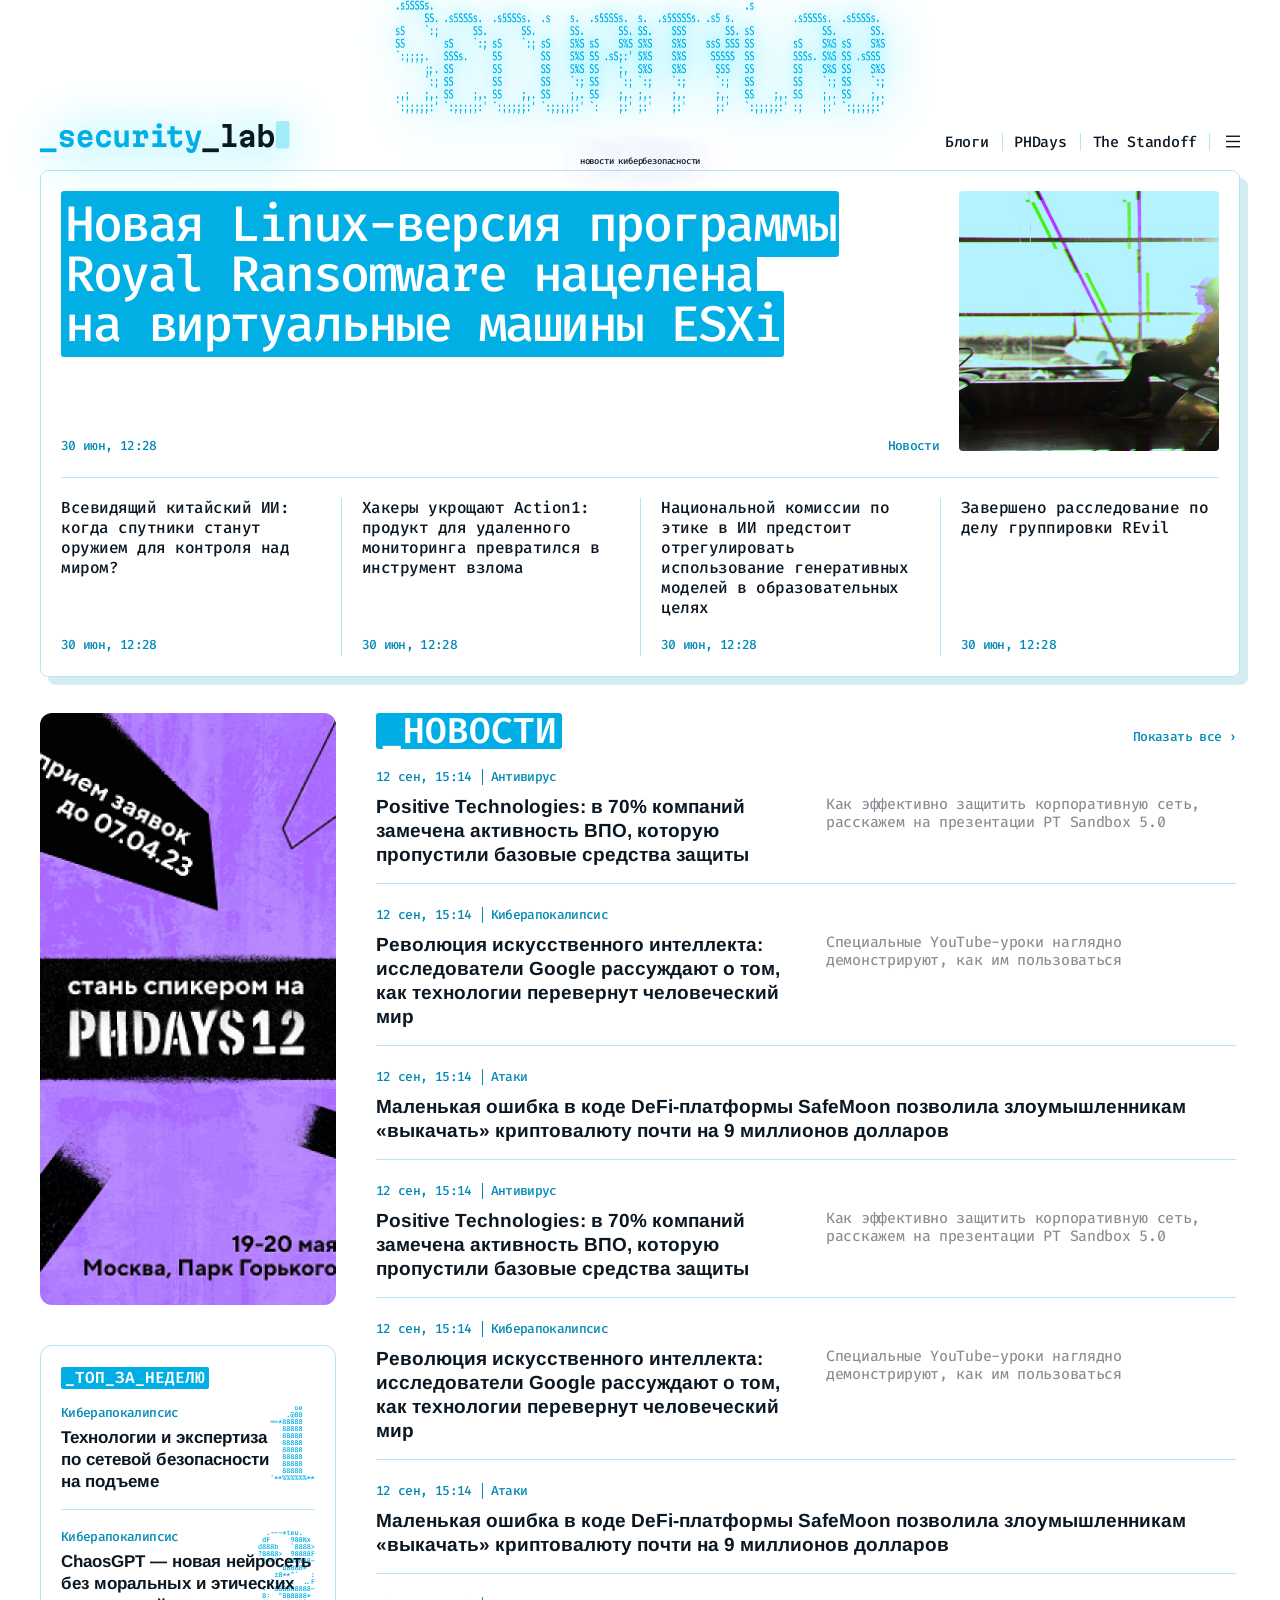
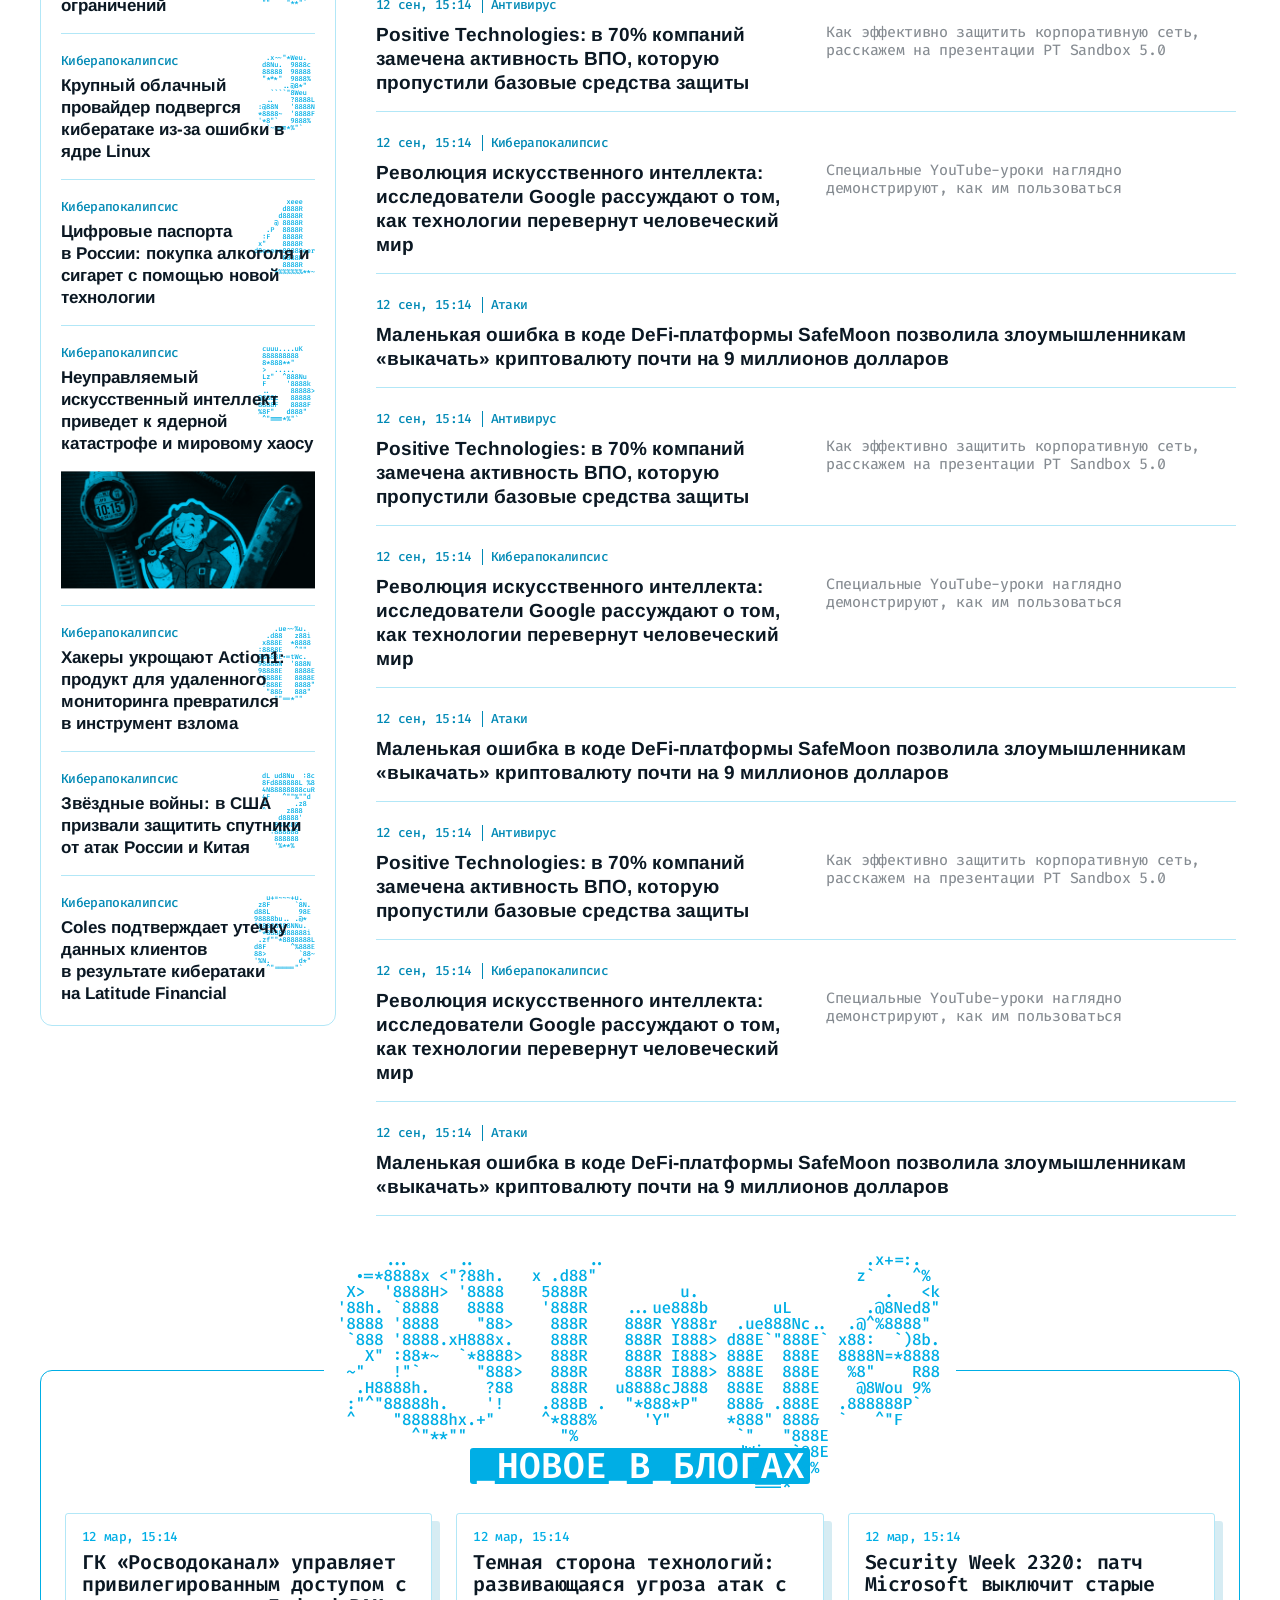
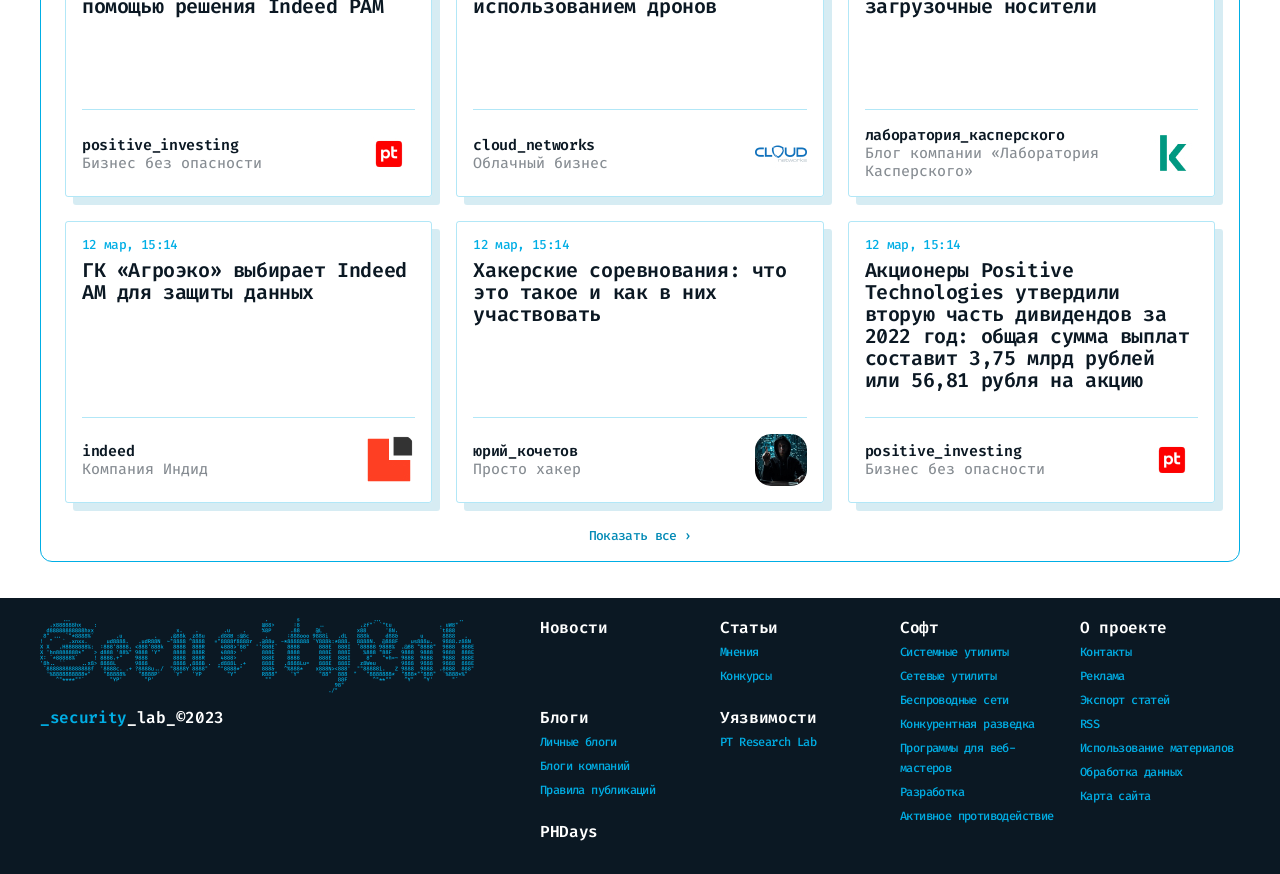
<file: index.html>
<!DOCTYPE html>
<html lang="ru">

<head>
    <meta charset="utf-8">
    <meta http-equiv="X-UA-Compatible" content="ie=edge">
    <title>SecurityLab</title>
    <!-- meta-->
    <meta name="viewport" content="width=device-width, initial-scale=1, shrink-to-fit=no">
    <meta name="description" content="">
    <meta name="theme-color" content="#ffffff">
    <!-- icon & css-->
    <link rel="icon" href="./image/favicon.ico" sizes="any">
    <link rel="icon" href="./image/icon.svg" type="image/svg+xml">
    <link rel="apple-touch-icon" href="./image/apple-touch-icon.png">
    <link rel="manifest" href="./manifest.json">
    <link href="./assets/css/vendors.css" rel="stylesheet">
    <link href="./assets/css/main.css" rel="stylesheet">
    <link rel="stylesheet" href="./assets/css/fonts.css">
</head>

<body>
    <div id="app">
        <header class="header-dest header__main">
            <div class="container">
                <div class="header content">
                    <div class="header-ascii">
                        <div class="header-ascii__art"></div>
                        <div class="header-ascii__lead">новости кибербезопасности</div>
                    </div>
                    <div class="header__block">
                        <div class="header-logo"><a href="./" title="SecurityLab">
                                <svg>
                                    <use href="./image/logo.svg#logo"></use>
                                </svg></a></div>
                        <div class="header__group">
                            <nav class="header-menu">
                                <ul>
                                    <li><a href="./blogs.html" title="Блоги">Блоги</a></li>
                                    <li><a href="#" title="PHDays">PHDays</a></li>
                                    <li><a href="#" title="The Standoff">The Standoff</a></li>
                                </ul>
                            </nav>
                            <div class="header-menu-bar"><a href="#" data-action="open-menu" title="Открыть меню">
                                    <svg>
                                        <use href="./image/icon/menu.svg#menu"></use>
                                    </svg></a></div>
                        </div>
                    </div>
                </div>
            </div>
        </header>
        <!-- Menu-->
        <div class="menu">
            <div class="menu-overlay" data-action="close-menu"></div>
            <div class="menu__container">
                <div class="menu__head">
                    <div class="menu__link menu__link--close"><a href="#" data-action="close-menu" title="Закрыть меню">
                            <svg>
                                <use href="./image/icon/close.svg#close"></use>
                            </svg></a></div>
                    <div class="menu__link menu__link--back"><a href="#" data-action="close-submenu" title="Назад">
                            <svg>
                                <use href="./image/icon/back.svg#back"></use>
                            </svg></a></div>
                </div>
                <div class="menu__main">
                    <nav class="menu-navigation">
                        <ul class="menu-navigation__list">
                            <li class="menu-navigation__item"><a href="#" class="menu-navigation__item__link"
                                    title="Новости">Новости</a></li>
                            <li class="menu-navigation__item"><a href="#" class="menu-navigation__item__link"
                                    title="Статьи">Статьи</a></li>
                            <li class="menu-navigation__item"><a href="#" class="menu-navigation__item__link"
                                    title="Уязвимости">Уязвимости</a></li>
                            <li class="menu-navigation__item"><a href="./blogs.html" class="menu-navigation__item__link"
                                    title="Блоги">Блоги</a></li>
                            <li class="menu-navigation__item">
                                <a href="#" class="menu-navigation__item__link" data-action="open-submenu"
                                    data-submenu="glossary" title="Глосарий"><span>Глосарий</span></a>
                                <ul class="menu-navigation__submenu" data-name="glossary">
                                    <li class="menu-navigation__item">
                                        <a href="#" class="menu-navigation__item__link"
                                            title="Терминология">Терминология</a>
                                    </li>
                                    <li class="menu-navigation__item">
                                        <a href="#" class="menu-navigation__item__link"
                                            title="Хакерские группировки">Хакерские группировки</a>
                                    </li>
                                    <li class="menu-navigation__item">
                                        <a href="#" class="menu-navigation__item__link"
                                            title="Каталог софта"><span>Каталог
                                                софта</span>
                                        </a>

                                    </li>
                                </ul>
                            </li>
                        </ul>
                    </nav>
                    <ul class="menu-info">
                        <li class="menu-info__item"><a href="#" title="Контакты">Контакты</a></li>
                        <li class="menu-info__item"><a href="#" title="Реклама">Реклама</a></li>
                        <li class="menu-info__item"><a href="#" title="Экспорт статей">Экспорт статей</a></li>
                        <li class="menu-info__item"><a href="#" title="Карта сайта">Карта сайта</a></li>
                    </ul>
                    <ul class="menu-social">
                        <li class="menu-social__item"><a href="tg://resolve?domain=SecLabNews" target="_blank"
                                title="Телеграм">
                                <svg>
                                    <use href="./image/icon/telegram.svg#telegram"></use>
                                </svg></a></li>
                        <li class="menu-social__item"><a href=".//twitter.com/SecurityLabnews" target="_blank"
                                title="Твиттер">
                                <svg>
                                    <use href="./image/icon/twitter.svg#twitter"></use>
                                </svg></a></li>
                        <li class="menu-social__item"><a href=".//vk.com/public47494392" target="_blank"
                                title="ВКонтакте">
                                <svg>
                                    <use href="./image/icon/vk.svg#vk"></use>
                                </svg></a></li>
                        <li class="menu-social__item"><a href="#" title="RSS">
                                <svg>
                                    <use href="./image/icon/rss.svg#rss"></use>
                                </svg></a></li>
                    </ul>
                </div>
                <div class="menu-search">
                    <form class="form menu-search__form" name="menu-search" action="./" autocomplete="off"
                        accept-charset="utf-8">
                        <fieldset class="form__line">
                            <input class="form__input" type="search" name="search" required placeholder="Поиск" value=""
                                title="Поиск">
                            <div class="form__button">
                                <div class="button button--search button--disabled"><a href="#" data-action="form-send"
                                        title="Найти">Найти</a></div>
                            </div>
                        </fieldset>
                    </form>
                </div>
            </div>
        </div>
        <!-- Menu end-->
        <main>
            <section id="main">
                <div class="container">
                    <div class="main content">
                        <h1 class="main__title">SecurityLab</h1>
                        <div class="main-list">
                            <article class="main-list__card">
                                <div class="main-list__head">
                                    <div class="main-list__title"><a href="./article.html"
                                            title="Новая Linux-версия программы Royal Ransomware нацелена на виртуальные машины ESXi">
                                            <h3><span class="animation-decode">Новая Linux-версия программы Royal
                                                    Ransomware нацелена на виртуальные машины ESXi</span></h3>
                                        </a></div>
                                    <div class="main-list__image"><a href="./article.html"
                                            title="Новая Linux-версия программы Royal Ransomware нацелена на виртуальные машины ESXi"><img
                                                src="./image/article/1.jpg" srcset="./image/article/1@2x.jpg 2x"
                                                loading="eager"
                                                alt="Новая Linux-версия программы Royal Ransomware нацелена на виртуальные машины ESXi"></a>
                                    </div>
                                </div>
                                <div class="main-list__details mar-top">
                                    <time class="main-list__date" datetime="2023-06-30">30 июн, 12:28</time>
                                    <ul class="main-list-tags">
                                        <li class="main-list-tags__tag"><a href="#" title="Новости">Новости</a></li>
                                    </ul>
                                </div>
                            </article>
                            <article class="main-list__card">
                                <div class="main-list__head">
                                    <div class="main-list__title"><a href="./article-image.html"
                                            title="Всевидящий китайский ИИ: когда спутники станут оружием для контроля над миром?">
                                            <h2>Всевидящий китайский ИИ: когда спутники станут оружием для контроля над
                                                миром?</h2>
                                        </a></div>
                                </div>
                                <div class="main-list__details">
                                    <time class="main-list__date" datetime="2023-06-30">30 июн, 12:28</time>
                                </div>
                            </article>
                            <article class="main-list__card">
                                <div class="main-list__head">
                                    <div class="main-list__title"><a href="./article-small-image.html"
                                            title="Хакеры укрощают Action1: продукт для удаленного мониторинга превратился в инструмент взлома">
                                            <h2>Хакеры укрощают Action1: продукт для удаленного мониторинга превратился
                                                в инструмент взлома</h2>
                                        </a></div>
                                </div>
                                <div class="main-list__details">
                                    <time class="main-list__date" datetime="2023-06-30">30 июн, 12:28</time>
                                </div>
                            </article>
                            <article class="main-list__card">
                                <div class="main-list__head">
                                    <div class="main-list__title"><a href="./article-image.html"
                                            title="Национальной комиссии по этике в ИИ предстоит отрегулировать использование генеративных моделей в образовательных целях">
                                            <h2>Национальной комиссии по этике в ИИ предстоит отрегулировать
                                                использование генеративных моделей в образовательных целях</h2>
                                        </a></div>
                                </div>
                                <div class="main-list__details">
                                    <time class="main-list__date" datetime="2023-06-30">30 июн, 12:28</time>
                                </div>
                            </article>
                            <article class="main-list__card">
                                <div class="main-list__head">
                                    <div class="main-list__title"><a href="./article-small-image.html"
                                            title="Завершено расследование по делу группировки REvil">
                                            <h2>Завершено расследование по делу группировки REvil</h2>
                                        </a></div>
                                </div>
                                <div class="main-list__details">
                                    <time class="main-list__date" datetime="2023-06-30">30 июн, 12:28</time>
                                </div>
                            </article>
                        </div>
                    </div>
                </div>
            </section>
            <section id="main-news">
                <div class="container">
                    <div class="main-news content">
                        <aside class="main-news__sidebar">
                            <div class="side__wrapper" id="sidebar">
                                <div class="main-news__banner"><a href="#" target="_blank"
                                        title="Стань спикером на PHDAYS12"><img src="./image/banner/phdays12.jpg"
                                            srcset="./image/banner/phdays12@2x.jpg 2x" loading="lazy"
                                            alt="PHDAYS12"></a>
                                </div>
                                <div class="main-news-top slider">
                                    <div class="main-news-top__title">
                                        <h2><span>_Топ_за_неделю</span></h2>
                                    </div>
                                    <div class="main-news-top-list swiper-wrapper full-height">
                                        <article class="main-news-top-list__item swiper-slide">
                                            <div class="main-news-top-list__count main-news-top-list__count-1"><img
                                                    src="./image/ascii/1.svg" alt="icon"></div>
                                            <div class="main-news-top-list__head">
                                                <time class="main-news-top-list__date" datetime="2023-06-30">30 июн,
                                                    12:28</time>
                                                <div class="main-news-top-list__rubric"><a href="#"
                                                        title="Киберапокалипсис">Киберапокалипсис</a></div>
                                            </div>
                                            <div class="main-news-top-list__title"><a href="./article.html"
                                                    title="Технологии и экспертиза по сетевой безопасности на подъеме">
                                                    <h4>Технологии и экспертиза по сетевой безопасности на подъеме</h4>
                                                </a></div>
                                        </article>
                                        <article class="main-news-top-list__item swiper-slide">
                                            <div class="main-news-top-list__count main-news-top-list__count-2"><img
                                                    src="./image/ascii/2.svg" alt="icon"></div>
                                            <div class="main-news-top-list__head">
                                                <time class="main-news-top-list__date" datetime="2023-06-30">30 июн,
                                                    12:28</time>
                                                <div class="main-news-top-list__rubric"><a href="#"
                                                        title="Киберапокалипсис">Киберапокалипсис</a></div>
                                            </div>
                                            <div class="main-news-top-list__title"><a href="./article.html"
                                                    title="ChaosGPT — новая нейросеть без моральных и этических ограничений">
                                                    <h4>ChaosGPT — новая нейросеть без моральных и этических ограничений
                                                    </h4>
                                                </a></div>
                                        </article>
                                        <article class="main-news-top-list__item swiper-slide">
                                            <div class="main-news-top-list__count main-news-top-list__count-3"><img
                                                    src="./image/ascii/3.svg" alt="icon"></div>
                                            <div class="main-news-top-list__head">
                                                <time class="main-news-top-list__date" datetime="2023-06-30">30 июн,
                                                    12:28</time>
                                                <div class="main-news-top-list__rubric"><a href="#"
                                                        title="Киберапокалипсис">Киберапокалипсис</a></div>
                                            </div>
                                            <div class="main-news-top-list__title"><a href="./article.html"
                                                    title="Крупный облачный провайдер подвергся кибератаке из-за ошибки в ядре Linux">
                                                    <h4>Крупный облачный провайдер подвергся кибератаке из-за ошибки в
                                                        ядре
                                                        Linux</h4>
                                                </a></div>
                                        </article>
                                        <article class="main-news-top-list__item swiper-slide">
                                            <div class="main-news-top-list__count main-news-top-list__count-4"><img
                                                    src="./image/ascii/4.svg" alt="icon"></div>
                                            <div class="main-news-top-list__head">
                                                <time class="main-news-top-list__date" datetime="2023-06-30">30 июн,
                                                    12:28</time>
                                                <div class="main-news-top-list__rubric"><a href="#"
                                                        title="Киберапокалипсис">Киберапокалипсис</a></div>
                                            </div>
                                            <div class="main-news-top-list__title"><a href="./article.html"
                                                    title="Цифровые паспорта в России: покупка алкоголя и сигарет с помощью новой технологии">
                                                    <h4>Цифровые паспорта в России: покупка алкоголя и сигарет с помощью
                                                        новой технологии</h4>
                                                </a></div>
                                        </article>
                                        <article class="main-news-top-list__item swiper-slide">
                                            <div class="main-news-top-list__count main-news-top-list__count-5"><img
                                                    src="./image/ascii/5.svg" alt="icon"></div>
                                            <div class="main-news-top-list__head">
                                                <time class="main-news-top-list__date" datetime="2023-06-30">30 июн,
                                                    12:28</time>
                                                <div class="main-news-top-list__rubric"><a href="#"
                                                        title="Киберапокалипсис">Киберапокалипсис</a></div>
                                            </div>
                                            <div class="main-news-top-list__title"><a href="./article.html"
                                                    title="Неуправляемый искусственный интеллект приведет к ядерной катастрофе и мировому хаосу">
                                                    <h4>Неуправляемый искусственный интеллект приведет к ядерной
                                                        катастрофе
                                                        и мировому хаосу</h4>
                                                </a></div>
                                            <div class="main-news-top-list__image"><a href="./article.html"
                                                    title="Неуправляемый искусственный интеллект приведет к ядерной катастрофе и мировому хаосу"><img
                                                        src="./image/article/2.jpg" srcset="./image/article/2@2x.jpg 2x"
                                                        loading="lazy"
                                                        alt="Неуправляемый искусственный интеллект приведет к ядерной катастрофе и мировому хаосу"></a>
                                            </div>
                                        </article>
                                        <article class="main-news-top-list__item swiper-slide">
                                            <div class="main-news-top-list__count main-news-top-list__count-6"><img
                                                    src="./image/ascii/6.svg" alt="icon"></div>
                                            <div class="main-news-top-list__head">
                                                <time class="main-news-top-list__date" datetime="2023-06-30">30 июн,
                                                    12:28</time>
                                                <div class="main-news-top-list__rubric"><a href="#"
                                                        title="Киберапокалипсис">Киберапокалипсис</a></div>
                                            </div>
                                            <div class="main-news-top-list__title"><a href="./article.html"
                                                    title="Хакеры укрощают Action1: продукт для удаленного мониторинга превратился в инструмент взлома">
                                                    <h4>Хакеры укрощают Action1: продукт для удаленного мониторинга
                                                        превратился в инструмент взлома</h4>
                                                </a></div>
                                        </article>
                                        <article class="main-news-top-list__item swiper-slide">
                                            <div class="main-news-top-list__count main-news-top-list__count-7"><img
                                                    src="./image/ascii/7.svg" alt="icon"></div>
                                            <div class="main-news-top-list__head">
                                                <time class="main-news-top-list__date" datetime="2023-06-30">30 июн,
                                                    12:28</time>
                                                <div class="main-news-top-list__rubric"><a href="#"
                                                        title="Киберапокалипсис">Киберапокалипсис</a></div>
                                            </div>
                                            <div class="main-news-top-list__title"><a href="./article.html"
                                                    title="Звёздные войны: в США призвали защитить спутники от атак России и Китая">
                                                    <h4>Звёздные войны: в США призвали защитить спутники от атак России
                                                        и Китая</h4>
                                                </a></div>
                                        </article>
                                        <article class="main-news-top-list__item swiper-slide">
                                            <div class="main-news-top-list__count main-news-top-list__count-8"><img
                                                    src="./image/ascii/8.svg" alt="icon"></div>
                                            <div class="main-news-top-list__head">
                                                <time class="main-news-top-list__date" datetime="2023-06-30">30 июн,
                                                    12:28</time>
                                                <div class="main-news-top-list__rubric"><a href="#"
                                                        title="Киберапокалипсис">Киберапокалипсис</a></div>
                                            </div>
                                            <div class="main-news-top-list__title"><a href="./article.html"
                                                    title="Coles подтверждает утечку данных клиентов в результате кибератаки на Latitude Financial">
                                                    <h4>Coles подтверждает утечку данных клиентов в результате
                                                        кибератаки
                                                        на Latitude Financial</h4>
                                                </a></div>
                                        </article>
                                    </div>
                                </div>
                            </div>
                        </aside>
                        <div class="main-news__main" id="main_content">
                            <div class="main-news__title">
                                <h2><span>_Новости</span></h2>
                            </div>
                            <div class="main-news__link"><a href="#" title="Показать все">Показать все &#8250;</a></div>
                            <div class="main-news-list">
                                <article class="main-news-list__item">
                                    <div class="main-news-list__head">
                                        <time class="main-news-list__date" datetime="2023-09-12">12 сен, 15:14</time>
                                        <div class="main-news-list__rubric"><a href="#" title="Антивирус">Антивирус</a>
                                        </div>
                                    </div>
                                    <div class="main-news-list__details">
                                        <div class="main-news-list__title"><a href="./article.html"
                                                title="Positive Technologies: в 70% компаний замечена активность ВПО, которую пропустили базовые средства защиты">
                                                <h4>Positive Technologies: в 70% компаний замечена активность ВПО,
                                                    которую пропустили базовые средства защиты</h4>
                                            </a></div>
                                        <div class="main-news-list__preview">
                                            <p>Как эффективно защитить корпоративную сеть, расскажем на презентации PT
                                                Sandbox 5.0</p>
                                        </div>
                                    </div>
                                </article>
                                <article class="main-news-list__item">
                                    <div class="main-news-list__head">
                                        <time class="main-news-list__date" datetime="2023-09-12">12 сен, 15:14</time>
                                        <div class="main-news-list__rubric"><a href="#"
                                                title="Киберапокалипсис">Киберапокалипсис</a></div>
                                    </div>
                                    <div class="main-news-list__details">
                                        <div class="main-news-list__title"><a href="./article.html"
                                                title="Революция искусственного интеллекта: исследователи Google рассуждают о том, как технологии перевернут человеческий мир">
                                                <h4>Революция искусственного интеллекта: исследователи Google рассуждают
                                                    о том, как технологии перевернут человеческий мир</h4>
                                            </a></div>
                                        <div class="main-news-list__preview">
                                            <p>Специальные YouTube-уроки наглядно демонстрируют, как им пользоваться</p>
                                        </div>
                                    </div>
                                </article>
                                <article class="main-news-list__item">
                                    <div class="main-news-list__head">
                                        <time class="main-news-list__date" datetime="2023-09-12">12 сен, 15:14</time>
                                        <div class="main-news-list__rubric"><a href="#" title="Атаки">Атаки</a></div>
                                    </div>
                                    <div class="main-news-list__details">
                                        <div class="main-news-list__title"><a href="./article.html"
                                                title="Маленькая ошибка в коде DeFi-платформы SafeMoon позволила злоумышленникам «выкачать» криптовалюту почти на 9 миллионов долларов">
                                                <h4>Маленькая ошибка в коде DeFi-платформы SafeMoon позволила
                                                    злоумышленникам «выкачать» криптовалюту почти на 9 миллионов
                                                    долларов</h4>
                                            </a></div>
                                    </div>
                                </article>
                                <article class="main-news-list__item">
                                    <div class="main-news-list__head">
                                        <time class="main-news-list__date" datetime="2023-09-12">12 сен, 15:14</time>
                                        <div class="main-news-list__rubric"><a href="#" title="Антивирус">Антивирус</a>
                                        </div>
                                    </div>
                                    <div class="main-news-list__details">
                                        <div class="main-news-list__title"><a href="./article.html"
                                                title="Positive Technologies: в 70% компаний замечена активность ВПО, которую пропустили базовые средства защиты">
                                                <h4>Positive Technologies: в 70% компаний замечена активность ВПО,
                                                    которую пропустили базовые средства защиты</h4>
                                            </a></div>
                                        <div class="main-news-list__preview">
                                            <p>Как эффективно защитить корпоративную сеть, расскажем на презентации PT
                                                Sandbox 5.0</p>
                                        </div>
                                    </div>
                                </article>
                                <article class="main-news-list__item">
                                    <div class="main-news-list__head">
                                        <time class="main-news-list__date" datetime="2023-09-12">12 сен, 15:14</time>
                                        <div class="main-news-list__rubric"><a href="#"
                                                title="Киберапокалипсис">Киберапокалипсис</a></div>
                                    </div>
                                    <div class="main-news-list__details">
                                        <div class="main-news-list__title"><a href="./article.html"
                                                title="Революция искусственного интеллекта: исследователи Google рассуждают о том, как технологии перевернут человеческий мир">
                                                <h4>Революция искусственного интеллекта: исследователи Google рассуждают
                                                    о том, как технологии перевернут человеческий мир</h4>
                                            </a></div>
                                        <div class="main-news-list__preview">
                                            <p>Специальные YouTube-уроки наглядно демонстрируют, как им пользоваться</p>
                                        </div>
                                    </div>
                                </article>
                                <article class="main-news-list__item">
                                    <div class="main-news-list__head">
                                        <time class="main-news-list__date" datetime="2023-09-12">12 сен, 15:14</time>
                                        <div class="main-news-list__rubric"><a href="#" title="Атаки">Атаки</a></div>
                                    </div>
                                    <div class="main-news-list__details">
                                        <div class="main-news-list__title"><a href="./article.html"
                                                title="Маленькая ошибка в коде DeFi-платформы SafeMoon позволила злоумышленникам «выкачать» криптовалюту почти на 9 миллионов долларов">
                                                <h4>Маленькая ошибка в коде DeFi-платформы SafeMoon позволила
                                                    злоумышленникам «выкачать» криптовалюту почти на 9 миллионов
                                                    долларов</h4>
                                            </a></div>
                                    </div>
                                </article>
                                <article class="main-news-list__item">
                                    <div class="main-news-list__head">
                                        <time class="main-news-list__date" datetime="2023-09-12">12 сен, 15:14</time>
                                        <div class="main-news-list__rubric"><a href="#" title="Антивирус">Антивирус</a>
                                        </div>
                                    </div>
                                    <div class="main-news-list__details">
                                        <div class="main-news-list__title"><a href="./article.html"
                                                title="Positive Technologies: в 70% компаний замечена активность ВПО, которую пропустили базовые средства защиты">
                                                <h4>Positive Technologies: в 70% компаний замечена активность ВПО,
                                                    которую пропустили базовые средства защиты</h4>
                                            </a></div>
                                        <div class="main-news-list__preview">
                                            <p>Как эффективно защитить корпоративную сеть, расскажем на презентации PT
                                                Sandbox 5.0</p>
                                        </div>
                                    </div>
                                </article>
                                <article class="main-news-list__item">
                                    <div class="main-news-list__head">
                                        <time class="main-news-list__date" datetime="2023-09-12">12 сен, 15:14</time>
                                        <div class="main-news-list__rubric"><a href="#"
                                                title="Киберапокалипсис">Киберапокалипсис</a></div>
                                    </div>
                                    <div class="main-news-list__details">
                                        <div class="main-news-list__title"><a href="./article.html"
                                                title="Революция искусственного интеллекта: исследователи Google рассуждают о том, как технологии перевернут человеческий мир">
                                                <h4>Революция искусственного интеллекта: исследователи Google рассуждают
                                                    о том, как технологии перевернут человеческий мир</h4>
                                            </a></div>
                                        <div class="main-news-list__preview">
                                            <p>Специальные YouTube-уроки наглядно демонстрируют, как им пользоваться</p>
                                        </div>
                                    </div>
                                </article>
                                <article class="main-news-list__item">
                                    <div class="main-news-list__head">
                                        <time class="main-news-list__date" datetime="2023-09-12">12 сен, 15:14</time>
                                        <div class="main-news-list__rubric"><a href="#" title="Атаки">Атаки</a></div>
                                    </div>
                                    <div class="main-news-list__details">
                                        <div class="main-news-list__title"><a href="./article.html"
                                                title="Маленькая ошибка в коде DeFi-платформы SafeMoon позволила злоумышленникам «выкачать» криптовалюту почти на 9 миллионов долларов">
                                                <h4>Маленькая ошибка в коде DeFi-платформы SafeMoon позволила
                                                    злоумышленникам «выкачать» криптовалюту почти на 9 миллионов
                                                    долларов</h4>
                                            </a></div>
                                    </div>
                                </article>
                                <article class="main-news-list__item">
                                    <div class="main-news-list__head">
                                        <time class="main-news-list__date" datetime="2023-09-12">12 сен, 15:14</time>
                                        <div class="main-news-list__rubric"><a href="#" title="Антивирус">Антивирус</a>
                                        </div>
                                    </div>
                                    <div class="main-news-list__details">
                                        <div class="main-news-list__title"><a href="./article.html"
                                                title="Positive Technologies: в 70% компаний замечена активность ВПО, которую пропустили базовые средства защиты">
                                                <h4>Positive Technologies: в 70% компаний замечена активность ВПО,
                                                    которую пропустили базовые средства защиты</h4>
                                            </a></div>
                                        <div class="main-news-list__preview">
                                            <p>Как эффективно защитить корпоративную сеть, расскажем на презентации PT
                                                Sandbox 5.0</p>
                                        </div>
                                    </div>
                                </article>
                                <article class="main-news-list__item">
                                    <div class="main-news-list__head">
                                        <time class="main-news-list__date" datetime="2023-09-12">12 сен, 15:14</time>
                                        <div class="main-news-list__rubric"><a href="#"
                                                title="Киберапокалипсис">Киберапокалипсис</a></div>
                                    </div>
                                    <div class="main-news-list__details">
                                        <div class="main-news-list__title"><a href="./article.html"
                                                title="Революция искусственного интеллекта: исследователи Google рассуждают о том, как технологии перевернут человеческий мир">
                                                <h4>Революция искусственного интеллекта: исследователи Google рассуждают
                                                    о том, как технологии перевернут человеческий мир</h4>
                                            </a></div>
                                        <div class="main-news-list__preview">
                                            <p>Специальные YouTube-уроки наглядно демонстрируют, как им пользоваться</p>
                                        </div>
                                    </div>
                                </article>
                                <article class="main-news-list__item">
                                    <div class="main-news-list__head">
                                        <time class="main-news-list__date" datetime="2023-09-12">12 сен, 15:14</time>
                                        <div class="main-news-list__rubric"><a href="#" title="Атаки">Атаки</a></div>
                                    </div>
                                    <div class="main-news-list__details">
                                        <div class="main-news-list__title"><a href="./article.html"
                                                title="Маленькая ошибка в коде DeFi-платформы SafeMoon позволила злоумышленникам «выкачать» криптовалюту почти на 9 миллионов долларов">
                                                <h4>Маленькая ошибка в коде DeFi-платформы SafeMoon позволила
                                                    злоумышленникам «выкачать» криптовалюту почти на 9 миллионов
                                                    долларов</h4>
                                            </a></div>
                                    </div>
                                </article>
                                <article class="main-news-list__item">
                                    <div class="main-news-list__head">
                                        <time class="main-news-list__date" datetime="2023-09-12">12 сен, 15:14</time>
                                        <div class="main-news-list__rubric"><a href="#" title="Антивирус">Антивирус</a>
                                        </div>
                                    </div>
                                    <div class="main-news-list__details">
                                        <div class="main-news-list__title"><a href="./article.html"
                                                title="Positive Technologies: в 70% компаний замечена активность ВПО, которую пропустили базовые средства защиты">
                                                <h4>Positive Technologies: в 70% компаний замечена активность ВПО,
                                                    которую пропустили базовые средства защиты</h4>
                                            </a></div>
                                        <div class="main-news-list__preview">
                                            <p>Как эффективно защитить корпоративную сеть, расскажем на презентации PT
                                                Sandbox 5.0</p>
                                        </div>
                                    </div>
                                </article>
                                <article class="main-news-list__item">
                                    <div class="main-news-list__head">
                                        <time class="main-news-list__date" datetime="2023-09-12">12 сен, 15:14</time>
                                        <div class="main-news-list__rubric"><a href="#"
                                                title="Киберапокалипсис">Киберапокалипсис</a></div>
                                    </div>
                                    <div class="main-news-list__details">
                                        <div class="main-news-list__title"><a href="./article.html"
                                                title="Революция искусственного интеллекта: исследователи Google рассуждают о том, как технологии перевернут человеческий мир">
                                                <h4>Революция искусственного интеллекта: исследователи Google рассуждают
                                                    о том, как технологии перевернут человеческий мир</h4>
                                            </a></div>
                                        <div class="main-news-list__preview">
                                            <p>Специальные YouTube-уроки наглядно демонстрируют, как им пользоваться</p>
                                        </div>
                                    </div>
                                </article>
                                <article class="main-news-list__item">
                                    <div class="main-news-list__head">
                                        <time class="main-news-list__date" datetime="2023-09-12">12 сен, 15:14</time>
                                        <div class="main-news-list__rubric"><a href="#" title="Атаки">Атаки</a></div>
                                    </div>
                                    <div class="main-news-list__details">
                                        <div class="main-news-list__title"><a href="./article.html"
                                                title="Маленькая ошибка в коде DeFi-платформы SafeMoon позволила злоумышленникам «выкачать» криптовалюту почти на 9 миллионов долларов">
                                                <h4>Маленькая ошибка в коде DeFi-платформы SafeMoon позволила
                                                    злоумышленникам «выкачать» криптовалюту почти на 9 миллионов
                                                    долларов</h4>
                                            </a></div>
                                    </div>
                                </article>
                            </div>
                            <div class="main-news__button">
                                <div class="button"><a href="#" title="Загрузить еще 10 новостей">Загрузить еще 10
                                        новостей</a></div>
                            </div>
                        </div>
                    </div>
                </div>
            </section>
            <section id="main-blogs">
                <div class="container">
                    <div class="main-blogs content">
                        <div class="main-blogs__image"><img class="" src="./image/ascii/blogs.svg" alt="Blogs">

                        </div>
                        <div class="main-blogs__title">
                            <h2><span>_Hовое_в_блогах</span></h2>
                        </div>
                        <div class="main-blogs-list">
                            <article class="main-blogs-list__item">
                                <div class="main-blogs-list__head">
                                    <div class="main-blogs-list__group">
                                        <div class="main-blogs-list__name"><a href="#" title="Positive_Investing">
                                                <h3>Positive_Investing</h3>
                                            </a></div>
                                        <div class="main-blogs-list__desc">Бизнес без опасности</div>
                                    </div>
                                    <div class="main-blogs-list__image"><a href="#" title="Positive_Investing"><img
                                                src="./image/blog/1.jpg" srcset="./image/blog/1@2x.jpg 2x"
                                                loading="lazy" alt="Positive_Investing"></a></div>
                                </div>
                                <div class="main-blogs-list__details">
                                    <div class="main-blogs-list__title"><a href="./article.html"
                                            title="ГК «Росводоканал» управляет привилегированным доступом с помощью решения Indeed PAM">
                                            <h2>ГК «Росводоканал» управляет привилегированным доступом с помощью решения
                                                Indeed PAM</h2>
                                        </a></div>
                                    <time class="main-blogs-list__date" datetime="2023-03-12">12 мар, 15:14</time>
                                </div>
                            </article>
                            <article class="main-blogs-list__item">
                                <div class="main-blogs-list__head">
                                    <div class="main-blogs-list__group">
                                        <div class="main-blogs-list__name"><a href="#" title="Cloud_Networks">
                                                <h3>Cloud_Networks</h3>
                                            </a></div>
                                        <div class="main-blogs-list__desc">Облачный бизнес</div>
                                    </div>
                                    <div class="main-blogs-list__image"><a href="#" title="Cloud_Networks"><img
                                                src="./image/blog/2.jpg" srcset="./image/blog/2@2x.jpg 2x"
                                                loading="lazy" alt="Cloud_Networks"></a></div>
                                </div>
                                <div class="main-blogs-list__details">
                                    <div class="main-blogs-list__title"><a href="./article.html"
                                            title="Темная сторона технологий: развивающаяся угроза атак с использованием дронов">
                                            <h2>Темная сторона технологий: развивающаяся угроза атак с использованием
                                                дронов</h2>
                                        </a></div>
                                    <time class="main-blogs-list__date" datetime="2023-03-12">12 мар, 15:14</time>
                                </div>
                            </article>
                            <article class="main-blogs-list__item">
                                <div class="main-blogs-list__head">
                                    <div class="main-blogs-list__group">
                                        <div class="main-blogs-list__name"><a href="#" title="Лаборатория_Касперского">
                                                <h3>Лаборатория_Касперского</h3>
                                            </a></div>
                                        <div class="main-blogs-list__desc">Блог компании «Лаборатория Касперского»</div>
                                    </div>
                                    <div class="main-blogs-list__image"><a href="#" title="Лаборатория_Касперского"><img
                                                src="./image/blog/3.jpg" srcset="./image/blog/3@2x.jpg 2x"
                                                loading="lazy" alt="Лаборатория_Касперского"></a></div>
                                </div>
                                <div class="main-blogs-list__details">
                                    <div class="main-blogs-list__title"><a href="./article.html"
                                            title="Security Week 2320: патч Microsoft выключит старые загрузочные носители">
                                            <h2>Security Week 2320: патч Microsoft выключит старые загрузочные носители
                                            </h2>
                                        </a></div>
                                    <time class="main-blogs-list__date" datetime="2023-03-12">12 мар, 15:14</time>
                                </div>
                            </article>
                            <article class="main-blogs-list__item">
                                <div class="main-blogs-list__head">
                                    <div class="main-blogs-list__group">
                                        <div class="main-blogs-list__name">
                                            <a href="#" title="indeed">
                                                <h3>indeed</h3>
                                            </a>
                                        </div>
                                        <div class="main-blogs-list__desc">Компания Индид</div>
                                    </div>
                                    <div class="main-blogs-list__image"><a href="#" title="indeed"><img
                                                src="./image/blog/4.jpg" srcset="./image/blog/4@2x.jpg 2x"
                                                loading="lazy" alt="indeed"></a></div>
                                </div>
                                <div class="main-blogs-list__details">
                                    <div class="main-blogs-list__title"><a href="./article.html"
                                            title="ГК «Агроэко» выбирает Indeed AM для защиты данных">
                                            <h2>ГК «Агроэко» выбирает Indeed AM для защиты данных</h2>
                                        </a></div>
                                    <time class="main-blogs-list__date" datetime="2023-03-12">12 мар, 15:14</time>
                                </div>
                            </article>
                            <article class="main-blogs-list__item">
                                <div class="main-blogs-list__head">
                                    <div class="main-blogs-list__group">
                                        <div class="main-blogs-list__name"><a href="#" title="Юрий_Кочетов">
                                                <h3>Юрий_Кочетов</h3>
                                            </a></div>
                                        <div class="main-blogs-list__desc">Просто хакер</div>
                                    </div>
                                    <div class="main-blogs-list__image"><a href="#" title="Юрий_Кочетов"><img
                                                src="./image/blog/5.jpg" srcset="./image/blog/5@2x.jpg 2x"
                                                loading="lazy" alt="Юрий_Кочетов"></a></div>
                                </div>
                                <div class="main-blogs-list__details">
                                    <div class="main-blogs-list__title"><a href="./article.html"
                                            title="Хакерские соревнования: что это такое и как в них участвовать">
                                            <h2>Хакерские соревнования: что это такое и как в них участвовать</h2>
                                        </a></div>
                                    <time class="main-blogs-list__date" datetime="2023-03-12">12 мар, 15:14</time>
                                </div>
                            </article>
                            <article class="main-blogs-list__item">
                                <div class="main-blogs-list__head">
                                    <div class="main-blogs-list__group">
                                        <div class="main-blogs-list__name"><a href="#" title="Positive_Investing">
                                                <h3>Positive_Investing</h3>
                                            </a></div>
                                        <div class="main-blogs-list__desc">Бизнес без опасности</div>
                                    </div>
                                    <div class="main-blogs-list__image"><a href="#" title="Positive_Investing"><img
                                                src="./image/blog/1.jpg" srcset="./image/blog/1@2x.jpg 2x"
                                                loading="lazy" alt="Positive_Investing"></a></div>
                                </div>
                                <div class="main-blogs-list__details">
                                    <div class="main-blogs-list__title"><a href="./article.html"
                                            title="Акционеры Positive Technologies утвердили вторую часть дивидендов за 2022 год: общая сумма выплат составит 3,75 млрд рублей или 56,81 рубля на акцию">
                                            <h2>Акционеры Positive Technologies утвердили вторую часть дивидендов за
                                                2022 год: общая сумма выплат составит 3,75 млрд рублей или 56,81 рубля
                                                на акцию</h2>
                                        </a></div>
                                    <time class="main-blogs-list__date" datetime="2023-03-12">12 мар, 15:14</time>
                                </div>
                            </article>
                            <div class="main-blogs-list__link"><a href="./blogs.html" title="Показать все">Показать все
                                    &#8250;</a></div>
                        </div>
                    </div>
                </div>
            </section>
        </main>
        <footer>
            <div class="container">
                <div class="footer content">
                    <div class="footer__main">
                        <div class="footer-ascii">
                            <div class="footer-ascii__art"><img src="./image/ascii/logo-1.svg" alt="SecurityLab"></div>
                        </div>
                        <div class="footer-copyright">_security<span>_lab_&copy;2023</span></div>
                    </div>
                    <div class="footer__navigation">
                        <div class="footer__group">
                            <nav class="footer-menu">
                                <div class="footer-menu__title"><a href="#" title="Новости">Новости</a></div>
                            </nav>
                            <nav class="footer-menu">
                                <div class="footer-menu__title"><a href="./blogs.html" title="Блоги">Блоги</a></div>
                                <ul class="footer-menu__list">
                                    <li class="footer-menu__item"><a href="#" title="Личные блоги">Личные блоги</a></li>
                                    <li class="footer-menu__item"><a href="#" title="Блоги компаний">Блоги компаний</a>
                                    </li>
                                    <li class="footer-menu__item"><a href="#" title="Правила публикаций">Правила
                                            публикаций</a></li>
                                </ul>
                            </nav>
                            <nav class="footer-menu">
                                <div class="footer-menu__title"><a href="#" title="Статьи">Статьи</a></div>
                                <ul class="footer-menu__list">
                                    <li class="footer-menu__item"><a href="#" title="Мнения">Мнения</a></li>
                                    <li class="footer-menu__item"><a href="#" title="Конкурсы">Конкурсы</a></li>
                                </ul>
                            </nav>
                            <nav class="footer-menu">
                                <div class="footer-menu__title"><a href="#" title="Уязвимости">Уязвимости</a></div>
                                <ul class="footer-menu__list">
                                    <li class="footer-menu__item"><a href="#" title="PT Research Lab">PT Research
                                            Lab</a></li>
                                </ul>
                            </nav>
                        </div>
                        <div class="footer__group">
                            <nav class="footer-menu">
                                <div class="footer-menu__title"><a href="#" title="Софт">Софт</a></div>
                                <ul class="footer-menu__list">
                                    <li class="footer-menu__item"><a href="#" title="Системные утилиты">Системные
                                            утилиты</a></li>
                                    <li class="footer-menu__item"><a href="#" title="Сетевые утилиты">Сетевые
                                            утилиты</a></li>
                                    <li class="footer-menu__item"><a href="#" title="Беспроводные сети">Беспроводные
                                            сети</a></li>
                                    <li class="footer-menu__item"><a href="#" title="Конкурентная разведка">Конкурентная
                                            разведка</a></li>
                                    <li class="footer-menu__item"><a href="#"
                                            title="Программы для веб-мастеров">Программы для веб-мастеров</a></li>
                                    <li class="footer-menu__item"><a href="#" title="Разработка">Разработка</a></li>
                                    <li class="footer-menu__item"><a href="#" title="Активное противодействие">Активное
                                            противодействие</a></li>
                                </ul>
                            </nav>
                            <nav class="footer-menu">
                                <div class="footer-menu__title"><a href="#" title="О проекте">О проекте</a></div>
                                <ul class="footer-menu__list">
                                    <li class="footer-menu__item"><a href="#" title="Контакты">Контакты</a></li>
                                    <li class="footer-menu__item"><a href="#" title="Реклама">Реклама</a></li>
                                    <li class="footer-menu__item"><a href="#" title="Экспорт статей">Экспорт статей</a>
                                    </li>
                                    <li class="footer-menu__item"><a href="#" title="RSS">RSS</a></li>
                                    <li class="footer-menu__item"><a href="#"
                                            title="Использование материалов">Использование материалов</a></li>
                                    <li class="footer-menu__item"><a href="#" title="Обработка данных">Обработка
                                            данных</a></li>
                                    <li class="footer-menu__item"><a href="#" title="Карта сайта">Карта сайта</a></li>
                                </ul>
                            </nav>
                        </div>
                        <div class="footer__group">
                            <nav class="footer-menu">
                                <div class="footer-menu__title"><a href="#" title="PHDays">PHDays</a></div>
                            </nav>
                        </div>
                    </div>
                </div>
            </div>
        </footer>
    </div>
    <!-- js-->
    <script defer src="./assets/js/vendors.js"></script>
    <script defer src="./assets/js/main.js"></script>
    <!-- <script src="./assets/js/sidebar.js"></script> -->
</body>

</html>
</file>
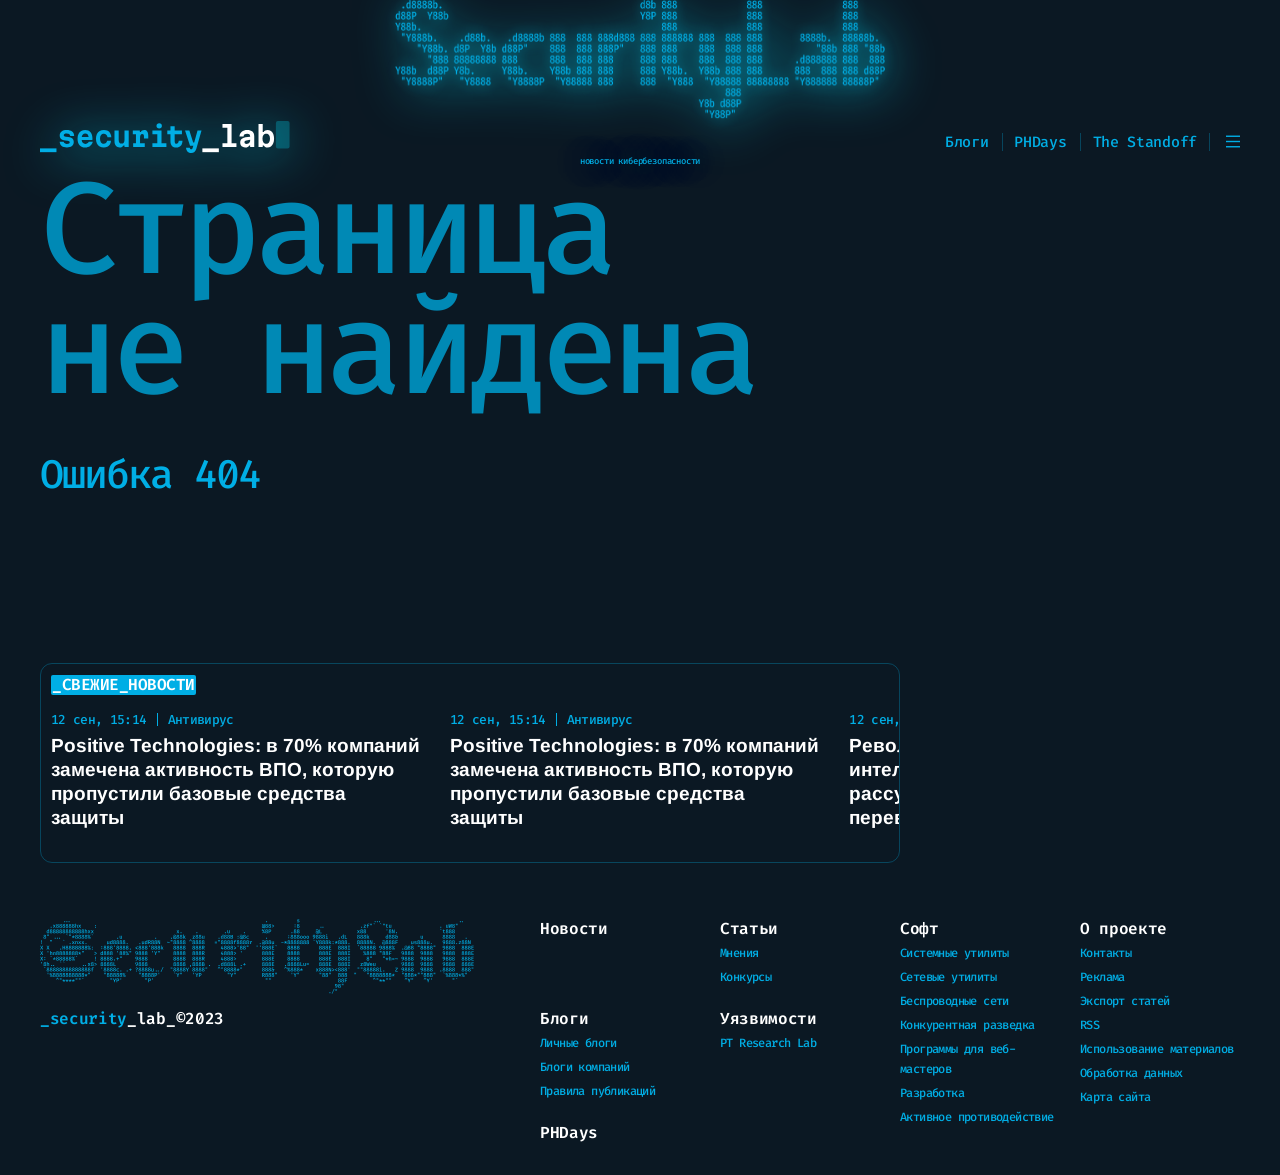
<file: 404_page.html>
<!DOCTYPE html>
<html lang="ru">

<head>
  <meta charset="utf-8">
  <meta http-equiv="X-UA-Compatible" content="ie=edge">
  <title>404 Page</title>
  <!-- meta-->
  <meta name="viewport" content="width=device-width, initial-scale=1, shrink-to-fit=no">
  <meta name="description" content="">
  <meta name="theme-color" content="#ffffff">
  <!-- icon & css-->
  <link rel="icon" href="./image/favicon.ico" sizes="any">
  <link rel="icon" href="./image/icon.svg" type="image/svg+xml">
  <link rel="apple-touch-icon" href="./image/apple-touch-icon.png">
  <link rel="manifest" href="./manifest.json">
  <link rel="stylesheet" href="https://cdn.jsdelivr.net/npm/swiper@10/swiper-bundle.min.css" />
  <link href="./assets/css/vendors.css?v=ca186b9" rel="stylesheet">
  <link href="./assets/css/main.css?v=e735e71" rel="stylesheet">
  <link rel="stylesheet" href="./assets/css/fonts.css">
</head>

<body class="bark-bg">
  <div id="app">
    <header class="header-dest">
      <div class="container">
        <div class="header content">
          <div class="header-ascii">
            <div class="header-ascii__art"></div>
            <div class="header-ascii__lead bbb">новости кибербезопасности</div>
          </div>
          <div class="header__block">
            <div class="header-logo">
              <a href="./" title="SecurityLab">
                <svg>
                  <use href="./image/logo-white.svg#logo"></use>
                </svg>
              </a>
            </div>
            <!-- <div class="header-logo-mb">
              <a href="./" title="SecurityLab">
                <svg>
                  <use href="./image/icon/menu-red.svg#logo"></use>
                </svg>
              </a>
            </div> -->
            <div class="header__group">
              <nav class="header-menu">
                <ul>
                  <li><a href="./blogs.html" title="Блоги">Блоги</a></li>
                  <li><a href="#" title="PHDays">PHDays</a></li>
                  <li><a href="#" title="The Standoff">The Standoff</a></li>
                </ul>
              </nav>
              <div class="header-menu-bar-b header-menu-bar"><a href="#" data-action="open-menu" title="Открыть меню">
                  <svg>
                    <use href="./image/icon/menu.svg#menu"></use>
                  </svg></a></div>
            </div>
          </div>
        </div>
      </div>
    </header>
    <!-- Menu-->
    <div class="menu">
      <div class="menu-overlay" data-action="close-menu"></div>
      <div class="menu__container">
        <div class="menu__head">
          <div class="menu__link menu__link--close"><a href="#" data-action="close-menu" title="Закрыть меню">
              <svg>
                <use href="./image/icon/close.svg#close"></use>
              </svg></a></div>
          <div class="menu__link menu__link--back"><a href="#" data-action="close-submenu" title="Назад">
              <svg>
                <use href="./image/icon/back.svg#back"></use>
              </svg></a></div>
        </div>
        <div class="menu__main">
          <nav class="menu-navigation">
            <ul class="menu-navigation__list">
              <li class="menu-navigation__item"><a href="#" class="menu-navigation__item__link"
                  title="Новости">Новости</a></li>
              <li class="menu-navigation__item"><a href="#" class="menu-navigation__item__link"
                  title="Статьи">Статьи</a></li>
              <li class="menu-navigation__item"><a href="#" class="menu-navigation__item__link"
                  title="Уязвимости">Уязвимости</a></li>
              <li class="menu-navigation__item"><a href="./blogs.html" class="menu-navigation__item__link"
                  title="Блоги">Блоги</a></li>
              <li class="menu-navigation__item">
                <a href="#" class="menu-navigation__item__link" data-action="open-submenu" data-submenu="glossary"
                  title="Глосарий"><span>Глосарий</span></a>
                <ul class="menu-navigation__submenu" data-name="glossary">
                  <li class="menu-navigation__item">
                    <a href="#" class="menu-navigation__item__link" title="Терминология">Терминология</a>
                  </li>
                  <li class="menu-navigation__item">
                    <a href="#" class="menu-navigation__item__link" title="Хакерские группировки">Хакерские
                      группировки</a>
                  </li>
                  <li class="menu-navigation__item">
                    <a href="#" class="menu-navigation__item__link" title="Каталог софта"><span>Каталог
                        софта</span>
                    </a>

                  </li>
                </ul>
              </li>
            </ul>
          </nav>
          <ul class="menu-info">
            <li class="menu-info__item"><a href="#" title="Контакты">Контакты</a></li>
            <li class="menu-info__item"><a href="#" title="Реклама">Реклама</a></li>
            <li class="menu-info__item"><a href="#" title="Экспорт статей">Экспорт статей</a></li>
            <li class="menu-info__item"><a href="#" title="Карта сайта">Карта сайта</a></li>
          </ul>
          <ul class="menu-social">
            <li class="menu-social__item"><a href="tg://resolve?domain=SecLabNews" target="_blank" title="Телеграм">
                <svg>
                  <use href="./image/icon/telegram.svg#telegram"></use>
                </svg></a></li>
            <li class="menu-social__item"><a href=".//twitter.com/SecurityLabnews" target="_blank" title="Твиттер">
                <svg>
                  <use href="./image/icon/twitter.svg#twitter"></use>
                </svg></a></li>
            <li class="menu-social__item"><a href=".//vk.com/public47494392" target="_blank" title="ВКонтакте">
                <svg>
                  <use href="./image/icon/vk.svg#vk"></use>
                </svg></a></li>
            <li class="menu-social__item"><a href="#" title="RSS">
                <svg>
                  <use href="./image/icon/rss.svg#rss"></use>
                </svg></a></li>
          </ul>
        </div>
        <div class="menu-search">
          <form class="form menu-search__form" name="menu-search" action="./" autocomplete="off" accept-charset="utf-8">
            <fieldset class="form__line">
              <input class="form__input" type="search" name="search" required placeholder="Поиск" value=""
                title="Поиск">
              <div class="form__button">
                <div class="button button--search button--disabled"><a href="#" data-action="form-send"
                    title="Найти">Найти</a></div>
              </div>
            </fieldset>
          </form>
        </div>
      </div>
    </div>
    <!-- Menu end-->
    <main>
      <section id="article">
        <div class="container">
          <div class="article content">
            <aside class="article__sidebar false-none">
              <div class="side-wrapper" id="sidebar">
                <div class="main-news__banner border12"><a href="#" target="_blank"
                    title="Стань спикером на PHDAYS12"><img src="./image/banner/phdays12.jpg"
                      srcset="./image/banner/phdays12@2x.jpg 2x" loading="lazy" alt="PHDAYS12"></a>
                </div>
              </div>

            </aside>
            <article class="" id="main_content">
              <div class="false__title">
                Страница<br>
                не найдена
              </div>
              <div class="false__title-mb">
                Error
                404
              </div>
              <div class="false__subtitle">
                Ошибка 404
              </div>
              <div class="" id="main-news">
                <div class="container-fluid ">
                  <div class="main-news__main overx border-dest">
                    <div class="main-news-list__title net">
                      <h2><span>_СВЕЖИЕ_НОВОСТИ</span></h2>
                    </div>
                    <div class="">
                      <div class="">




                        <div class="swiper">
                          <!-- Additional required wrapper -->
                          <div class="swiper-wrapper">
                            <!-- Slides -->
                            <div class="swiper-slide">
                              <article class="main-news-list__item">
                                <div class="main-news-list__head glos-news-head">
                                  <time class="main-news-list__date dte" datetime="2023-09-12">12
                                    сен,
                                    15:14</time>
                                  <div class="main-news-list__rubric"><a href="#" title="Антивирус">Антивирус</a>
                                  </div>
                                </div>
                                <div class="main-news-list__details">
                                  <div class="main-news-list__title"><a href="./article.html"
                                      title="Positive Technologies: в 70% компаний замечена активность ВПО, которую пропустили базовые средства защиты">
                                      <h4 class="white__text">Positive Technologies: в 70% компаний замечена
                                        активность
                                        ВПО,
                                        которую пропустили базовые средства защиты</h4>
                                    </a></div>

                                </div>
                              </article>
                            </div>
                            <div class="swiper-slide">
                              <article class="main-news-list__item">
                                <div class="main-news-list__head glos-news-head">
                                  <time class="main-news-list__date dte" datetime="2023-09-12">12
                                    сен,
                                    15:14</time>
                                  <div class="main-news-list__rubric"><a href="#" title="Антивирус">Антивирус</a>
                                  </div>
                                </div>
                                <div class="main-news-list__details">
                                  <div class="main-news-list__title"><a href="./article.html"
                                      title="Positive Technologies: в 70% компаний замечена активность ВПО, которую пропустили базовые средства защиты">
                                      <h4 class="white__text">Positive Technologies: в 70% компаний замечена
                                        активность
                                        ВПО,
                                        которую пропустили базовые средства защиты</h4>
                                    </a></div>

                                </div>
                              </article>
                            </div>
                            <div class="swiper-slide">
                              <article class="main-news-list__item">
                                <div class="main-news-list__head glos-news-head">
                                  <time class="main-news-list__date dte" datetime="2023-09-12">12
                                    сен,
                                    15:14</time>
                                  <div class="main-news-list__rubric"><a href="#"
                                      title="Киберапокалипсис">Киберапокалипсис</a>
                                  </div>
                                </div>
                                <div class="main-news-list__details">
                                  <div class="main-news-list__title"><a href="./article.html"
                                      title="Революция искусственного интеллекта: исследователи Google рассуждают о том, как технологии перевернут человеческий мир">
                                      <h4 class="white__text">Революция искусственного интеллекта: исследователи
                                        Google
                                        рассуждают
                                        о том, как технологии перевернут человеческий мир
                                      </h4>
                                    </a></div>

                                </div>
                              </article>
                            </div>
                          </div>

                        </div>
                      </div>

                    </div>
                  </div>
                  <a class="all__articles-btn blue-btn mob-none">
                    Прейти к ленте новостей
                  </a>
                </div>
              </div>
            </article>

          </div>

        </div>
      </section>
    </main>
    <footer>
      <div class="container">
        <div class="footer content">
          <div class="footer__main">
            <div class="footer-ascii">
              <div class="footer-ascii__art"><img src="./image/ascii/logo-1.svg" alt="SecurityLab"></div>
            </div>
            <div class="footer-copyright">_security<span>_lab_&copy;2023</span></div>
          </div>
          <div class="footer__navigation">
            <div class="footer__group">
              <nav class="footer-menu">
                <div class="footer-menu__title"><a href="#" title="Новости">Новости</a></div>
              </nav>
              <nav class="footer-menu">
                <div class="footer-menu__title"><a href="./blogs.html" title="Блоги">Блоги</a></div>
                <ul class="footer-menu__list">
                  <li class="footer-menu__item"><a href="#" title="Личные блоги">Личные блоги</a></li>
                  <li class="footer-menu__item"><a href="#" title="Блоги компаний">Блоги компаний</a>
                  </li>
                  <li class="footer-menu__item"><a href="#" title="Правила публикаций">Правила
                      публикаций</a></li>
                </ul>
              </nav>
              <nav class="footer-menu">
                <div class="footer-menu__title"><a href="#" title="Статьи">Статьи</a></div>
                <ul class="footer-menu__list">
                  <li class="footer-menu__item"><a href="#" title="Мнения">Мнения</a></li>
                  <li class="footer-menu__item"><a href="#" title="Конкурсы">Конкурсы</a></li>
                </ul>
              </nav>
              <nav class="footer-menu">
                <div class="footer-menu__title"><a href="#" title="Уязвимости">Уязвимости</a></div>
                <ul class="footer-menu__list">
                  <li class="footer-menu__item"><a href="#" title="PT Research Lab">PT Research
                      Lab</a></li>
                </ul>
              </nav>
            </div>
            <div class="footer__group">
              <nav class="footer-menu">
                <div class="footer-menu__title"><a href="#" title="Софт">Софт</a></div>
                <ul class="footer-menu__list">
                  <li class="footer-menu__item"><a href="#" title="Системные утилиты">Системные
                      утилиты</a></li>
                  <li class="footer-menu__item"><a href="#" title="Сетевые утилиты">Сетевые
                      утилиты</a></li>
                  <li class="footer-menu__item"><a href="#" title="Беспроводные сети">Беспроводные
                      сети</a></li>
                  <li class="footer-menu__item"><a href="#" title="Конкурентная разведка">Конкурентная
                      разведка</a></li>
                  <li class="footer-menu__item"><a href="#" title="Программы для веб-мастеров">Программы для
                      веб-мастеров</a></li>
                  <li class="footer-menu__item"><a href="#" title="Разработка">Разработка</a></li>
                  <li class="footer-menu__item"><a href="#" title="Активное противодействие">Активное
                      противодействие</a></li>
                </ul>
              </nav>
              <nav class="footer-menu">
                <div class="footer-menu__title"><a href="#" title="О проекте">О проекте</a></div>
                <ul class="footer-menu__list">
                  <li class="footer-menu__item"><a href="#" title="Контакты">Контакты</a></li>
                  <li class="footer-menu__item"><a href="#" title="Реклама">Реклама</a></li>
                  <li class="footer-menu__item"><a href="#" title="Экспорт статей">Экспорт статей</a>
                  </li>
                  <li class="footer-menu__item"><a href="#" title="RSS">RSS</a></li>
                  <li class="footer-menu__item"><a href="#" title="Использование материалов">Использование
                      материалов</a></li>
                  <li class="footer-menu__item"><a href="#" title="Обработка данных">Обработка
                      данных</a></li>
                  <li class="footer-menu__item"><a href="#" title="Карта сайта">Карта сайта</a></li>
                </ul>
              </nav>
            </div>
            <div class="footer__group">
              <nav class="footer-menu">
                <div class="footer-menu__title"><a href="#" title="PHDays">PHDays</a></div>
              </nav>
            </div>
          </div>
        </div>
      </div>
    </footer>
  </div>
  <!-- js-->
  <script defer src="./assets/js/vendors.js?v=da32d7a"></script>


  <script defer src="./assets/js/main.js?v=4c15106"></script>
  <script src="https://cdn.jsdelivr.net/npm/swiper@10/swiper-bundle.min.js"></script>
  <script>
    var swiper = new Swiper(".swiper", {
      slidesPerView: 2.2,
      spaceBetween: 30,
      pagination: {
        el: ".swiper-pagination",
        clickable: true,
      },
      breakpoints: {
        // when window width is >= 640px
        100: {
          slidesPerView: 1.2,
          spaceBetween: 30,
        },
        // when window width is >= 768px
        768: {
          slidesPerView: 2.2,
          spaceBetween: 30,
        },
      },
    });
  </script>
  <script src="./assets/js/sidebar.js"></script>
</body>

</html>
</file>
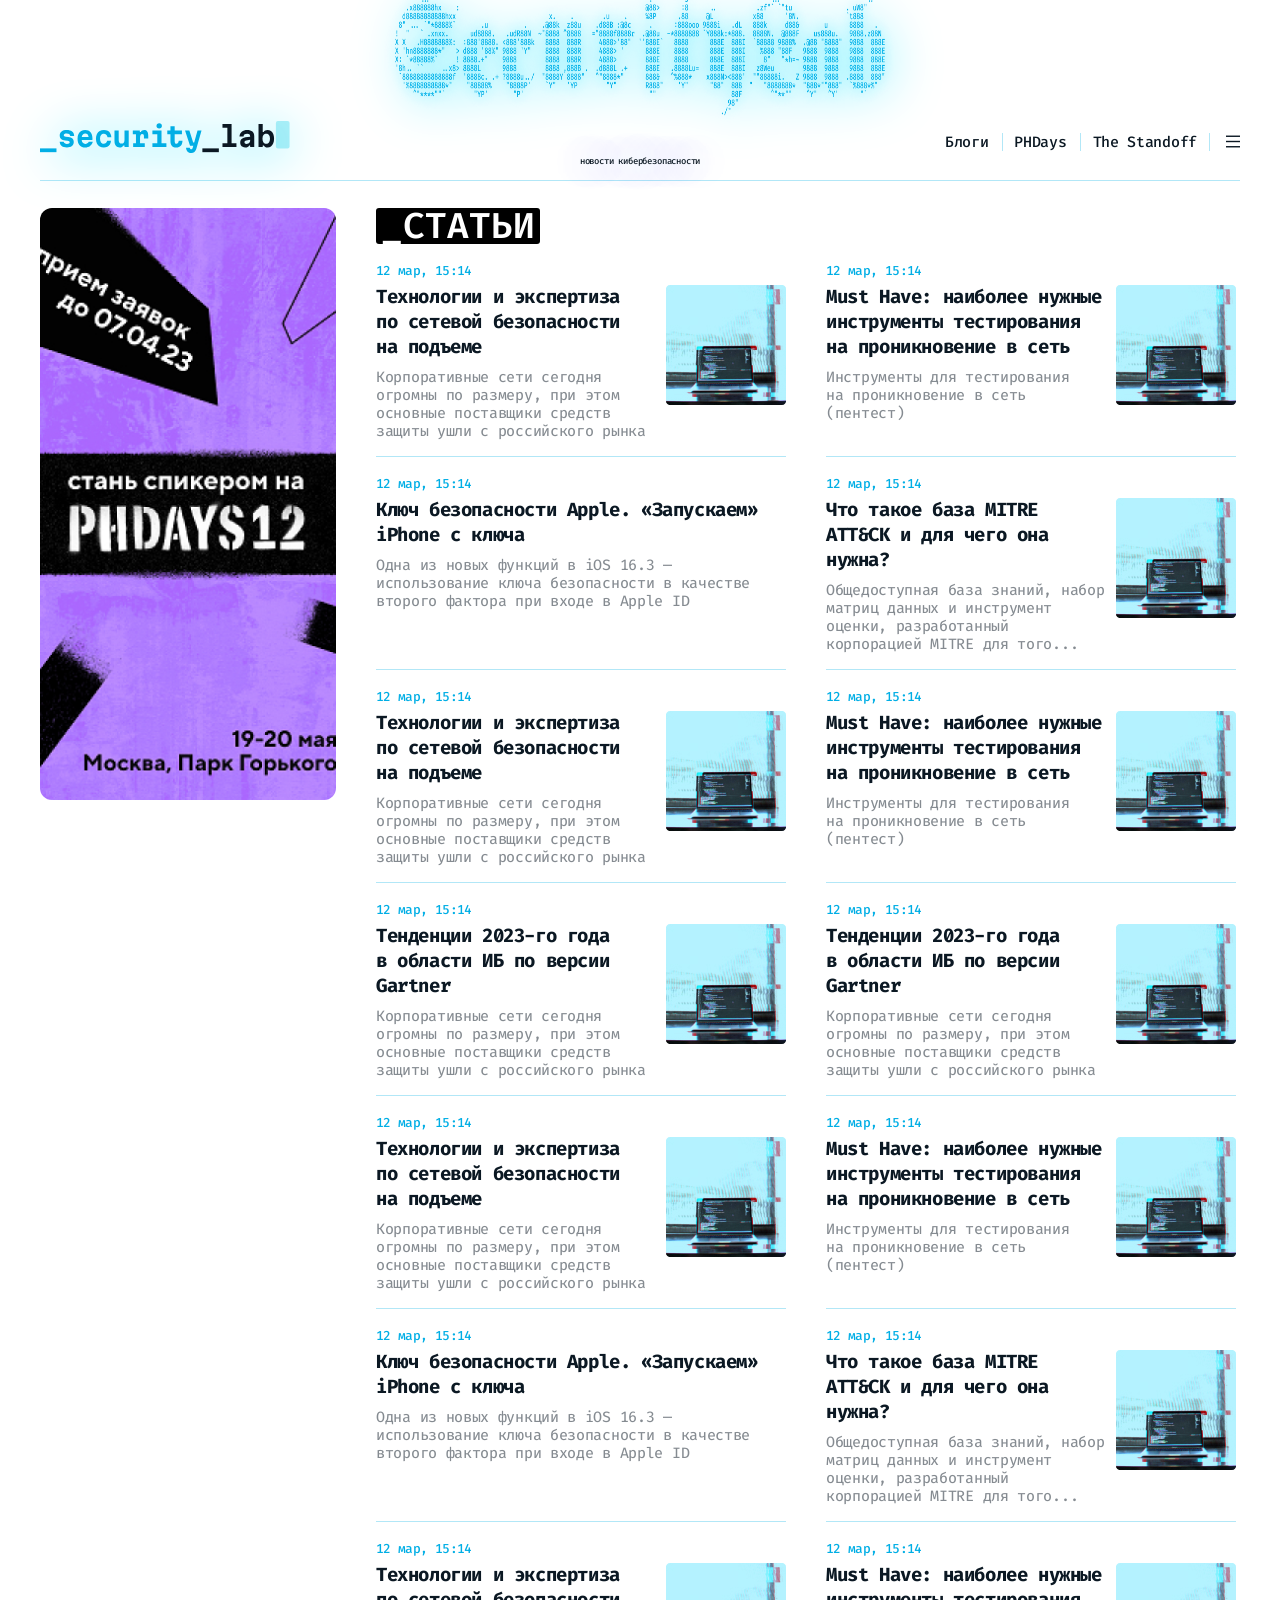
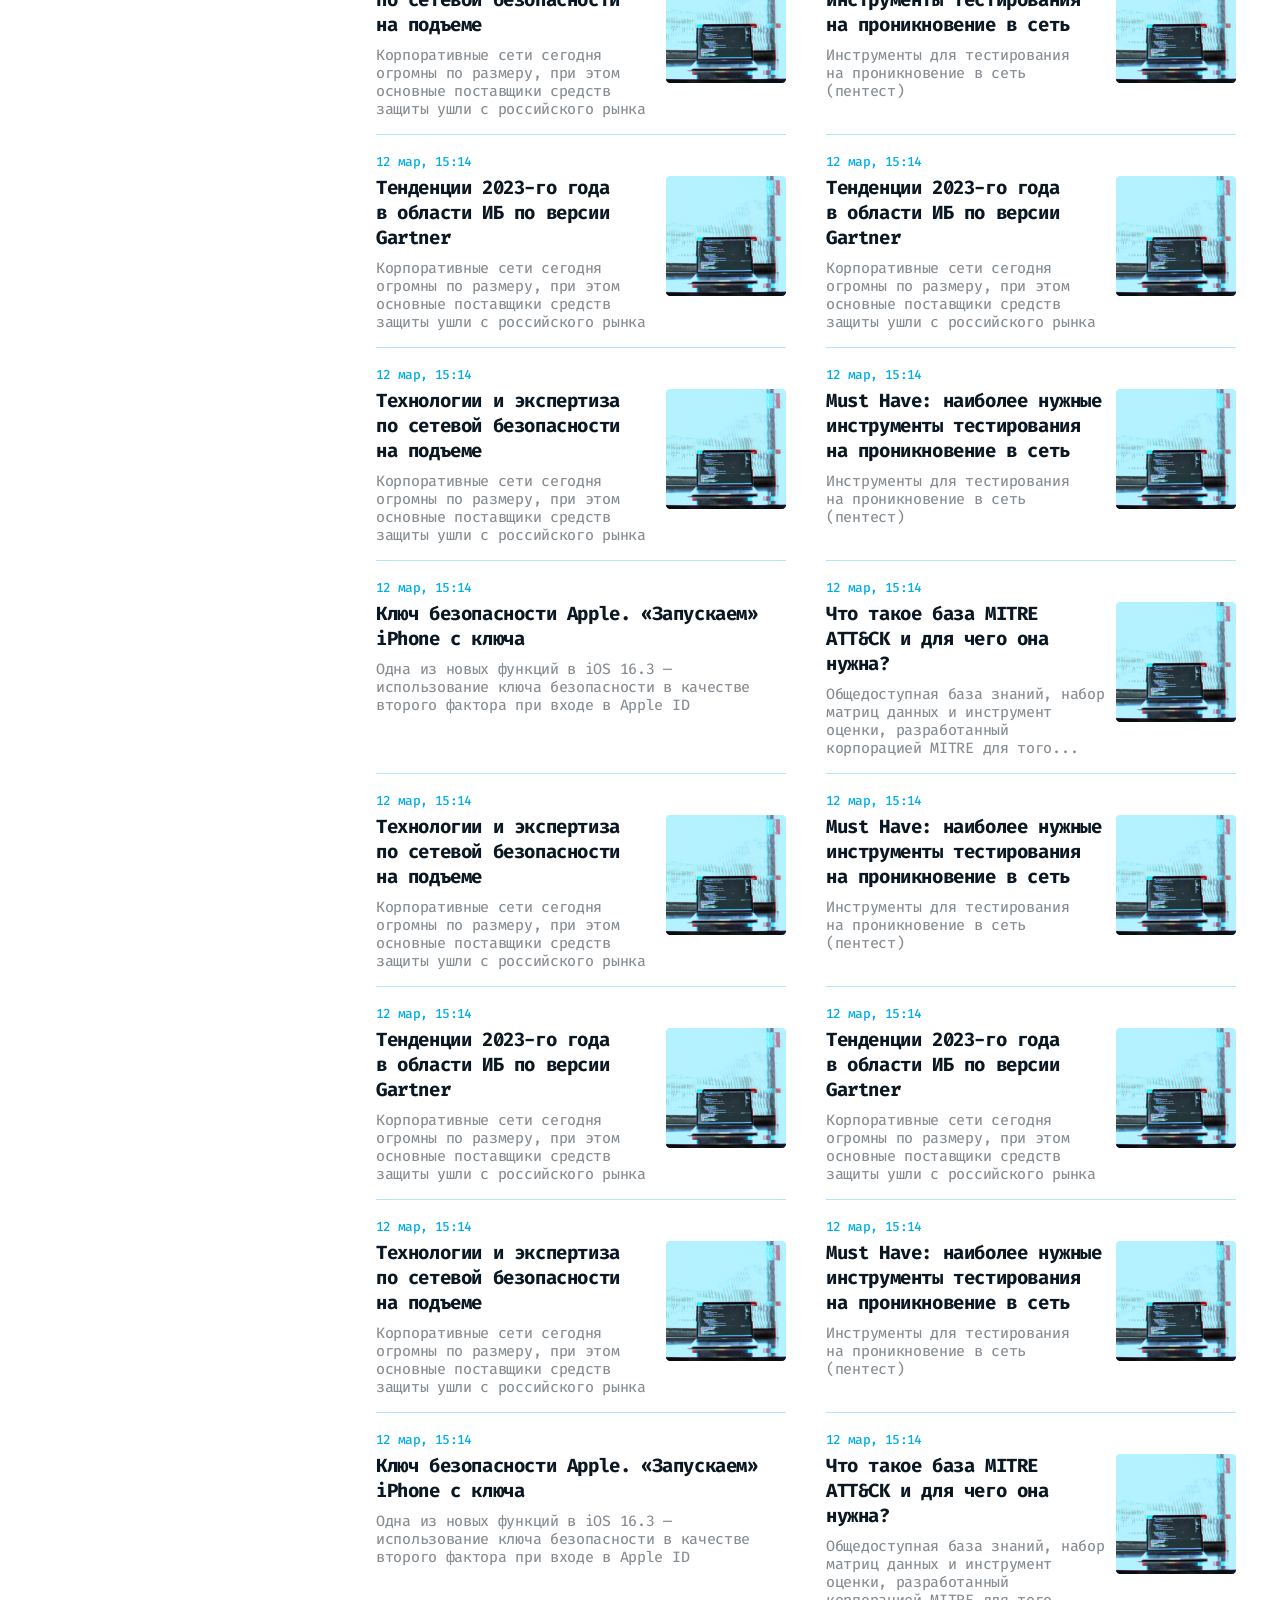
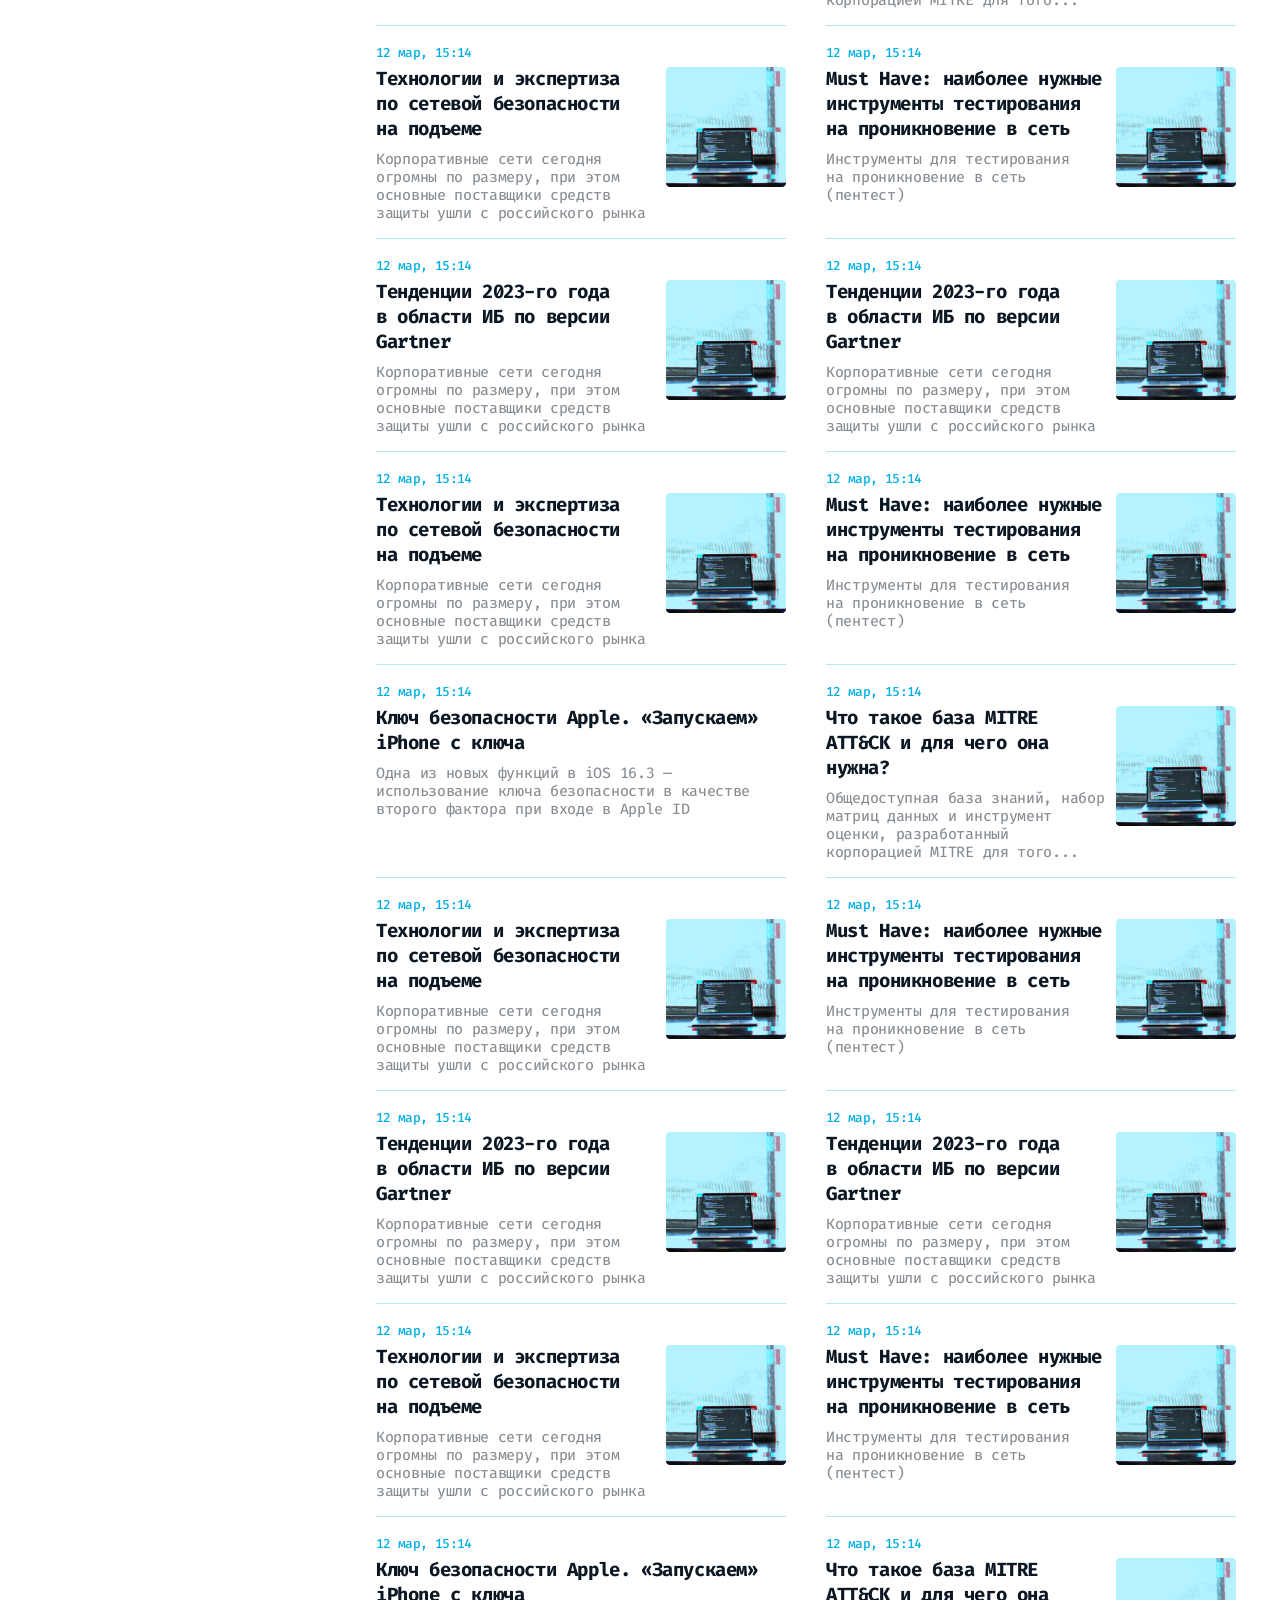
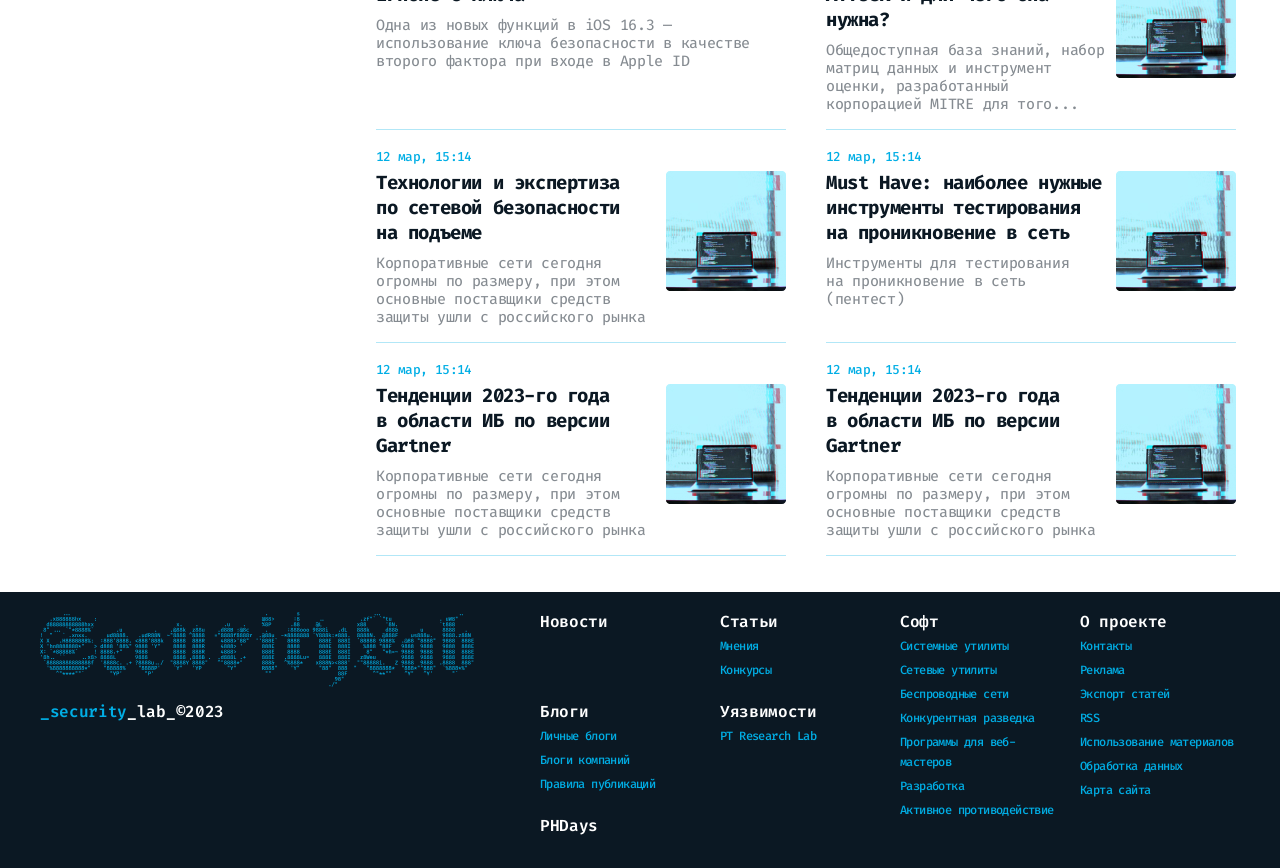
<file: all_articles.html>
<!DOCTYPE html>
<html lang="ru">

<head>
  <meta charset="utf-8">
  <meta http-equiv="X-UA-Compatible" content="ie=edge">
  <title>All_articles</title>
  <!-- meta-->
  <meta name="viewport" content="width=device-width, initial-scale=1, shrink-to-fit=no">
  <meta name="description" content="">
  <meta name="theme-color" content="#ffffff">
  <!-- icon & css-->
  <link rel="icon" href="./image/favicon.ico" sizes="any">
  <link rel="icon" href="./image/icon.svg" type="image/svg+xml">
  <link rel="apple-touch-icon" href="./image/apple-touch-icon.png">
  <link rel="manifest" href="./manifest.json">
  <link href="./assets/css/vendors.css?v=ca186b9" rel="stylesheet">
  <link href="./assets/css/main.css?v=e735e71" rel="stylesheet">
  <link rel="stylesheet" href="./assets/css/fonts.css">
</head>

<body>
  <div id="app">
    <header class="ad header-dest all-art__header">
      <div class="container bordb-t border-none">
        <div class="header content art border">
          <div class="header-ascii">
            <div class="header-ascii__art"></div>
            <div class="header-ascii__lead">новости кибербезопасности</div>
          </div>
          <div class="header__block ">
            <div class="header-logo"><a href="./" title="SecurityLab">
                <svg>
                  <use href="./image/logo.svg#logo"></use>
                </svg></a></div>
            <div class="header__group">
              <nav class="header-menu">
                <ul>
                  <li><a href="./blogs.html" title="Блоги">Блоги</a></li>
                  <li><a href="#" title="PHDays">PHDays</a></li>
                  <li><a href="#" title="The Standoff">The Standoff</a></li>
                </ul>
              </nav>
              <div class="header-menu-bar"><a href="#" data-action="open-menu" title="Открыть меню">
                  <svg>
                    <use href="./image/icon/menu.svg#menu"></use>
                  </svg></a></div>
            </div>
          </div>
        </div>
      </div>
    </header>
    <!-- Menu-->
    <div class="menu">
      <div class="menu-overlay" data-action="close-menu"></div>
      <div class="menu__container">
        <div class="menu__head">
          <div class="menu__link menu__link--close"><a href="#" data-action="close-menu" title="Закрыть меню">
              <svg>
                <use href="./image/icon/close.svg#close"></use>
              </svg></a></div>
          <div class="menu__link menu__link--back"><a href="#" data-action="close-submenu" title="Назад">
              <svg>
                <use href="./image/icon/back.svg#back"></use>
              </svg></a></div>
        </div>
        <div class="menu__main">
          <nav class="menu-navigation">
            <ul class="menu-navigation__list">
              <li class="menu-navigation__item"><a href="#" class="menu-navigation__item__link"
                  title="Новости">Новости</a></li>
              <li class="menu-navigation__item"><a href="#" class="menu-navigation__item__link"
                  title="Статьи">Статьи</a></li>
              <li class="menu-navigation__item"><a href="#" class="menu-navigation__item__link"
                  title="Уязвимости">Уязвимости</a></li>
              <li class="menu-navigation__item"><a href="./blogs.html" class="menu-navigation__item__link"
                  title="Блоги">Блоги</a></li>
              <li class="menu-navigation__item">
                <a href="#" class="menu-navigation__item__link" data-action="open-submenu" data-submenu="glossary"
                  title="Глосарий"><span>Глосарий</span></a>
                <ul class="menu-navigation__submenu" data-name="glossary">
                  <li class="menu-navigation__item">
                    <a href="#" class="menu-navigation__item__link" title="Терминология">Терминология</a>
                  </li>
                  <li class="menu-navigation__item">
                    <a href="#" class="menu-navigation__item__link" title="Хакерские группировки">Хакерские
                      группировки</a>
                  </li>
                  <li class="menu-navigation__item">
                    <a href="#" class="menu-navigation__item__link" title="Каталог софта"><span>Каталог
                        софта</span>
                    </a>

                  </li>
                </ul>
              </li>
            </ul>
          </nav>
          <ul class="menu-info">
            <li class="menu-info__item"><a href="#" title="Контакты">Контакты</a></li>
            <li class="menu-info__item"><a href="#" title="Реклама">Реклама</a></li>
            <li class="menu-info__item"><a href="#" title="Экспорт статей">Экспорт статей</a></li>
            <li class="menu-info__item"><a href="#" title="Карта сайта">Карта сайта</a></li>
          </ul>
          <ul class="menu-social">
            <li class="menu-social__item"><a href="tg://resolve?domain=SecLabNews" target="_blank" title="Телеграм">
                <svg>
                  <use href="./image/icon/telegram.svg#telegram"></use>
                </svg></a></li>
            <li class="menu-social__item"><a href=".//twitter.com/SecurityLabnews" target="_blank" title="Твиттер">
                <svg>
                  <use href="./image/icon/twitter.svg#twitter"></use>
                </svg></a></li>
            <li class="menu-social__item"><a href=".//vk.com/public47494392" target="_blank" title="ВКонтакте">
                <svg>
                  <use href="./image/icon/vk.svg#vk"></use>
                </svg></a></li>
            <li class="menu-social__item"><a href="#" title="RSS">
                <svg>
                  <use href="./image/icon/rss.svg#rss"></use>
                </svg></a></li>
          </ul>
        </div>
        <div class="menu-search">
          <form class="form menu-search__form" name="menu-search" action="./" autocomplete="off" accept-charset="utf-8">
            <fieldset class="form__line">
              <input class="form__input" type="search" name="search" required placeholder="Поиск" value=""
                title="Поиск">
              <div class="form__button">
                <div class="button button--search button--disabled"><a href="#" data-action="form-send"
                    title="Найти">Найти</a></div>
              </div>
            </fieldset>
          </form>
        </div>
      </div>
    </div>
    <!-- Menu end-->
    <main>
      <section id="main-news">
        <div class="container">
          <div class="main-news content">
            <aside class="main-news__sidebar blog_sidebar bottom-sidebar">
              <div class="side-wrapper" id="sidebar">
                <div class="main-news__banner">
                  <a href="#" target="_blank" title="Стань спикером на PHDAYS12"><img src="./image/banner/phdays12.jpg"
                      srcset="./image/banner/phdays12@2x.jpg 2x" loading="lazy" alt="PHDAYS12"></a>
                </div>
              </div>

            </aside>
            <div class="main-news__main" id="main_content">

              <div class="all__articles-wrap">

                <h1 class="title tet mt16">_Статьи</h1>
                <div class="articles__box">
                  <div class="articles__box-item item-article">
                    <div class="item-article-content">
                      <span class="blog__date">12 мар, 15:14</span>
                      <span class="blog__name">
                        Технологии и экспертиза по сетевой безопасности на подъеме
                      </span>
                      <p class="article__descr-text">
                        Корпоративные сети сегодня огромны по размеру, при этом основные поставщики средств защиты
                        ушли с российского рынка
                      </p>
                    </div>
                    <div class="item-article-img">
                      <img src="image/all__articles/image.jpg" alt="">
                    </div>
                  </div>
                  <div class="articles__box-item item-article">
                    <div class="item-article-content">
                      <span class="blog__date">12 мар, 15:14</span>
                      <span class="blog__name">
                        Must Have: наиболее нужные инструменты тестирования на проникновение в сеть
                      </span>
                      <p class="article__descr-text">
                        Инструменты для тестирования на проникновение в сеть (пентест)
                      </p>
                    </div>
                    <div class="item-article-img">
                      <img src="image/all__articles/image.jpg" alt="">
                    </div>
                  </div>
                  <div class="articles__box-item item-article">
                    <div class="item-article-content">
                      <span class="blog__date">12 мар, 15:14</span>
                      <span class="blog__name">
                        Ключ безопасности Apple. «Запускаем» iPhone с ключа
                      </span>
                      <p class="article__descr-text">
                        Одна из новых функций в iOS 16.3 — использование ключа безопасности в качестве второго фактора
                        при входе в Apple ID
                      </p>
                    </div>
                    <div class="item-article-img no-img">
                      <img src="image/all__articles/image.jpg" alt="">
                    </div>
                  </div>
                  <div class="articles__box-item item-article">
                    <div class="item-article-content">
                      <span class="blog__date">12 мар, 15:14</span>
                      <span class="blog__name">
                        Что такое база MITRE ATT&CK и для чего она нужна?
                      </span>
                      <p class="article__descr-text">
                        Общедоступная база знаний, набор матриц данных и инструмент оценки, разработанный корпорацией
                        MITRE для того...
                      </p>
                    </div>
                    <div class="item-article-img">
                      <img src="image/all__articles/image.jpg" alt="">
                    </div>
                  </div>
                  <div class="articles__box-item item-article">
                    <div class="item-article-content">
                      <span class="blog__date">12 мар, 15:14</span>
                      <span class="blog__name">
                        Технологии и экспертиза по сетевой безопасности на подъеме
                      </span>
                      <p class="article__descr-text">
                        Корпоративные сети сегодня огромны по размеру, при этом основные поставщики средств защиты ушли
                        с российского рынка
                      </p>
                    </div>
                    <div class="item-article-img">
                      <img src="image/all__articles/image.jpg" alt="">
                    </div>
                  </div>
                  <div class="articles__box-item item-article">
                    <div class="item-article-content">
                      <span class="blog__date">12 мар, 15:14</span>
                      <span class="blog__name">
                        Must Have: наиболее нужные инструменты тестирования на проникновение в сеть
                      </span>
                      <p class="article__descr-text">
                        Инструменты для тестирования на проникновение в сеть (пентест)
                      </p>
                    </div>
                    <div class="item-article-img">
                      <img src="image/all__articles/image.jpg" alt="">
                    </div>
                  </div>
                  <div class="articles__box-item item-article">
                    <div class="item-article-content">
                      <span class="blog__date">12 мар, 15:14</span>
                      <span class="blog__name">
                        Тенденции 2023-го года в&nbsp;области&nbsp;ИБ по&nbsp;версии Gartner
                      </span>
                      <p class="article__descr-text">
                        Корпоративные сети сегодня огромны по размеру, при этом основные поставщики средств защиты
                        ушли с российского рынка
                      </p>
                    </div>
                    <div class="item-article-img">
                      <img src="image/all__articles/image.jpg" alt="">
                    </div>
                  </div>
                  <div class="articles__box-item item-article">
                    <div class="item-article-content">
                      <span class="blog__date">12 мар, 15:14</span>
                      <span class="blog__name">
                        Тенденции 2023-го года в&nbsp;области&nbsp;ИБ по&nbsp;версии Gartner
                      </span>
                      <p class="article__descr-text">
                        Корпоративные сети сегодня огромны по размеру, при этом основные поставщики средств защиты
                        ушли с российского рынка
                      </p>
                    </div>
                    <div class="item-article-img">
                      <img src="image/all__articles/image.jpg" alt="">
                    </div>
                  </div>
                  <div class="articles__box-item item-article">
                    <div class="item-article-content">
                      <span class="blog__date">12 мар, 15:14</span>
                      <span class="blog__name">
                        Технологии и экспертиза по сетевой безопасности на подъеме
                      </span>
                      <p class="article__descr-text">
                        Корпоративные сети сегодня огромны по размеру, при этом основные поставщики средств защиты
                        ушли с российского рынка
                      </p>
                    </div>
                    <div class="item-article-img">
                      <img src="image/all__articles/image.jpg" alt="">
                    </div>
                  </div>
                  <div class="articles__box-item item-article">
                    <div class="item-article-content">
                      <span class="blog__date">12 мар, 15:14</span>
                      <span class="blog__name">
                        Must Have: наиболее нужные инструменты тестирования на проникновение в сеть
                      </span>
                      <p class="article__descr-text">
                        Инструменты для тестирования на проникновение в сеть (пентест)
                      </p>
                    </div>
                    <div class="item-article-img">
                      <img src="image/all__articles/image.jpg" alt="">
                    </div>
                  </div>
                  <div class="articles__box-item item-article">
                    <div class="item-article-content">
                      <span class="blog__date">12 мар, 15:14</span>
                      <span class="blog__name">
                        Ключ безопасности Apple. «Запускаем» iPhone с ключа
                      </span>
                      <p class="article__descr-text">
                        Одна из новых функций в iOS 16.3 — использование ключа безопасности в качестве второго фактора
                        при входе в Apple ID
                      </p>
                    </div>
                    <div class="item-article-img no-img">
                      <img src="image/all__articles/image.jpg" alt="">
                    </div>
                  </div>
                  <div class="articles__box-item item-article">
                    <div class="item-article-content">
                      <span class="blog__date">12 мар, 15:14</span>
                      <span class="blog__name">
                        Что такое база MITRE ATT&CK и для чего она нужна?
                      </span>
                      <p class="article__descr-text">
                        Общедоступная база знаний, набор матриц данных и инструмент оценки, разработанный корпорацией
                        MITRE для того...
                      </p>
                    </div>
                    <div class="item-article-img">
                      <img src="image/all__articles/image.jpg" alt="">
                    </div>
                  </div>
                  <div class="articles__box-item item-article">
                    <div class="item-article-content">
                      <span class="blog__date">12 мар, 15:14</span>
                      <span class="blog__name">
                        Технологии и экспертиза по сетевой безопасности на подъеме
                      </span>
                      <p class="article__descr-text">
                        Корпоративные сети сегодня огромны по размеру, при этом основные поставщики средств защиты ушли
                        с российского рынка
                      </p>
                    </div>
                    <div class="item-article-img">
                      <img src="image/all__articles/image.jpg" alt="">
                    </div>
                  </div>
                  <div class="articles__box-item item-article">
                    <div class="item-article-content">
                      <span class="blog__date">12 мар, 15:14</span>
                      <span class="blog__name">
                        Must Have: наиболее нужные инструменты тестирования на проникновение в сеть
                      </span>
                      <p class="article__descr-text">
                        Инструменты для тестирования на проникновение в сеть (пентест)
                      </p>
                    </div>
                    <div class="item-article-img">
                      <img src="image/all__articles/image.jpg" alt="">
                    </div>
                  </div>
                  <div class="articles__box-item item-article">
                    <div class="item-article-content">
                      <span class="blog__date">12 мар, 15:14</span>
                      <span class="blog__name">
                        Тенденции 2023-го года в&nbsp;области&nbsp;ИБ по&nbsp;версии Gartner
                      </span>
                      <p class="article__descr-text">
                        Корпоративные сети сегодня огромны по размеру, при этом основные поставщики средств защиты
                        ушли с российского рынка
                      </p>
                    </div>
                    <div class="item-article-img">
                      <img src="image/all__articles/image.jpg" alt="">
                    </div>
                  </div>
                  <div class="articles__box-item item-article">
                    <div class="item-article-content">
                      <span class="blog__date">12 мар, 15:14</span>
                      <span class="blog__name">
                        Тенденции 2023-го года в&nbsp;области&nbsp;ИБ по&nbsp;версии Gartner
                      </span>
                      <p class="article__descr-text">
                        Корпоративные сети сегодня огромны по размеру, при этом основные поставщики средств защиты
                        ушли с российского рынка
                      </p>
                    </div>
                    <div class="item-article-img">
                      <img src="image/all__articles/image.jpg" alt="">
                    </div>
                  </div>
                  <div class="articles__box-item item-article">
                    <div class="item-article-content">
                      <span class="blog__date">12 мар, 15:14</span>
                      <span class="blog__name">
                        Технологии и экспертиза по сетевой безопасности на подъеме
                      </span>
                      <p class="article__descr-text">
                        Корпоративные сети сегодня огромны по размеру, при этом основные поставщики средств защиты
                        ушли с российского рынка
                      </p>
                    </div>
                    <div class="item-article-img">
                      <img src="image/all__articles/image.jpg" alt="">
                    </div>
                  </div>
                  <div class="articles__box-item item-article">
                    <div class="item-article-content">
                      <span class="blog__date">12 мар, 15:14</span>
                      <span class="blog__name">
                        Must Have: наиболее нужные инструменты тестирования на проникновение в сеть
                      </span>
                      <p class="article__descr-text">
                        Инструменты для тестирования на проникновение в сеть (пентест)
                      </p>
                    </div>
                    <div class="item-article-img">
                      <img src="image/all__articles/image.jpg" alt="">
                    </div>
                  </div>
                  <div class="articles__box-item item-article">
                    <div class="item-article-content">
                      <span class="blog__date">12 мар, 15:14</span>
                      <span class="blog__name">
                        Ключ безопасности Apple. «Запускаем» iPhone с ключа
                      </span>
                      <p class="article__descr-text">
                        Одна из новых функций в iOS 16.3 — использование ключа безопасности в качестве второго фактора
                        при входе в Apple ID
                      </p>
                    </div>
                    <div class="item-article-img no-img">
                      <img src="image/all__articles/image.jpg" alt="">
                    </div>
                  </div>
                  <div class="articles__box-item item-article">
                    <div class="item-article-content">
                      <span class="blog__date">12 мар, 15:14</span>
                      <span class="blog__name">
                        Что такое база MITRE ATT&CK и для чего она нужна?
                      </span>
                      <p class="article__descr-text">
                        Общедоступная база знаний, набор матриц данных и инструмент оценки, разработанный корпорацией
                        MITRE для того...
                      </p>
                    </div>
                    <div class="item-article-img">
                      <img src="image/all__articles/image.jpg" alt="">
                    </div>
                  </div>
                  <div class="articles__box-item item-article">
                    <div class="item-article-content">
                      <span class="blog__date">12 мар, 15:14</span>
                      <span class="blog__name">
                        Технологии и экспертиза по сетевой безопасности на подъеме
                      </span>
                      <p class="article__descr-text">
                        Корпоративные сети сегодня огромны по размеру, при этом основные поставщики средств защиты ушли
                        с российского рынка
                      </p>
                    </div>
                    <div class="item-article-img">
                      <img src="image/all__articles/image.jpg" alt="">
                    </div>
                  </div>
                  <div class="articles__box-item item-article">
                    <div class="item-article-content">
                      <span class="blog__date">12 мар, 15:14</span>
                      <span class="blog__name">
                        Must Have: наиболее нужные инструменты тестирования на проникновение в сеть
                      </span>
                      <p class="article__descr-text">
                        Инструменты для тестирования на проникновение в сеть (пентест)
                      </p>
                    </div>
                    <div class="item-article-img">
                      <img src="image/all__articles/image.jpg" alt="">
                    </div>
                  </div>
                  <div class="articles__box-item item-article">
                    <div class="item-article-content">
                      <span class="blog__date">12 мар, 15:14</span>
                      <span class="blog__name">
                        Тенденции 2023-го года в&nbsp;области&nbsp;ИБ по&nbsp;версии Gartner
                      </span>
                      <p class="article__descr-text">
                        Корпоративные сети сегодня огромны по размеру, при этом основные поставщики средств защиты
                        ушли с российского рынка
                      </p>
                    </div>
                    <div class="item-article-img">
                      <img src="image/all__articles/image.jpg" alt="">
                    </div>
                  </div>
                  <div class="articles__box-item item-article">
                    <div class="item-article-content">
                      <span class="blog__date">12 мар, 15:14</span>
                      <span class="blog__name">
                        Тенденции 2023-го года в&nbsp;области&nbsp;ИБ по&nbsp;версии Gartner
                      </span>
                      <p class="article__descr-text">
                        Корпоративные сети сегодня огромны по размеру, при этом основные поставщики средств защиты
                        ушли с российского рынка
                      </p>
                    </div>
                    <div class="item-article-img">
                      <img src="image/all__articles/image.jpg" alt="">
                    </div>
                  </div>
                  <div class="articles__box-item item-article">
                    <div class="item-article-content">
                      <span class="blog__date">12 мар, 15:14</span>
                      <span class="blog__name">
                        Технологии и экспертиза по сетевой безопасности на подъеме
                      </span>
                      <p class="article__descr-text">
                        Корпоративные сети сегодня огромны по размеру, при этом основные поставщики средств защиты
                        ушли с российского рынка
                      </p>
                    </div>
                    <div class="item-article-img">
                      <img src="image/all__articles/image.jpg" alt="">
                    </div>
                  </div>
                  <div class="articles__box-item item-article">
                    <div class="item-article-content">
                      <span class="blog__date">12 мар, 15:14</span>
                      <span class="blog__name">
                        Must Have: наиболее нужные инструменты тестирования на проникновение в сеть
                      </span>
                      <p class="article__descr-text">
                        Инструменты для тестирования на проникновение в сеть (пентест)
                      </p>
                    </div>
                    <div class="item-article-img">
                      <img src="image/all__articles/image.jpg" alt="">
                    </div>
                  </div>
                  <div class="articles__box-item item-article">
                    <div class="item-article-content">
                      <span class="blog__date">12 мар, 15:14</span>
                      <span class="blog__name">
                        Ключ безопасности Apple. «Запускаем» iPhone с ключа
                      </span>
                      <p class="article__descr-text">
                        Одна из новых функций в iOS 16.3 — использование ключа безопасности в качестве второго фактора
                        при входе в Apple ID
                      </p>
                    </div>
                    <div class="item-article-img no-img">
                      <img src="image/all__articles/image.jpg" alt="">
                    </div>
                  </div>
                  <div class="articles__box-item item-article">
                    <div class="item-article-content">
                      <span class="blog__date">12 мар, 15:14</span>
                      <span class="blog__name">
                        Что такое база MITRE ATT&CK и для чего она нужна?
                      </span>
                      <p class="article__descr-text">
                        Общедоступная база знаний, набор матриц данных и инструмент оценки, разработанный корпорацией
                        MITRE для того...
                      </p>
                    </div>
                    <div class="item-article-img">
                      <img src="image/all__articles/image.jpg" alt="">
                    </div>
                  </div>
                  <div class="articles__box-item item-article">
                    <div class="item-article-content">
                      <span class="blog__date">12 мар, 15:14</span>
                      <span class="blog__name">
                        Технологии и экспертиза по сетевой безопасности на подъеме
                      </span>
                      <p class="article__descr-text">
                        Корпоративные сети сегодня огромны по размеру, при этом основные поставщики средств защиты ушли
                        с российского рынка
                      </p>
                    </div>
                    <div class="item-article-img">
                      <img src="image/all__articles/image.jpg" alt="">
                    </div>
                  </div>
                  <div class="articles__box-item item-article">
                    <div class="item-article-content">
                      <span class="blog__date">12 мар, 15:14</span>
                      <span class="blog__name">
                        Must Have: наиболее нужные инструменты тестирования на проникновение в сеть
                      </span>
                      <p class="article__descr-text">
                        Инструменты для тестирования на проникновение в сеть (пентест)
                      </p>
                    </div>
                    <div class="item-article-img">
                      <img src="image/all__articles/image.jpg" alt="">
                    </div>
                  </div>
                  <div class="articles__box-item item-article">
                    <div class="item-article-content">
                      <span class="blog__date">12 мар, 15:14</span>
                      <span class="blog__name">
                        Тенденции 2023-го года в&nbsp;области&nbsp;ИБ по&nbsp;версии Gartner
                      </span>
                      <p class="article__descr-text">
                        Корпоративные сети сегодня огромны по размеру, при этом основные поставщики средств защиты
                        ушли с российского рынка
                      </p>
                    </div>
                    <div class="item-article-img">
                      <img src="image/all__articles/image.jpg" alt="">
                    </div>
                  </div>
                  <div class="articles__box-item item-article">
                    <div class="item-article-content">
                      <span class="blog__date">12 мар, 15:14</span>
                      <span class="blog__name">
                        Тенденции 2023-го года в&nbsp;области&nbsp;ИБ по&nbsp;версии Gartner
                      </span>
                      <p class="article__descr-text">
                        Корпоративные сети сегодня огромны по размеру, при этом основные поставщики средств защиты
                        ушли с российского рынка
                      </p>
                    </div>
                    <div class="item-article-img">
                      <img src="image/all__articles/image.jpg" alt="">
                    </div>
                  </div>
                  <div class="articles__box-item item-article">
                    <div class="item-article-content">
                      <span class="blog__date">12 мар, 15:14</span>
                      <span class="blog__name">
                        Технологии и экспертиза по сетевой безопасности на подъеме
                      </span>
                      <p class="article__descr-text">
                        Корпоративные сети сегодня огромны по размеру, при этом основные поставщики средств защиты
                        ушли с российского рынка
                      </p>
                    </div>
                    <div class="item-article-img">
                      <img src="image/all__articles/image.jpg" alt="">
                    </div>
                  </div>
                  <div class="articles__box-item item-article">
                    <div class="item-article-content">
                      <span class="blog__date">12 мар, 15:14</span>
                      <span class="blog__name">
                        Must Have: наиболее нужные инструменты тестирования на проникновение в сеть
                      </span>
                      <p class="article__descr-text">
                        Инструменты для тестирования на проникновение в сеть (пентест)
                      </p>
                    </div>
                    <div class="item-article-img">
                      <img src="image/all__articles/image.jpg" alt="">
                    </div>
                  </div>
                  <div class="articles__box-item item-article">
                    <div class="item-article-content">
                      <span class="blog__date">12 мар, 15:14</span>
                      <span class="blog__name">
                        Ключ безопасности Apple. «Запускаем» iPhone с ключа
                      </span>
                      <p class="article__descr-text">
                        Одна из новых функций в iOS 16.3 — использование ключа безопасности в качестве второго фактора
                        при входе в Apple ID
                      </p>
                    </div>
                    <div class="item-article-img no-img">
                      <img src="image/all__articles/image.jpg" alt="">
                    </div>
                  </div>
                  <div class="articles__box-item item-article">
                    <div class="item-article-content">
                      <span class="blog__date">12 мар, 15:14</span>
                      <span class="blog__name">
                        Что такое база MITRE ATT&CK и для чего она нужна?
                      </span>
                      <p class="article__descr-text">
                        Общедоступная база знаний, набор матриц данных и инструмент оценки, разработанный корпорацией
                        MITRE для того...
                      </p>
                    </div>
                    <div class="item-article-img">
                      <img src="image/all__articles/image.jpg" alt="">
                    </div>
                  </div>
                  <div class="articles__box-item item-article">
                    <div class="item-article-content">
                      <span class="blog__date">12 мар, 15:14</span>
                      <span class="blog__name">
                        Технологии и экспертиза по сетевой безопасности на подъеме
                      </span>
                      <p class="article__descr-text">
                        Корпоративные сети сегодня огромны по размеру, при этом основные поставщики средств защиты ушли
                        с российского рынка
                      </p>
                    </div>
                    <div class="item-article-img">
                      <img src="image/all__articles/image.jpg" alt="">
                    </div>
                  </div>
                  <div class="articles__box-item item-article">
                    <div class="item-article-content">
                      <span class="blog__date">12 мар, 15:14</span>
                      <span class="blog__name">
                        Must Have: наиболее нужные инструменты тестирования на проникновение в сеть
                      </span>
                      <p class="article__descr-text">
                        Инструменты для тестирования на проникновение в сеть (пентест)
                      </p>
                    </div>
                    <div class="item-article-img">
                      <img src="image/all__articles/image.jpg" alt="">
                    </div>
                  </div>
                  <div class="articles__box-item item-article">
                    <div class="item-article-content">
                      <span class="blog__date">12 мар, 15:14</span>
                      <span class="blog__name">
                        Тенденции 2023-го года в&nbsp;области&nbsp;ИБ по&nbsp;версии Gartner
                      </span>
                      <p class="article__descr-text">
                        Корпоративные сети сегодня огромны по размеру, при этом основные поставщики средств защиты
                        ушли с российского рынка
                      </p>
                    </div>
                    <div class="item-article-img">
                      <img src="image/all__articles/image.jpg" alt="">
                    </div>
                  </div>
                  <div class="articles__box-item item-article">
                    <div class="item-article-content">
                      <span class="blog__date">12 мар, 15:14</span>
                      <span class="blog__name">
                        Тенденции 2023-го года в&nbsp;области&nbsp;ИБ по&nbsp;версии Gartner
                      </span>
                      <p class="article__descr-text">
                        Корпоративные сети сегодня огромны по размеру, при этом основные поставщики средств защиты
                        ушли с российского рынка
                      </p>
                    </div>
                    <div class="item-article-img">
                      <img src="image/all__articles/image.jpg" alt="">
                    </div>
                  </div>
                  <div class="articles__box-item item-article">
                    <div class="item-article-content">
                      <span class="blog__date">12 мар, 15:14</span>
                      <span class="blog__name">
                        Технологии и экспертиза по сетевой безопасности на подъеме
                      </span>
                      <p class="article__descr-text">
                        Корпоративные сети сегодня огромны по размеру, при этом основные поставщики средств защиты
                        ушли с российского рынка
                      </p>
                    </div>
                    <div class="item-article-img">
                      <img src="image/all__articles/image.jpg" alt="">
                    </div>
                  </div>
                  <div class="articles__box-item item-article">
                    <div class="item-article-content">
                      <span class="blog__date">12 мар, 15:14</span>
                      <span class="blog__name">
                        Must Have: наиболее нужные инструменты тестирования на проникновение в сеть
                      </span>
                      <p class="article__descr-text">
                        Инструменты для тестирования на проникновение в сеть (пентест)
                      </p>
                    </div>
                    <div class="item-article-img">
                      <img src="image/all__articles/image.jpg" alt="">
                    </div>
                  </div>
                  <div class="articles__box-item item-article">
                    <div class="item-article-content">
                      <span class="blog__date">12 мар, 15:14</span>
                      <span class="blog__name">
                        Ключ безопасности Apple. «Запускаем» iPhone с ключа
                      </span>
                      <p class="article__descr-text">
                        Одна из новых функций в iOS 16.3 — использование ключа безопасности в качестве второго фактора
                        при входе в Apple ID
                      </p>
                    </div>
                    <div class="item-article-img no-img">
                      <img src="image/all__articles/image.jpg" alt="">
                    </div>
                  </div>
                  <div class="articles__box-item item-article">
                    <div class="item-article-content">
                      <span class="blog__date">12 мар, 15:14</span>
                      <span class="blog__name">
                        Что такое база MITRE ATT&CK и для чего она нужна?
                      </span>
                      <p class="article__descr-text">
                        Общедоступная база знаний, набор матриц данных и инструмент оценки, разработанный корпорацией
                        MITRE для того...
                      </p>
                    </div>
                    <div class="item-article-img">
                      <img src="image/all__articles/image.jpg" alt="">
                    </div>
                  </div>
                  <div class="articles__box-item item-article">
                    <div class="item-article-content">
                      <span class="blog__date">12 мар, 15:14</span>
                      <span class="blog__name">
                        Технологии и экспертиза по сетевой безопасности на подъеме
                      </span>
                      <p class="article__descr-text">
                        Корпоративные сети сегодня огромны по размеру, при этом основные поставщики средств защиты ушли
                        с российского рынка
                      </p>
                    </div>
                    <div class="item-article-img">
                      <img src="image/all__articles/image.jpg" alt="">
                    </div>
                  </div>
                  <div class="articles__box-item item-article">
                    <div class="item-article-content">
                      <span class="blog__date">12 мар, 15:14</span>
                      <span class="blog__name">
                        Must Have: наиболее нужные инструменты тестирования на проникновение в сеть
                      </span>
                      <p class="article__descr-text">
                        Инструменты для тестирования на проникновение в сеть (пентест)
                      </p>
                    </div>
                    <div class="item-article-img">
                      <img src="image/all__articles/image.jpg" alt="">
                    </div>
                  </div>
                  <div class="articles__box-item item-article">
                    <div class="item-article-content">
                      <span class="blog__date">12 мар, 15:14</span>
                      <span class="blog__name">
                        Тенденции 2023-го года в&nbsp;области&nbsp;ИБ по&nbsp;версии Gartner
                      </span>
                      <p class="article__descr-text">
                        Корпоративные сети сегодня огромны по размеру, при этом основные поставщики средств защиты
                        ушли с российского рынка
                      </p>
                    </div>
                    <div class="item-article-img">
                      <img src="image/all__articles/image.jpg" alt="">
                    </div>
                  </div>
                  <div class="articles__box-item item-article">
                    <div class="item-article-content">
                      <span class="blog__date">12 мар, 15:14</span>
                      <span class="blog__name">
                        Тенденции 2023-го года в&nbsp;области&nbsp;ИБ по&nbsp;версии Gartner
                      </span>
                      <p class="article__descr-text">
                        Корпоративные сети сегодня огромны по размеру, при этом основные поставщики средств защиты
                        ушли с российского рынка
                      </p>
                    </div>
                    <div class="item-article-img">
                      <img src="image/all__articles/image.jpg" alt="">
                    </div>
                  </div>
                </div>

              </div>

            </div>
          </div>
        </div>
      </section>
    </main>
    <footer>
      <div class="container">
        <div class="footer content">
          <div class="footer__main">
            <div class="footer-ascii">
              <div class="footer-ascii__art"><img src="./image/ascii/logo-1.svg" alt="SecurityLab"></div>
            </div>
            <div class="footer-copyright">_security<span>_lab_&copy;2023</span></div>
          </div>
          <div class="footer__navigation">
            <div class="footer__group">
              <nav class="footer-menu">
                <div class="footer-menu__title"><a href="#" title="Новости">Новости</a></div>
              </nav>
              <nav class="footer-menu">
                <div class="footer-menu__title"><a href="./blogs.html" title="Блоги">Блоги</a></div>
                <ul class="footer-menu__list">
                  <li class="footer-menu__item"><a href="#" title="Личные блоги">Личные блоги</a></li>
                  <li class="footer-menu__item"><a href="#" title="Блоги компаний">Блоги компаний</a>
                  </li>
                  <li class="footer-menu__item"><a href="#" title="Правила публикаций">Правила
                      публикаций</a></li>
                </ul>
              </nav>
              <nav class="footer-menu">
                <div class="footer-menu__title"><a href="#" title="Статьи">Статьи</a></div>
                <ul class="footer-menu__list">
                  <li class="footer-menu__item"><a href="#" title="Мнения">Мнения</a></li>
                  <li class="footer-menu__item"><a href="#" title="Конкурсы">Конкурсы</a></li>
                </ul>
              </nav>
              <nav class="footer-menu">
                <div class="footer-menu__title"><a href="#" title="Уязвимости">Уязвимости</a></div>
                <ul class="footer-menu__list">
                  <li class="footer-menu__item"><a href="#" title="PT Research Lab">PT Research
                      Lab</a></li>
                </ul>
              </nav>
            </div>
            <div class="footer__group">
              <nav class="footer-menu">
                <div class="footer-menu__title"><a href="#" title="Софт">Софт</a></div>
                <ul class="footer-menu__list">
                  <li class="footer-menu__item"><a href="#" title="Системные утилиты">Системные
                      утилиты</a></li>
                  <li class="footer-menu__item"><a href="#" title="Сетевые утилиты">Сетевые
                      утилиты</a></li>
                  <li class="footer-menu__item"><a href="#" title="Беспроводные сети">Беспроводные
                      сети</a></li>
                  <li class="footer-menu__item"><a href="#" title="Конкурентная разведка">Конкурентная
                      разведка</a></li>
                  <li class="footer-menu__item"><a href="#" title="Программы для веб-мастеров">Программы для
                      веб-мастеров</a></li>
                  <li class="footer-menu__item"><a href="#" title="Разработка">Разработка</a></li>
                  <li class="footer-menu__item"><a href="#" title="Активное противодействие">Активное
                      противодействие</a></li>
                </ul>
              </nav>
              <nav class="footer-menu">
                <div class="footer-menu__title"><a href="#" title="О проекте">О проекте</a></div>
                <ul class="footer-menu__list">
                  <li class="footer-menu__item"><a href="#" title="Контакты">Контакты</a></li>
                  <li class="footer-menu__item"><a href="#" title="Реклама">Реклама</a></li>
                  <li class="footer-menu__item"><a href="#" title="Экспорт статей">Экспорт статей</a>
                  </li>
                  <li class="footer-menu__item"><a href="#" title="RSS">RSS</a></li>
                  <li class="footer-menu__item"><a href="#" title="Использование материалов">Использование
                      материалов</a></li>
                  <li class="footer-menu__item"><a href="#" title="Обработка данных">Обработка
                      данных</a></li>
                  <li class="footer-menu__item"><a href="#" title="Карта сайта">Карта сайта</a></li>
                </ul>
              </nav>
            </div>
            <div class="footer__group">
              <nav class="footer-menu">
                <div class="footer-menu__title"><a href="#" title="PHDays">PHDays</a></div>
              </nav>
            </div>
          </div>
        </div>
      </div>
    </footer>
  </div>
  <!-- js-->
  <script src="./assets/js/jquery-3.6.0.min.js"></script>
  <script src="./assets/js/slick.js"></script>
  <script defer src="./assets/js/vendors.js"></script>
  <script defer src="./assets/js/main.js"></script>
  <script>
    $('#slick_1').slick({
      slidesToShow: 1,
      dots: false,
      infinite: true,
      variableWidth: true,
      //autoplay: true,
      autoplaySpeed: 7000,
      responsive: [
        {
          breakpoint: 1280,
          settings: {
            slidesToShow: 1,
            //adaptiveHeight: true
          }
        }
      ]
    });
    $('.slider-nav_next').click(function () {
      $('#slick_1').slick('slickNext');
    });
    $('.slider-nav_prev').click(function () {
      $('#slick_1').slick('slickPrev');
    });

  </script>
  <script src="./assets/js/sidebar.js"></script>
</body>

</html>
</file>
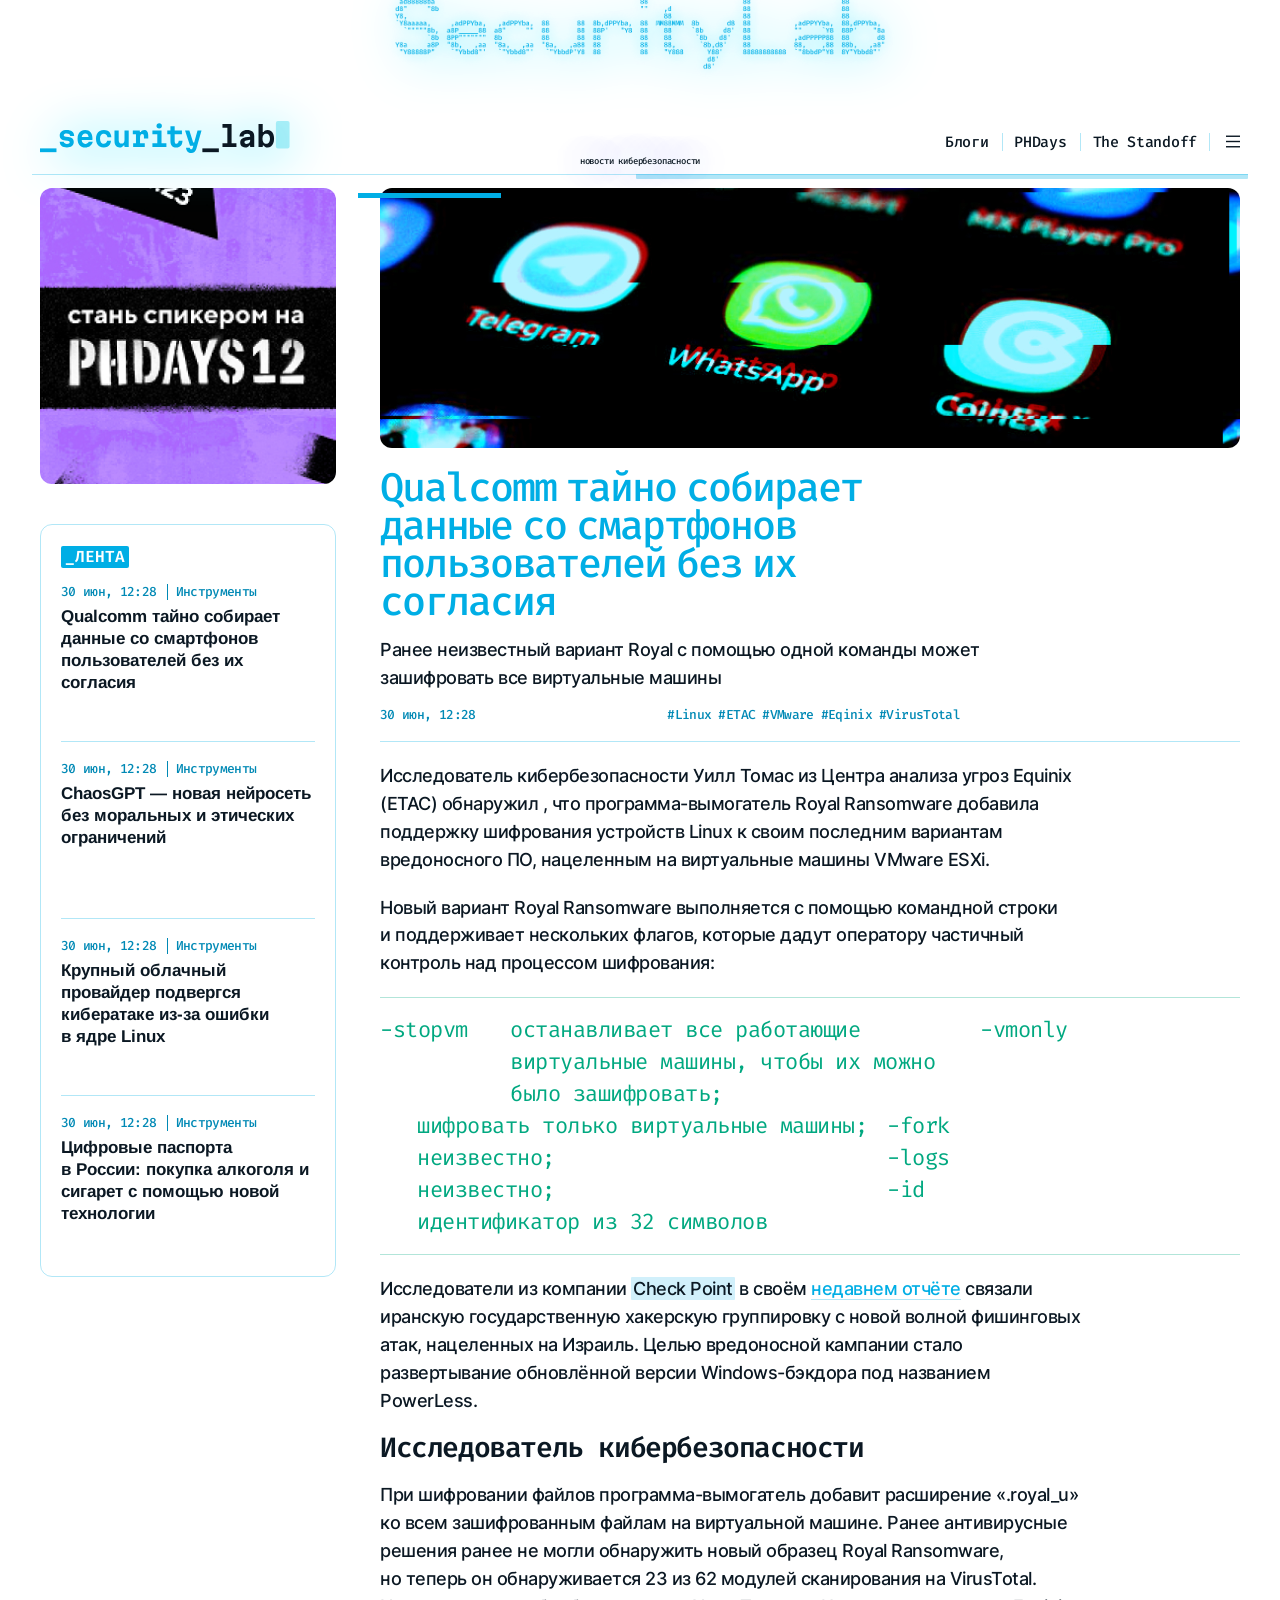
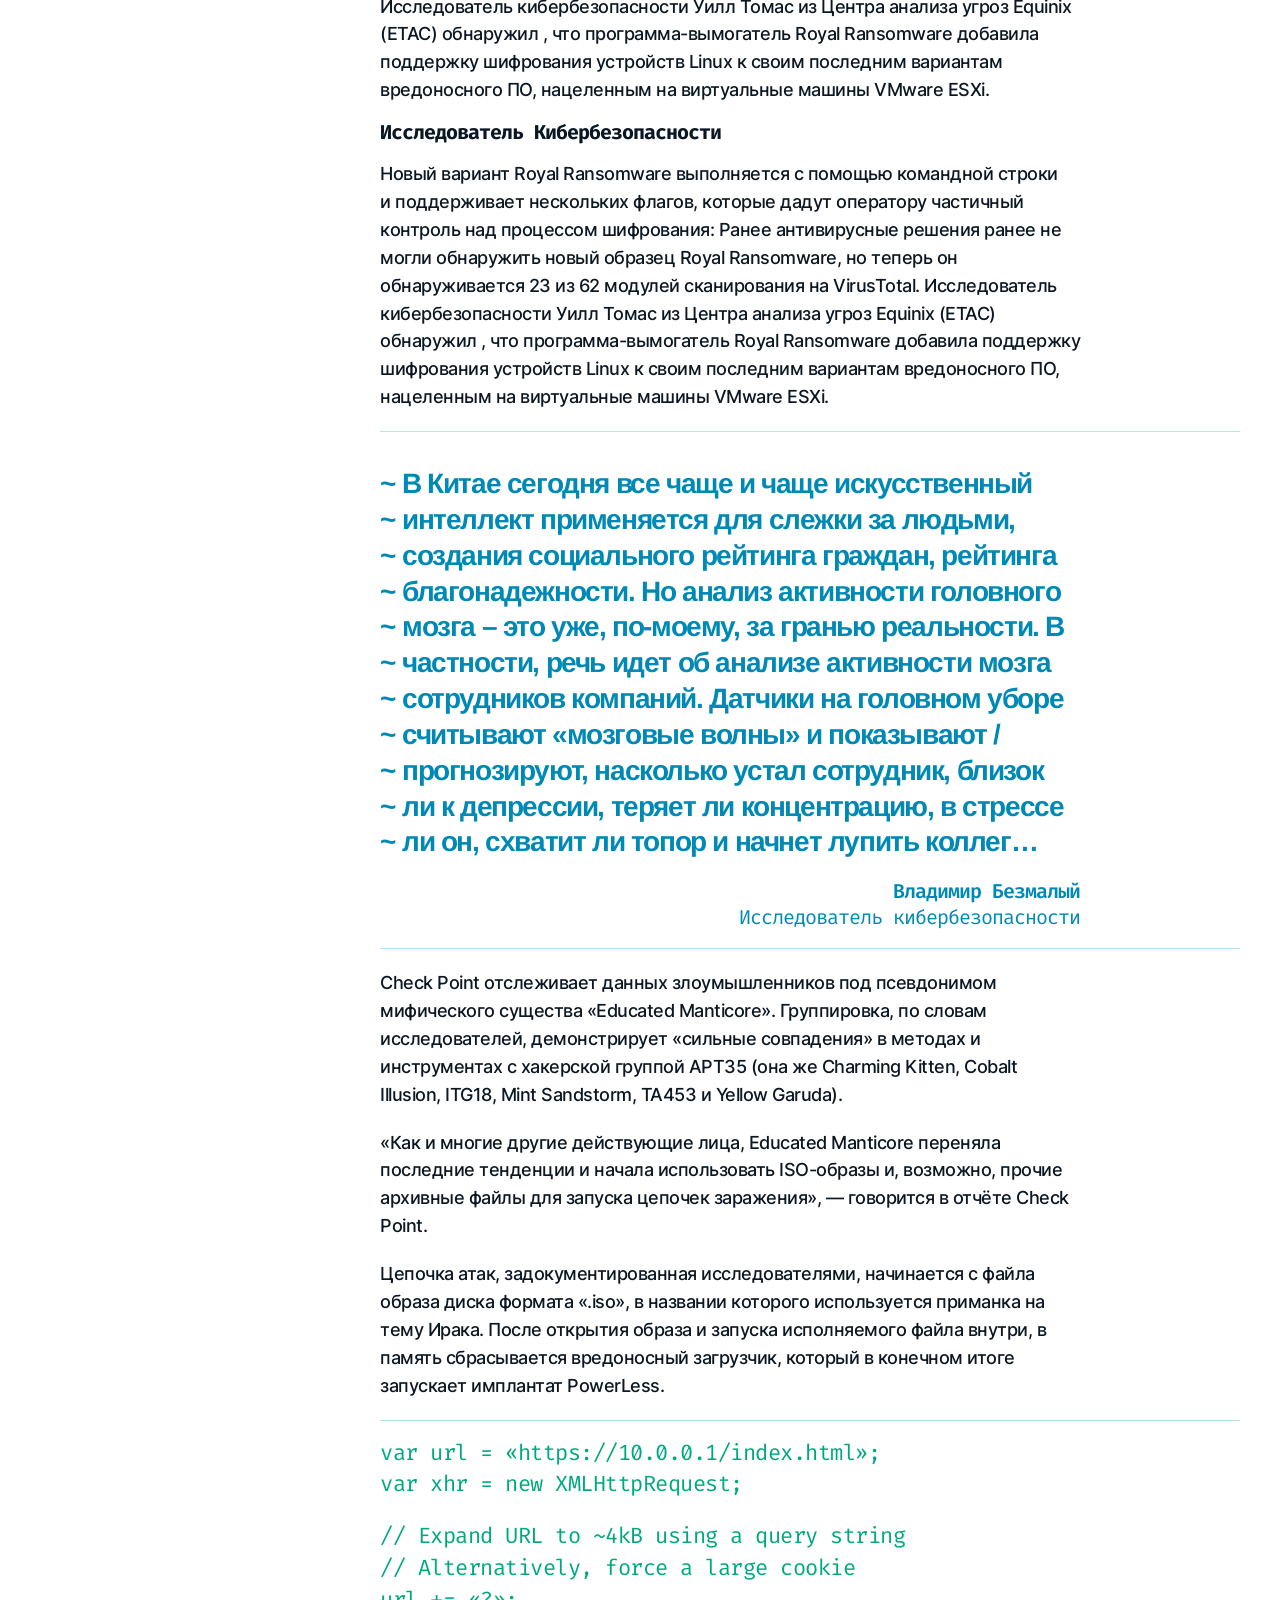
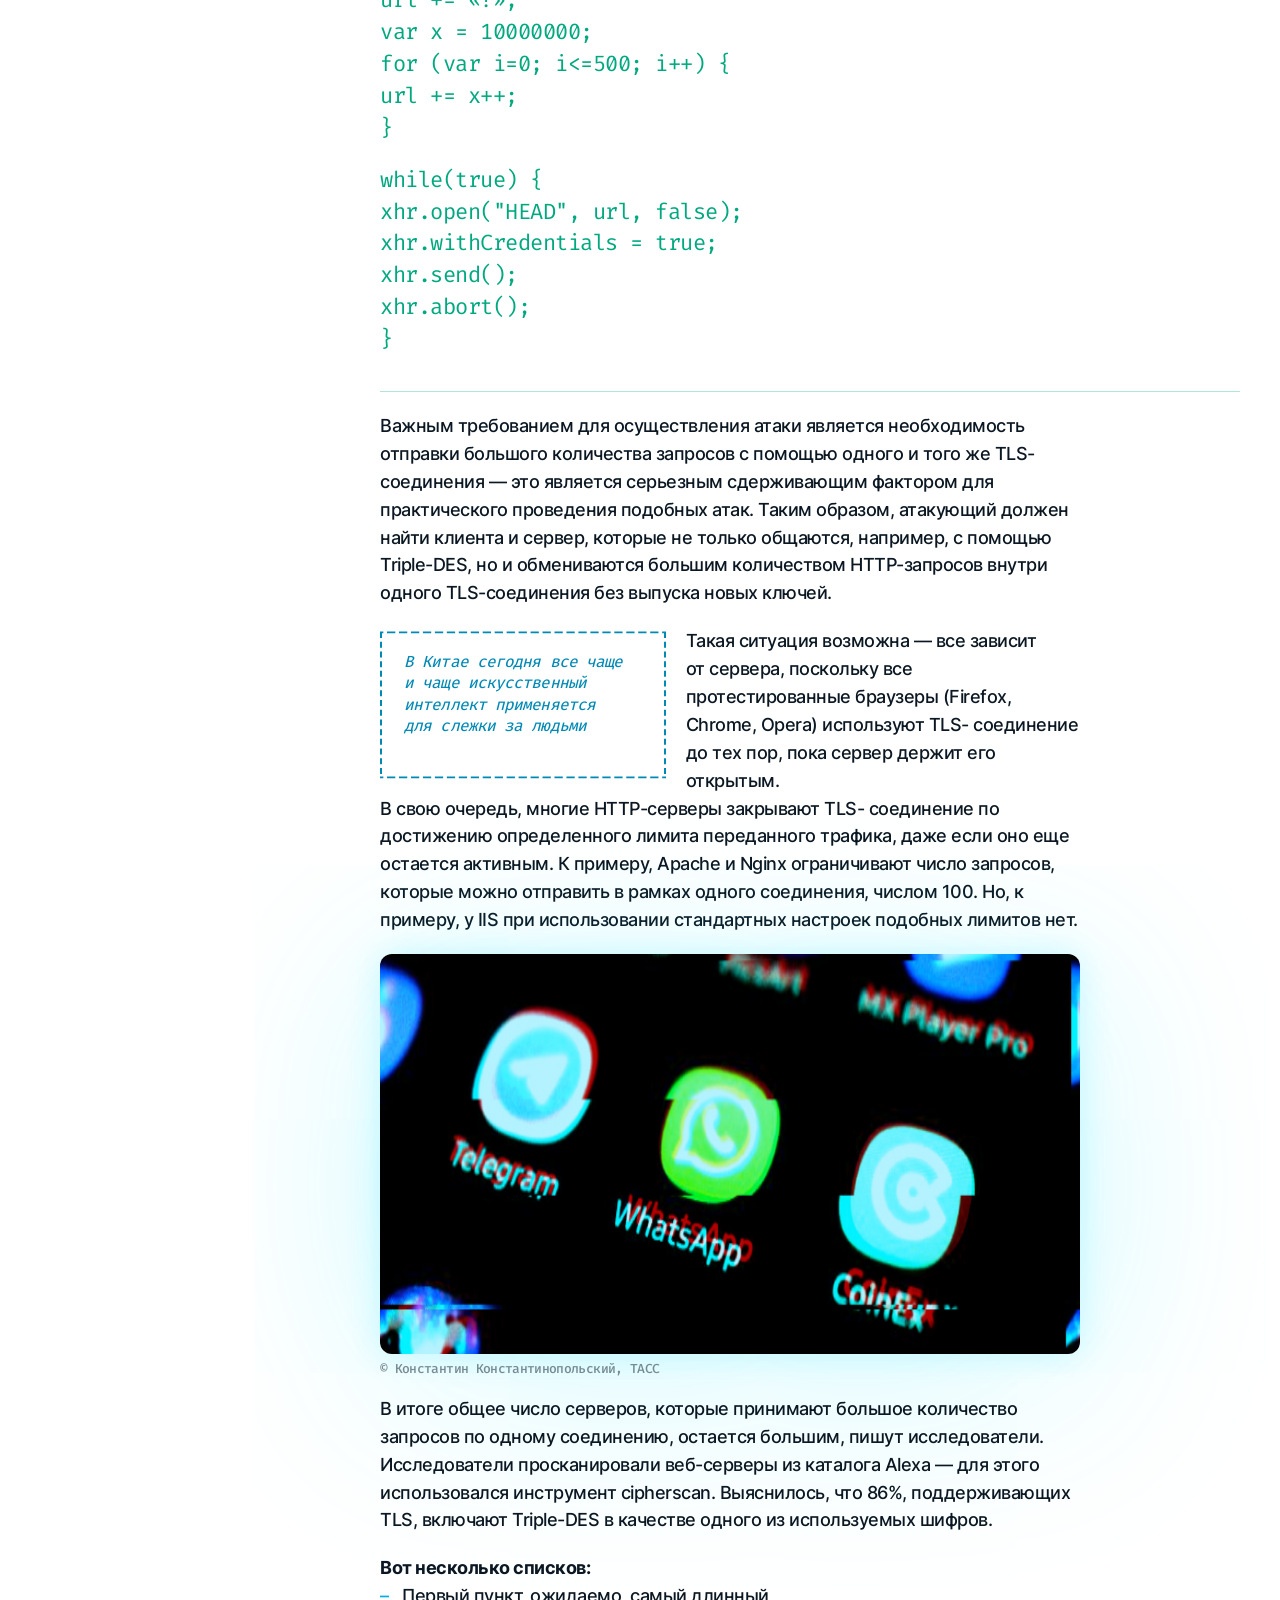
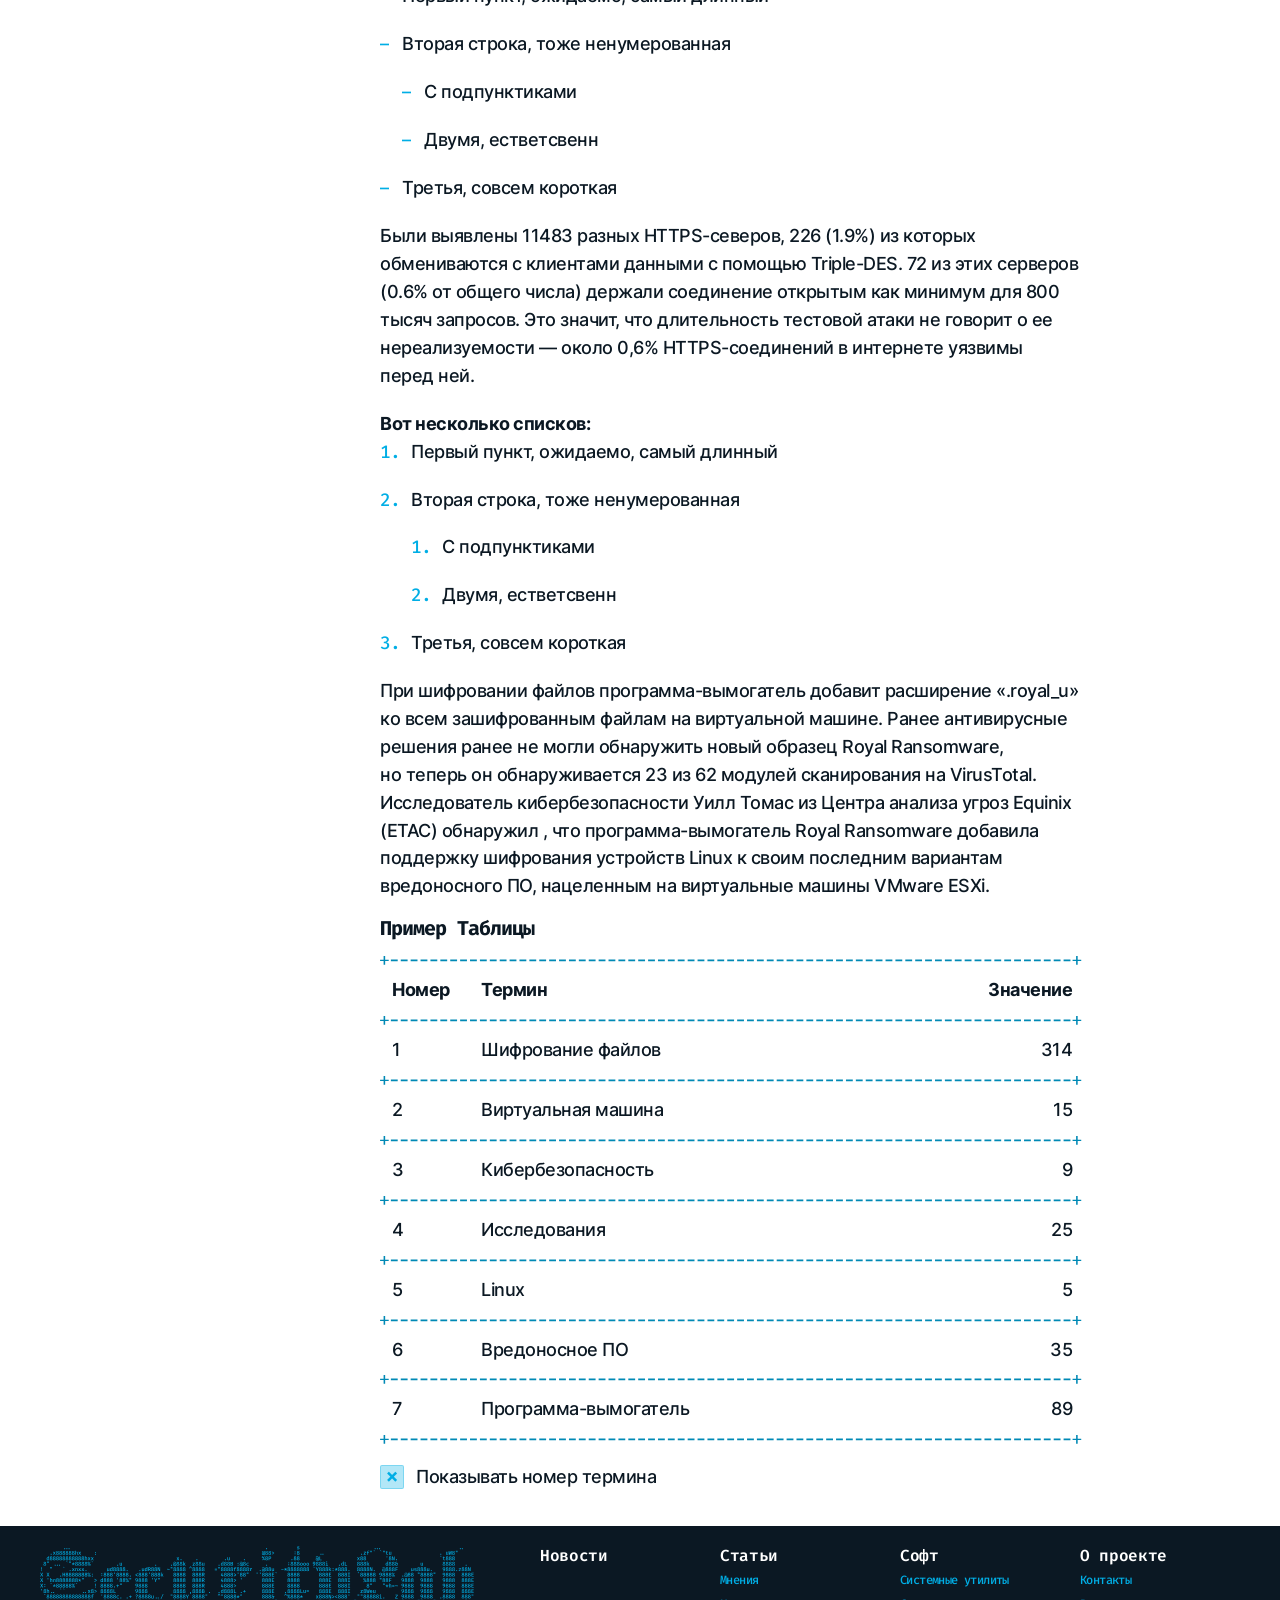
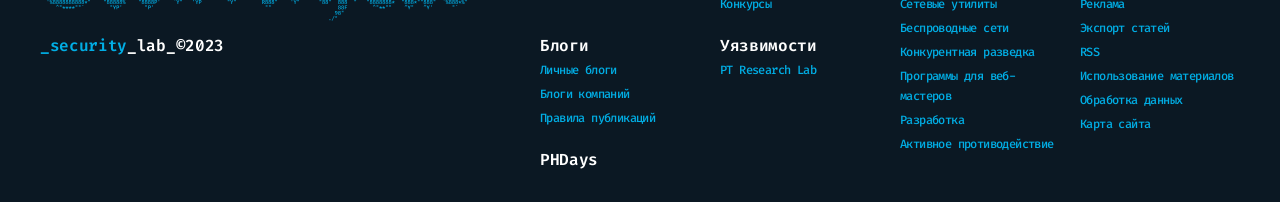
<file: article-image.html>
<!DOCTYPE html>
<html lang="ru">

<head>
    <meta charset="utf-8">
    <meta http-equiv="X-UA-Compatible" content="ie=edge">
    <title>SecurityLab</title>
    <!-- meta-->
    <meta name="viewport" content="width=device-width, initial-scale=1, shrink-to-fit=no">
    <meta name="description" content="">
    <meta name="theme-color" content="#ffffff">
    <!-- icon & css-->
    <link rel="icon" href="./image/favicon.ico" sizes="any">
    <link rel="icon" href="./image/icon.svg" type="image/svg+xml">
    <link rel="apple-touch-icon" href="./image/apple-touch-icon.png">
    <link rel="manifest" href="./manifest.json">
    <link href="./assets/css/vendors.css?v=ca186b9" rel="stylesheet">
    <link href="./assets/css/main.css?v=e735e71" rel="stylesheet">
    <link rel="stylesheet" href="./assets/css/fonts.css">
</head>

<body>
    <div id="app">
        <header class="ad _fixed header-dest article-head">
            <div class="container art-img">
                <div class="header content art new-fix">
                    <div class="header-ascii">
                        <div class="header-ascii__art"></div>
                        <div class="header-ascii__lead">новости кибербезопасности</div>
                    </div>
                    <div class="header__block ">
                        <div class="header-logo"><a href="./" title="SecurityLab">
                                <svg>
                                    <use href="./image/logo.svg#logo"></use>
                                </svg></a></div>
                        <div class="header__group">
                            <nav class="header-menu">
                                <ul>
                                    <li><a href="./blogs.html" title="Блоги">Блоги</a></li>
                                    <li><a href="#" title="PHDays">PHDays</a></li>
                                    <li><a href="#" title="The Standoff">The Standoff</a></li>
                                </ul>
                            </nav>
                            <div class="header-menu-bar"><a href="#" data-action="open-menu" title="Открыть меню">
                                    <svg>
                                        <use href="./image/icon/menu.svg#menu"></use>
                                    </svg></a></div>
                        </div>
                    </div>
                    <div class="progress-wrap">
                        <div class="progress-bar" id="progressBar"></div>
                    </div>
                </div>
            </div>
        </header>
        <!-- Menu-->
        <div class="menu">
            <div class="menu-overlay" data-action="close-menu"></div>
            <div class="menu__container">
                <div class="menu__head">
                    <div class="menu__link menu__link--close"><a href="#" data-action="close-menu" title="Закрыть меню">
                            <svg>
                                <use href="./image/icon/close.svg#close"></use>
                            </svg></a></div>
                    <div class="menu__link menu__link--back"><a href="#" data-action="close-submenu" title="Назад">
                            <svg>
                                <use href="./image/icon/back.svg#back"></use>
                            </svg></a></div>
                </div>
                <div class="menu__main">
                    <nav class="menu-navigation">
                        <ul class="menu-navigation__list">
                            <li class="menu-navigation__item"><a href="#" class="menu-navigation__item__link"
                                    title="Новости">Новости</a></li>
                            <li class="menu-navigation__item"><a href="#" class="menu-navigation__item__link"
                                    title="Статьи">Статьи</a></li>
                            <li class="menu-navigation__item"><a href="#" class="menu-navigation__item__link"
                                    title="Уязвимости">Уязвимости</a></li>
                            <li class="menu-navigation__item"><a href="./blogs.html" class="menu-navigation__item__link"
                                    title="Блоги">Блоги</a></li>
                            <li class="menu-navigation__item">
                                <a href="#" class="menu-navigation__item__link" data-action="open-submenu"
                                    data-submenu="glossary" title="Глосарий"><span>Глосарий</span></a>
                                <ul class="menu-navigation__submenu" data-name="glossary">
                                    <li class="menu-navigation__item">
                                        <a href="#" class="menu-navigation__item__link"
                                            title="Терминология">Терминология</a>
                                    </li>
                                    <li class="menu-navigation__item">
                                        <a href="#" class="menu-navigation__item__link"
                                            title="Хакерские группировки">Хакерские
                                            группировки</a>
                                    </li>
                                    <li class="menu-navigation__item">
                                        <a href="#" class="menu-navigation__item__link"
                                            title="Каталог софта"><span>Каталог
                                                софта</span>
                                        </a>

                                    </li>
                                </ul>
                            </li>
                        </ul>
                    </nav>
                    <ul class="menu-info">
                        <li class="menu-info__item"><a href="#" title="Контакты">Контакты</a></li>
                        <li class="menu-info__item"><a href="#" title="Реклама">Реклама</a></li>
                        <li class="menu-info__item"><a href="#" title="Экспорт статей">Экспорт статей</a></li>
                        <li class="menu-info__item"><a href="#" title="Карта сайта">Карта сайта</a></li>
                    </ul>
                    <ul class="menu-social">
                        <li class="menu-social__item"><a href="tg://resolve?domain=SecLabNews" target="_blank"
                                title="Телеграм">
                                <svg>
                                    <use href="./image/icon/telegram.svg#telegram"></use>
                                </svg></a></li>
                        <li class="menu-social__item"><a href=".//twitter.com/SecurityLabnews" target="_blank"
                                title="Твиттер">
                                <svg>
                                    <use href="./image/icon/twitter.svg#twitter"></use>
                                </svg></a></li>
                        <li class="menu-social__item"><a href=".//vk.com/public47494392" target="_blank"
                                title="ВКонтакте">
                                <svg>
                                    <use href="./image/icon/vk.svg#vk"></use>
                                </svg></a></li>
                        <li class="menu-social__item"><a href="#" title="RSS">
                                <svg>
                                    <use href="./image/icon/rss.svg#rss"></use>
                                </svg></a></li>
                    </ul>
                </div>
                <div class="menu-search">
                    <form class="form menu-search__form" name="menu-search" action="./" autocomplete="off"
                        accept-charset="utf-8">
                        <fieldset class="form__line">
                            <input class="form__input" type="search" name="search" required placeholder="Поиск" value=""
                                title="Поиск">
                            <div class="form__button">
                                <div class="button button--search button--disabled"><a href="#" data-action="form-send"
                                        title="Найти">Найти</a></div>
                            </div>
                        </fieldset>
                    </form>
                </div>
            </div>
        </div>
        <!-- Menu end-->
        <main>
            <section id="article">
                <div class="container">
                    <div class="article content">
                        <aside class="article__sidebar">
                            <div class="sidebar-wrap" id="sidebar">
                                <div class="article__banner article__banner--small"><a href="#" target="_blank"
                                        title="Стань спикером на PHDAYS12"><img src="./image/banner/phdays12.jpg"
                                            srcset="./image/banner/phdays12@2x.jpg 2x" loading="lazy"
                                            alt="PHDAYS12"></a></div>
                                <div class="article-feed slider">
                                    <div class="article-feed__title">
                                        <h2><span>_Лента</span></h2>
                                    </div>
                                    <div class="article-feed-list swiper-wrapper">
                                        <article class="article-feed-list__item swiper-slide">
                                            <div class="article-feed-list__head">
                                                <time class="article-feed-list__date" datetime="2023-06-30">30 июн,
                                                    12:28</time>
                                                <div class="article-feed-list__rubric"><a href="#"
                                                        title="Инструменты">Инструменты</a></div>
                                            </div>
                                            <div class="article-feed-list__title">
                                                <a href="./article.html"
                                                    title="Qualcomm тайно собирает данные со смартфонов пользователей без их согласия">
                                                    <h4>Qualcomm тайно собирает данные со смартфонов пользователей без
                                                        их согласия</h4>

                                                </a>
                                            </div>
                                        </article>
                                        <article class="article-feed-list__item swiper-slide">
                                            <div class="article-feed-list__head">
                                                <time class="article-feed-list__date" datetime="2023-06-30">30 июн,
                                                    12:28</time>
                                                <div class="article-feed-list__rubric"><a href="#"
                                                        title="Инструменты">Инструменты</a></div>
                                            </div>
                                            <div class="article-feed-list__title"><a href="./article.html"
                                                    title="ChaosGPT — новая нейросеть без моральных и этических ограничений">
                                                    <h4>ChaosGPT — новая нейросеть без моральных и этических ограничений
                                                    </h4>
                                                </a></div>
                                        </article>
                                        <article class="article-feed-list__item swiper-slide">
                                            <div class="article-feed-list__head">
                                                <time class="article-feed-list__date" datetime="2023-06-30">30 июн,
                                                    12:28</time>
                                                <div class="article-feed-list__rubric"><a href="#"
                                                        title="Инструменты">Инструменты</a></div>
                                            </div>
                                            <div class="article-feed-list__title"><a href="./article.html"
                                                    title="Крупный облачный провайдер подвергся кибератаке из-за ошибки в ядре Linux">
                                                    <h4>Крупный облачный провайдер подвергся кибератаке из-за ошибки
                                                        в ядре Linux</h4>
                                                </a></div>
                                        </article>
                                        <article class="article-feed-list__item swiper-slide">
                                            <div class="article-feed-list__head">
                                                <time class="article-feed-list__date" datetime="2023-06-30">30 июн,
                                                    12:28</time>
                                                <div class="article-feed-list__rubric"><a href="#"
                                                        title="Инструменты">Инструменты</a></div>
                                            </div>
                                            <div class="article-feed-list__title"><a href="./article.html"
                                                    title="Цифровые паспорта в России: покупка алкоголя и сигарет с помощью новой технологии">
                                                    <h4>Цифровые паспорта в России: покупка алкоголя и сигарет с помощью
                                                        новой технологии</h4>
                                                </a></div>
                                        </article>
                                    </div>
                                </div>
                            </div>
                        </aside>
                        <article class="article__main" id="main_content">





                            <div class="article__head">
                                <div class="article__group">
                                    <div class="article__title">
                                        <h1>
                                            <span class="deskn">Qualcomm тайно собирает данные со смартфонов
                                                пользователей без их
                                                согласия</span>
                                                <div class="decode-text">
                                                    <div class="text-animation">Q</div>
                                                    <div class="text-animation">u</div>
                                                    <div class="text-animation">a</div>
                                                    <div class="text-animation">l</div>
                                                    <div class="text-animation">c</div>
                                                    <div class="text-animation">o</div>
                                                    <div class="text-animation">m</div>
                                                    <div class="text-animation">m</div>
                                                    <div class="space"></div>
        
                                                    <div class="text-animation">т</div>
                                                    <div class="text-animation">а</div>
                                                    <div class="text-animation">й</div>
                                                    <div class="text-animation">н</div>
                                                    <div class="text-animation">о</div>
                                                    <div class="space"></div>
        
                                                    <div class="text-animation">с</div>
                                                    <div class="text-animation">о</div>
                                                    <div class="text-animation">б</div>
                                                    <div class="text-animation">и</div>
                                                    <div class="text-animation">р</div>
                                                    <div class="text-animation">а</div>
                                                    <div class="text-animation">е</div>
                                                    <div class="text-animation">т</div>
                                                    <div class="space max-space-mob mbh"></div>
                                                    <div class="text-animation">д</div>
                                                    <div class="text-animation">а</div>
                                                    <div class="text-animation">н</div>
                                                    <div class="text-animation">н</div>
                                                    <div class="text-animation">ы</div>
                                                    <div class="text-animation">е</div>
                                                    <div class="space "></div>
                                                    <div class="text-animation">с</div>
                                                    <div class="text-animation">о</div>
                                                    <div class="space"></div>
                                                    <div class="text-animation">с</div>
                                                    <div class="text-animation">м</div>
                                                    <div class="text-animation">а</div>
                                                    <div class="text-animation">р</div>
                                                    <div class="text-animation">т</div>
                                                    <div class="text-animation">ф</div>
                                                    <div class="text-animation">о</div>
                                                    <div class="text-animation">н</div>
                                                    <div class="text-animation">о</div>
                                                    <div class="text-animation">в</div>
                                                    <div class="space max-space-mob mbh"></div>
                                                    <div class="text-animation">п</div>
                                                    <div class="text-animation">о</div>
                                                    <div class="text-animation">л</div>
                                                    <div class="text-animation">ь</div>
                                                    <div class="text-animation">з</div>
                                                    <div class="text-animation">о</div>
                                                    <div class="text-animation">в</div>
                                                    <div class="text-animation">а</div>
                                                    <div class="text-animation">т</div>
                                                    <div class="text-animation">е</div>
                                                    <div class="text-animation">л</div>
                                                    <div class="text-animation">е</div>
                                                    <div class="text-animation">й</div>
                                                    <div class="space"></div>
                                                    <div class="text-animation">б</div>
                                                    <div class="text-animation">е</div>
                                                    <div class="text-animation">з</div>
                                                    <div class="space  "></div>
                                                    <div class="text-animation">и</div>
                                                    <div class="text-animation">х</div>
                                                    <div class="space mbh"></div>
                                                    <div class="text-animation">с</div>
                                                    <div class="text-animation">о</div>
                                                    <div class="text-animation">г</div>
                                                    <div class="text-animation">л</div>
                                                    <div class="text-animation">а</div>
                                                    <div class="text-animation">с</div>
                                                    <div class="text-animation">и</div>
                                                    <div class="text-animation">я</div>
                                                </div>
                                        </h1>
                                    </div>
                                    <div class="article__preview">
                                        <p>Ранее неизвестный вариант Royal с помощью одной команды может зашифровать все
                                            виртуальные машины
                                        </p>
                                    </div>
                                    <div class="article__details">
                                        <time class="article__date" datetime="2023-06-30">30 июн, 12:28</time>
                                        <ul class="article-tags">
                                            <li class="article-tags__link"><a href="#" title="Новости">Новости</a></li>
                                            <li class="article-tags__tag"><a href="#" title="#Linux">#Linux</a></li>
                                            <li class="article-tags__tag"><a href="#" title="#ETAC">#ETAC</a></li>
                                            <li class="article-tags__tag"><a href="#" title="#VMware">#VMware</a></li>
                                            <li class="article-tags__tag"><a href="#" title="#Eqinix">#Eqinix</a></li>
                                            <li class="article-tags__tag"><a href="#" title="#VirusTotal">#VirusTotal</a></li>
                                        </ul>
                                    </div>
                                </div>
                                
                                <div class="article__image">
                                    <picture>
                                        <source srcset="./image/article/4.m.jpg, /image/article/4@2x.jpg"
                                            media="(max-width: 991px)" type="image/jpeg"><img
                                            src="./image/article/4.jpg" srcset="./image/article/4@2x.jpg"
                                            loading="eager"
                                            alt="Qualcomm тайно собирает данные со смартфонов пользователей без их согласия">
                                    </picture>
                                </div>
                            </div>


                            <div class="article__body article__body-new">
                                <p>Исследователь кибербезопасности Уилл Томас из Центра анализа угроз Equinix
                                    (ETAC) обнаружил , что
                                    программа-вымогатель Royal Ransomware добавила поддержку шифрования устройств Linux
                                    к своим
                                    последним вариантам вредоносного ПО, нацеленным на виртуальные машины VMware ESXi.
                                </p>
                                <p>Новый вариант Royal Ransomware выполняется с помощью командной строки
                                    и поддерживает нескольких
                                    флагов, которые дадут оператору частичный контроль над процессом шифрования:</p>

                                <code>

                  <span>-stopvm</span><span>останавливает все работающие виртуальные машины, чтобы их можно было зашифровать;</span>


                  <span>-vmonly</span> <span>шифровать только виртуальные машины;</span>
                  <span>-fork</span> <span>неизвестно;</span>
                  <span>-logs</span> <span>неизвестно;</span>
                  <span>-id</span> <span>идентификатор из 32 символов</span>

                </code>

                                <div class="article__text">
                                    <div class="p">
                                        Исследователи из компании
                                        <div class="wiki" title="Check Point"><span>Check Point</span>
                                            <div class="wiki-tooltip">
                                                <p>ChatGPT — это чат-бот, который работает на
                                                    модели искусственного
                                                    интеллекта GPT (Generative Pre-trained Transformer), разработанной
                                                    компанией OpenAI. </p>
                                                <p>Модель обучена на большом объёме текстовых
                                                    данных и
                                                    предназначена для генерации человекоподобных ответов на заданные
                                                    вопросы или фразы.ChatGPT
                                                    всегда старается понять контекст вопроса и сгенерировать подходящий
                                                    ответ. Чат-бот способен
                                                    генерировать текст в различных стилях и тематиках, может
                                                    использоваться в различных сферах
                                                    и областях для облегчения рутинных или даже творческих задач,
                                                    выполняемых человеком.</p>


                                                <a href="#" target="_blank" title="Прейти к статье">Прейти к статье</a>

                                            </div>
                                        </div>
                                        в своём <a href="#" title="">недавнем отчёте</a> связали иранскую
                                        государственную хакерскую
                                        группировку с новой волной фишинговых атак, нацеленных на Израиль. Целью
                                        вредоносной кампании стало
                                        развертывание обновлённой версии Windows-бэкдора под названием PowerLess.
                                    </div>
                                </div>

                                <h2>Исследователь кибербезопасности</h2>


                                <p>
                                    При шифровании файлов программа-вымогатель добавит расширение «.royal_u» ко
                                    всем зашифрованным
                                    файлам на виртуальной машине. Ранее антивирусные решения ранее не могли обнаружить
                                    новый образец
                                    Royal Ransomware, но теперь он обнаруживается 23 из 62 модулей сканирования на
                                    VirusTotal.
                                    Исследователь кибербезопасности Уилл Томас из Центра анализа угроз Equinix (ETAC)
                                    обнаружил , что
                                    программа-вымогатель Royal Ransomware добавила поддержку шифрования устройств Linux
                                    к своим
                                    последним вариантам вредоносного ПО, нацеленным на виртуальные машины VMware ESXi.
                                </p>


                                <h3>Исследователь кибербезопасности</h3>


                                <p>Новый вариант Royal Ransomware выполняется с помощью командной строки
                                    и поддерживает нескольких
                                    флагов, которые дадут оператору частичный контроль над процессом шифрования: Ранее
                                    антивирусные
                                    решения ранее не могли обнаружить новый образец Royal Ransomware, но теперь он
                                    обнаруживается 23 из
                                    62 модулей сканирования на VirusTotal. Исследователь кибербезопасности Уилл Томас из
                                    Центра анализа
                                    угроз Equinix (ETAC) обнаружил , что программа-вымогатель Royal Ransomware добавила
                                    поддержку
                                    шифрования устройств Linux к своим последним вариантам вредоносного ПО, нацеленным
                                    на виртуальные
                                    машины VMware ESXi.</p>

                                <quote>
                                    <blockquote>
                                        <p>
                                            ~<br>~<br>~<br>~<br>~<br>~<br>~<br>~<br>~<br>~<br>~<br>~<br>~<br>~<br>~<br>~<br>~<br>~<br>~<br>~<br>~<br>~<br>~<br>~<br>~<br>~<br>~<br>~<br>~<br>~<br>~<br>~<br>~<br>~<br>~<br>~<br>~<br>~<br>~<br>~<br>~<br>~
                                        </p>
                                        <p>В Китае сегодня все чаще и чаще искусственный интеллект применяется для
                                            слежки за людьми,
                                            создания социального рейтинга граждан, рейтинга благонадежности. Но анализ
                                            активности головного
                                            мозга – это уже, по-моему, за гранью реальности.
                                            В частности, речь идет об анализе активности мозга сотрудников компаний.
                                            Датчики на головном уборе
                                            считывают «мозговые волны» и показывают / прогнозируют, насколько устал
                                            сотрудник, близок ли к
                                            депрессии, теряет ли концентрацию, в стрессе ли он, схватит ли топор
                                            и начнет лупить коллег…
                                        </p>
                                    </blockquote>


                                    <h5>Владимир Безмалый</h5>
                                    <span>Исследователь кибербезопасности</span>


                                </quote>

                                <p>Check Point отслеживает данных злоумышленников под псевдонимом мифического
                                    существа «Educated
                                    Manticore». Группировка, по словам исследователей, демонстрирует «сильные
                                    совпадения» в методах и
                                    инструментах с хакерской группой APT35 (она же Charming Kitten, Cobalt Illusion,
                                    ITG18, Mint
                                    Sandstorm, TA453 и Yellow Garuda).</p>
                                <p>«Как и многие другие действующие лица, Educated Manticore переняла
                                    последние тенденции и начала
                                    использовать ISO-образы и, возможно, прочие архивные файлы для запуска цепочек
                                    заражения», —
                                    говорится в отчёте Check Point.</p>
                                <p>Цепочка атак, задокументированная исследователями, начинается с файла
                                    образа диска формата «.iso»,
                                    в названии которого используется приманка на тему Ирака. После открытия образа и
                                    запуска
                                    исполняемого файла внутри, в память сбрасывается вредоносный загрузчик, который в
                                    конечном итоге
                                    запускает имплантат PowerLess.</p>


                                <code>
                    <p>
                      var url = &laquo;https://10.0.0.1/index.html&raquo;;<br>
var xhr = new XMLHttpRequest;
                    </p>
                    <p>
                      // Expand URL to ~4kB using a&nbsp;query string<br>
                      // Alternatively, force a&nbsp;large cookie<br>
                      url += &laquo;?&raquo;;<br>
                      var x = 10000000;<br>
                      for (var i=0; i&lt;=500; i++) {<br>
                      url += x++;<br>
                      }<br>
                    </p>
                    <p>
                      while(true) {<br>
                        xhr.open(&quot;HEAD&quot;, url, false);<br>
                        xhr.withCredentials = true;<br>
                        xhr.send();<br>
                        xhr.abort();<br>
                      }
                    </p>
                  </code>


                                <p>Важным требованием для осуществления атаки является необходимость отправки
                                    большого количества
                                    запросов с помощью одного и того же TLS-соединения — это является серьезным
                                    сдерживающим фактором
                                    для практического проведения подобных атак. Таким образом, атакующий должен найти
                                    клиента и сервер,
                                    которые не только общаются, например, с помощью Triple-DES, но и обмениваются
                                    большим количеством
                                    HTTP-запросов внутри одного TLS-соединения без выпуска новых ключей.</p>


                                <em>
                                    <span>
                                        В Китае сегодня все чаще и чаще искусственный интеллект применяется
                                        для слежки за людьми
                                        <img src="image/qote-bg.svg">
                                        <p>
                                            //<br>
                                            //<br>
                                            //<br>
                                            //<br>
                                            //<br>
                                            //<br>
                                            //<br>
                                            //<br>
                                            //<br>
                                        </p>
                                    </span>

                                    <p>
                                        Такая ситуация возможна — все зависит от сервера, поскольку все
                                        протестированные браузеры
                                        (Firefox,
                                        Chrome, Opera) используют TLS- соединение до тех пор, пока сервер держит его
                                        открытым.
                                    </p>
                                </em>

                                <p>В свою
                                    очередь, многие HTTP-серверы закрывают TLS- соединение по достижению
                                    определенного лимита
                                    переданного трафика, даже если оно еще остается активным. К примеру, Apache и
                                    Nginx ограничивают
                                    число запросов, которые можно отправить в рамках одного соединения, числом 100.
                                    Но, к примеру, у IIS
                                    при использовании стандартных настроек подобных лимитов нет. </p>


                                <picture>
                                    <img src="./image/article/4.jpg" alt="SecurityLab">
                                </picture>
                                <p
                                    style="font-size: 13px;letter-spacing: -0.65px;line-height: 1;color: rgba(11, 24, 35, 0.50);font-family: Fira Code;font-weight: 500;">
                                    © Константин Константинопольский,
                                    ТАСС</p>


                                <p>В итоге общее число серверов, которые принимают большое количество запросов
                                    по одному соединению,
                                    остается большим, пишут исследователи. Исследователи просканировали веб-серверы из
                                    каталога Alexa —
                                    для этого использовался инструмент cipherscan. Выяснилось, что 86%, поддерживающих
                                    TLS, включают
                                    Triple-DES в качестве одного из используемых шифров.</p>



                                <h4>Вот несколько списков:</h4>

                                <ul>
                                    <li>
                                        <p>Первый пункт, ожидаемо, самый длинный</p>
                                    </li>
                                    <li>
                                        <p>Вторая строка, тоже ненумерованная</p>
                                        <ul>
                                            <li>
                                                <p>С подпунктиками</p>
                                            </li>
                                            <li>
                                                <p>Двумя, естветсвенн</p>
                                            </li>
                                        </ul>
                                    </li>
                                    <li>
                                        <p>Третья, совсем короткая</p>
                                    </li>
                                </ul>


                                <p>Были выявлены 11483 разных HTTPS-северов, 226 (1.9%) из которых
                                    обмениваются с клиентами данными с
                                    помощью Triple-DES. 72 из этих серверов (0.6% от общего числа) держали соединение
                                    открытым как
                                    минимум для 800 тысяч запросов. Это значит, что длительность тестовой атаки не
                                    говорит о ее
                                    нереализуемости — около 0,6% HTTPS-соединений в интернете уязвимы перед ней.</p>


                                <h4>Вот несколько списков:</h4>
                                <ol>
                                    <li>
                                        <p>Первый пункт, ожидаемо, самый длинный</p>
                                    </li>
                                    <li>
                                        <p>Вторая строка, тоже ненумерованная</p>
                                        <ol>
                                            <li>
                                                <p>С подпунктиками</p>
                                            </li>
                                            <li>
                                                <p>Двумя, естветсвенн</p>
                                            </li>
                                        </ol>
                                    </li>
                                    <li>
                                        <p>Третья, совсем короткая</p>
                                    </li>
                                </ol>


                                <p>При шифровании файлов программа-вымогатель добавит расширение «.royal_u» ко
                                    всем зашифрованным
                                    файлам на виртуальной машине. Ранее антивирусные решения ранее не могли обнаружить
                                    новый образец
                                    Royal Ransomware, но теперь он обнаруживается 23 из 62 модулей сканирования на
                                    VirusTotal.
                                    Исследователь кибербезопасности Уилл Томас из Центра анализа угроз Equinix (ETAC)
                                    обнаружил , что
                                    программа-вымогатель Royal Ransomware добавила поддержку шифрования устройств Linux
                                    к своим
                                    последним вариантам вредоносного ПО, нацеленным на виртуальные машины VMware ESXi.
                                </p>


                                <h3>Пример таблицы</h3>


                                <table>
                                    <tr>
                                        <th>Номер</th>
                                        <th>Термин</th>
                                        <th>Значение</th>
                                    </tr> <!--ряд с ячейками заголовков-->
                                    <tr>
                                        <td>1</td>
                                        <td>Шифрование файлов</td>
                                        <td>314</td>
                                    </tr> <!--ряд с ячейками тела таблицы-->
                                    <tr>
                                        <td>2</td>
                                        <td>Виртуальная машина</td>
                                        <td>15</td>
                                    </tr> <!--ряд с ячейками тела таблицы-->
                                    <tr>
                                        <td>3</td>
                                        <td>Кибербезопасность </td>
                                        <td>9</td>
                                    </tr> <!--ряд с ячейками тела таблицы-->
                                    <tr>
                                        <td>4</td>
                                        <td>Исследования </td>
                                        <td>25</td>
                                    </tr> <!--ряд с ячейками тела таблицы-->
                                    <tr>
                                        <td>5</td>
                                        <td>Linux</td>
                                        <td>5</td>
                                    </tr> <!--ряд с ячейками тела таблицы-->
                                    <tr>
                                        <td>6</td>
                                        <td>Вредоносное ПО</td>
                                        <td>35</td>
                                    </tr> <!--ряд с ячейками тела таблицы-->
                                    <tr>
                                        <td>7</td>
                                        <td>Программа-вымогатель</td>
                                        <td>89</td>
                                    </tr> <!--ряд с ячейками тела таблицы-->
                                </table>
                                <q>

                                    <label for="num_checkbox">
                                        <input type="checkbox" name="num_checkbox" id="num_checkbox">
                                    </label>

                                    <span>Показывать номер термина</span>
                                </q>

                            </div>

                        </article>
                    </div>
                </div>
            </section>
        </main>
        <footer>
            <div class="container">
                <div class="footer content">
                    <div class="footer__main">
                        <div class="footer-ascii">
                            <div class="footer-ascii__art"><img src="./image/ascii/logo-1.svg" alt="SecurityLab"></div>
                        </div>
                        <div class="footer-copyright">_security<span>_lab_&copy;2023</span></div>
                    </div>
                    <div class="footer__navigation">
                        <div class="footer__group">
                            <nav class="footer-menu">
                                <div class="footer-menu__title"><a href="#" title="Новости">Новости</a></div>
                            </nav>
                            <nav class="footer-menu">
                                <div class="footer-menu__title"><a href="./blogs.html" title="Блоги">Блоги</a></div>
                                <ul class="footer-menu__list">
                                    <li class="footer-menu__item"><a href="#" title="Личные блоги">Личные блоги</a></li>
                                    <li class="footer-menu__item"><a href="#" title="Блоги компаний">Блоги компаний</a>
                                    </li>
                                    <li class="footer-menu__item"><a href="#" title="Правила публикаций">Правила
                                            публикаций</a></li>
                                </ul>
                            </nav>
                            <nav class="footer-menu">
                                <div class="footer-menu__title"><a href="#" title="Статьи">Статьи</a></div>
                                <ul class="footer-menu__list">
                                    <li class="footer-menu__item"><a href="#" title="Мнения">Мнения</a></li>
                                    <li class="footer-menu__item"><a href="#" title="Конкурсы">Конкурсы</a></li>
                                </ul>
                            </nav>
                            <nav class="footer-menu">
                                <div class="footer-menu__title"><a href="#" title="Уязвимости">Уязвимости</a></div>
                                <ul class="footer-menu__list">
                                    <li class="footer-menu__item"><a href="#" title="PT Research Lab">PT Research
                                            Lab</a></li>
                                </ul>
                            </nav>
                        </div>
                        <div class="footer__group">
                            <nav class="footer-menu">
                                <div class="footer-menu__title"><a href="#" title="Софт">Софт</a></div>
                                <ul class="footer-menu__list">
                                    <li class="footer-menu__item"><a href="#" title="Системные утилиты">Системные
                                            утилиты</a></li>
                                    <li class="footer-menu__item"><a href="#" title="Сетевые утилиты">Сетевые
                                            утилиты</a></li>
                                    <li class="footer-menu__item"><a href="#" title="Беспроводные сети">Беспроводные
                                            сети</a></li>
                                    <li class="footer-menu__item"><a href="#" title="Конкурентная разведка">Конкурентная
                                            разведка</a></li>
                                    <li class="footer-menu__item"><a href="#"
                                            title="Программы для веб-мастеров">Программы для
                                            веб-мастеров</a></li>
                                    <li class="footer-menu__item"><a href="#" title="Разработка">Разработка</a></li>
                                    <li class="footer-menu__item"><a href="#" title="Активное противодействие">Активное
                                            противодействие</a></li>
                                </ul>
                            </nav>
                            <nav class="footer-menu">
                                <div class="footer-menu__title"><a href="#" title="О проекте">О проекте</a></div>
                                <ul class="footer-menu__list">
                                    <li class="footer-menu__item"><a href="#" title="Контакты">Контакты</a></li>
                                    <li class="footer-menu__item"><a href="#" title="Реклама">Реклама</a></li>
                                    <li class="footer-menu__item"><a href="#" title="Экспорт статей">Экспорт статей</a>
                                    </li>
                                    <li class="footer-menu__item"><a href="#" title="RSS">RSS</a></li>
                                    <li class="footer-menu__item"><a href="#"
                                            title="Использование материалов">Использование
                                            материалов</a></li>
                                    <li class="footer-menu__item"><a href="#" title="Обработка данных">Обработка
                                            данных</a></li>
                                    <li class="footer-menu__item"><a href="#" title="Карта сайта">Карта сайта</a></li>
                                </ul>
                            </nav>
                        </div>
                        <div class="footer__group">
                            <nav class="footer-menu">
                                <div class="footer-menu__title"><a href="#" title="PHDays">PHDays</a></div>
                            </nav>
                        </div>
                    </div>
                </div>
            </div>
        </footer>
    </div>
    <!-- js-->
    <script defer src="./assets/js/vendors.js?v=da32d7a"></script>
    <script defer src="./assets/js/decor.js"></script>
    <script defer src="./assets/js/main.js?v=4c15106"></script>
    <script src="./assets/js/progressbar.js"></script>
    <script src="./assets/js/sidebar.js"></script>
</body>

</html>
</file>
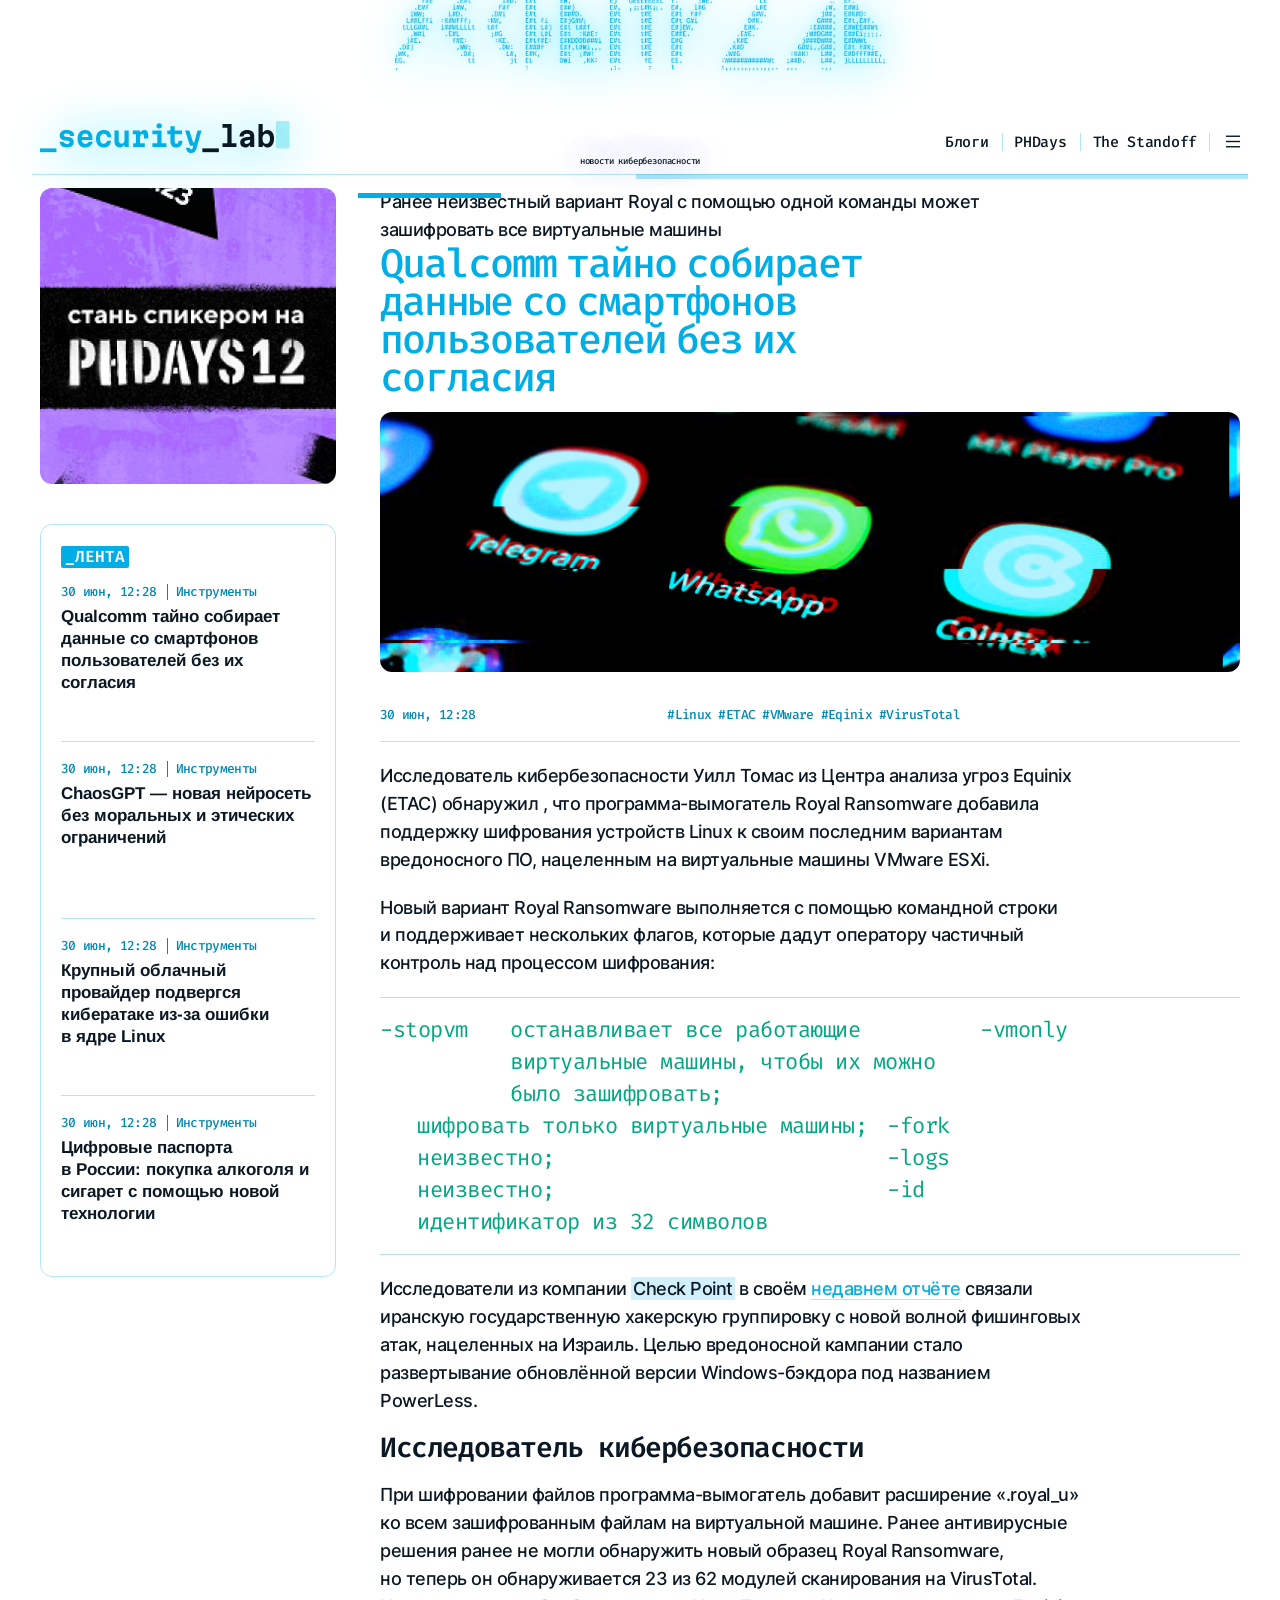
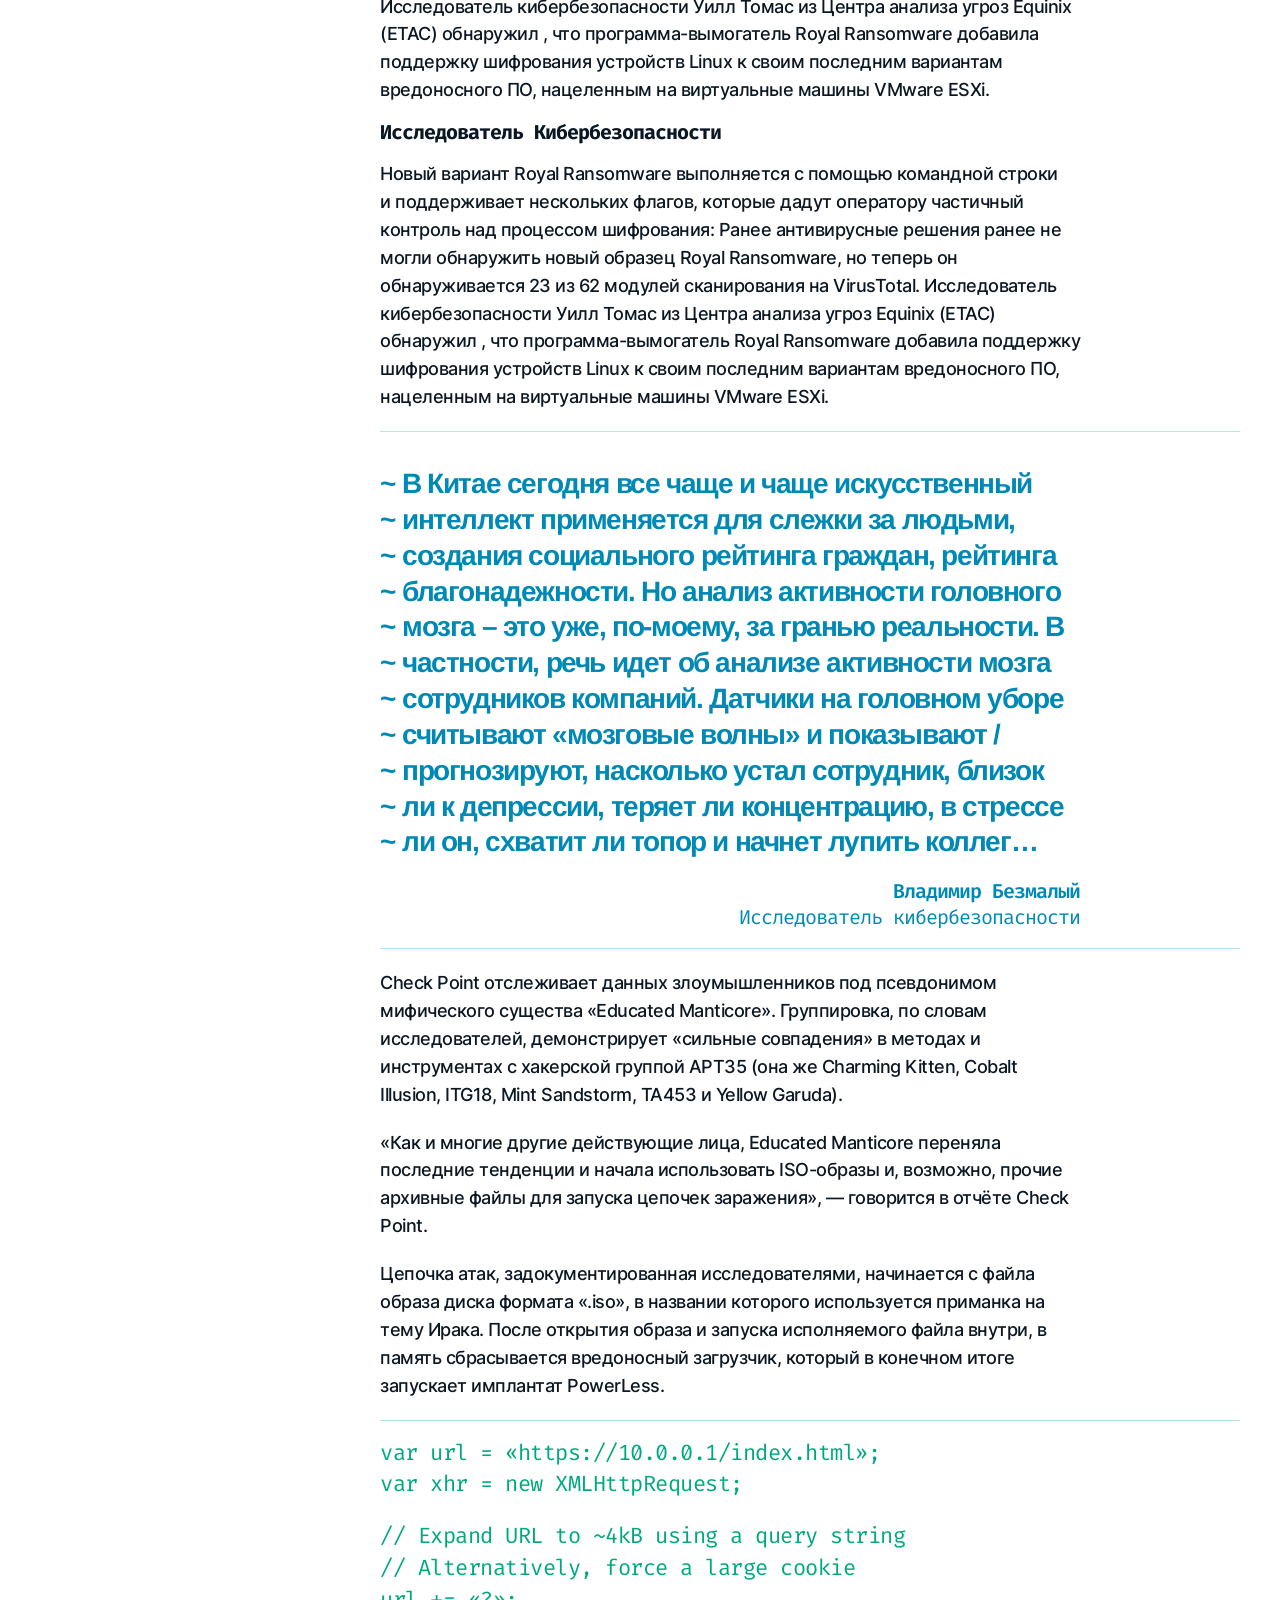
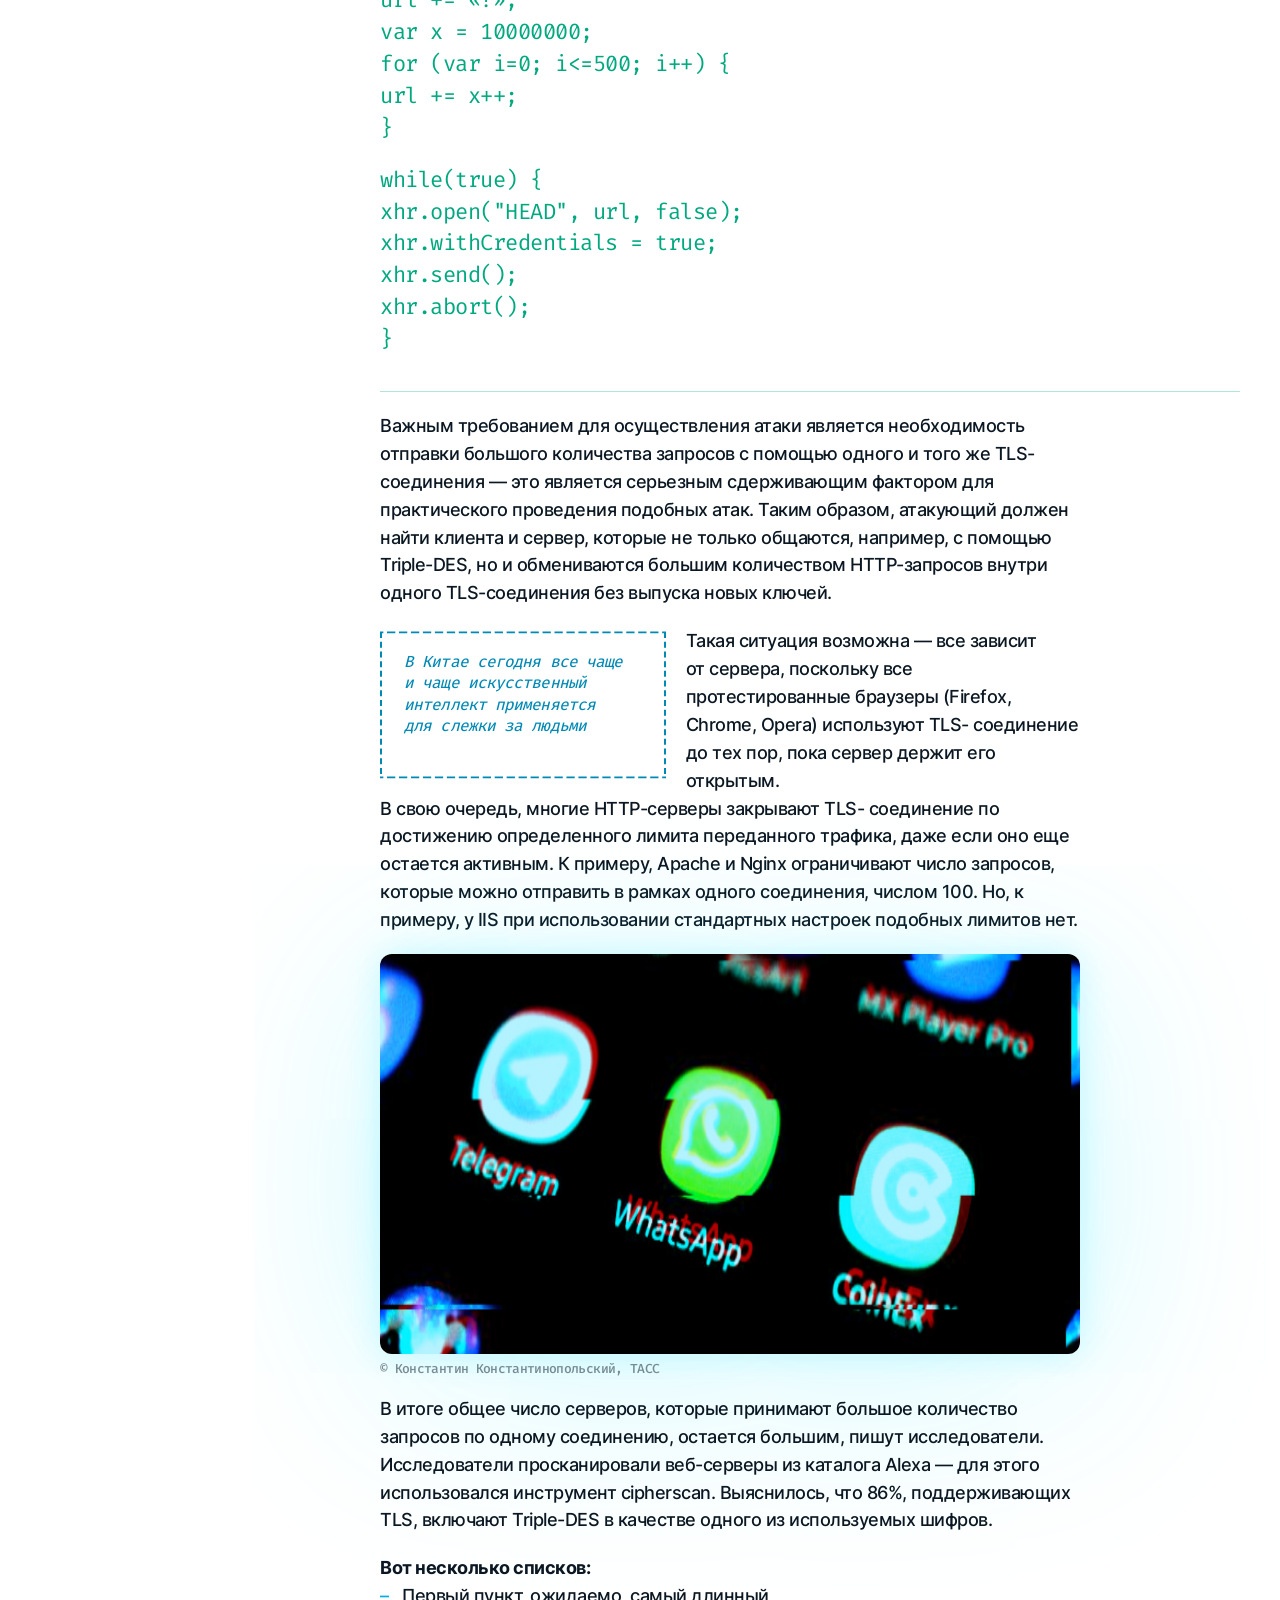
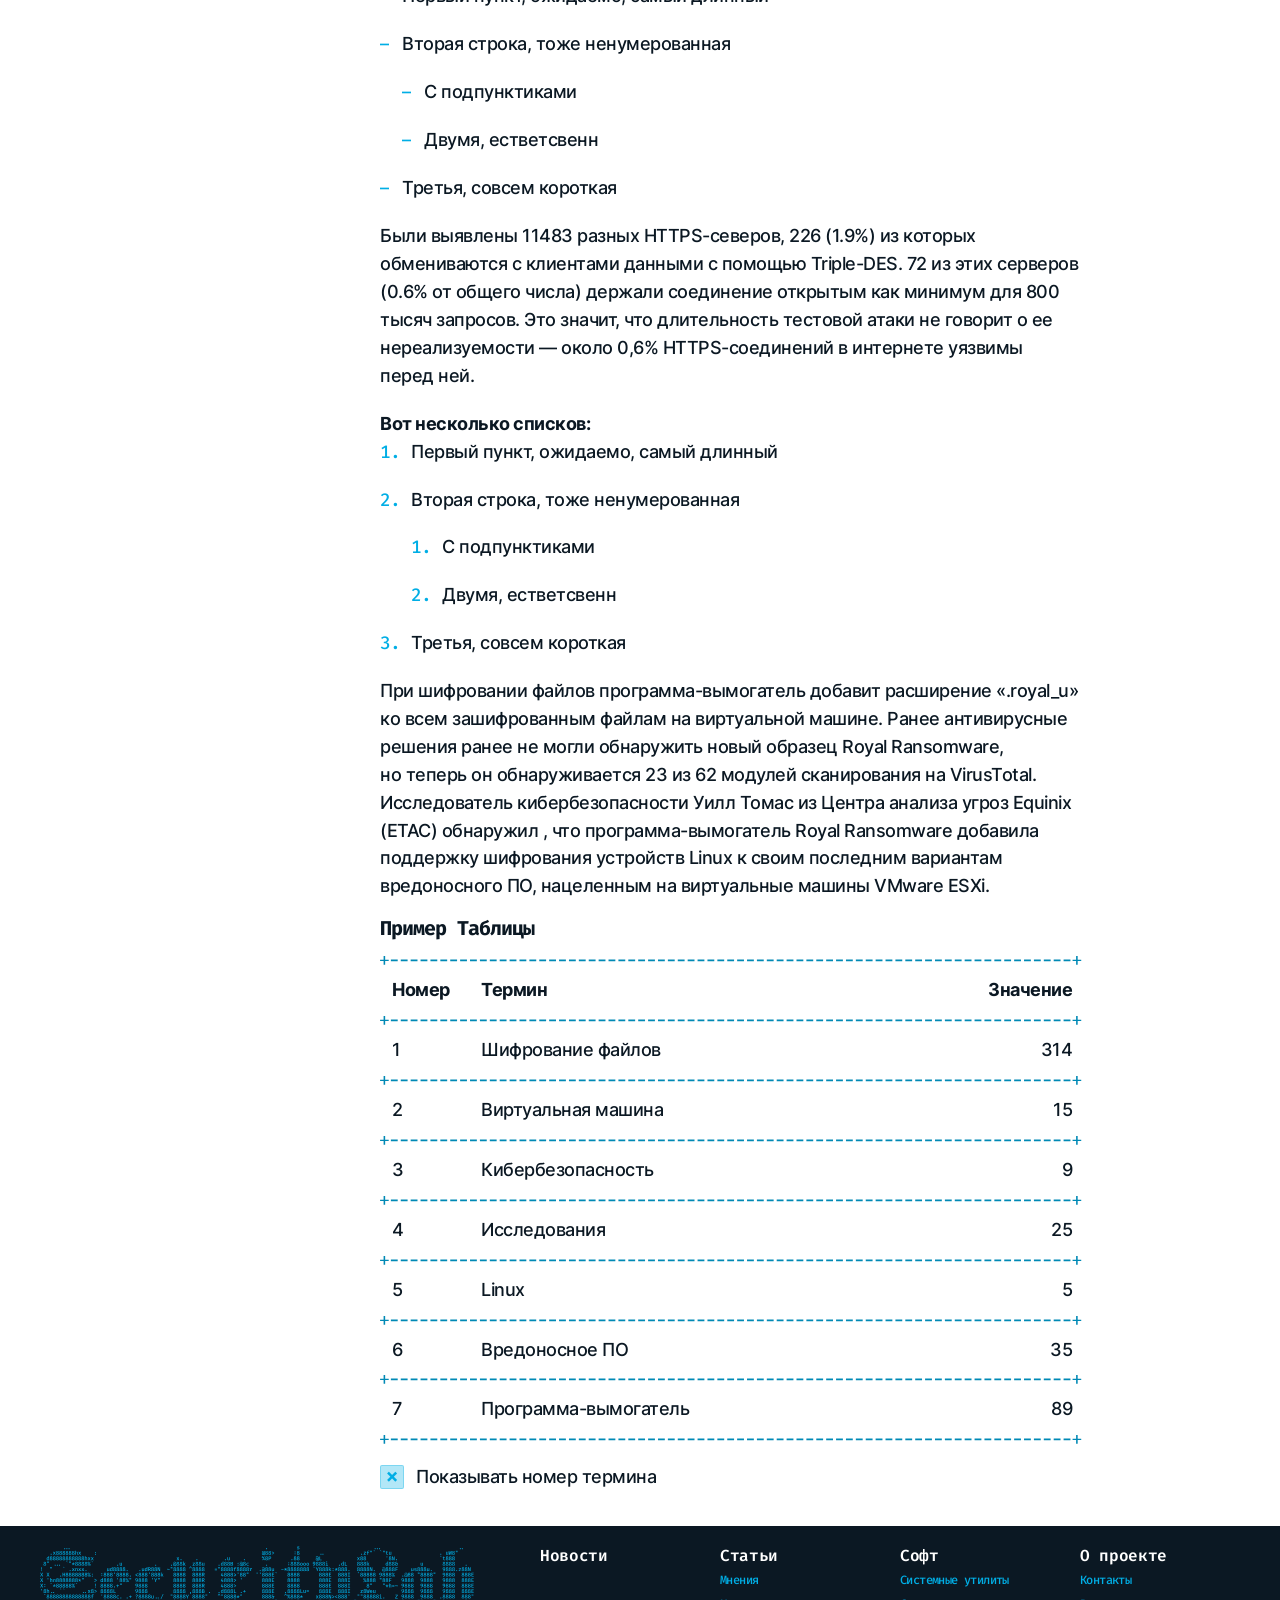
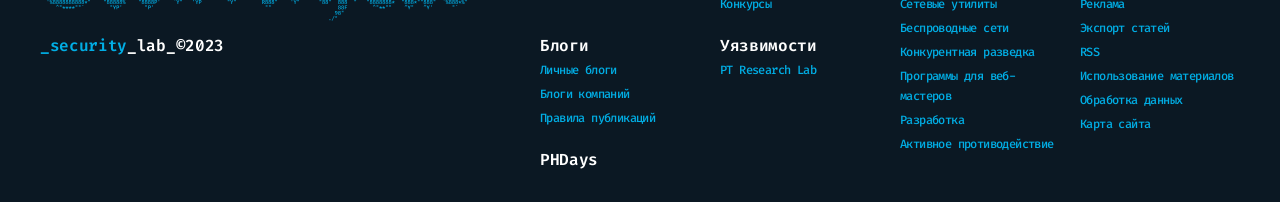
<file: article-image_old.html>
<!DOCTYPE html>
<html lang="ru">

<head>
    <meta charset="utf-8">
    <meta http-equiv="X-UA-Compatible" content="ie=edge">
    <title>SecurityLab</title>
    <!-- meta-->
    <meta name="viewport" content="width=device-width, initial-scale=1, shrink-to-fit=no">
    <meta name="description" content="">
    <meta name="theme-color" content="#ffffff">
    <!-- icon & css-->
    <link rel="icon" href="./image/favicon.ico" sizes="any">
    <link rel="icon" href="./image/icon.svg" type="image/svg+xml">
    <link rel="apple-touch-icon" href="./image/apple-touch-icon.png">
    <link rel="manifest" href="./manifest.json">
    <link href="./assets/css/vendors.css?v=ca186b9" rel="stylesheet">
    <link href="./assets/css/main.css?v=e735e71" rel="stylesheet">
    <link rel="stylesheet" href="./assets/css/fonts.css">
</head>

<body>
    <div id="app">
        <header class="ad _fixed header-dest article-head">
            <div class="container art-img">
                <div class="header content art new-fix">
                    <div class="header-ascii">
                        <div class="header-ascii__art"></div>
                        <div class="header-ascii__lead">новости кибербезопасности</div>
                    </div>
                    <div class="header__block ">
                        <div class="header-logo"><a href="./" title="SecurityLab">
                                <svg>
                                    <use href="./image/logo.svg#logo"></use>
                                </svg></a></div>
                        <div class="header__group">
                            <nav class="header-menu">
                                <ul>
                                    <li><a href="./blogs.html" title="Блоги">Блоги</a></li>
                                    <li><a href="#" title="PHDays">PHDays</a></li>
                                    <li><a href="#" title="The Standoff">The Standoff</a></li>
                                </ul>
                            </nav>
                            <div class="header-menu-bar"><a href="#" data-action="open-menu" title="Открыть меню">
                                    <svg>
                                        <use href="./image/icon/menu.svg#menu"></use>
                                    </svg></a></div>
                        </div>
                    </div>
                    <div class="progress-wrap">
                        <div class="progress-bar" id="progressBar"></div>
                    </div>
                </div>
            </div>
        </header>
        <!-- Menu-->
        <div class="menu">
            <div class="menu-overlay" data-action="close-menu"></div>
            <div class="menu__container">
                <div class="menu__head">
                    <div class="menu__link menu__link--close"><a href="#" data-action="close-menu" title="Закрыть меню">
                            <svg>
                                <use href="./image/icon/close.svg#close"></use>
                            </svg></a></div>
                    <div class="menu__link menu__link--back"><a href="#" data-action="close-submenu" title="Назад">
                            <svg>
                                <use href="./image/icon/back.svg#back"></use>
                            </svg></a></div>
                </div>
                <div class="menu__main">
                    <nav class="menu-navigation">
                        <ul class="menu-navigation__list">
                            <li class="menu-navigation__item"><a href="#" class="menu-navigation__item__link"
                                    title="Новости">Новости</a></li>
                            <li class="menu-navigation__item"><a href="#" class="menu-navigation__item__link"
                                    title="Статьи">Статьи</a></li>
                            <li class="menu-navigation__item"><a href="#" class="menu-navigation__item__link"
                                    title="Уязвимости">Уязвимости</a></li>
                            <li class="menu-navigation__item"><a href="./blogs.html" class="menu-navigation__item__link"
                                    title="Блоги">Блоги</a></li>
                            <li class="menu-navigation__item">
                                <a href="#" class="menu-navigation__item__link" data-action="open-submenu"
                                    data-submenu="glossary" title="Глосарий"><span>Глосарий</span></a>
                                <ul class="menu-navigation__submenu" data-name="glossary">
                                    <li class="menu-navigation__item">
                                        <a href="#" class="menu-navigation__item__link"
                                            title="Терминология">Терминология</a>
                                    </li>
                                    <li class="menu-navigation__item">
                                        <a href="#" class="menu-navigation__item__link"
                                            title="Хакерские группировки">Хакерские
                                            группировки</a>
                                    </li>
                                    <li class="menu-navigation__item">
                                        <a href="#" class="menu-navigation__item__link"
                                            title="Каталог софта"><span>Каталог
                                                софта</span>
                                        </a>

                                    </li>
                                </ul>
                            </li>
                        </ul>
                    </nav>
                    <ul class="menu-info">
                        <li class="menu-info__item"><a href="#" title="Контакты">Контакты</a></li>
                        <li class="menu-info__item"><a href="#" title="Реклама">Реклама</a></li>
                        <li class="menu-info__item"><a href="#" title="Экспорт статей">Экспорт статей</a></li>
                        <li class="menu-info__item"><a href="#" title="Карта сайта">Карта сайта</a></li>
                    </ul>
                    <ul class="menu-social">
                        <li class="menu-social__item"><a href="tg://resolve?domain=SecLabNews" target="_blank"
                                title="Телеграм">
                                <svg>
                                    <use href="./image/icon/telegram.svg#telegram"></use>
                                </svg></a></li>
                        <li class="menu-social__item"><a href=".//twitter.com/SecurityLabnews" target="_blank"
                                title="Твиттер">
                                <svg>
                                    <use href="./image/icon/twitter.svg#twitter"></use>
                                </svg></a></li>
                        <li class="menu-social__item"><a href=".//vk.com/public47494392" target="_blank"
                                title="ВКонтакте">
                                <svg>
                                    <use href="./image/icon/vk.svg#vk"></use>
                                </svg></a></li>
                        <li class="menu-social__item"><a href="#" title="RSS">
                                <svg>
                                    <use href="./image/icon/rss.svg#rss"></use>
                                </svg></a></li>
                    </ul>
                </div>
                <div class="menu-search">
                    <form class="form menu-search__form" name="menu-search" action="./" autocomplete="off"
                        accept-charset="utf-8">
                        <fieldset class="form__line">
                            <input class="form__input" type="search" name="search" required placeholder="Поиск" value=""
                                title="Поиск">
                            <div class="form__button">
                                <div class="button button--search button--disabled"><a href="#" data-action="form-send"
                                        title="Найти">Найти</a></div>
                            </div>
                        </fieldset>
                    </form>
                </div>
            </div>
        </div>
        <!-- Menu end-->
        <main>
            <section id="article">
                <div class="container">
                    <div class="article content">
                        <aside class="article__sidebar">
                            <div class="sidebar-wrap" id="sidebar">
                                <div class="article__banner article__banner--small"><a href="#" target="_blank"
                                        title="Стань спикером на PHDAYS12"><img src="./image/banner/phdays12.jpg"
                                            srcset="./image/banner/phdays12@2x.jpg 2x" loading="lazy"
                                            alt="PHDAYS12"></a></div>
                                <div class="article-feed slider">
                                    <div class="article-feed__title">
                                        <h2><span>_Лента</span></h2>
                                    </div>
                                    <div class="article-feed-list swiper-wrapper">
                                        <article class="article-feed-list__item swiper-slide">
                                            <div class="article-feed-list__head">
                                                <time class="article-feed-list__date" datetime="2023-06-30">30 июн,
                                                    12:28</time>
                                                <div class="article-feed-list__rubric"><a href="#"
                                                        title="Инструменты">Инструменты</a></div>
                                            </div>
                                            <div class="article-feed-list__title">
                                                <a href="./article.html"
                                                    title="Qualcomm тайно собирает данные со смартфонов пользователей без их согласия">
                                                    <h4>Qualcomm тайно собирает данные со смартфонов пользователей без
                                                        их согласия</h4>

                                                </a>
                                            </div>
                                        </article>
                                        <article class="article-feed-list__item swiper-slide">
                                            <div class="article-feed-list__head">
                                                <time class="article-feed-list__date" datetime="2023-06-30">30 июн,
                                                    12:28</time>
                                                <div class="article-feed-list__rubric"><a href="#"
                                                        title="Инструменты">Инструменты</a></div>
                                            </div>
                                            <div class="article-feed-list__title"><a href="./article.html"
                                                    title="ChaosGPT — новая нейросеть без моральных и этических ограничений">
                                                    <h4>ChaosGPT — новая нейросеть без моральных и этических ограничений
                                                    </h4>
                                                </a></div>
                                        </article>
                                        <article class="article-feed-list__item swiper-slide">
                                            <div class="article-feed-list__head">
                                                <time class="article-feed-list__date" datetime="2023-06-30">30 июн,
                                                    12:28</time>
                                                <div class="article-feed-list__rubric"><a href="#"
                                                        title="Инструменты">Инструменты</a></div>
                                            </div>
                                            <div class="article-feed-list__title"><a href="./article.html"
                                                    title="Крупный облачный провайдер подвергся кибератаке из-за ошибки в ядре Linux">
                                                    <h4>Крупный облачный провайдер подвергся кибератаке из-за ошибки
                                                        в ядре Linux</h4>
                                                </a></div>
                                        </article>
                                        <article class="article-feed-list__item swiper-slide">
                                            <div class="article-feed-list__head">
                                                <time class="article-feed-list__date" datetime="2023-06-30">30 июн,
                                                    12:28</time>
                                                <div class="article-feed-list__rubric"><a href="#"
                                                        title="Инструменты">Инструменты</a></div>
                                            </div>
                                            <div class="article-feed-list__title"><a href="./article.html"
                                                    title="Цифровые паспорта в России: покупка алкоголя и сигарет с помощью новой технологии">
                                                    <h4>Цифровые паспорта в России: покупка алкоголя и сигарет с помощью
                                                        новой технологии</h4>
                                                </a></div>
                                        </article>
                                    </div>
                                </div>
                            </div>
                        </aside>
                        <article class="article__main" id="main_content">
                            <div class="article__head">
                                <div class="article__image">
                                    <picture>
                                        <source srcset="./image/article/4.m.jpg, /image/article/4@2x.jpg"
                                            media="(max-width: 991px)" type="image/jpeg"><img
                                            src="./image/article/4.jpg" srcset="./image/article/4@2x.jpg"
                                            loading="eager"
                                            alt="Qualcomm тайно собирает данные со смартфонов пользователей без их согласия">
                                    </picture>
                                </div>
                                <div class="article__title">
                                    <h1>
                                        <span class="animation-decode animation-decode--blue deskn">Qualcomm тайно
                                            собирает данные со
                                            смартфонов
                                            пользователей без их согласия</span>
                                        <div class="decode-text">
                                            <div class="text-animation">Q</div>
                                            <div class="text-animation">u</div>
                                            <div class="text-animation">a</div>
                                            <div class="text-animation">l</div>
                                            <div class="text-animation">c</div>
                                            <div class="text-animation">o</div>
                                            <div class="text-animation">m</div>
                                            <div class="text-animation">m</div>
                                            <div class="space"></div>

                                            <div class="text-animation">т</div>
                                            <div class="text-animation">а</div>
                                            <div class="text-animation">й</div>
                                            <div class="text-animation">н</div>
                                            <div class="text-animation">о</div>
                                            <div class="space"></div>

                                            <div class="text-animation">с</div>
                                            <div class="text-animation">о</div>
                                            <div class="text-animation">б</div>
                                            <div class="text-animation">и</div>
                                            <div class="text-animation">р</div>
                                            <div class="text-animation">а</div>
                                            <div class="text-animation">е</div>
                                            <div class="text-animation">т</div>
                                            <div class="space max-space-mob mbh"></div>
                                            <div class="text-animation">д</div>
                                            <div class="text-animation">а</div>
                                            <div class="text-animation">н</div>
                                            <div class="text-animation">н</div>
                                            <div class="text-animation">ы</div>
                                            <div class="text-animation">е</div>
                                            <div class="space "></div>
                                            <div class="text-animation">с</div>
                                            <div class="text-animation">о</div>
                                            <div class="space"></div>
                                            <div class="text-animation">с</div>
                                            <div class="text-animation">м</div>
                                            <div class="text-animation">а</div>
                                            <div class="text-animation">р</div>
                                            <div class="text-animation">т</div>
                                            <div class="text-animation">ф</div>
                                            <div class="text-animation">о</div>
                                            <div class="text-animation">н</div>
                                            <div class="text-animation">о</div>
                                            <div class="text-animation">в</div>
                                            <div class="space max-space-mob mbh"></div>
                                            <div class="text-animation">п</div>
                                            <div class="text-animation">о</div>
                                            <div class="text-animation">л</div>
                                            <div class="text-animation">ь</div>
                                            <div class="text-animation">з</div>
                                            <div class="text-animation">о</div>
                                            <div class="text-animation">в</div>
                                            <div class="text-animation">а</div>
                                            <div class="text-animation">т</div>
                                            <div class="text-animation">е</div>
                                            <div class="text-animation">л</div>
                                            <div class="text-animation">е</div>
                                            <div class="text-animation">й</div>
                                            <div class="space"></div>
                                            <div class="text-animation">б</div>
                                            <div class="text-animation">е</div>
                                            <div class="text-animation">з</div>
                                            <div class="space  "></div>
                                            <div class="text-animation">и</div>
                                            <div class="text-animation">х</div>
                                            <div class="space mbh"></div>
                                            <div class="text-animation">с</div>
                                            <div class="text-animation">о</div>
                                            <div class="text-animation">г</div>
                                            <div class="text-animation">л</div>
                                            <div class="text-animation">а</div>
                                            <div class="text-animation">с</div>
                                            <div class="text-animation">и</div>
                                            <div class="text-animation">я</div>
                                        </div>
                                    </h1>
                                </div>
                                <div class="article__preview">
                                    <p>Ранее неизвестный вариант Royal с помощью одной команды может зашифровать все
                                        виртуальные машины
                                    </p>
                                </div>
                            </div>
                            <div class="article__details">
                                <time class="article__date" datetime="2023-06-30">30 июн, 12:28</time>
                                <ul class="article-tags">
                                    <li class="article-tags__link"><a href="#" title="Новости">Новости</a></li>
                                    <li class="article-tags__tag"><a href="#" title="#Linux">#Linux</a></li>
                                    <li class="article-tags__tag"><a href="#" title="#ETAC">#ETAC</a></li>
                                    <li class="article-tags__tag"><a href="#" title="#VMware">#VMware</a></li>
                                    <li class="article-tags__tag"><a href="#" title="#Eqinix">#Eqinix</a></li>
                                    <li class="article-tags__tag"><a href="#" title="#VirusTotal">#VirusTotal</a></li>
                                </ul>
                            </div>
                            <div class="article__body article__body-new">
                                <p>Исследователь кибербезопасности Уилл Томас из Центра анализа угроз Equinix
                                    (ETAC) обнаружил , что
                                    программа-вымогатель Royal Ransomware добавила поддержку шифрования устройств Linux
                                    к своим
                                    последним вариантам вредоносного ПО, нацеленным на виртуальные машины VMware ESXi.
                                </p>
                                <p>Новый вариант Royal Ransomware выполняется с помощью командной строки
                                    и поддерживает нескольких
                                    флагов, которые дадут оператору частичный контроль над процессом шифрования:</p>

                                <code>

                  <span>-stopvm</span><span>останавливает все работающие виртуальные машины, чтобы их можно было зашифровать;</span>


                  <span>-vmonly</span> <span>шифровать только виртуальные машины;</span>
                  <span>-fork</span> <span>неизвестно;</span>
                  <span>-logs</span> <span>неизвестно;</span>
                  <span>-id</span> <span>идентификатор из 32 символов</span>

                </code>

                                <div class="article__text">
                                    <div class="p">
                                        Исследователи из компании
                                        <div class="wiki" title="Check Point"><span>Check Point</span>
                                            <div class="wiki-tooltip">
                                                <p>ChatGPT — это чат-бот, который работает на
                                                    модели искусственного
                                                    интеллекта GPT (Generative Pre-trained Transformer), разработанной
                                                    компанией OpenAI. </p>
                                                <p>Модель обучена на большом объёме текстовых
                                                    данных и
                                                    предназначена для генерации человекоподобных ответов на заданные
                                                    вопросы или фразы.ChatGPT
                                                    всегда старается понять контекст вопроса и сгенерировать подходящий
                                                    ответ. Чат-бот способен
                                                    генерировать текст в различных стилях и тематиках, может
                                                    использоваться в различных сферах
                                                    и областях для облегчения рутинных или даже творческих задач,
                                                    выполняемых человеком.</p>


                                                <a href="#" target="_blank" title="Прейти к статье">Прейти к статье</a>

                                            </div>
                                        </div>
                                        в своём <a href="#" title="">недавнем отчёте</a> связали иранскую
                                        государственную хакерскую
                                        группировку с новой волной фишинговых атак, нацеленных на Израиль. Целью
                                        вредоносной кампании стало
                                        развертывание обновлённой версии Windows-бэкдора под названием PowerLess.
                                    </div>
                                </div>

                                <h2>Исследователь кибербезопасности</h2>


                                <p>
                                    При шифровании файлов программа-вымогатель добавит расширение «.royal_u» ко
                                    всем зашифрованным
                                    файлам на виртуальной машине. Ранее антивирусные решения ранее не могли обнаружить
                                    новый образец
                                    Royal Ransomware, но теперь он обнаруживается 23 из 62 модулей сканирования на
                                    VirusTotal.
                                    Исследователь кибербезопасности Уилл Томас из Центра анализа угроз Equinix (ETAC)
                                    обнаружил , что
                                    программа-вымогатель Royal Ransomware добавила поддержку шифрования устройств Linux
                                    к своим
                                    последним вариантам вредоносного ПО, нацеленным на виртуальные машины VMware ESXi.
                                </p>


                                <h3>Исследователь кибербезопасности</h3>


                                <p>Новый вариант Royal Ransomware выполняется с помощью командной строки
                                    и поддерживает нескольких
                                    флагов, которые дадут оператору частичный контроль над процессом шифрования: Ранее
                                    антивирусные
                                    решения ранее не могли обнаружить новый образец Royal Ransomware, но теперь он
                                    обнаруживается 23 из
                                    62 модулей сканирования на VirusTotal. Исследователь кибербезопасности Уилл Томас из
                                    Центра анализа
                                    угроз Equinix (ETAC) обнаружил , что программа-вымогатель Royal Ransomware добавила
                                    поддержку
                                    шифрования устройств Linux к своим последним вариантам вредоносного ПО, нацеленным
                                    на виртуальные
                                    машины VMware ESXi.</p>

                                <quote>
                                    <blockquote>
                                        <p>
                                            ~<br>~<br>~<br>~<br>~<br>~<br>~<br>~<br>~<br>~<br>~<br>~<br>~<br>~<br>~<br>~<br>~<br>~<br>~<br>~<br>~<br>~<br>~<br>~<br>~<br>~<br>~<br>~<br>~<br>~<br>~<br>~<br>~<br>~<br>~<br>~<br>~<br>~<br>~<br>~<br>~<br>~
                                        </p>
                                        <p>В Китае сегодня все чаще и чаще искусственный интеллект применяется для
                                            слежки за людьми,
                                            создания социального рейтинга граждан, рейтинга благонадежности. Но анализ
                                            активности головного
                                            мозга – это уже, по-моему, за гранью реальности.
                                            В частности, речь идет об анализе активности мозга сотрудников компаний.
                                            Датчики на головном уборе
                                            считывают «мозговые волны» и показывают / прогнозируют, насколько устал
                                            сотрудник, близок ли к
                                            депрессии, теряет ли концентрацию, в стрессе ли он, схватит ли топор
                                            и начнет лупить коллег…
                                        </p>
                                    </blockquote>


                                    <h5>Владимир Безмалый</h5>
                                    <span>Исследователь кибербезопасности</span>


                                </quote>

                                <p>Check Point отслеживает данных злоумышленников под псевдонимом мифического
                                    существа «Educated
                                    Manticore». Группировка, по словам исследователей, демонстрирует «сильные
                                    совпадения» в методах и
                                    инструментах с хакерской группой APT35 (она же Charming Kitten, Cobalt Illusion,
                                    ITG18, Mint
                                    Sandstorm, TA453 и Yellow Garuda).</p>
                                <p>«Как и многие другие действующие лица, Educated Manticore переняла
                                    последние тенденции и начала
                                    использовать ISO-образы и, возможно, прочие архивные файлы для запуска цепочек
                                    заражения», —
                                    говорится в отчёте Check Point.</p>
                                <p>Цепочка атак, задокументированная исследователями, начинается с файла
                                    образа диска формата «.iso»,
                                    в названии которого используется приманка на тему Ирака. После открытия образа и
                                    запуска
                                    исполняемого файла внутри, в память сбрасывается вредоносный загрузчик, который в
                                    конечном итоге
                                    запускает имплантат PowerLess.</p>


                                <code>
                    <p>
                      var url = &laquo;https://10.0.0.1/index.html&raquo;;<br>
var xhr = new XMLHttpRequest;
                    </p>
                    <p>
                      // Expand URL to ~4kB using a&nbsp;query string<br>
                      // Alternatively, force a&nbsp;large cookie<br>
                      url += &laquo;?&raquo;;<br>
                      var x = 10000000;<br>
                      for (var i=0; i&lt;=500; i++) {<br>
                      url += x++;<br>
                      }<br>
                    </p>
                    <p>
                      while(true) {<br>
                        xhr.open(&quot;HEAD&quot;, url, false);<br>
                        xhr.withCredentials = true;<br>
                        xhr.send();<br>
                        xhr.abort();<br>
                      }
                    </p>
                  </code>


                                <p>Важным требованием для осуществления атаки является необходимость отправки
                                    большого количества
                                    запросов с помощью одного и того же TLS-соединения — это является серьезным
                                    сдерживающим фактором
                                    для практического проведения подобных атак. Таким образом, атакующий должен найти
                                    клиента и сервер,
                                    которые не только общаются, например, с помощью Triple-DES, но и обмениваются
                                    большим количеством
                                    HTTP-запросов внутри одного TLS-соединения без выпуска новых ключей.</p>


                                <em>
                                    <span>
                                        В Китае сегодня все чаще и чаще искусственный интеллект применяется
                                        для слежки за людьми
                                        <img src="image/qote-bg.svg">
                                        <p>
                                            //<br>
                                            //<br>
                                            //<br>
                                            //<br>
                                            //<br>
                                            //<br>
                                            //<br>
                                            //<br>
                                            //<br>
                                        </p>
                                    </span>

                                    <p>
                                        Такая ситуация возможна — все зависит от сервера, поскольку все
                                        протестированные браузеры
                                        (Firefox,
                                        Chrome, Opera) используют TLS- соединение до тех пор, пока сервер держит его
                                        открытым.
                                    </p>
                                </em>

                                <p>В свою
                                    очередь, многие HTTP-серверы закрывают TLS- соединение по достижению
                                    определенного лимита
                                    переданного трафика, даже если оно еще остается активным. К примеру, Apache и
                                    Nginx ограничивают
                                    число запросов, которые можно отправить в рамках одного соединения, числом 100.
                                    Но, к примеру, у IIS
                                    при использовании стандартных настроек подобных лимитов нет. </p>


                                <picture>
                                    <img src="./image/article/4.jpg" alt="SecurityLab">
                                </picture>
                                <p
                                    style="font-size: 13px;letter-spacing: -0.65px;line-height: 1;color: rgba(11, 24, 35, 0.50);font-family: Fira Code;font-weight: 500;">
                                    © Константин Константинопольский,
                                    ТАСС</p>


                                <p>В итоге общее число серверов, которые принимают большое количество запросов
                                    по одному соединению,
                                    остается большим, пишут исследователи. Исследователи просканировали веб-серверы из
                                    каталога Alexa —
                                    для этого использовался инструмент cipherscan. Выяснилось, что 86%, поддерживающих
                                    TLS, включают
                                    Triple-DES в качестве одного из используемых шифров.</p>



                                <h4>Вот несколько списков:</h4>

                                <ul>
                                    <li>
                                        <p>Первый пункт, ожидаемо, самый длинный</p>
                                    </li>
                                    <li>
                                        <p>Вторая строка, тоже ненумерованная</p>
                                        <ul>
                                            <li>
                                                <p>С подпунктиками</p>
                                            </li>
                                            <li>
                                                <p>Двумя, естветсвенн</p>
                                            </li>
                                        </ul>
                                    </li>
                                    <li>
                                        <p>Третья, совсем короткая</p>
                                    </li>
                                </ul>


                                <p>Были выявлены 11483 разных HTTPS-северов, 226 (1.9%) из которых
                                    обмениваются с клиентами данными с
                                    помощью Triple-DES. 72 из этих серверов (0.6% от общего числа) держали соединение
                                    открытым как
                                    минимум для 800 тысяч запросов. Это значит, что длительность тестовой атаки не
                                    говорит о ее
                                    нереализуемости — около 0,6% HTTPS-соединений в интернете уязвимы перед ней.</p>


                                <h4>Вот несколько списков:</h4>
                                <ol>
                                    <li>
                                        <p>Первый пункт, ожидаемо, самый длинный</p>
                                    </li>
                                    <li>
                                        <p>Вторая строка, тоже ненумерованная</p>
                                        <ol>
                                            <li>
                                                <p>С подпунктиками</p>
                                            </li>
                                            <li>
                                                <p>Двумя, естветсвенн</p>
                                            </li>
                                        </ol>
                                    </li>
                                    <li>
                                        <p>Третья, совсем короткая</p>
                                    </li>
                                </ol>


                                <p>При шифровании файлов программа-вымогатель добавит расширение «.royal_u» ко
                                    всем зашифрованным
                                    файлам на виртуальной машине. Ранее антивирусные решения ранее не могли обнаружить
                                    новый образец
                                    Royal Ransomware, но теперь он обнаруживается 23 из 62 модулей сканирования на
                                    VirusTotal.
                                    Исследователь кибербезопасности Уилл Томас из Центра анализа угроз Equinix (ETAC)
                                    обнаружил , что
                                    программа-вымогатель Royal Ransomware добавила поддержку шифрования устройств Linux
                                    к своим
                                    последним вариантам вредоносного ПО, нацеленным на виртуальные машины VMware ESXi.
                                </p>


                                <h3>Пример таблицы</h3>


                                <table>
                                    <tr>
                                        <th>Номер</th>
                                        <th>Термин</th>
                                        <th>Значение</th>
                                    </tr> <!--ряд с ячейками заголовков-->
                                    <tr>
                                        <td>1</td>
                                        <td>Шифрование файлов</td>
                                        <td>314</td>
                                    </tr> <!--ряд с ячейками тела таблицы-->
                                    <tr>
                                        <td>2</td>
                                        <td>Виртуальная машина</td>
                                        <td>15</td>
                                    </tr> <!--ряд с ячейками тела таблицы-->
                                    <tr>
                                        <td>3</td>
                                        <td>Кибербезопасность </td>
                                        <td>9</td>
                                    </tr> <!--ряд с ячейками тела таблицы-->
                                    <tr>
                                        <td>4</td>
                                        <td>Исследования </td>
                                        <td>25</td>
                                    </tr> <!--ряд с ячейками тела таблицы-->
                                    <tr>
                                        <td>5</td>
                                        <td>Linux</td>
                                        <td>5</td>
                                    </tr> <!--ряд с ячейками тела таблицы-->
                                    <tr>
                                        <td>6</td>
                                        <td>Вредоносное ПО</td>
                                        <td>35</td>
                                    </tr> <!--ряд с ячейками тела таблицы-->
                                    <tr>
                                        <td>7</td>
                                        <td>Программа-вымогатель</td>
                                        <td>89</td>
                                    </tr> <!--ряд с ячейками тела таблицы-->
                                </table>
                                <q>

                                    <label for="num_checkbox">
                                        <input type="checkbox" name="num_checkbox" id="num_checkbox">
                                    </label>

                                    <span>Показывать номер термина</span>
                                </q>

                            </div>

                        </article>
                    </div>
                </div>
            </section>
        </main>
        <footer>
            <div class="container">
                <div class="footer content">
                    <div class="footer__main">
                        <div class="footer-ascii">
                            <div class="footer-ascii__art"><img src="./image/ascii/logo-1.svg" alt="SecurityLab"></div>
                        </div>
                        <div class="footer-copyright">_security<span>_lab_&copy;2023</span></div>
                    </div>
                    <div class="footer__navigation">
                        <div class="footer__group">
                            <nav class="footer-menu">
                                <div class="footer-menu__title"><a href="#" title="Новости">Новости</a></div>
                            </nav>
                            <nav class="footer-menu">
                                <div class="footer-menu__title"><a href="./blogs.html" title="Блоги">Блоги</a></div>
                                <ul class="footer-menu__list">
                                    <li class="footer-menu__item"><a href="#" title="Личные блоги">Личные блоги</a></li>
                                    <li class="footer-menu__item"><a href="#" title="Блоги компаний">Блоги компаний</a>
                                    </li>
                                    <li class="footer-menu__item"><a href="#" title="Правила публикаций">Правила
                                            публикаций</a></li>
                                </ul>
                            </nav>
                            <nav class="footer-menu">
                                <div class="footer-menu__title"><a href="#" title="Статьи">Статьи</a></div>
                                <ul class="footer-menu__list">
                                    <li class="footer-menu__item"><a href="#" title="Мнения">Мнения</a></li>
                                    <li class="footer-menu__item"><a href="#" title="Конкурсы">Конкурсы</a></li>
                                </ul>
                            </nav>
                            <nav class="footer-menu">
                                <div class="footer-menu__title"><a href="#" title="Уязвимости">Уязвимости</a></div>
                                <ul class="footer-menu__list">
                                    <li class="footer-menu__item"><a href="#" title="PT Research Lab">PT Research
                                            Lab</a></li>
                                </ul>
                            </nav>
                        </div>
                        <div class="footer__group">
                            <nav class="footer-menu">
                                <div class="footer-menu__title"><a href="#" title="Софт">Софт</a></div>
                                <ul class="footer-menu__list">
                                    <li class="footer-menu__item"><a href="#" title="Системные утилиты">Системные
                                            утилиты</a></li>
                                    <li class="footer-menu__item"><a href="#" title="Сетевые утилиты">Сетевые
                                            утилиты</a></li>
                                    <li class="footer-menu__item"><a href="#" title="Беспроводные сети">Беспроводные
                                            сети</a></li>
                                    <li class="footer-menu__item"><a href="#" title="Конкурентная разведка">Конкурентная
                                            разведка</a></li>
                                    <li class="footer-menu__item"><a href="#"
                                            title="Программы для веб-мастеров">Программы для
                                            веб-мастеров</a></li>
                                    <li class="footer-menu__item"><a href="#" title="Разработка">Разработка</a></li>
                                    <li class="footer-menu__item"><a href="#" title="Активное противодействие">Активное
                                            противодействие</a></li>
                                </ul>
                            </nav>
                            <nav class="footer-menu">
                                <div class="footer-menu__title"><a href="#" title="О проекте">О проекте</a></div>
                                <ul class="footer-menu__list">
                                    <li class="footer-menu__item"><a href="#" title="Контакты">Контакты</a></li>
                                    <li class="footer-menu__item"><a href="#" title="Реклама">Реклама</a></li>
                                    <li class="footer-menu__item"><a href="#" title="Экспорт статей">Экспорт статей</a>
                                    </li>
                                    <li class="footer-menu__item"><a href="#" title="RSS">RSS</a></li>
                                    <li class="footer-menu__item"><a href="#"
                                            title="Использование материалов">Использование
                                            материалов</a></li>
                                    <li class="footer-menu__item"><a href="#" title="Обработка данных">Обработка
                                            данных</a></li>
                                    <li class="footer-menu__item"><a href="#" title="Карта сайта">Карта сайта</a></li>
                                </ul>
                            </nav>
                        </div>
                        <div class="footer__group">
                            <nav class="footer-menu">
                                <div class="footer-menu__title"><a href="#" title="PHDays">PHDays</a></div>
                            </nav>
                        </div>
                    </div>
                </div>
            </div>
        </footer>
    </div>
    <!-- js-->
    <script defer src="./assets/js/vendors.js?v=da32d7a"></script>
    <script defer src="./assets/js/decor.js"></script>
    <script defer src="./assets/js/main.js?v=4c15106"></script>
    <script src="./assets/js/progressbar.js"></script>
    <script src="./assets/js/sidebar.js"></script>
</body>

</html>
</file>
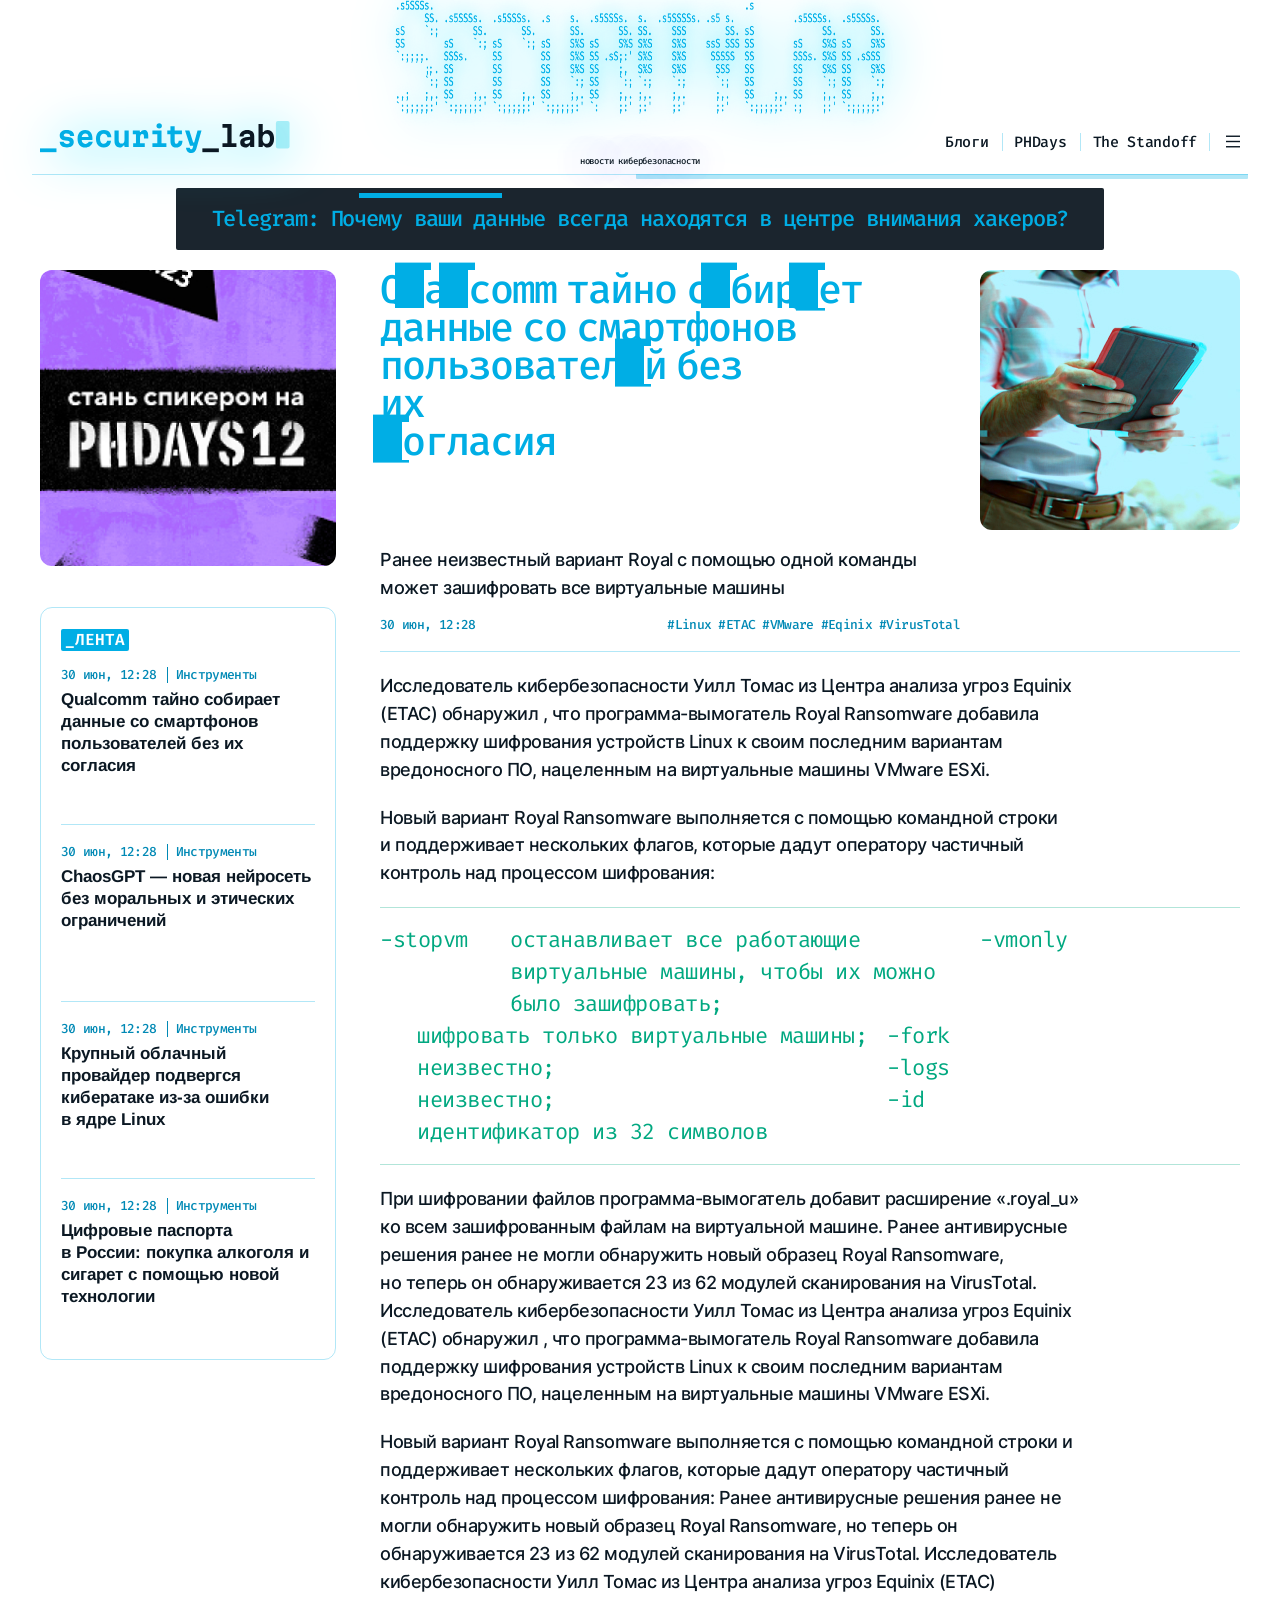
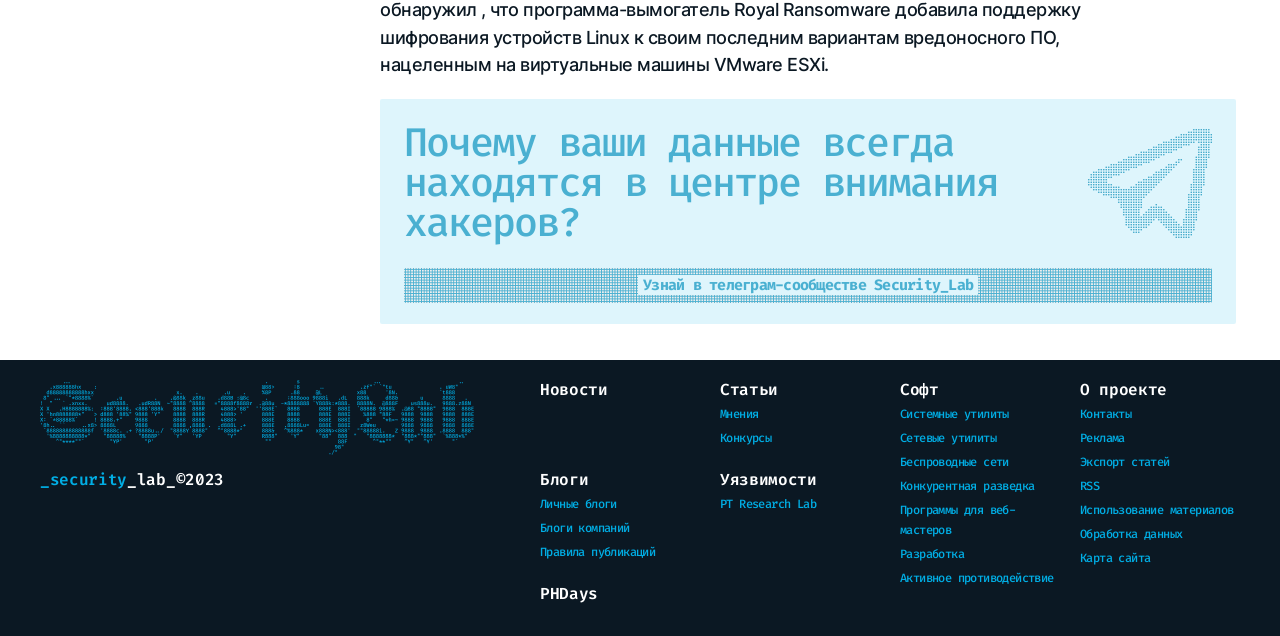
<file: article-small-image.html>
<!DOCTYPE html>
<html lang="ru">

<head>
    <meta charset="utf-8">
    <meta http-equiv="X-UA-Compatible" content="ie=edge">
    <title>SecurityLab</title>
    <!-- meta-->
    <meta name="viewport" content="width=device-width, initial-scale=1, shrink-to-fit=no">
    <meta name="description" content="">
    <meta name="theme-color" content="#ffffff">
    <!-- icon & css-->
    <link rel="icon" href="./image/favicon.ico" sizes="any">
    <link rel="icon" href="./image/icon.svg" type="image/svg+xml">
    <link rel="apple-touch-icon" href="./image/apple-touch-icon.png">
    <link rel="manifest" href="./manifest.json">
    <link href="./assets/css/vendors.css?v=ca186b9" rel="stylesheet">
    <link href="./assets/css/main.css?v=e735e71" rel="stylesheet">
    <link rel="stylesheet" href="./assets/css/fonts.css">
</head>

<body>
    <div class="article-small-image" id="app">
        <header class="ad _fixed header-dest article-head">
            <div class="container">
                <div class="header content art">
                    <div class="header-ascii">
                        <div class="header-ascii__art"></div>
                        <div class="header-ascii__lead">новости кибербезопасности</div>
                    </div>
                    <div class="header__block " id="_fixed">
                        <div class="header-logo"><a href="./" title="SecurityLab">
                                <svg>
                                    <use href="./image/logo.svg#logo"></use>
                                </svg></a></div>
                        <div class="header__group">
                            <nav class="header-menu">
                                <ul>
                                    <li><a href="./blogs.html" title="Блоги">Блоги</a></li>
                                    <li><a href="#" title="PHDays">PHDays</a></li>
                                    <li><a href="#" title="The Standoff">The Standoff</a></li>
                                </ul>
                            </nav>
                            <div class="header-menu-bar"><a href="#" data-action="open-menu" title="Открыть меню">
                                    <svg>
                                        <use href="./image/icon/menu.svg#menu"></use>
                                    </svg></a></div>
                        </div>
                    </div>
                    <div class="progress-wrap" id="progress-wrap">
                        <div class="progress-bar" id="progressBar"></div>
                    </div>
                </div>

            </div>

        </header>
        <!-- Menu-->
        <div class="menu">
            <div class="menu-overlay" data-action="close-menu"></div>
            <div class="menu__container">
                <div class="menu__head">
                    <div class="menu__link menu__link--close"><a href="#" data-action="close-menu" title="Закрыть меню">
                            <svg>
                                <use href="./image/icon/close.svg#close"></use>
                            </svg></a></div>
                    <div class="menu__link menu__link--back"><a href="#" data-action="close-submenu" title="Назад">
                            <svg>
                                <use href="./image/icon/back.svg#back"></use>
                            </svg></a></div>
                </div>
                <div class="menu__main">
                    <nav class="menu-navigation">
                        <ul class="menu-navigation__list">
                            <li class="menu-navigation__item"><a href="#" class="menu-navigation__item__link"
                                    title="Новости">Новости</a></li>
                            <li class="menu-navigation__item"><a href="#" class="menu-navigation__item__link"
                                    title="Статьи">Статьи</a></li>
                            <li class="menu-navigation__item"><a href="#" class="menu-navigation__item__link"
                                    title="Уязвимости">Уязвимости</a></li>
                            <li class="menu-navigation__item"><a href="./blogs.html" class="menu-navigation__item__link"
                                    title="Блоги">Блоги</a></li>
                            <li class="menu-navigation__item">
                                <a href="#" class="menu-navigation__item__link" data-action="open-submenu"
                                    data-submenu="glossary" title="Глосарий"><span>Глосарий</span></a>
                                <ul class="menu-navigation__submenu" data-name="glossary">
                                    <li class="menu-navigation__item">
                                        <a href="#" class="menu-navigation__item__link"
                                            title="Терминология">Терминология</a>
                                    </li>
                                    <li class="menu-navigation__item">
                                        <a href="#" class="menu-navigation__item__link"
                                            title="Хакерские группировки">Хакерские
                                            группировки</a>
                                    </li>
                                    <li class="menu-navigation__item">
                                        <a href="#" class="menu-navigation__item__link"
                                            title="Каталог софта"><span>Каталог
                                                софта</span>
                                        </a>

                                    </li>
                                </ul>
                            </li>
                        </ul>
                    </nav>
                    <ul class="menu-info">
                        <li class="menu-info__item"><a href="#" title="Контакты">Контакты</a></li>
                        <li class="menu-info__item"><a href="#" title="Реклама">Реклама</a></li>
                        <li class="menu-info__item"><a href="#" title="Экспорт статей">Экспорт статей</a></li>
                        <li class="menu-info__item"><a href="#" title="Карта сайта">Карта сайта</a></li>
                    </ul>
                    <ul class="menu-social">
                        <li class="menu-social__item"><a href="tg://resolve?domain=SecLabNews" target="_blank"
                                title="Телеграм">
                                <svg>
                                    <use href="./image/icon/telegram.svg#telegram"></use>
                                </svg></a></li>
                        <li class="menu-social__item"><a href=".//twitter.com/SecurityLabnews" target="_blank"
                                title="Твиттер">
                                <svg>
                                    <use href="./image/icon/twitter.svg#twitter"></use>
                                </svg></a></li>
                        <li class="menu-social__item"><a href=".//vk.com/public47494392" target="_blank"
                                title="ВКонтакте">
                                <svg>
                                    <use href="./image/icon/vk.svg#vk"></use>
                                </svg></a></li>
                        <li class="menu-social__item"><a href="#" title="RSS">
                                <svg>
                                    <use href="./image/icon/rss.svg#rss"></use>
                                </svg></a></li>
                    </ul>
                </div>
                <div class="menu-search">
                    <form class="form menu-search__form" name="menu-search" action="./" autocomplete="off"
                        accept-charset="utf-8">
                        <fieldset class="form__line">
                            <input class="form__input" type="search" name="search" required placeholder="Поиск" value=""
                                title="Поиск">
                            <div class="form__button">
                                <div class="button button--search button--disabled"><a href="#" data-action="form-send"
                                        title="Найти">Найти</a></div>
                            </div>
                        </fieldset>
                    </form>
                </div>
            </div>
        </div>
        <!-- Menu end-->
        <main>
            <section id="article">
                <div class="top-block">
                    <span>Telegram: Почему ваши данные всегда находятся в центре внимания хакеров?</span>
                </div>
                <div class="container">

                    <div class="article content">

                        <aside class="article__sidebar d-flex">
                            <div class="side-wrapper sidebar-bottom" id="sidebar">
                                <div class="article__banner article__banner--small"><a href="#" target="_blank"
                                        title="Стань спикером на PHDAYS12"><img src="./image/banner/phdays12.jpg"
                                            srcset="./image/banner/phdays12@2x.jpg 2x" loading="lazy"
                                            alt="PHDAYS12"></a></div>
                                <div class="go" id="go"></div>
                                <div class="article-feed slider mbf margin-block">
                                    <div class="article-feed__title">
                                        <h2><span>_Лента</span></h2>
                                    </div>
                                    <div class="article-feed-list swiper-wrapper">
                                        <article class="article-feed-list__item swiper-slide">
                                            <div class="article-feed-list__head">
                                                <time class="article-feed-list__date" datetime="2023-06-30">30 июн,
                                                    12:28</time>
                                                <div class="article-feed-list__rubric"><a href="#"
                                                        title="Инструменты">Инструменты</a></div>
                                            </div>
                                            <div class="article-feed-list__title"><a href="./article.html"
                                                    title="Qualcomm тайно собирает данные со смартфонов пользователей без их согласия">
                                                    <h4>Qualcomm тайно собирает данные со смартфонов пользователей без
                                                        их согласия</h4>
                                                </a></div>
                                        </article>
                                        <article class="article-feed-list__item swiper-slide">
                                            <div class="article-feed-list__head">
                                                <time class="article-feed-list__date" datetime="2023-06-30">30 июн,
                                                    12:28</time>
                                                <div class="article-feed-list__rubric"><a href="#"
                                                        title="Инструменты">Инструменты</a></div>
                                            </div>
                                            <div class="article-feed-list__title"><a href="./article.html"
                                                    title="ChaosGPT — новая нейросеть без моральных и этических ограничений">
                                                    <h4>ChaosGPT — новая нейросеть без моральных и этических ограничений
                                                    </h4>
                                                </a></div>
                                        </article>
                                        <article class="article-feed-list__item swiper-slide">
                                            <div class="article-feed-list__head">
                                                <time class="article-feed-list__date" datetime="2023-06-30">30 июн,
                                                    12:28</time>
                                                <div class="article-feed-list__rubric"><a href="#"
                                                        title="Инструменты">Инструменты</a></div>
                                            </div>
                                            <div class="article-feed-list__title"><a href="./article.html"
                                                    title="Крупный облачный провайдер подвергся кибератаке из-за ошибки в ядре Linux">
                                                    <h4>Крупный облачный провайдер подвергся кибератаке из-за ошибки
                                                        в ядре Linux</h4>
                                                </a></div>
                                        </article>
                                        <article class="article-feed-list__item swiper-slide">
                                            <div class="article-feed-list__head">
                                                <time class="article-feed-list__date" datetime="2023-06-30">30 июн,
                                                    12:28</time>
                                                <div class="article-feed-list__rubric"><a href="#"
                                                        title="Инструменты">Инструменты</a></div>
                                            </div>
                                            <div class="article-feed-list__title"><a href="./article.html"
                                                    title="Цифровые паспорта в России: покупка алкоголя и сигарет с помощью новой технологии">
                                                    <h4>Цифровые паспорта в России: покупка алкоголя и сигарет с помощью
                                                        новой технологии</h4>
                                                </a></div>
                                        </article>
                                    </div>
                                </div>
                                <div class="article-feed slider dn">
                                    <div class="article-feed__title">
                                        <h2><span>_новости_по_теме </span></h2>
                                    </div>
                                    <div class="article-feed-list swiper-wrapper">
                                        <article class="article-feed-list__item swiper-slide">
                                            <div class="article-feed-list__head">
                                                <time class="article-feed-list__date" datetime="2023-06-30">30 июн,
                                                    12:28</time>
                                                <div class="article-feed-list__rubric"><a href="#"
                                                        title="Инструменты">Инструменты</a></div>
                                            </div>
                                            <div class="article-feed-list__title"><a href="./article.html"
                                                    title="Qualcomm тайно собирает данные со смартфонов пользователей без их согласия">
                                                    <h4>Qualcomm тайно собирает данные со смартфонов пользователей без
                                                        их согласия</h4>
                                                </a></div>
                                        </article>
                                        <article class="article-feed-list__item swiper-slide">
                                            <div class="article-feed-list__head">
                                                <time class="article-feed-list__date" datetime="2023-06-30">30 июн,
                                                    12:28</time>
                                                <div class="article-feed-list__rubric"><a href="#"
                                                        title="Инструменты">Инструменты</a></div>
                                            </div>
                                            <div class="article-feed-list__title"><a href="./article.html"
                                                    title="ChaosGPT — новая нейросеть без моральных и этических ограничений">
                                                    <h4>ChaosGPT — новая нейросеть без моральных и этических ограничений
                                                    </h4>
                                                </a></div>
                                        </article>
                                        <article class="article-feed-list__item swiper-slide">
                                            <div class="article-feed-list__head">
                                                <time class="article-feed-list__date" datetime="2023-06-30">30 июн,
                                                    12:28</time>
                                                <div class="article-feed-list__rubric"><a href="#"
                                                        title="Инструменты">Инструменты</a></div>
                                            </div>
                                            <div class="article-feed-list__title"><a href="./article.html"
                                                    title="Крупный облачный провайдер подвергся кибератаке из-за ошибки в ядре Linux">
                                                    <h4>Крупный облачный провайдер подвергся кибератаке из-за ошибки
                                                        в ядре Linux</h4>
                                                </a></div>
                                        </article>
                                        <article class="article-feed-list__item swiper-slide">
                                            <div class="article-feed-list__head">
                                                <time class="article-feed-list__date" datetime="2023-06-30">30 июн,
                                                    12:28</time>
                                                <div class="article-feed-list__rubric"><a href="#"
                                                        title="Инструменты">Инструменты</a></div>
                                            </div>
                                            <div class="article-feed-list__title"><a href="./article.html"
                                                    title="Цифровые паспорта в России: покупка алкоголя и сигарет с помощью новой технологии">
                                                    <h4>Цифровые паспорта в России: покупка алкоголя и сигарет с помощью
                                                        новой технологии</h4>
                                                </a></div>
                                        </article>
                                    </div>
                                </div>
                            </div>
                        </aside>
                        <article class="article__main" id="main_content">
                            <div class="article__head article__head--small-image">
                                <div class="article__group">
                                    <div class="article__title">
                                        <h1>
                                            <span class="deskn">Qualcomm тайно собирает данные со смартфонов
                                                пользователей без их
                                                согласия</span>
                                            <div class="decode-text decode-text-small">
                                                <div class="text-animation">Q</div>
                                                <div class="text-animation">u</div>
                                                <div class="text-animation">a</div>
                                                <div class="text-animation">l</div>
                                                <div class="text-animation">c</div>
                                                <div class="text-animation">o</div>
                                                <div class="text-animation">m</div>
                                                <div class="text-animation">m</div>
                                                <div class="space"></div>

                                                <div class="text-animation">т</div>
                                                <div class="text-animation">а</div>
                                                <div class="text-animation">й</div>
                                                <div class="text-animation">н</div>
                                                <div class="text-animation">о</div>
                                                <div class="space"></div>

                                                <div class="text-animation">с</div>
                                                <div class="text-animation">о</div>
                                                <div class="text-animation">б</div>
                                                <div class="text-animation">и</div>
                                                <div class="text-animation">р</div>
                                                <div class="text-animation">а</div>
                                                <div class="text-animation">е</div>
                                                <div class="text-animation border-desc">т</div>
                                                <div class="space ac max-space"></div>
                                                <div class="text-animation">д</div>
                                                <div class="text-animation">а</div>
                                                <div class="text-animation">н</div>
                                                <div class="text-animation">н</div>
                                                <div class="text-animation">ы</div>
                                                <div class="text-animation">е</div>
                                                <div class="space"></div>
                                                <div class="text-animation">с</div>
                                                <div class="text-animation">о</div>
                                                <div class="space"></div>
                                                <div class="text-animation">с</div>
                                                <div class="text-animation">м</div>
                                                <div class="text-animation">а</div>
                                                <div class="text-animation">р</div>
                                                <div class="text-animation">т</div>
                                                <div class="text-animation">ф</div>
                                                <div class="text-animation">о</div>
                                                <div class="text-animation">н</div>
                                                <div class="text-animation">о</div>
                                                <div class="text-animation border-desc">в</div>
                                                <div class="space ac max-space"></div>
                                                <div class="text-animation">п</div>
                                                <div class="text-animation">о</div>
                                                <div class="text-animation">л</div>
                                                <div class="text-animation">ь</div>
                                                <div class="text-animation">з</div>
                                                <div class="text-animation">о</div>
                                                <div class="text-animation">в</div>
                                                <div class="text-animation">а</div>
                                                <div class="text-animation">т</div>
                                                <div class="text-animation">е</div>
                                                <div class="text-animation">л</div>
                                                <div class="text-animation">е</div>
                                                <div class="text-animation">й</div>
                                                <div class="space"></div>
                                                <div class="text-animation">б</div>
                                                <div class="text-animation">е</div>
                                                <div class="text-animation border-desc">з</div>
                                                <div class="space ac"></div>
                                                <div class="text-animation">и</div>
                                                <div class="text-animation">х</div>
                                                <div class="space max-space"></div>
                                                <div class="text-animation">с</div>
                                                <div class="text-animation">о</div>
                                                <div class="text-animation">г</div>
                                                <div class="text-animation">л</div>
                                                <div class="text-animation">а</div>
                                                <div class="text-animation">с</div>
                                                <div class="text-animation">и</div>
                                                <div class="text-animation">я</div>
                                            </div>
                                        </h1>
                                    </div>
                                    <div class="article__image"><img src="./image/article/3.jpg"
                                            srcset="./image/article/3@2x.jpg 2x" loading="eager"
                                            alt="Qualcomm тайно собирает данные со смартфонов пользователей без их согласия">
                                    </div>
                                </div>
                                <div class="article__preview">
                                    <p>Ранее неизвестный вариант Royal с помощью одной команды может зашифровать все
                                        виртуальные машины
                                    </p>
                                </div>
                            </div>
                            <div class="article__details">
                                <time class="article__date" datetime="2023-06-30">30 июн, 12:28</time>
                                <ul class="article-tags">
                                    <li class="article-tags__link"><a href="#" title="Новости">Новости</a></li>
                                    <li class="article-tags__tag"><a href="#" title="#Linux">#Linux</a></li>
                                    <li class="article-tags__tag"><a href="#" title="#ETAC">#ETAC</a></li>
                                    <li class="article-tags__tag"><a href="#" title="#VMware">#VMware</a></li>
                                    <li class="article-tags__tag"><a href="#" title="#Eqinix">#Eqinix</a></li>
                                    <li class="article-tags__tag"><a href="#" title="#VirusTotal">#VirusTotal</a></li>
                                </ul>
                            </div>
                            <div class="article__body article__body-new">

                                <p>Исследователь кибербезопасности Уилл Томас из Центра анализа угроз Equinix
                                    (ETAC) обнаружил , что
                                    программа-вымогатель Royal Ransomware добавила поддержку шифрования устройств Linux
                                    к своим
                                    последним вариантам вредоносного ПО, нацеленным на виртуальные машины VMware ESXi.
                                </p>
                                <p>Новый вариант Royal Ransomware выполняется с помощью командной строки
                                    и поддерживает нескольких
                                    флагов, которые дадут оператору частичный контроль над процессом шифрования:</p>

                                <code>

                    <span>-stopvm</span><span>останавливает все работающие виртуальные машины, чтобы их можно было зашифровать;</span>


                    <span>-vmonly</span> <span>шифровать только виртуальные машины;</span>
                    <span>-fork</span> <span>неизвестно;</span>
                    <span>-logs</span> <span>неизвестно;</span>
                    <span>-id</span> <span>идентификатор из 32 символов</span>

                  </code>


                                <p>При шифровании файлов программа-вымогатель добавит расширение «.royal_u» ко
                                    всем зашифрованным
                                    файлам на виртуальной машине. Ранее антивирусные решения ранее не могли обнаружить
                                    новый образец
                                    Royal Ransomware, но теперь он обнаруживается 23 из 62 модулей сканирования на
                                    VirusTotal.
                                    Исследователь кибербезопасности Уилл Томас из Центра анализа угроз Equinix (ETAC)
                                    обнаружил , что
                                    программа-вымогатель Royal Ransomware добавила поддержку шифрования устройств Linux
                                    к своим
                                    последним вариантам вредоносного ПО, нацеленным на виртуальные машины VMware ESXi.
                                </p>



                                <p>
                                    Новый вариант Royal Ransomware выполняется с помощью командной строки и поддерживает
                                    нескольких
                                    флагов, которые дадут оператору частичный контроль над процессом шифрования: Ранее
                                    антивирусные
                                    решения ранее не могли обнаружить новый образец Royal Ransomware, но теперь он
                                    обнаруживается 23 из
                                    62 модулей сканирования на VirusTotal. Исследователь кибербезопасности Уилл Томас из
                                    Центра анализа
                                    угроз Equinix (ETAC) обнаружил , что программа-вымогатель Royal Ransomware добавила
                                    поддержку
                                    шифрования устройств Linux к своим последним вариантам вредоносного ПО, нацеленным
                                    на виртуальные
                                    машины VMware ESXi.
                                </p>



                            </div>
                            <div class="telegramm">
                                <div class="telegramm__top">
                                    <div class="tg-top-text">Почему ваши данные всегда находятся в центре внимания
                                        хакеров?</div>
                                    <img src="image/sdf.svg" alt="">
                                </div>
                                <button class="tg-btn"><span>Узнай в телеграм-сообществе Security_Lab</span></button>
                            </div>
                        </article>
                    </div>
                </div>
            </section>
        </main>
        <footer>
            <div class="container">
                <div class="footer content">
                    <div class="footer__main">
                        <div class="footer-ascii">
                            <div class="footer-ascii__art"><img src="./image/ascii/logo-1.svg" alt="SecurityLab"></div>
                        </div>
                        <div class="footer-copyright">_security<span>_lab_&copy;2023</span></div>
                    </div>
                    <div class="footer__navigation">
                        <div class="footer__group">
                            <nav class="footer-menu">
                                <div class="footer-menu__title"><a href="#" title="Новости">Новости</a></div>
                            </nav>
                            <nav class="footer-menu">
                                <div class="footer-menu__title"><a href="./blogs.html" title="Блоги">Блоги</a></div>
                                <ul class="footer-menu__list">
                                    <li class="footer-menu__item"><a href="#" title="Личные блоги">Личные блоги</a></li>
                                    <li class="footer-menu__item"><a href="#" title="Блоги компаний">Блоги компаний</a>
                                    </li>
                                    <li class="footer-menu__item"><a href="#" title="Правила публикаций">Правила
                                            публикаций</a></li>
                                </ul>
                            </nav>
                            <nav class="footer-menu">
                                <div class="footer-menu__title"><a href="#" title="Статьи">Статьи</a></div>
                                <ul class="footer-menu__list">
                                    <li class="footer-menu__item"><a href="#" title="Мнения">Мнения</a></li>
                                    <li class="footer-menu__item"><a href="#" title="Конкурсы">Конкурсы</a></li>
                                </ul>
                            </nav>
                            <nav class="footer-menu">
                                <div class="footer-menu__title"><a href="#" title="Уязвимости">Уязвимости</a></div>
                                <ul class="footer-menu__list">
                                    <li class="footer-menu__item"><a href="#" title="PT Research Lab">PT Research
                                            Lab</a></li>
                                </ul>
                            </nav>
                        </div>
                        <div class="footer__group">
                            <nav class="footer-menu">
                                <div class="footer-menu__title"><a href="#" title="Софт">Софт</a></div>
                                <ul class="footer-menu__list">
                                    <li class="footer-menu__item"><a href="#" title="Системные утилиты">Системные
                                            утилиты</a></li>
                                    <li class="footer-menu__item"><a href="#" title="Сетевые утилиты">Сетевые
                                            утилиты</a></li>
                                    <li class="footer-menu__item"><a href="#" title="Беспроводные сети">Беспроводные
                                            сети</a></li>
                                    <li class="footer-menu__item"><a href="#" title="Конкурентная разведка">Конкурентная
                                            разведка</a></li>
                                    <li class="footer-menu__item"><a href="#"
                                            title="Программы для веб-мастеров">Программы для
                                            веб-мастеров</a></li>
                                    <li class="footer-menu__item"><a href="#" title="Разработка">Разработка</a></li>
                                    <li class="footer-menu__item"><a href="#" title="Активное противодействие">Активное
                                            противодействие</a></li>
                                </ul>
                            </nav>
                            <nav class="footer-menu">
                                <div class="footer-menu__title"><a href="#" title="О проекте">О проекте</a></div>
                                <ul class="footer-menu__list">
                                    <li class="footer-menu__item"><a href="#" title="Контакты">Контакты</a></li>
                                    <li class="footer-menu__item"><a href="#" title="Реклама">Реклама</a></li>
                                    <li class="footer-menu__item"><a href="#" title="Экспорт статей">Экспорт статей</a>
                                    </li>
                                    <li class="footer-menu__item"><a href="#" title="RSS">RSS</a></li>
                                    <li class="footer-menu__item"><a href="#"
                                            title="Использование материалов">Использование
                                            материалов</a></li>
                                    <li class="footer-menu__item"><a href="#" title="Обработка данных">Обработка
                                            данных</a></li>
                                    <li class="footer-menu__item"><a href="#" title="Карта сайта">Карта сайта</a></li>
                                </ul>
                            </nav>
                        </div>
                        <div class="footer__group">
                            <nav class="footer-menu">
                                <div class="footer-menu__title"><a href="#" title="PHDays">PHDays</a></div>
                            </nav>
                        </div>
                    </div>
                </div>
            </div>
        </footer>
    </div>
    <!-- js-->
    <script defer src="./assets/js/vendors.js?v=da32d7a"></script>
    <script defer src="./assets/js/decor.js"></script>
    <script defer src="./assets/js/main.js?v=4c15106"></script>
    <script src="./assets/js/progressbar.js"></script>
    <script src="./assets/js/sidebar.js"></script>
</body>

</html>
</file>
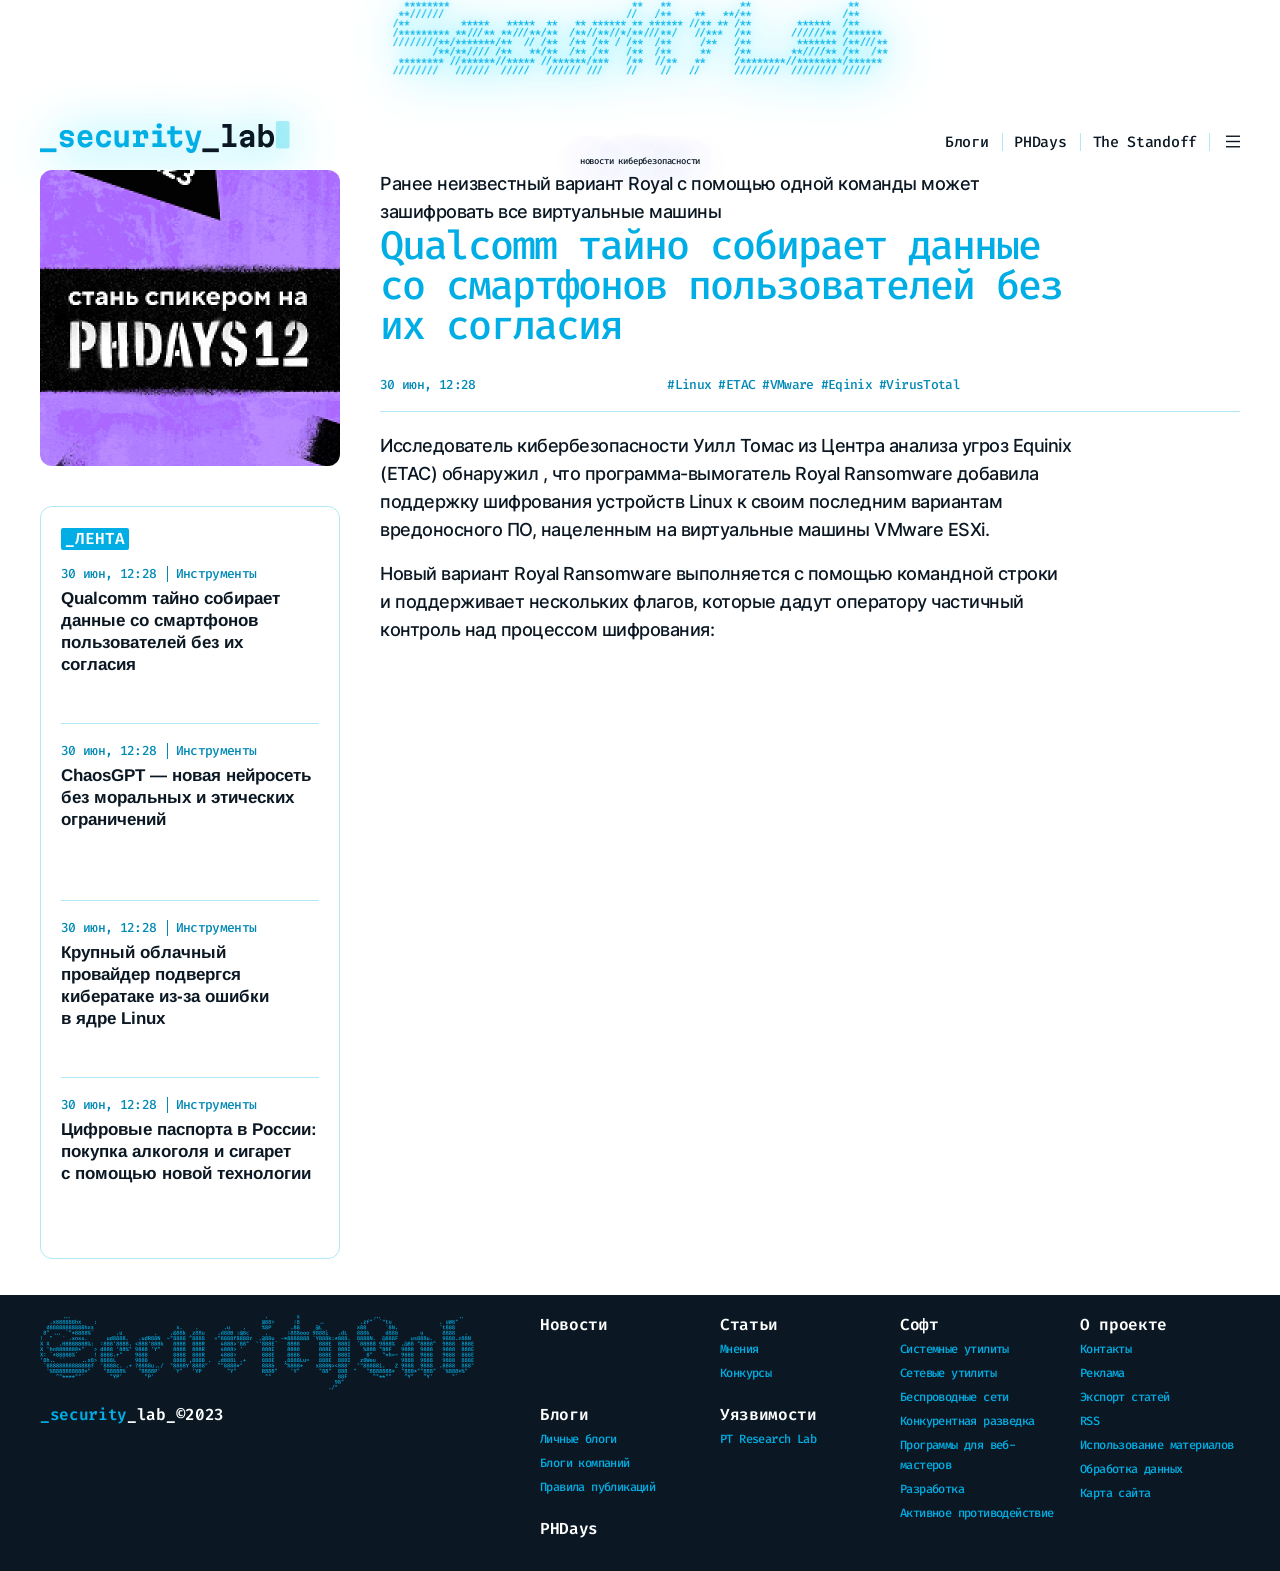
<file: article.html>
<!DOCTYPE html>
<html lang="ru">
  <head>
    <meta charset="utf-8">
    <meta http-equiv="X-UA-Compatible" content="ie=edge">
    <title>SecurityLab</title>
    <!-- meta-->
    <meta name="viewport" content="width=device-width, initial-scale=1, shrink-to-fit=no">
    <meta name="description" content="">
    <meta name="theme-color" content="#ffffff">
    <!-- icon & css-->
    <link rel="icon" href="./image/favicon.ico" sizes="any">
    <link rel="icon" href="./image/icon.svg" type="image/svg+xml">
    <link rel="apple-touch-icon" href="./image/apple-touch-icon.png">
    <link rel="manifest" href="./manifest.json">
  <link href="./assets/css/vendors.css?v=ca186b9" rel="stylesheet">
  <link href="./assets/css/main.css?v=e735e71" rel="stylesheet">
  <link rel="stylesheet" href="./assets/css/fonts.css">
</head>
  <body>
    <div id="app">
<header>
  <div class="container">
    <div class="header content">
      <div class="header-ascii">
        <div class="header-ascii__art"></div>
        <div class="header-ascii__lead">новости кибербезопасности</div>
      </div>
      <div class="header__block">
        <div class="header-logo"><a href="./" title="SecurityLab">
            <svg>
              <use href="./image/logo.svg#logo"></use>
            </svg></a></div>
        <div class="header__group">
          <nav class="header-menu">
            <ul>
              <li><a href="./blogs.html" title="Блоги">Блоги</a></li>
              <li><a href="#" title="PHDays">PHDays</a></li>
              <li><a href="#" title="The Standoff">The Standoff</a></li>
            </ul>
          </nav>
          <div class="header-menu-bar"><a href="#" data-action="open-menu" title="Открыть меню">
              <svg>
                <use href="./image/icon/menu.svg#menu"></use>
              </svg></a></div>
        </div>
      </div>
    </div>
  </div>
</header>
<!-- Menu-->
<div class="menu">
  <div class="menu-overlay" data-action="close-menu"></div>
  <div class="menu__container">
    <div class="menu__head">
      <div class="menu__link menu__link--close"><a href="#" data-action="close-menu" title="Закрыть меню">
          <svg>
            <use href="./image/icon/close.svg#close"></use>
          </svg></a></div>
      <div class="menu__link menu__link--back"><a href="#" data-action="close-submenu" title="Назад">
          <svg>
            <use href="./image/icon/back.svg#back"></use>
          </svg></a></div>
    </div>
    <div class="menu__main">
        <nav class="menu-navigation">
            <ul class="menu-navigation__list">
                <li class="menu-navigation__item"><a href="#" class="menu-navigation__item__link"
                        title="Новости">Новости</a></li>
                <li class="menu-navigation__item"><a href="#" class="menu-navigation__item__link"
                        title="Статьи">Статьи</a></li>
                <li class="menu-navigation__item"><a href="#" class="menu-navigation__item__link"
                        title="Уязвимости">Уязвимости</a></li>
                <li class="menu-navigation__item"><a href="./blogs.html" class="menu-navigation__item__link"
                        title="Блоги">Блоги</a></li>
                <li class="menu-navigation__item">
                    <a href="#" class="menu-navigation__item__link" data-action="open-submenu" data-submenu="glossary"
                        title="Глосарий"><span>Глосарий</span></a>
                        <ul class="menu-navigation__submenu" data-name="glossary">
                            <li class="menu-navigation__item">
                                <a href="#"
                                    class="menu-navigation__item__link"
                                    title="Терминология">Терминология</a>
                            </li>
                            <li class="menu-navigation__item">
                                <a href="#"
                                    class="menu-navigation__item__link"
                                    title="Хакерские группировки">Хакерские группировки</a>
                            </li>
                            <li class="menu-navigation__item">
                                <a href="#"
                                    class="menu-navigation__item__link" title="Каталог софта"><span>Каталог
                                        софта</span>
                                </a>

                            </li>
                        </ul>
                </li>
            </ul>
        </nav>
      <ul class="menu-info">
        <li class="menu-info__item"><a href="#" title="Контакты">Контакты</a></li>
        <li class="menu-info__item"><a href="#" title="Реклама">Реклама</a></li>
        <li class="menu-info__item"><a href="#" title="Экспорт статей">Экспорт статей</a></li>
        <li class="menu-info__item"><a href="#" title="Карта сайта">Карта сайта</a></li>
      </ul>
      <ul class="menu-social">
        <li class="menu-social__item"><a href="tg://resolve?domain=SecLabNews" target="_blank" title="Телеграм">
            <svg>
              <use href="./image/icon/telegram.svg#telegram"></use>
            </svg></a></li>
        <li class="menu-social__item"><a href=".//twitter.com/SecurityLabnews" target="_blank" title="Твиттер">
            <svg>
              <use href="./image/icon/twitter.svg#twitter"></use>
            </svg></a></li>
        <li class="menu-social__item"><a href=".//vk.com/public47494392" target="_blank" title="ВКонтакте">
            <svg>
              <use href="./image/icon/vk.svg#vk"></use>
            </svg></a></li>
        <li class="menu-social__item"><a href="#" title="RSS">
            <svg>
              <use href="./image/icon/rss.svg#rss"></use>
            </svg></a></li>
      </ul>
    </div>
    <div class="menu-search">
      <form class="form menu-search__form" name="menu-search" action="./" autocomplete="off" accept-charset="utf-8">
        <fieldset class="form__line">
          <input class="form__input" type="search" name="search" required placeholder="Поиск" value="" title="Поиск">
          <div class="form__button">
            <div class="button button--search button--disabled"><a href="#" data-action="form-send" title="Найти">Найти</a></div>
          </div>
        </fieldset>
      </form>
    </div>
  </div>
</div>
<!-- Menu end-->
      <main>
        <section id="article">
          <div class="container">
            <div class="article content">
              <aside class="article__sidebar">
                <div class="article__banner article__banner--small"><a href="#" target="_blank" title="Стань спикером на PHDAYS12"><img src="./image/banner/phdays12.jpg" srcset="./image/banner/phdays12@2x.jpg 2x" loading="lazy" alt="PHDAYS12"></a></div>
                <div class="article-feed slider">
                  <div class="article-feed__title">
                    <h2><span>_Лента</span></h2>
                  </div>
                  <div class="article-feed-list swiper-wrapper">
                    <article class="article-feed-list__item swiper-slide">
                      <div class="article-feed-list__head">
                        <time class="article-feed-list__date" datetime="2023-06-30">30 июн, 12:28</time>
                        <div class="article-feed-list__rubric"><a href="#" title="Инструменты">Инструменты</a></div>
                      </div>
                      <div class="article-feed-list__title"><a href="./article.html" title="Qualcomm тайно собирает данные со смартфонов пользователей без их согласия">
                          <h4>Qualcomm тайно собирает данные со смартфонов пользователей без их согласия</h4></a></div>
                    </article>
                    <article class="article-feed-list__item swiper-slide">
                      <div class="article-feed-list__head">
                        <time class="article-feed-list__date" datetime="2023-06-30">30 июн, 12:28</time>
                        <div class="article-feed-list__rubric"><a href="#" title="Инструменты">Инструменты</a></div>
                      </div>
                      <div class="article-feed-list__title"><a href="./article.html" title="ChaosGPT — новая нейросеть без моральных и этических ограничений">
                          <h4>ChaosGPT — новая нейросеть без моральных и этических ограничений</h4></a></div>
                    </article>
                    <article class="article-feed-list__item swiper-slide">
                      <div class="article-feed-list__head">
                        <time class="article-feed-list__date" datetime="2023-06-30">30 июн, 12:28</time>
                        <div class="article-feed-list__rubric"><a href="#" title="Инструменты">Инструменты</a></div>
                      </div>
                      <div class="article-feed-list__title"><a href="./article.html" title="Крупный облачный провайдер подвергся кибератаке из-за ошибки в ядре Linux">
                          <h4>Крупный облачный провайдер подвергся кибератаке из-за ошибки в ядре Linux</h4></a></div>
                    </article>
                    <article class="article-feed-list__item swiper-slide">
                      <div class="article-feed-list__head">
                        <time class="article-feed-list__date" datetime="2023-06-30">30 июн, 12:28</time>
                        <div class="article-feed-list__rubric"><a href="#" title="Инструменты">Инструменты</a></div>
                      </div>
                      <div class="article-feed-list__title"><a href="./article.html" title="Цифровые паспорта в России: покупка алкоголя и сигарет с помощью новой технологии">
                          <h4>Цифровые паспорта в России: покупка алкоголя и сигарет с помощью новой технологии</h4></a></div>
                    </article>
                  </div>
                </div>
              </aside>
              <article class="article__main">
                <div class="article__head">
                  <div class="article__title">
                    <h1><span class="animation-decode animation-decode--blue">Qualcomm тайно собирает данные со смартфонов пользователей без их согласия</span></h1>
                  </div>
                  <div class="article__preview">
                    <p>Ранее неизвестный вариант Royal с помощью одной команды может зашифровать все виртуальные машины</p>
                  </div>
                </div>
                <div class="article__details">
                  <time class="article__date" datetime="2023-06-30">30 июн, 12:28</time>
                  <ul class="article-tags">
                    <li class="article-tags__link"><a href="#" title="Новости">Новости</a></li>
                    <li class="article-tags__tag"><a href="#" title="#Linux">#Linux</a></li>
                    <li class="article-tags__tag"><a href="#" title="#ETAC">#ETAC</a></li>
                    <li class="article-tags__tag"><a href="#" title="#VMware">#VMware</a></li>
                    <li class="article-tags__tag"><a href="#" title="#Eqinix">#Eqinix</a></li>
                    <li class="article-tags__tag"><a href="#" title="#VirusTotal">#VirusTotal</a></li>
                  </ul>
                </div>
                <div class="article__body">
                  <div class="article__text">
                    <p>Исследователь кибербезопасности Уилл Томас из Центра анализа угроз Equinix (ETAC) обнаружил , что программа-вымогатель Royal Ransomware добавила поддержку шифрования устройств Linux к своим последним вариантам вредоносного ПО, нацеленным на виртуальные машины VMware ESXi.</p>
                    <p>Новый вариант Royal Ransomware выполняется с помощью командной строки и поддерживает нескольких флагов, которые дадут оператору частичный контроль над процессом шифрования:</p>
                  </div>
                </div>
              </article>
            </div>
          </div>
        </section>
      </main>
<footer>
  <div class="container">
    <div class="footer content">
      <div class="footer__main">
        <div class="footer-ascii">
          <div class="footer-ascii__art"><img src="./image/ascii/logo-1.svg" alt="SecurityLab"></div>
        </div>
        <div class="footer-copyright">_security<span>_lab_&copy;2023</span></div>
      </div>
      <div class="footer__navigation">
        <div class="footer__group">
          <nav class="footer-menu">
            <div class="footer-menu__title"><a href="#" title="Новости">Новости</a></div>
          </nav>
          <nav class="footer-menu">
            <div class="footer-menu__title"><a href="./blogs.html" title="Блоги">Блоги</a></div>
            <ul class="footer-menu__list">
              <li class="footer-menu__item"><a href="#" title="Личные блоги">Личные блоги</a></li>
              <li class="footer-menu__item"><a href="#" title="Блоги компаний">Блоги компаний</a></li>
              <li class="footer-menu__item"><a href="#" title="Правила публикаций">Правила публикаций</a></li>
            </ul>
          </nav>
          <nav class="footer-menu">
            <div class="footer-menu__title"><a href="#" title="Статьи">Статьи</a></div>
            <ul class="footer-menu__list">
              <li class="footer-menu__item"><a href="#" title="Мнения">Мнения</a></li>
              <li class="footer-menu__item"><a href="#" title="Конкурсы">Конкурсы</a></li>
            </ul>
          </nav>
          <nav class="footer-menu">
            <div class="footer-menu__title"><a href="#" title="Уязвимости">Уязвимости</a></div>
            <ul class="footer-menu__list">
              <li class="footer-menu__item"><a href="#" title="PT Research Lab">PT Research Lab</a></li>
            </ul>
          </nav>
        </div>
        <div class="footer__group">
          <nav class="footer-menu">
            <div class="footer-menu__title"><a href="#" title="Софт">Софт</a></div>
            <ul class="footer-menu__list">
              <li class="footer-menu__item"><a href="#" title="Системные утилиты">Системные утилиты</a></li>
              <li class="footer-menu__item"><a href="#" title="Сетевые утилиты">Сетевые утилиты</a></li>
              <li class="footer-menu__item"><a href="#" title="Беспроводные сети">Беспроводные сети</a></li>
              <li class="footer-menu__item"><a href="#" title="Конкурентная разведка">Конкурентная разведка</a></li>
              <li class="footer-menu__item"><a href="#" title="Программы для веб-мастеров">Программы для веб-мастеров</a></li>
              <li class="footer-menu__item"><a href="#" title="Разработка">Разработка</a></li>
              <li class="footer-menu__item"><a href="#" title="Активное противодействие">Активное противодействие</a></li>
            </ul>
          </nav>
          <nav class="footer-menu">
            <div class="footer-menu__title"><a href="#" title="О проекте">О проекте</a></div>
            <ul class="footer-menu__list">
              <li class="footer-menu__item"><a href="#" title="Контакты">Контакты</a></li>
              <li class="footer-menu__item"><a href="#" title="Реклама">Реклама</a></li>
              <li class="footer-menu__item"><a href="#" title="Экспорт статей">Экспорт статей</a></li>
              <li class="footer-menu__item"><a href="#" title="RSS">RSS</a></li>
              <li class="footer-menu__item"><a href="#" title="Использование материалов">Использование материалов</a></li>
              <li class="footer-menu__item"><a href="#" title="Обработка данных">Обработка данных</a></li>
              <li class="footer-menu__item"><a href="#" title="Карта сайта">Карта сайта</a></li>
            </ul>
          </nav>
        </div>
        <div class="footer__group">
          <nav class="footer-menu">
            <div class="footer-menu__title"><a href="#" title="PHDays">PHDays</a></div>
          </nav>
        </div>
      </div>
    </div>
  </div>
</footer>
    </div>
    <!-- js-->
  <script defer src="./assets/js/vendors.js?v=da32d7a"></script><script defer src="./assets/js/main.js?v=4c15106"></script></body>
</html>
</file>
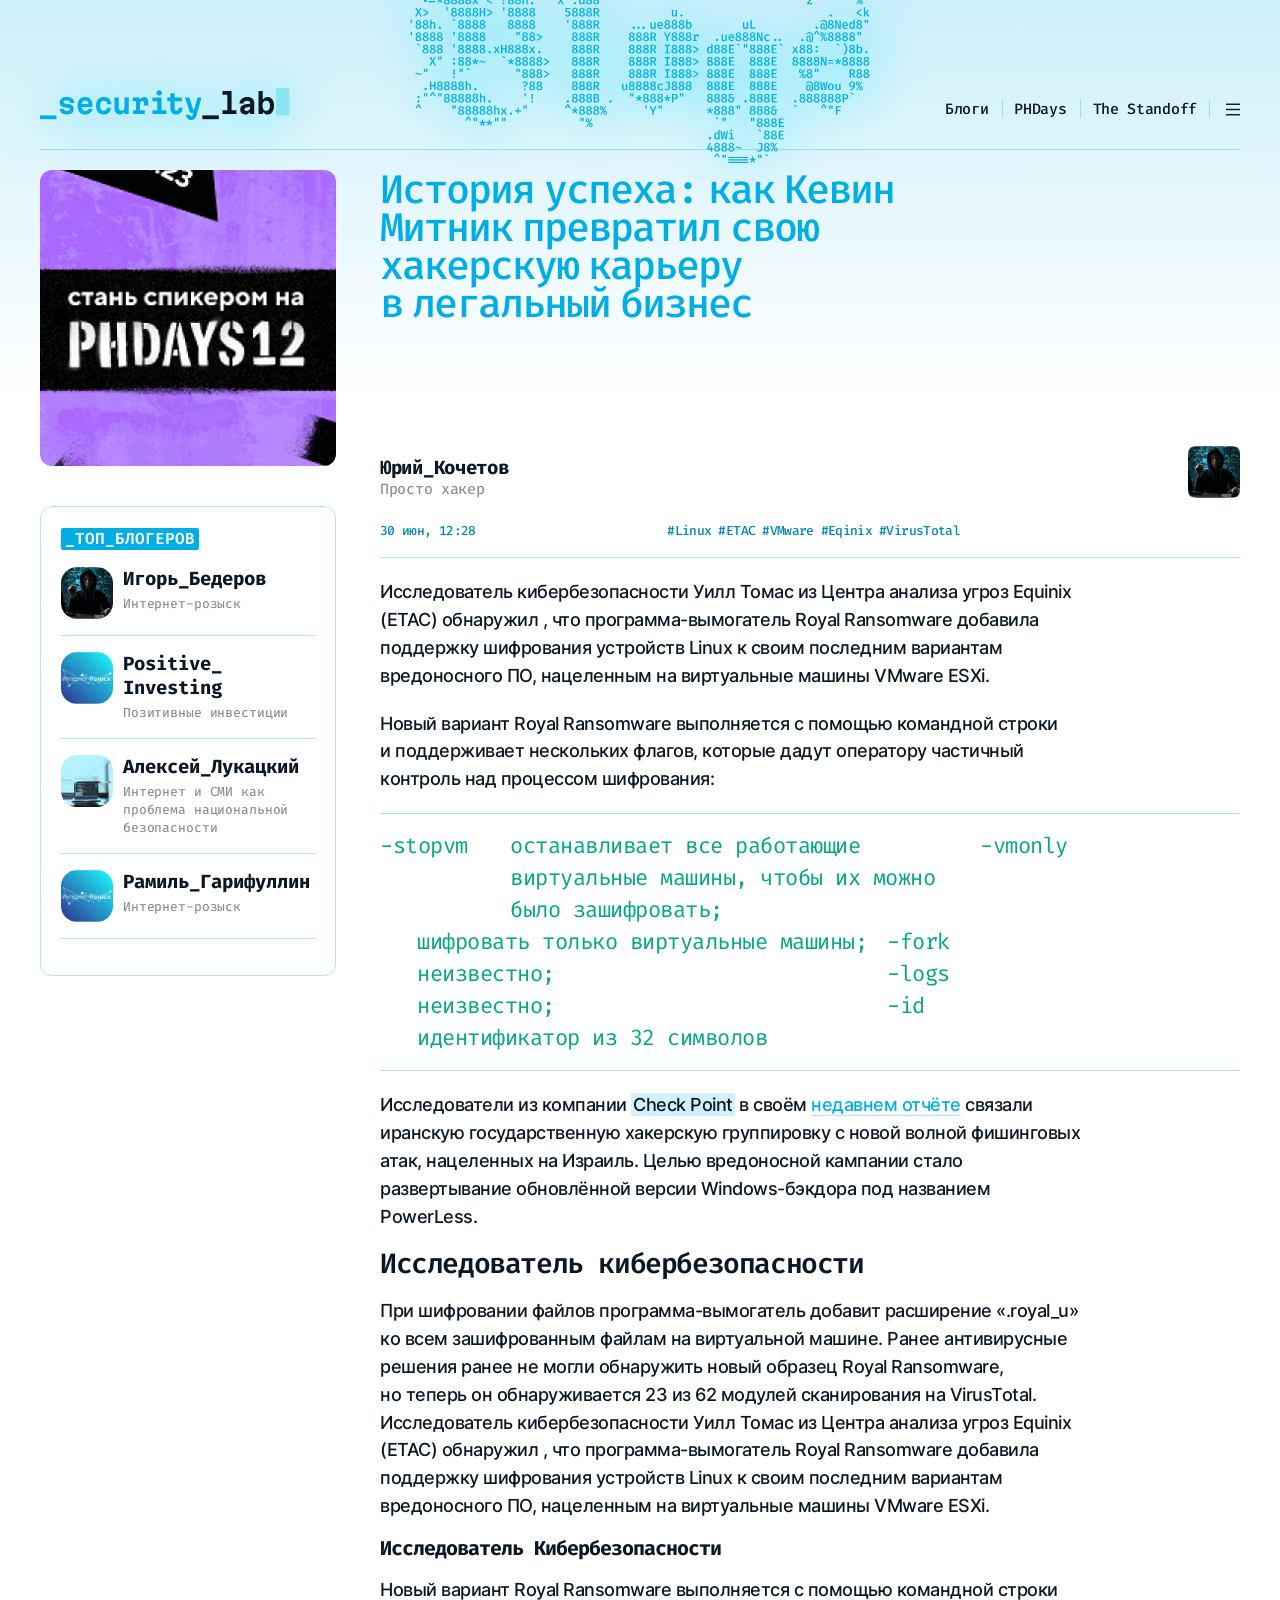
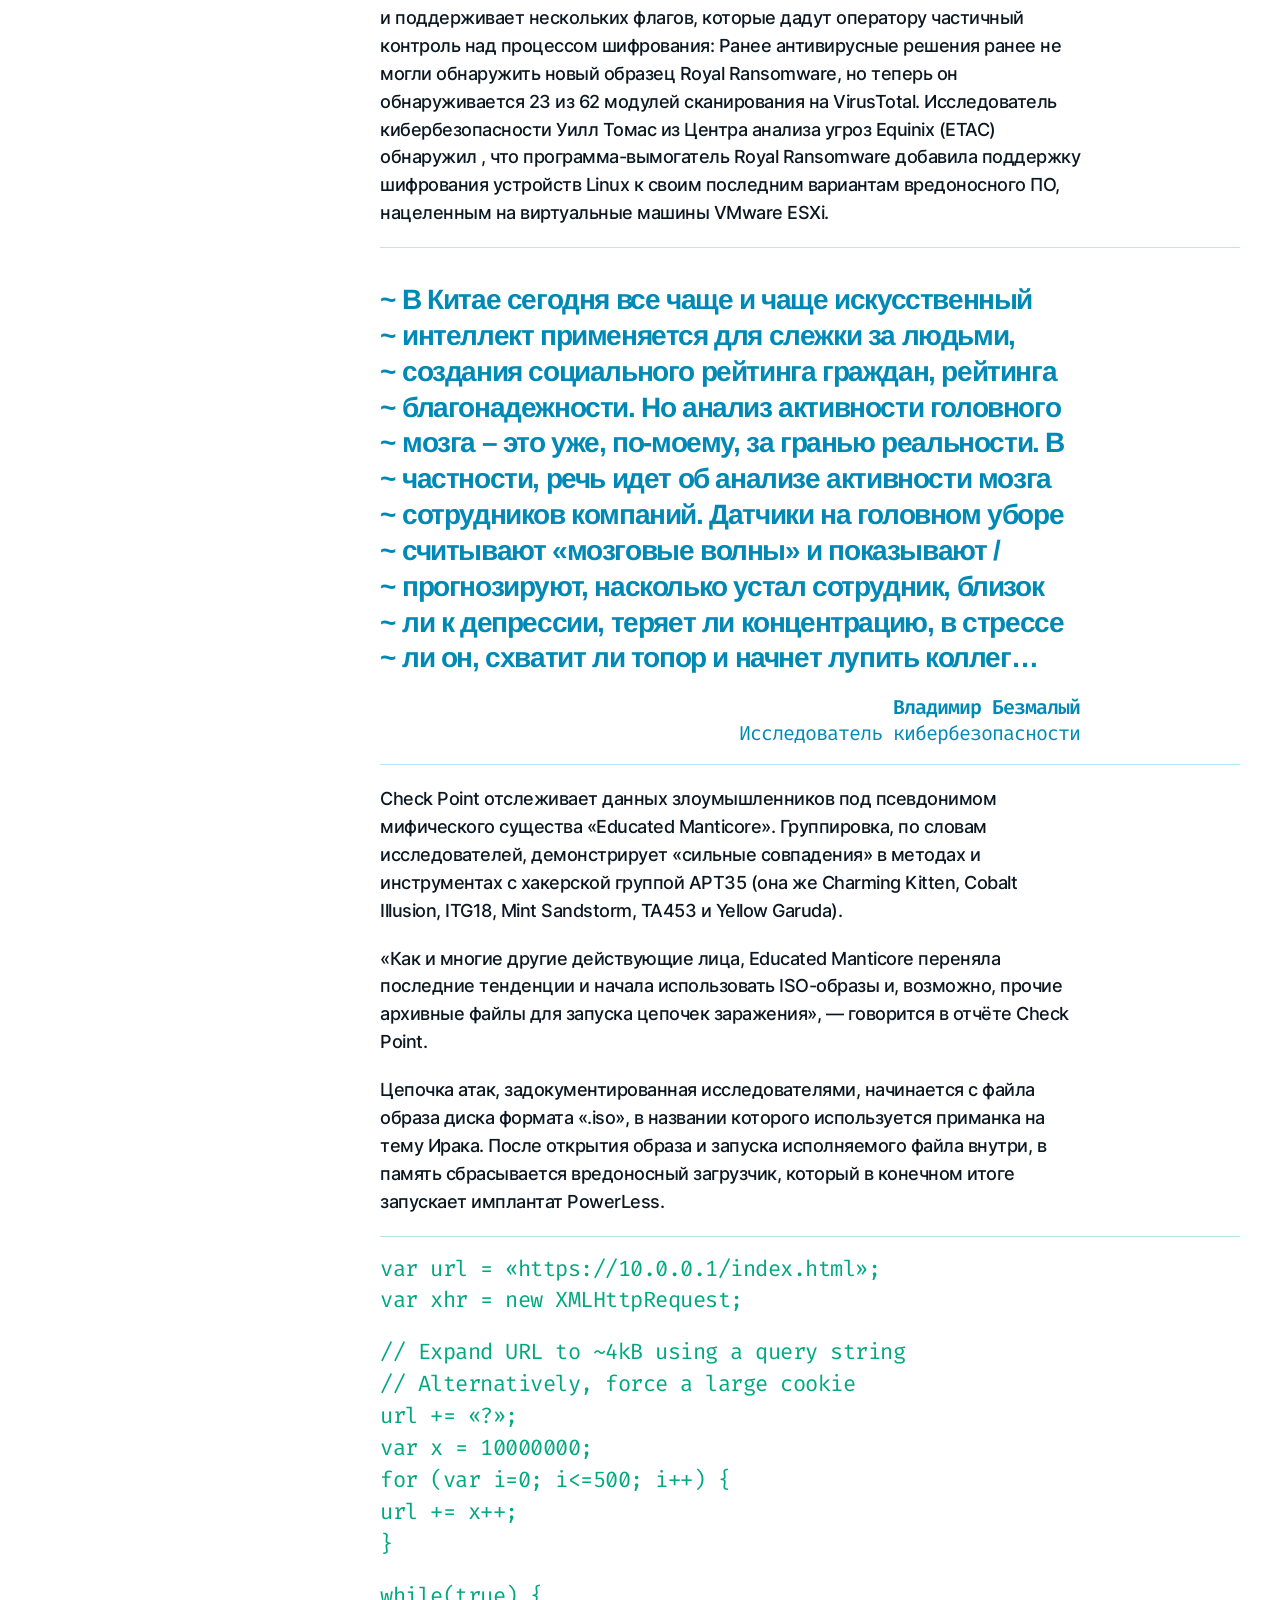
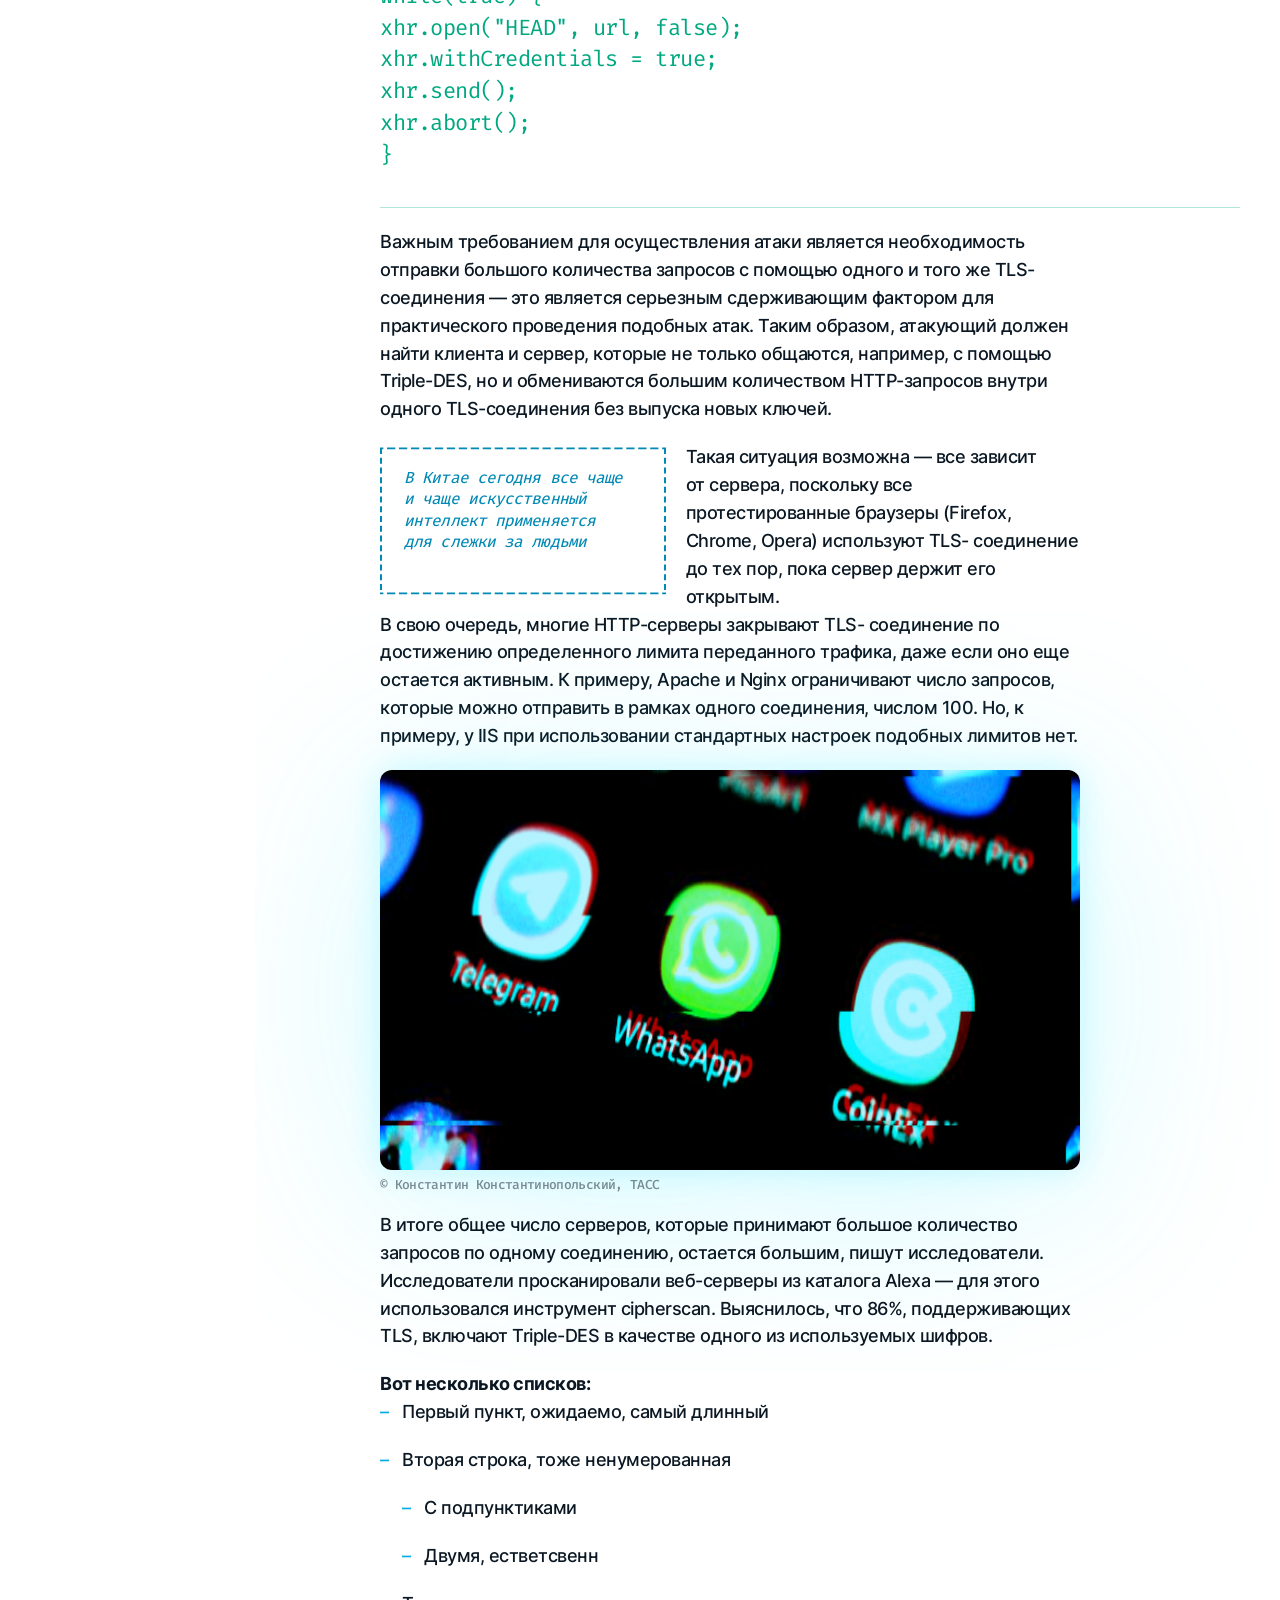
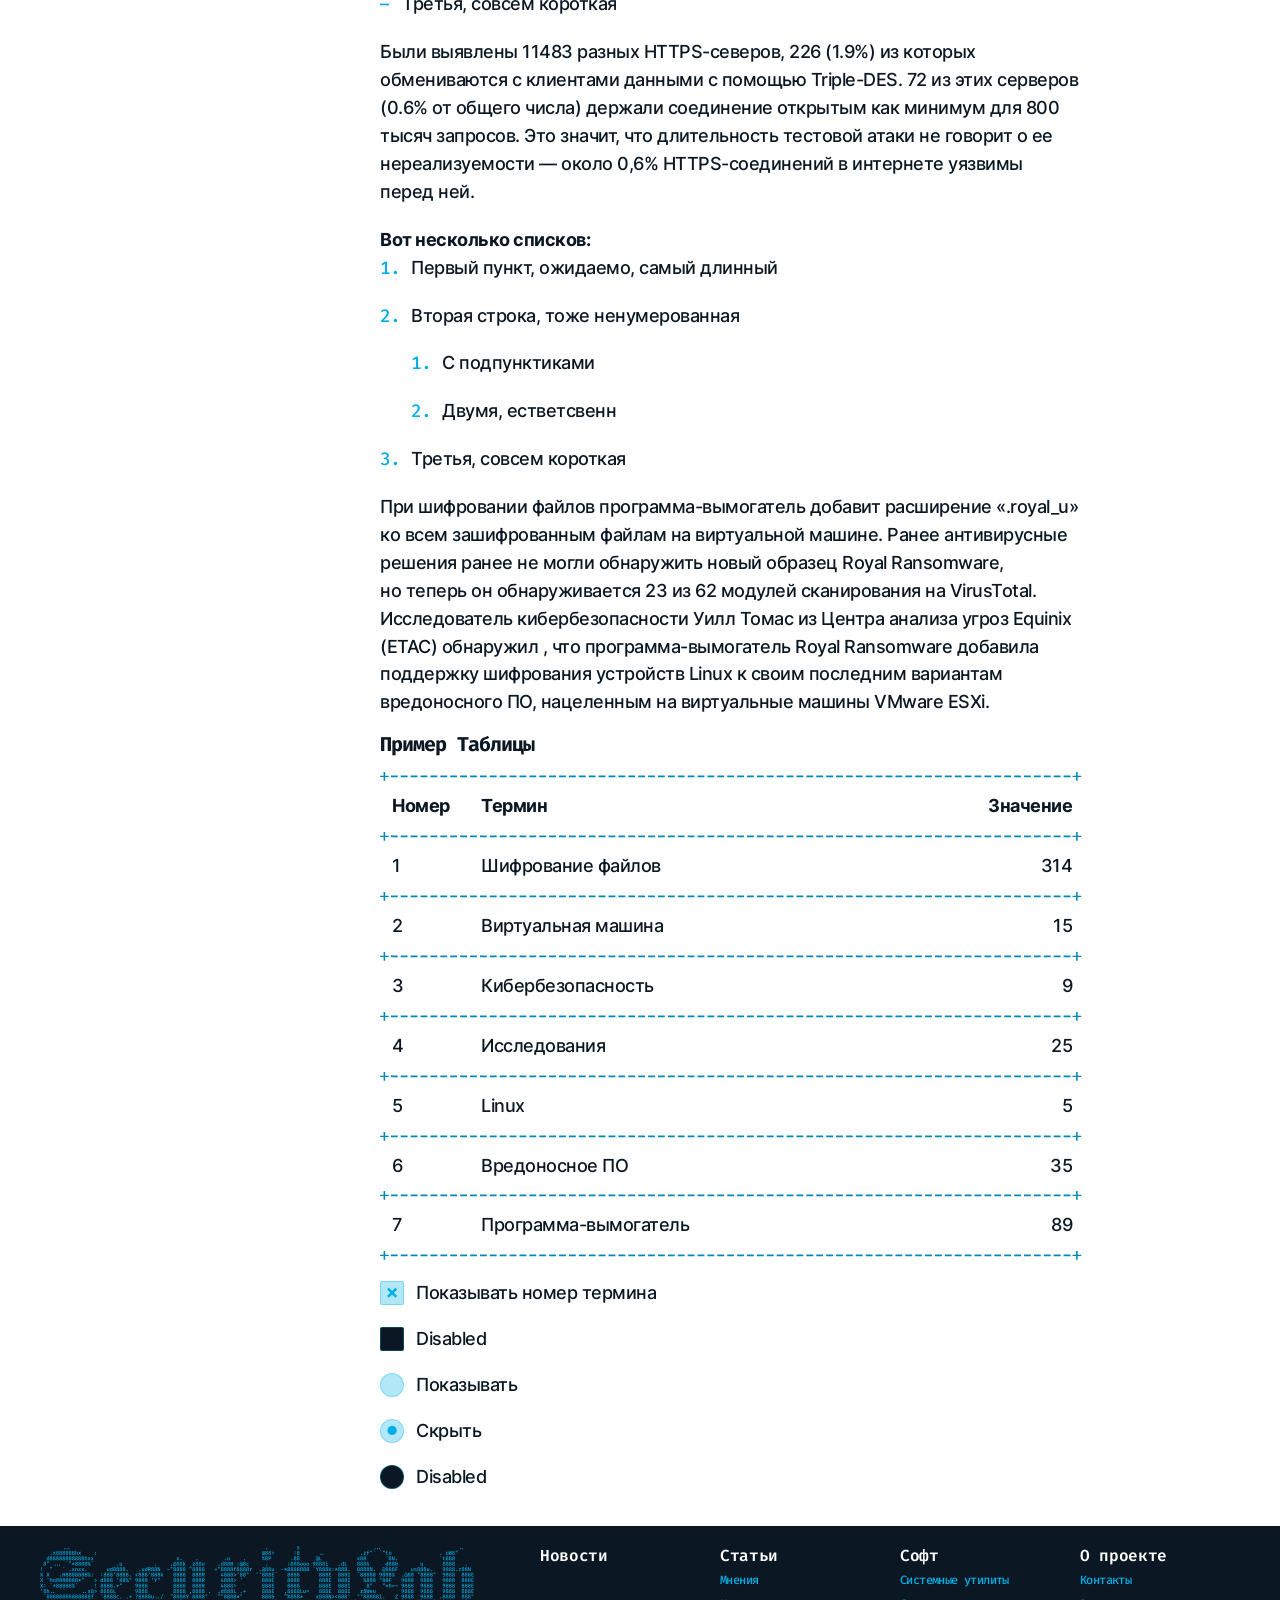
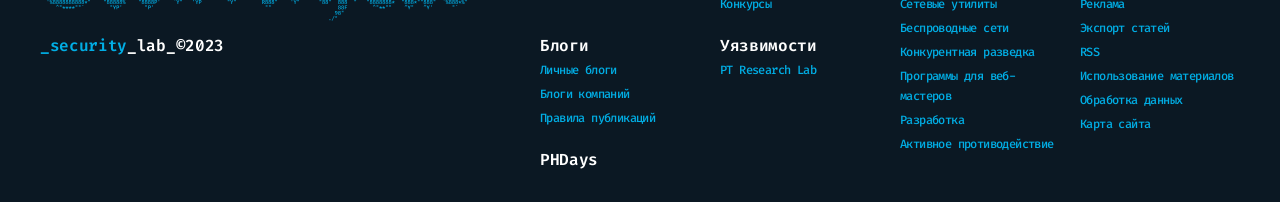
<file: blog_article.html>
<!DOCTYPE html>
<html lang="ru">

<head>
    <meta charset="utf-8">
    <meta http-equiv="X-UA-Compatible" content="ie=edge">
    <title>Blog Article</title>
    <!-- meta-->
    <meta name="viewport" content="width=device-width, initial-scale=1, shrink-to-fit=no">
    <meta name="description" content="">
    <meta name="theme-color" content="#ffffff">
    <!-- icon & css-->
    <link rel="icon" href="./image/favicon.ico" sizes="any">
    <link rel="icon" href="./image/icon.svg" type="image/svg+xml">
    <link rel="apple-touch-icon" href="./image/apple-touch-icon.png">
    <link rel="manifest" href="./manifest.json">
    <link href="./assets/css/vendors.css?v=ca186b9" rel="stylesheet">
    <link href="./assets/css/main.css?v=e735e71" rel="stylesheet">
    <link rel="stylesheet" href="./assets/css/fonts.css">
</head>

<body>
    <div id="app">
        <header class="blog-header ">
            <div class="header-ascii__art none"></div>
            <div class="container">
                <div class="header content">
                    <div class="header-ascii">
                        <div class="header-blog">
                            <img src="./image/ascii/blogs.svg" class="logo-7" alt="SecurityLab">
                        </div>
                    </div>
                    <div class="header__block">
                        <div class="header-logo"><a href="./" title="SecurityLab">
                                <svg>
                                    <use href="./image/logo.svg#logo"></use>
                                </svg></a></div>
                        <div class="header__group">
                            <nav class="header-menu">
                                <ul>
                                    <li><a href="./blogs.html" title="Блоги">Блоги</a></li>
                                    <li><a href="#" title="PHDays">PHDays</a></li>
                                    <li><a href="#" title="The Standoff">The Standoff</a></li>
                                </ul>
                            </nav>
                            <div class="header-menu-bar"><a href="#" data-action="open-menu" title="Открыть меню">
                                    <svg>
                                        <use href="./image/icon/menu.svg#menu"></use>
                                    </svg></a></div>
                        </div>
                    </div>
                </div>
            </div>
        </header>
        <!-- Menu-->
        <div class="menu">
            <div class="menu-overlay" data-action="close-menu"></div>
            <div class="menu__container">
                <div class="menu__head">
                    <div class="menu__link menu__link--close"><a href="#" data-action="close-menu" title="Закрыть меню">
                            <svg>
                                <use href="./image/icon/close.svg#close"></use>
                            </svg></a></div>
                    <div class="menu__link menu__link--back"><a href="#" data-action="close-submenu" title="Назад">
                            <svg>
                                <use href="./image/icon/back.svg#back"></use>
                            </svg></a></div>
                </div>
                <div class="menu__main">
                    <nav class="menu-navigation">
                        <ul class="menu-navigation__list">
                            <li class="menu-navigation__item"><a href="#" class="menu-navigation__item__link"
                                    title="Новости">Новости</a></li>
                            <li class="menu-navigation__item"><a href="#" class="menu-navigation__item__link"
                                    title="Статьи">Статьи</a></li>
                            <li class="menu-navigation__item"><a href="#" class="menu-navigation__item__link"
                                    title="Уязвимости">Уязвимости</a></li>
                            <li class="menu-navigation__item"><a href="./blogs.html" class="menu-navigation__item__link"
                                    title="Блоги">Блоги</a></li>
                            <li class="menu-navigation__item">
                                <a href="#" class="menu-navigation__item__link" data-action="open-submenu"
                                    data-submenu="glossary" title="Глосарий"><span>Глосарий</span></a>
                                <ul class="menu-navigation__submenu" data-name="glossary">
                                    <li class="menu-navigation__item">
                                        <a href="#" class="menu-navigation__item__link"
                                            title="Терминология">Терминология</a>
                                    </li>
                                    <li class="menu-navigation__item">
                                        <a href="#" class="menu-navigation__item__link"
                                            title="Хакерские группировки">Хакерские группировки</a>
                                    </li>
                                    <li class="menu-navigation__item">
                                        <a href="#" class="menu-navigation__item__link"
                                            title="Каталог софта"><span>Каталог
                                                софта</span>
                                        </a>

                                    </li>
                                </ul>
                            </li>
                        </ul>
                    </nav>
                    <ul class="menu-info">
                        <li class="menu-info__item"><a href="#" title="Контакты">Контакты</a></li>
                        <li class="menu-info__item"><a href="#" title="Реклама">Реклама</a></li>
                        <li class="menu-info__item"><a href="#" title="Экспорт статей">Экспорт статей</a></li>
                        <li class="menu-info__item"><a href="#" title="Карта сайта">Карта сайта</a></li>
                    </ul>
                    <ul class="menu-social">
                        <li class="menu-social__item"><a href="tg://resolve?domain=SecLabNews" target="_blank"
                                title="Телеграм">
                                <svg>
                                    <use href="./image/icon/telegram.svg#telegram"></use>
                                </svg></a></li>
                        <li class="menu-social__item"><a href=".//twitter.com/SecurityLabnews" target="_blank"
                                title="Твиттер">
                                <svg>
                                    <use href="./image/icon/twitter.svg#twitter"></use>
                                </svg></a></li>
                        <li class="menu-social__item"><a href=".//vk.com/public47494392" target="_blank"
                                title="ВКонтакте">
                                <svg>
                                    <use href="./image/icon/vk.svg#vk"></use>
                                </svg></a></li>
                        <li class="menu-social__item"><a href="#" title="RSS">
                                <svg>
                                    <use href="./image/icon/rss.svg#rss"></use>
                                </svg></a></li>
                    </ul>
                </div>
                <div class="menu-search">
                    <form class="form menu-search__form" name="menu-search" action="./" autocomplete="off"
                        accept-charset="utf-8">
                        <fieldset class="form__line">
                            <input class="form__input" type="search" name="search" required placeholder="Поиск" value=""
                                title="Поиск">
                            <div class="form__button">
                                <div class="button button--search button--disabled"><a href="#" data-action="form-send"
                                        title="Найти">Найти</a></div>
                            </div>
                        </fieldset>
                    </form>
                </div>
            </div>
        </div>
        <!-- Menu end-->
        <main>
            <section id="article">
                <div class="container pb0">
                    <div class="article content">
                        <aside class="article__sidebar">
                            <div class="side-wrapper" id="sidebar">
                                <div class="article__banner article__banner--small"><a href="#" target="_blank"
                                        title="Стань спикером на PHDAYS12"><img src="./image/banner/phdays12.jpg"
                                            srcset="./image/banner/phdays12@2x.jpg 2x" loading="lazy"
                                            alt="PHDAYS12"></a>
                                </div>
                                <div class="blogers slider article-feed full mb-mob">
                                    <div class="article-feed__title">
                                        <h2><span>_топ_блогеров</span></h2>
                                    </div>
                                    <div class="article-feed-list swiper-wrapper">
                                        <a href="" class="blogers__item swiper-slide pad-bot">
                                            <img class="blogers__pic" src="./image/slider_1.jpg" alt="">
                                            <div class="blogers__desc">
                                                <div class="blogers__descwrap">
                                                    <div class="blogers__name">Игорь<span>_Бедеров</span></div>
                                                    <div class="blogers__info">Интернет-розыск</div>
                                                </div>
                                            </div>
                                        </a>
                                        <a href="" class="blogers__item swiper-slide pad-bot">
                                            <img class="blogers__pic" src="./image/slider_2.jpg" alt="">
                                            <div class="blogers__desc">
                                                <div class="blogers__descwrap">
                                                    <div class="blogers__name">Positive_<br>Investing</div>
                                                    <div class="blogers__info">Позитивные инвестиции</div>
                                                </div>
                                            </div>
                                        </a>
                                        <a href="" class="blogers__item swiper-slide pad-bot">
                                            <img class="blogers__pic" src="./image/slider_3.jpg" alt="">
                                            <div class="blogers__desc">
                                                <div class="blogers__descwrap">
                                                    <div class="blogers__name">Алексей_Лукацкий</div>
                                                    <div class="blogers__info">Интернет и СМИ как проблема национальной
                                                        безопасности</div>
                                                </div>
                                            </div>
                                        </a>
                                        <a href="" class="blogers__item swiper-slide pad-bot">
                                            <img class="blogers__pic" src="./image/slider_2.jpg" alt="">
                                            <div class="blogers__desc">
                                                <div class="blogers__descwrap">
                                                    <div class="blogers__name">Рамиль_Гарифуллин</div>
                                                    <div class="blogers__info">Интернет-розыск</div>
                                                </div>
                                            </div>
                                        </a>
                                    </div>
                                </div>
                            </div>
                        </aside>
                        <article class="article__main article__main_blog" id="main_content">
                            <div class="article__head article__head--small-image">
                                <div class="article__group mb-new">
                                    <div class="article__title">
                                        <h1>
                                            <span class="animation-decode animation-decode--blue deskn bg-none">
                                                История успеха: как Кевин Митник превратил свою хакерскую карьеру
                                                в легальный бизнес
                                            </span>
                                            <div class="decode-text white">
                                                <div class="text-animation">И</div>
                                                <div class="text-animation">с</div>
                                                <div class="text-animation">т</div>
                                                <div class="text-animation">о</div>
                                                <div class="text-animation">р</div>
                                                <div class="text-animation">и</div>
                                                <div class="text-animation">я</div>
                                                <!-- <div class="text-animation">m</div> -->
                                                <div class="space"></div>

                                                <div class="text-animation">у</div>
                                                <div class="text-animation">с</div>
                                                <div class="text-animation">п</div>
                                                <div class="text-animation">е</div>
                                                <div class="text-animation">х</div>
                                                <div class="text-animation">а</div>
                                                <div class="text-animation">:</div>
                                                <div class="space"></div>

                                                <div class="text-animation">к</div>
                                                <div class="text-animation">а</div>
                                                <div class="text-animation">к</div>
                                                <div class="space"></div>

                                                <div class="text-animation">К</div>
                                                <div class="text-animation">е</div>
                                                <div class="text-animation">в</div>
                                                <div class="text-animation">и</div>
                                                <div class="text-animation">н</div>

                                                <div class="space max-space"></div>
                                                <div class="text-animation">М</div>
                                                <div class="text-animation">и</div>
                                                <div class="text-animation">т</div>
                                                <div class="text-animation">н</div>
                                                <div class="text-animation">и</div>
                                                <div class="text-animation">к</div>

                                                <div class="space"></div>
                                                <div class="text-animation">п</div>
                                                <div class="text-animation">р</div>
                                                <div class="text-animation">е</div>
                                                <div class="text-animation">в</div>
                                                <div class="text-animation">р</div>
                                                <div class="text-animation">а</div>
                                                <div class="text-animation">т</div>
                                                <div class="text-animation">и</div>
                                                <div class="text-animation">л</div>
                                                <div class="space mbs"></div>
                                                <div class="text-animation">с</div>
                                                <div class="text-animation">в</div>
                                                <div class="text-animation">о</div>
                                                <div class="text-animation">ю</div>
                                                <!-- <div class="text-animation">х</div> -->
                                                <div class="space max-space"></div>
                                                <div class="text-animation">х</div>
                                                <div class="text-animation">а</div>
                                                <div class="text-animation">к</div>
                                                <div class="text-animation">е</div>
                                                <div class="text-animation">р</div>
                                                <div class="text-animation">с</div>
                                                <div class="text-animation">к</div>
                                                <div class="text-animation">у</div>
                                                <div class="text-animation">ю</div>
                                                <div class="space"></div>
                                                <div class="text-animation">к</div>
                                                <div class="text-animation">а</div>
                                                <div class="text-animation">р</div>
                                                <div class="text-animation">ь</div>
                                                <div class="text-animation">е</div>
                                                <div class="text-animation">р</div>
                                                <div class="text-animation">у</div>
                                                <div class="space max-space"></div>
                                                <div class="text-animation">в</div>
                                                <div class="space"></div>
                                                <div class="text-animation">л</div>
                                                <div class="text-animation">е</div>
                                                <div class="text-animation">г</div>
                                                <div class="text-animation">а</div>
                                                <div class="text-animation">л</div>
                                                <div class="text-animation">ь</div>
                                                <div class="text-animation">н</div>
                                                <div class="text-animation">ы</div>
                                                <div class="text-animation">й</div>
                                                <div class="space"></div>
                                                <div class="text-animation">б</div>
                                                <div class="text-animation">и</div>
                                                <div class="text-animation">з</div>
                                                <div class="text-animation">н</div>
                                                <div class="text-animation">е</div>
                                                <div class="text-animation">с</div>
                                            </div>
                                        </h1>
                                    </div>
                                    <div class="article__image article__image_blog">
                                        <img src="./image/slider_1.jpg" loading="eager" alt="">
                                        <div class="bloger__info">
                                            <div class="bloger__name">Юрий_Кочетов</div>
                                            <div class="bloger__info">Просто хакер</div>
                                        </div>

                                    </div>
                                </div>
                            </div>
                            <div class="article__details mt0">
                                <time class="article__date" datetime="2023-06-30">30 июн, 12:28</time>
                                <ul class="article-tags">
                                    <li class="article-tags__link"><a href="#" title="Новости">Новости</a></li>
                                    <li class="article-tags__tag"><a href="#" title="#Linux">#Linux</a></li>
                                    <li class="article-tags__tag"><a href="#" title="#ETAC">#ETAC</a></li>
                                    <li class="article-tags__tag"><a href="#" title="#VMware">#VMware</a></li>
                                    <li class="article-tags__tag"><a href="#" title="#Eqinix">#Eqinix</a></li>
                                    <li class="article-tags__tag"><a href="#" title="#VirusTotal">#VirusTotal</a></li>
                                </ul>
                            </div>
                            <div class="article__body article__body-new">
                                <p>Исследователь кибербезопасности Уилл Томас из Центра анализа угроз Equinix
                                    (ETAC) обнаружил , что
                                    программа-вымогатель Royal Ransomware добавила поддержку шифрования устройств Linux
                                    к своим
                                    последним вариантам вредоносного ПО, нацеленным на виртуальные машины VMware ESXi.
                                </p>
                                <p>Новый вариант Royal Ransomware выполняется с помощью командной строки
                                    и поддерживает нескольких
                                    флагов, которые дадут оператору частичный контроль над процессом шифрования:</p>

                                <code>

                                  <span>-stopvm</span><span>останавливает все работающие виртуальные машины, чтобы их можно было зашифровать;</span>


                                  <span>-vmonly</span> <span>шифровать только виртуальные машины;</span>
                                  <span>-fork</span> <span>неизвестно;</span>
                                  <span>-logs</span> <span>неизвестно;</span>
                                  <span>-id</span> <span>идентификатор из 32 символов</span>

                                </code>

                                <div class="article__text">
                                    <div class="p">
                                        Исследователи из компании
                                        <div class="wiki" title="Check Point"><span>Check Point</span>
                                            <div class="wiki-tooltip">
                                                <p>ChatGPT — это чат-бот, который работает на
                                                    модели искусственного
                                                    интеллекта GPT (Generative Pre-trained Transformer), разработанной
                                                    компанией OpenAI. </p>
                                                <p>Модель обучена на большом объёме текстовых
                                                    данных и
                                                    предназначена для генерации человекоподобных ответов на заданные
                                                    вопросы или фразы.ChatGPT
                                                    всегда старается понять контекст вопроса и сгенерировать подходящий
                                                    ответ. Чат-бот способен
                                                    генерировать текст в различных стилях и тематиках, может
                                                    использоваться в различных сферах
                                                    и областях для облегчения рутинных или даже творческих задач,
                                                    выполняемых человеком.</p>


                                                <a href="#" target="_blank" title="Прейти к статье">Прейти к статье</a>

                                            </div>
                                        </div>
                                        в своём <a href="#" title="">недавнем отчёте</a> связали иранскую
                                        государственную хакерскую
                                        группировку с новой волной фишинговых атак, нацеленных на Израиль. Целью
                                        вредоносной кампании стало
                                        развертывание обновлённой версии Windows-бэкдора под названием PowerLess.
                                    </div>
                                </div>

                                <h2>Исследователь кибербезопасности</h2>


                                <p>
                                    При шифровании файлов программа-вымогатель добавит расширение «.royal_u» ко
                                    всем зашифрованным
                                    файлам на виртуальной машине. Ранее антивирусные решения ранее не могли обнаружить
                                    новый образец
                                    Royal Ransomware, но теперь он обнаруживается 23 из 62 модулей сканирования на
                                    VirusTotal.
                                    Исследователь кибербезопасности Уилл Томас из Центра анализа угроз Equinix (ETAC)
                                    обнаружил , что
                                    программа-вымогатель Royal Ransomware добавила поддержку шифрования устройств Linux
                                    к своим
                                    последним вариантам вредоносного ПО, нацеленным на виртуальные машины VMware ESXi.
                                </p>


                                <h3>Исследователь кибербезопасности</h3>


                                <p>Новый вариант Royal Ransomware выполняется с помощью командной строки
                                    и поддерживает нескольких
                                    флагов, которые дадут оператору частичный контроль над процессом шифрования: Ранее
                                    антивирусные
                                    решения ранее не могли обнаружить новый образец Royal Ransomware, но теперь он
                                    обнаруживается 23 из
                                    62 модулей сканирования на VirusTotal. Исследователь кибербезопасности Уилл Томас из
                                    Центра анализа
                                    угроз Equinix (ETAC) обнаружил , что программа-вымогатель Royal Ransomware добавила
                                    поддержку
                                    шифрования устройств Linux к своим последним вариантам вредоносного ПО, нацеленным
                                    на виртуальные
                                    машины VMware ESXi.</p>

                                <quote>
                                    <blockquote>
                                        <p>
                                            ~<br>~<br>~<br>~<br>~<br>~<br>~<br>~<br>~<br>~<br>~<br>~<br>~<br>~<br>~<br>~<br>~<br>~<br>~<br>~<br>~<br>~<br>~<br>~<br>~<br>~<br>~<br>~<br>~<br>~<br>~<br>~<br>~<br>~<br>~<br>~<br>~<br>~<br>~<br>~<br>~<br>~
                                        </p>
                                        <p>В Китае сегодня все чаще и чаще искусственный интеллект применяется для
                                            слежки за людьми,
                                            создания социального рейтинга граждан, рейтинга благонадежности. Но анализ
                                            активности головного
                                            мозга – это уже, по-моему, за гранью реальности.
                                            В частности, речь идет об анализе активности мозга сотрудников компаний.
                                            Датчики на головном уборе
                                            считывают «мозговые волны» и показывают / прогнозируют, насколько устал
                                            сотрудник, близок ли к
                                            депрессии, теряет ли концентрацию, в стрессе ли он, схватит ли топор
                                            и начнет лупить коллег…
                                        </p>
                                    </blockquote>


                                    <h5>Владимир Безмалый</h5>
                                    <span>Исследователь кибербезопасности</span>


                                </quote>

                                <p>Check Point отслеживает данных злоумышленников под псевдонимом мифического
                                    существа «Educated
                                    Manticore». Группировка, по словам исследователей, демонстрирует «сильные
                                    совпадения» в методах и
                                    инструментах с хакерской группой APT35 (она же Charming Kitten, Cobalt Illusion,
                                    ITG18, Mint
                                    Sandstorm, TA453 и Yellow Garuda).</p>
                                <p>«Как и многие другие действующие лица, Educated Manticore переняла
                                    последние тенденции и начала
                                    использовать ISO-образы и, возможно, прочие архивные файлы для запуска цепочек
                                    заражения», —
                                    говорится в отчёте Check Point.</p>
                                <p>Цепочка атак, задокументированная исследователями, начинается с файла
                                    образа диска формата «.iso»,
                                    в названии которого используется приманка на тему Ирака. После открытия образа и
                                    запуска
                                    исполняемого файла внутри, в память сбрасывается вредоносный загрузчик, который в
                                    конечном итоге
                                    запускает имплантат PowerLess.</p>


                                <code>
                                    <p>
                                      var url = &laquo;https://10.0.0.1/index.html&raquo;;<br>
                var xhr = new XMLHttpRequest;
                                    </p>
                                    <p>
                                      // Expand URL to ~4kB using a&nbsp;query string<br>
                                      // Alternatively, force a&nbsp;large cookie<br>
                                      url += &laquo;?&raquo;;<br>
                                      var x = 10000000;<br>
                                      for (var i=0; i&lt;=500; i++) {<br>
                                      url += x++;<br>
                                      }<br>
                                    </p>
                                    <p>
                                      while(true) {<br>
                                        xhr.open(&quot;HEAD&quot;, url, false);<br>
                                        xhr.withCredentials = true;<br>
                                        xhr.send();<br>
                                        xhr.abort();<br>
                                      }
                                    </p>
                                  </code>


                                <p>Важным требованием для осуществления атаки является необходимость отправки
                                    большого количества
                                    запросов с помощью одного и того же TLS-соединения — это является серьезным
                                    сдерживающим фактором
                                    для практического проведения подобных атак. Таким образом, атакующий должен найти
                                    клиента и сервер,
                                    которые не только общаются, например, с помощью Triple-DES, но и обмениваются
                                    большим количеством
                                    HTTP-запросов внутри одного TLS-соединения без выпуска новых ключей.</p>


                                <em>
                                    <span>
                                        В Китае сегодня все чаще и чаще искусственный интеллект применяется
                                        для слежки за людьми
                                        <img src="image/qote-bg.svg">
                                        <p>
                                            //<br>
                                            //<br>
                                            //<br>
                                            //<br>
                                            //<br>
                                            //<br>
                                            //<br>
                                            //<br>
                                            //<br>
                                        </p>
                                    </span>

                                    <p>
                                        Такая ситуация возможна — все зависит от сервера, поскольку все
                                        протестированные браузеры
                                        (Firefox,
                                        Chrome, Opera) используют TLS- соединение до тех пор, пока сервер держит его
                                        открытым.
                                    </p>
                                </em>

                                <p>В свою
                                    очередь, многие HTTP-серверы закрывают TLS- соединение по достижению
                                    определенного лимита
                                    переданного трафика, даже если оно еще остается активным. К примеру, Apache и
                                    Nginx ограничивают
                                    число запросов, которые можно отправить в рамках одного соединения, числом 100.
                                    Но, к примеру, у IIS
                                    при использовании стандартных настроек подобных лимитов нет. </p>


                                <picture>
                                    <img src="./image/article/4.jpg" alt="SecurityLab">
                                </picture>
                                <p
                                    style="font-size: 13px;letter-spacing: -0.65px;line-height: 1;color: rgba(11, 24, 35, 0.50);font-family: Fira Code;font-weight: 500;">
                                    © Константин Константинопольский,
                                    ТАСС</p>


                                <p>В итоге общее число серверов, которые принимают большое количество запросов
                                    по одному соединению,
                                    остается большим, пишут исследователи. Исследователи просканировали веб-серверы из
                                    каталога Alexa —
                                    для этого использовался инструмент cipherscan. Выяснилось, что 86%, поддерживающих
                                    TLS, включают
                                    Triple-DES в качестве одного из используемых шифров.</p>



                                <h4>Вот несколько списков:</h4>

                                <ul>
                                    <li>
                                        <p>Первый пункт, ожидаемо, самый длинный</p>
                                    </li>
                                    <li>
                                        <p>Вторая строка, тоже ненумерованная</p>
                                        <ul>
                                            <li>
                                                <p>С подпунктиками</p>
                                            </li>
                                            <li>
                                                <p>Двумя, естветсвенн</p>
                                            </li>
                                        </ul>
                                    </li>
                                    <li>
                                        <p>Третья, совсем короткая</p>
                                    </li>
                                </ul>


                                <p>Были выявлены 11483 разных HTTPS-северов, 226 (1.9%) из которых
                                    обмениваются с клиентами данными с
                                    помощью Triple-DES. 72 из этих серверов (0.6% от общего числа) держали соединение
                                    открытым как
                                    минимум для 800 тысяч запросов. Это значит, что длительность тестовой атаки не
                                    говорит о ее
                                    нереализуемости — около 0,6% HTTPS-соединений в интернете уязвимы перед ней.</p>


                                <h4>Вот несколько списков:</h4>
                                <ol>
                                    <li>
                                        <p>Первый пункт, ожидаемо, самый длинный</p>
                                    </li>
                                    <li>
                                        <p>Вторая строка, тоже ненумерованная</p>
                                        <ol>
                                            <li>
                                                <p>С подпунктиками</p>
                                            </li>
                                            <li>
                                                <p>Двумя, естветсвенн</p>
                                            </li>
                                        </ol>
                                    </li>
                                    <li>
                                        <p>Третья, совсем короткая</p>
                                    </li>
                                </ol>


                                <p>При шифровании файлов программа-вымогатель добавит расширение «.royal_u» ко
                                    всем зашифрованным
                                    файлам на виртуальной машине. Ранее антивирусные решения ранее не могли обнаружить
                                    новый образец
                                    Royal Ransomware, но теперь он обнаруживается 23 из 62 модулей сканирования на
                                    VirusTotal.
                                    Исследователь кибербезопасности Уилл Томас из Центра анализа угроз Equinix (ETAC)
                                    обнаружил , что
                                    программа-вымогатель Royal Ransomware добавила поддержку шифрования устройств Linux
                                    к своим
                                    последним вариантам вредоносного ПО, нацеленным на виртуальные машины VMware ESXi.
                                </p>


                                <h3>Пример таблицы</h3>
                                <table>
                                    <tr>
                                        <th>Номер</th>
                                        <th>Термин</th>
                                        <th>Значение</th>
                                    </tr> <!--ряд с ячейками заголовков-->
                                    <tr>
                                        <td>1</td>
                                        <td>Шифрование файлов</td>
                                        <td>314</td>
                                    </tr> <!--ряд с ячейками тела таблицы-->
                                    <tr>
                                        <td>2</td>
                                        <td>Виртуальная машина</td>
                                        <td>15</td>
                                    </tr> <!--ряд с ячейками тела таблицы-->
                                    <tr>
                                        <td>3</td>
                                        <td>Кибербезопасность </td>
                                        <td>9</td>
                                    </tr> <!--ряд с ячейками тела таблицы-->
                                    <tr>
                                        <td>4</td>
                                        <td>Исследования </td>
                                        <td>25</td>
                                    </tr> <!--ряд с ячейками тела таблицы-->
                                    <tr>
                                        <td>5</td>
                                        <td>Linux</td>
                                        <td>5</td>
                                    </tr> <!--ряд с ячейками тела таблицы-->
                                    <tr>
                                        <td>6</td>
                                        <td>Вредоносное ПО</td>
                                        <td>35</td>
                                    </tr> <!--ряд с ячейками тела таблицы-->
                                    <tr>
                                        <td>7</td>
                                        <td>Программа-вымогатель</td>
                                        <td>89</td>
                                    </tr> <!--ряд с ячейками тела таблицы-->
                                </table>
                                <q>

                                    <label for="num_checkbox">
                                        <input type="checkbox" name="num_checkbox" id="num_checkbox">
                                    </label>

                                    <span>Показывать номер термина</span>
                                </q>
                                <q>

                                    <label for="num">
                                        <input type="checkbox" name="num_checkbox" id="num" disabled>
                                    </label>

                                    <span>Disabled</span>
                                </q>
                                <q>

                                    <label for="num_rad">
                                        <input type="radio" name="num_rad" name="rad" >
                                    </label>

                                    <span>Показывать</span>
                                </q>
                                <q>

                                    <label for="num_rad">
                                        <input type="radio" name="num_rad" name="rad" checked>
                                    </label>

                                    <span>Скрыть</span>
                                </q>
                                <q>

                                    <label for="num_rad">
                                        <input type="radio" name="num_rad" name="rad" disabled>
                                    </label>

                                    <span>Disabled</span>
                                </q>

                            </div>
                        </article>
                    </div>
                </div>
            </section>
        </main>
        <footer>
            <div class="container">
                <div class="footer content">
                    <div class="footer__main">
                        <div class="footer-ascii">
                            <div class="footer-ascii__art"><img src="./image/ascii/logo-1.svg" alt="SecurityLab"></div>
                        </div>
                        <div class="footer-copyright">_security<span>_lab_&copy;2023</span></div>
                    </div>
                    <div class="footer__navigation">
                        <div class="footer__group">
                            <nav class="footer-menu">
                                <div class="footer-menu__title"><a href="#" title="Новости">Новости</a></div>
                            </nav>
                            <nav class="footer-menu">
                                <div class="footer-menu__title"><a href="./blogs.html" title="Блоги">Блоги</a></div>
                                <ul class="footer-menu__list">
                                    <li class="footer-menu__item"><a href="#" title="Личные блоги">Личные блоги</a></li>
                                    <li class="footer-menu__item"><a href="#" title="Блоги компаний">Блоги компаний</a>
                                    </li>
                                    <li class="footer-menu__item"><a href="#" title="Правила публикаций">Правила
                                            публикаций</a></li>
                                </ul>
                            </nav>
                            <nav class="footer-menu">
                                <div class="footer-menu__title"><a href="#" title="Статьи">Статьи</a></div>
                                <ul class="footer-menu__list">
                                    <li class="footer-menu__item"><a href="#" title="Мнения">Мнения</a></li>
                                    <li class="footer-menu__item"><a href="#" title="Конкурсы">Конкурсы</a></li>
                                </ul>
                            </nav>
                            <nav class="footer-menu">
                                <div class="footer-menu__title"><a href="#" title="Уязвимости">Уязвимости</a></div>
                                <ul class="footer-menu__list">
                                    <li class="footer-menu__item"><a href="#" title="PT Research Lab">PT Research
                                            Lab</a></li>
                                </ul>
                            </nav>
                        </div>
                        <div class="footer__group">
                            <nav class="footer-menu">
                                <div class="footer-menu__title"><a href="#" title="Софт">Софт</a></div>
                                <ul class="footer-menu__list">
                                    <li class="footer-menu__item"><a href="#" title="Системные утилиты">Системные
                                            утилиты</a></li>
                                    <li class="footer-menu__item"><a href="#" title="Сетевые утилиты">Сетевые
                                            утилиты</a></li>
                                    <li class="footer-menu__item"><a href="#" title="Беспроводные сети">Беспроводные
                                            сети</a></li>
                                    <li class="footer-menu__item"><a href="#" title="Конкурентная разведка">Конкурентная
                                            разведка</a></li>
                                    <li class="footer-menu__item"><a href="#"
                                            title="Программы для веб-мастеров">Программы
                                            для веб-мастеров</a></li>
                                    <li class="footer-menu__item"><a href="#" title="Разработка">Разработка</a></li>
                                    <li class="footer-menu__item"><a href="#" title="Активное противодействие">Активное
                                            противодействие</a></li>
                                </ul>
                            </nav>
                            <nav class="footer-menu">
                                <div class="footer-menu__title"><a href="#" title="О проекте">О проекте</a></div>
                                <ul class="footer-menu__list">
                                    <li class="footer-menu__item"><a href="#" title="Контакты">Контакты</a></li>
                                    <li class="footer-menu__item"><a href="#" title="Реклама">Реклама</a></li>
                                    <li class="footer-menu__item"><a href="#" title="Экспорт статей">Экспорт статей</a>
                                    </li>
                                    <li class="footer-menu__item"><a href="#" title="RSS">RSS</a></li>
                                    <li class="footer-menu__item"><a href="#"
                                            title="Использование материалов">Использование
                                            материалов</a></li>
                                    <li class="footer-menu__item"><a href="#" title="Обработка данных">Обработка
                                            данных</a></li>
                                    <li class="footer-menu__item"><a href="#" title="Карта сайта">Карта сайта</a></li>
                                </ul>
                            </nav>
                        </div>
                        <div class="footer__group">
                            <nav class="footer-menu">
                                <div class="footer-menu__title"><a href="#" title="PHDays">PHDays</a></div>
                            </nav>
                        </div>
                    </div>
                </div>
            </div>
        </footer>
    </div>
    <!-- js-->
    <script defer src="./assets/js/vendors.js"></script>
    <script defer src="./assets/js/decor.js"></script>
    <script defer src="./assets/js/main.js"></script>
    <script src="./assets/js/sidebar.js"></script>

</body>

</html>
</file>
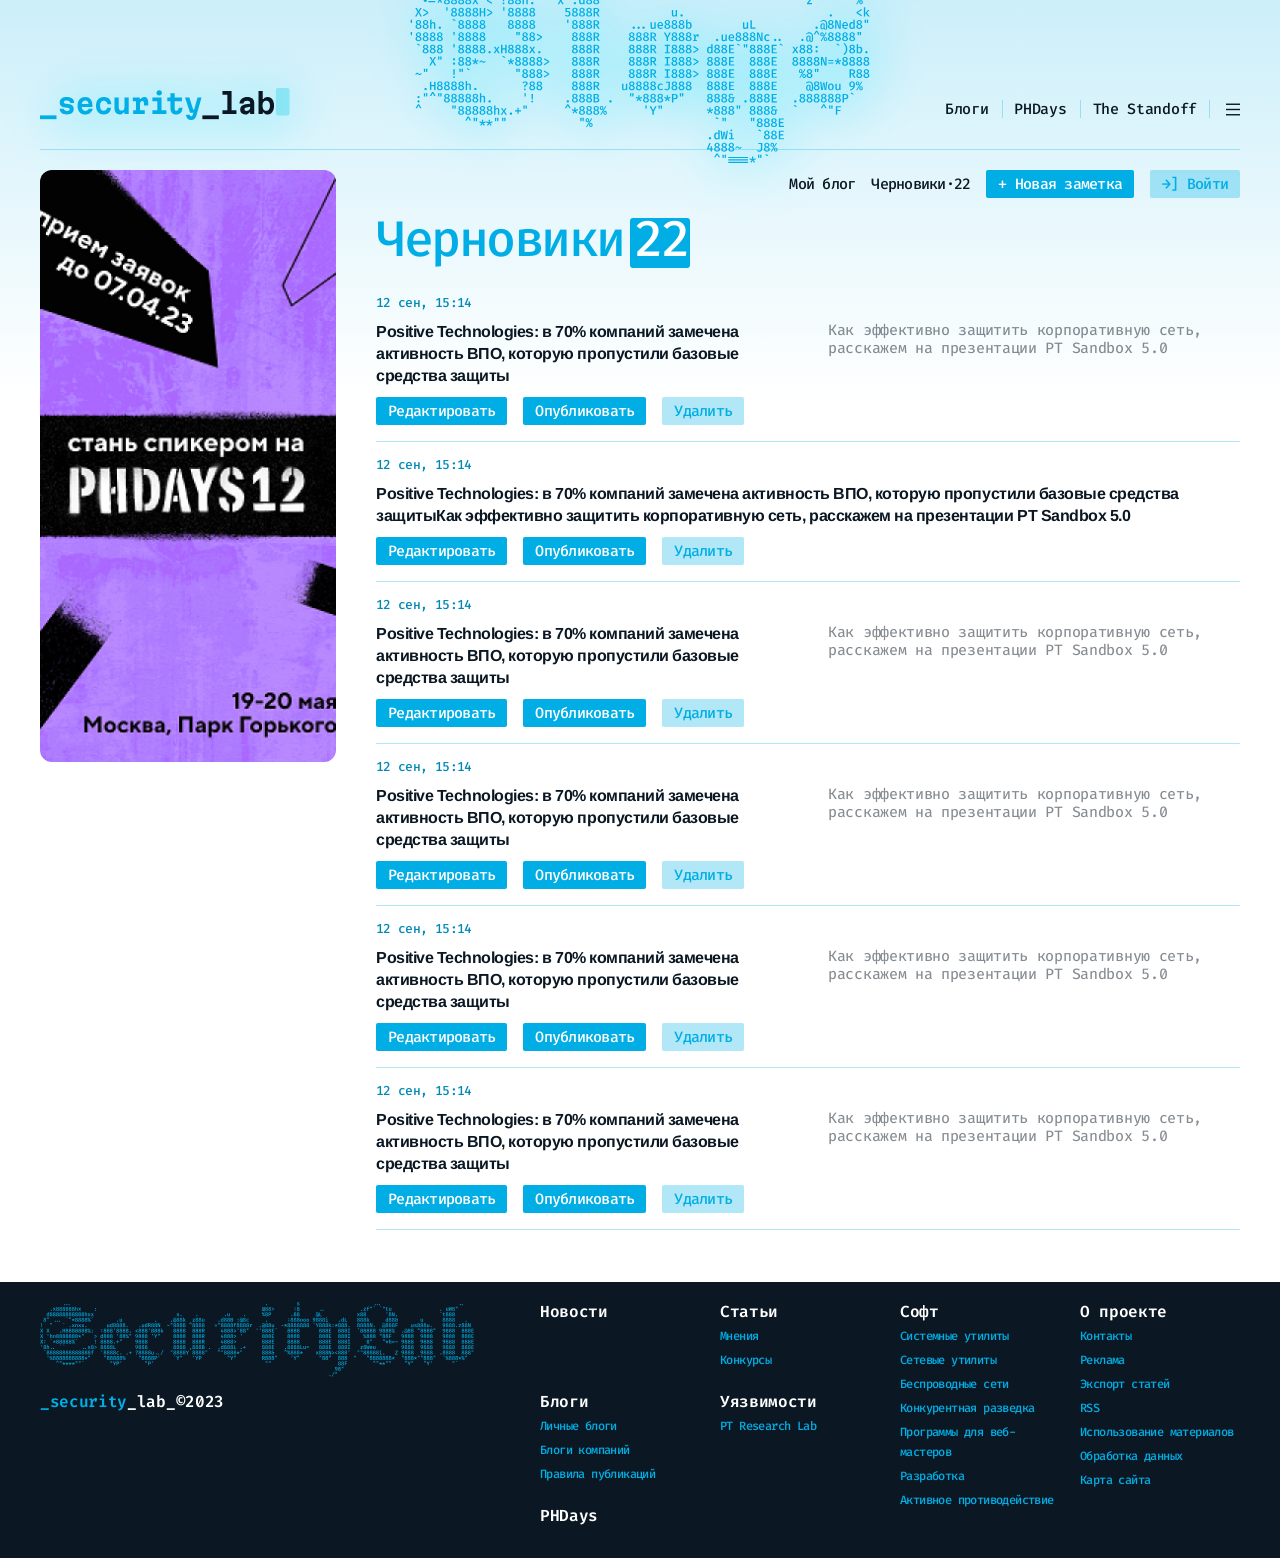
<file: blog_drafts.html>
<!DOCTYPE html>
<html lang="ru">

<head>
    <meta charset="utf-8">
    <meta http-equiv="X-UA-Compatible" content="ie=edge">
    <title>Blog Drafts</title>
    <!-- meta-->
    <meta name="viewport" content="width=device-width, initial-scale=1, shrink-to-fit=no">
    <meta name="description" content="">
    <meta name="theme-color" content="#ffffff">
    <!-- icon & css-->
    <link rel="icon" href="./image/favicon.ico" sizes="any">
    <link rel="icon" href="./image/icon.svg" type="image/svg+xml">
    <link rel="apple-touch-icon" href="./image/apple-touch-icon.png">
    <link rel="manifest" href="./manifest.json">
    <link href="./assets/css/vendors.css?v=ca186b9" rel="stylesheet">
    <link href="./assets/css/main.css?v=e735e71" rel="stylesheet">
    <link rel="stylesheet" href="./assets/css/fonts.css">
</head>

<body>
    <div id="app">
        <header class="blog-header">
            <div class="header-ascii__art none"></div>
            <div class="container">
                <div class="header content">
                    <div class="header-ascii">
                        <div class="header-blog">
                            <img src="./image/ascii/blogs.svg" class="logo-7 das" alt="SecurityLab">
                        </div>
                    </div>
                    <div class="header__block">
                        <div class="header-logo"><a href="./" title="SecurityLab">
                                <svg>
                                    <use href="./image/logo.svg#logo"></use>
                                </svg></a></div>
                        <div class="header__group">
                            <nav class="header-menu">
                                <ul>
                                    <li><a href="./blogs.html" title="Блоги">Блоги</a></li>
                                    <li><a href="#" title="PHDays">PHDays</a></li>
                                    <li><a href="#" title="The Standoff">The Standoff</a></li>
                                </ul>
                            </nav>
                            <div class="header-menu-bar"><a href="#" data-action="open-menu" title="Открыть меню">
                                    <svg>
                                        <use href="./image/icon/menu.svg#menu"></use>
                                    </svg></a></div>
                        </div>
                    </div>
                </div>
            </div>
        </header>
        <!-- Menu-->
        <div class="menu">
            <div class="menu-overlay" data-action="close-menu"></div>
            <div class="menu__container">
                <div class="menu__head">
                    <div class="menu__link menu__link--close"><a href="#" data-action="close-menu" title="Закрыть меню">
                            <svg>
                                <use href="./image/icon/close.svg#close"></use>
                            </svg></a></div>
                    <div class="menu__link menu__link--back"><a href="#" data-action="close-submenu" title="Назад">
                            <svg>
                                <use href="./image/icon/back.svg#back"></use>
                            </svg></a></div>
                </div>
                <div class="menu__main">
                    <nav class="menu-navigation">
                        <ul class="menu-navigation__list">
                            <li class="menu-navigation__item"><a href="#" class="menu-navigation__item__link"
                                    title="Новости">Новости</a></li>
                            <li class="menu-navigation__item"><a href="#" class="menu-navigation__item__link"
                                    title="Статьи">Статьи</a></li>
                            <li class="menu-navigation__item"><a href="#" class="menu-navigation__item__link"
                                    title="Уязвимости">Уязвимости</a></li>
                            <li class="menu-navigation__item"><a href="./blogs.html" class="menu-navigation__item__link"
                                    title="Блоги">Блоги</a></li>
                            <li class="menu-navigation__item">
                                <a href="#" class="menu-navigation__item__link" data-action="open-submenu"
                                    data-submenu="glossary" title="Глосарий"><span>Глосарий</span></a>
                                <ul class="menu-navigation__submenu" data-name="glossary">
                                    <li class="menu-navigation__item">
                                        <a href="#" class="menu-navigation__item__link"
                                            title="Терминология">Терминология</a>
                                    </li>
                                    <li class="menu-navigation__item">
                                        <a href="#" class="menu-navigation__item__link"
                                            title="Хакерские группировки">Хакерские группировки</a>
                                    </li>
                                    <li class="menu-navigation__item">
                                        <a href="#" class="menu-navigation__item__link"
                                            title="Каталог софта"><span>Каталог
                                                софта</span>
                                        </a>

                                    </li>
                                </ul>
                            </li>
                        </ul>
                    </nav>
                    <ul class="menu-info">
                        <li class="menu-info__item"><a href="#" title="Контакты">Контакты</a></li>
                        <li class="menu-info__item"><a href="#" title="Реклама">Реклама</a></li>
                        <li class="menu-info__item"><a href="#" title="Экспорт статей">Экспорт статей</a></li>
                        <li class="menu-info__item"><a href="#" title="Карта сайта">Карта сайта</a></li>
                    </ul>
                    <ul class="menu-social">
                        <li class="menu-social__item"><a href="tg://resolve?domain=SecLabNews" target="_blank"
                                title="Телеграм">
                                <svg>
                                    <use href="./image/icon/telegram.svg#telegram"></use>
                                </svg></a></li>
                        <li class="menu-social__item"><a href=".//twitter.com/SecurityLabnews" target="_blank"
                                title="Твиттер">
                                <svg>
                                    <use href="./image/icon/twitter.svg#twitter"></use>
                                </svg></a></li>
                        <li class="menu-social__item"><a href=".//vk.com/public47494392" target="_blank"
                                title="ВКонтакте">
                                <svg>
                                    <use href="./image/icon/vk.svg#vk"></use>
                                </svg></a></li>
                        <li class="menu-social__item"><a href="#" title="RSS">
                                <svg>
                                    <use href="./image/icon/rss.svg#rss"></use>
                                </svg></a></li>
                    </ul>
                </div>
                <div class="menu-search">
                    <form class="form menu-search__form" name="menu-search" action="./" autocomplete="off"
                        accept-charset="utf-8">
                        <fieldset class="form__line">
                            <input class="form__input" type="search" name="search" required placeholder="Поиск" value=""
                                title="Поиск">
                            <div class="form__button">
                                <div class="button button--search button--disabled"><a href="#" data-action="form-send"
                                        title="Найти">Найти</a></div>
                            </div>
                        </fieldset>
                    </form>
                </div>
            </div>
        </div>
        <!-- Menu end-->
        <main>
            <section id="main-news">
                <div class="container">
                    <div class="main-news content drafts">
                        <aside class="main-news__sidebar blog_sidebar">
                            <div class="side-wrapper side-bot" id="sidebar">
                                <div class="main-news__banner "><a href="#" target="_blank"
                                        title="Стань спикером на PHDAYS12"><img src="./image/banner/phdays12.jpg"
                                            srcset="./image/banner/phdays12@2x.jpg 2x" loading="lazy"
                                            alt="PHDAYS12"></a>
                                </div>
                            </div>

                        </aside>
                        <div id="article main_content" class="main-news__main">
                            <article class="blogpage" id="main_content">
                                <div class="actionlist">
                                    <div class="btn btn_line  no-bg btn_line-dis">Мой блог</div>
                                    <div class="btn btn_line btn_line-dis">Черновики·22</div>
                                    <div class="btn btn_light">+ Новая заметка</div>
                                    <div class="btn">→] Войти</div>
                                </div>
                                <div class="blogpage__head">

                                    <div class="blogpage__title">
                                        <h1 class="article__title">Черновики<span>22</span></h1>

                                    </div>

                                </div>




                                <div class="news asd">
                                    <article class="news__item">
                                        <time class="news__date" datetime="2023-09-12">12 сен, 15:14</time>
                                        <div class="news__details">
                                            <div class="news__title">
                                                <a href="./article.html"
                                                    title="Positive Technologies: в 70% компаний замечена активность ВПО, которую пропустили базовые средства защиты">
                                                    <h4>Positive Technologies: в 70% компаний замечена активность ВПО,
                                                        которую пропустили базовые средства защиты</h4>
                                                </a>

                                            </div>
                                            <div class="news__preview">
                                                <p>Как эффективно защитить корпоративную сеть, расскажем на презентации
                                                    PT
                                                    Sandbox 5.0</p>
                                            </div>
                                        </div>
                                        <div class="actionlist actionlist_inside">
                                            <div class="btn btn_light">Редактировать</div>
                                            <div class="btn btn_light">Опубликовать</div>
                                            <div class="btn">Удалить</div>
                                        </div>
                                    </article>
                                    <article class="news__item">
                                        <time class="news__date" datetime="2023-09-12">12 сен, 15:14</time>
                                        <div class="news__details">
                                            <div class="news__title">
                                                <a href="./article.html"
                                                    title="Positive Technologies: в 70% компаний замечена активность ВПО, которую пропустили базовые средства защиты">
                                                    <h4>Positive Technologies: в 70% компаний замечена активность ВПО,
                                                        которую пропустили базовые средства защитыКак эффективно защитить корпоративную сеть, расскажем на презентации
                                                        PT
                                                        Sandbox 5.0</h4>
                                                </a>

                                            </div>
                                            
                                        </div>
                                        <div class="actionlist actionlist_inside">
                                            <div class="btn btn_light">Редактировать</div>
                                            <div class="btn btn_light">Опубликовать</div>
                                            <div class="btn">Удалить</div>
                                        </div>
                                    </article>
                                    <article class="news__item">
                                        <time class="news__date" datetime="2023-09-12">12 сен, 15:14</time>
                                        <div class="news__details">
                                            <div class="news__title">
                                                <a href="./article.html"
                                                    title="Positive Technologies: в 70% компаний замечена активность ВПО, которую пропустили базовые средства защиты">
                                                    <h4>Positive Technologies: в 70% компаний замечена активность ВПО,
                                                        которую пропустили базовые средства защиты</h4>
                                                </a>

                                            </div>
                                            <div class="news__preview">
                                                <p>Как эффективно защитить корпоративную сеть, расскажем на презентации
                                                    PT
                                                    Sandbox 5.0</p>
                                            </div>
                                        </div>
                                        <div class="actionlist actionlist_inside">
                                            <div class="btn btn_light">Редактировать</div>
                                            <div class="btn btn_light">Опубликовать</div>
                                            <div class="btn">Удалить</div>
                                        </div>
                                    </article>
                                    <article class="news__item">
                                        <time class="news__date" datetime="2023-09-12">12 сен, 15:14</time>
                                        <div class="news__details">
                                            <div class="news__title">
                                                <a href="./article.html"
                                                    title="Positive Technologies: в 70% компаний замечена активность ВПО, которую пропустили базовые средства защиты">
                                                    <h4>Positive Technologies: в 70% компаний замечена активность ВПО,
                                                        которую пропустили базовые средства защиты</h4>
                                                </a>

                                            </div>
                                            <div class="news__preview">
                                                <p>Как эффективно защитить корпоративную сеть, расскажем на презентации
                                                    PT
                                                    Sandbox 5.0</p>
                                            </div>
                                        </div>
                                        <div class="actionlist actionlist_inside">
                                            <div class="btn btn_light">Редактировать</div>
                                            <div class="btn btn_light">Опубликовать</div>
                                            <div class="btn">Удалить</div>
                                        </div>
                                    </article>
                                    <article class="news__item">
                                        <time class="news__date" datetime="2023-09-12">12 сен, 15:14</time>
                                        <div class="news__details">
                                            <div class="news__title">
                                                <a href="./article.html"
                                                    title="Positive Technologies: в 70% компаний замечена активность ВПО, которую пропустили базовые средства защиты">
                                                    <h4>Positive Technologies: в 70% компаний замечена активность ВПО,
                                                        которую пропустили базовые средства защиты</h4>
                                                </a>

                                            </div>
                                            <div class="news__preview">
                                                <p>Как эффективно защитить корпоративную сеть, расскажем на презентации
                                                    PT
                                                    Sandbox 5.0</p>
                                            </div>
                                        </div>
                                        <div class="actionlist actionlist_inside">
                                            <div class="btn btn_light">Редактировать</div>
                                            <div class="btn btn_light">Опубликовать</div>
                                            <div class="btn">Удалить</div>
                                        </div>
                                    </article>
                                    <article class="news__item">
                                        <time class="news__date" datetime="2023-09-12">12 сен, 15:14</time>
                                        <div class="news__details">
                                            <div class="news__title">
                                                <a href="./article.html"
                                                    title="Positive Technologies: в 70% компаний замечена активность ВПО, которую пропустили базовые средства защиты">
                                                    <h4>Positive Technologies: в 70% компаний замечена активность ВПО,
                                                        которую пропустили базовые средства защиты</h4>
                                                </a>

                                            </div>
                                            <div class="news__preview">
                                                <p>Как эффективно защитить корпоративную сеть, расскажем на презентации
                                                    PT
                                                    Sandbox 5.0</p>
                                            </div>
                                        </div>
                                        <div class="actionlist actionlist_inside">
                                            <div class="btn btn_light">Редактировать</div>
                                            <div class="btn btn_light">Опубликовать</div>
                                            <div class="btn">Удалить</div>
                                        </div>
                                    </article>
                                </div>


                            </article>
                        </div>
                    </div>
                </div>
            </section>
        </main>
        <footer>
            <div class="container">
                <div class="footer content">
                    <div class="footer__main">
                        <div class="footer-ascii">
                            <div class="footer-ascii__art"><img src="./image/ascii/logo-1.svg" alt="SecurityLab"></div>
                        </div>
                        <div class="footer-copyright">_security<span>_lab_&copy;2023</span></div>
                    </div>
                    <div class="footer__navigation">
                        <div class="footer__group">
                            <nav class="footer-menu">
                                <div class="footer-menu__title"><a href="#" title="Новости">Новости</a></div>
                            </nav>
                            <nav class="footer-menu">
                                <div class="footer-menu__title"><a href="./blogs.html" title="Блоги">Блоги</a></div>
                                <ul class="footer-menu__list">
                                    <li class="footer-menu__item"><a href="#" title="Личные блоги">Личные блоги</a></li>
                                    <li class="footer-menu__item"><a href="#" title="Блоги компаний">Блоги компаний</a>
                                    </li>
                                    <li class="footer-menu__item"><a href="#" title="Правила публикаций">Правила
                                            публикаций</a></li>
                                </ul>
                            </nav>
                            <nav class="footer-menu">
                                <div class="footer-menu__title"><a href="#" title="Статьи">Статьи</a></div>
                                <ul class="footer-menu__list">
                                    <li class="footer-menu__item"><a href="#" title="Мнения">Мнения</a></li>
                                    <li class="footer-menu__item"><a href="#" title="Конкурсы">Конкурсы</a></li>
                                </ul>
                            </nav>
                            <nav class="footer-menu">
                                <div class="footer-menu__title"><a href="#" title="Уязвимости">Уязвимости</a></div>
                                <ul class="footer-menu__list">
                                    <li class="footer-menu__item"><a href="#" title="PT Research Lab">PT Research
                                            Lab</a></li>
                                </ul>
                            </nav>
                        </div>
                        <div class="footer__group">
                            <nav class="footer-menu">
                                <div class="footer-menu__title"><a href="#" title="Софт">Софт</a></div>
                                <ul class="footer-menu__list">
                                    <li class="footer-menu__item"><a href="#" title="Системные утилиты">Системные
                                            утилиты</a></li>
                                    <li class="footer-menu__item"><a href="#" title="Сетевые утилиты">Сетевые
                                            утилиты</a></li>
                                    <li class="footer-menu__item"><a href="#" title="Беспроводные сети">Беспроводные
                                            сети</a></li>
                                    <li class="footer-menu__item"><a href="#" title="Конкурентная разведка">Конкурентная
                                            разведка</a></li>
                                    <li class="footer-menu__item"><a href="#"
                                            title="Программы для веб-мастеров">Программы для веб-мастеров</a></li>
                                    <li class="footer-menu__item"><a href="#" title="Разработка">Разработка</a></li>
                                    <li class="footer-menu__item"><a href="#" title="Активное противодействие">Активное
                                            противодействие</a></li>
                                </ul>
                            </nav>
                            <nav class="footer-menu">
                                <div class="footer-menu__title"><a href="#" title="О проекте">О проекте</a></div>
                                <ul class="footer-menu__list">
                                    <li class="footer-menu__item"><a href="#" title="Контакты">Контакты</a></li>
                                    <li class="footer-menu__item"><a href="#" title="Реклама">Реклама</a></li>
                                    <li class="footer-menu__item"><a href="#" title="Экспорт статей">Экспорт статей</a>
                                    </li>
                                    <li class="footer-menu__item"><a href="#" title="RSS">RSS</a></li>
                                    <li class="footer-menu__item"><a href="#"
                                            title="Использование материалов">Использование материалов</a></li>
                                    <li class="footer-menu__item"><a href="#" title="Обработка данных">Обработка
                                            данных</a></li>
                                    <li class="footer-menu__item"><a href="#" title="Карта сайта">Карта сайта</a></li>
                                </ul>
                            </nav>
                        </div>
                        <div class="footer__group">
                            <nav class="footer-menu">
                                <div class="footer-menu__title"><a href="#" title="PHDays">PHDays</a></div>
                            </nav>
                        </div>
                    </div>
                </div>
            </div>
        </footer>
    </div>
    <div class="modal-bg"></div>
    <div class="modal">
        <div class="modal__body">
            <div class="modal__inner">
                <img src="./image/blog.svg" alt="">
                <div class="formwrap">
                    <div class="modal__desc">_Авторизация</div>
                    <form action="">
                        <input class="input error" type="text" placeholder="Логин">
                        <input class="input" type="password" placeholder="Пароль">
                        <button class="btn btn_light">Войти</button>
                        <button class="btn btn_transparent">Восстановить пароль</button>
                    </form>
                </div>

            </div>
        </div>
    </div>
    <!-- js-->
    <script src="./assets/js/jquery-3.6.0.min.js"></script>
    <script defer src="./assets/js/vendors.js"></script>
    <script defer src="./assets/js/main.js"></script>
    <script>
        function modal() {
            $('body').addClass('oh');
            $('.modal-bg').addClass('vis');
            $('.modal').addClass('vis');
        }
        $('.btn').click(modal);

        $('.modal-bg').on('click', function (e) {
            $('body').removeClass('oh');
            $('.modal-bg').removeClass('vis');
            $('.modal').removeClass('vis');

        });
    </script>
    <script src="./assets/js/sidebar.js"></script>
</body>

</html>
</file>
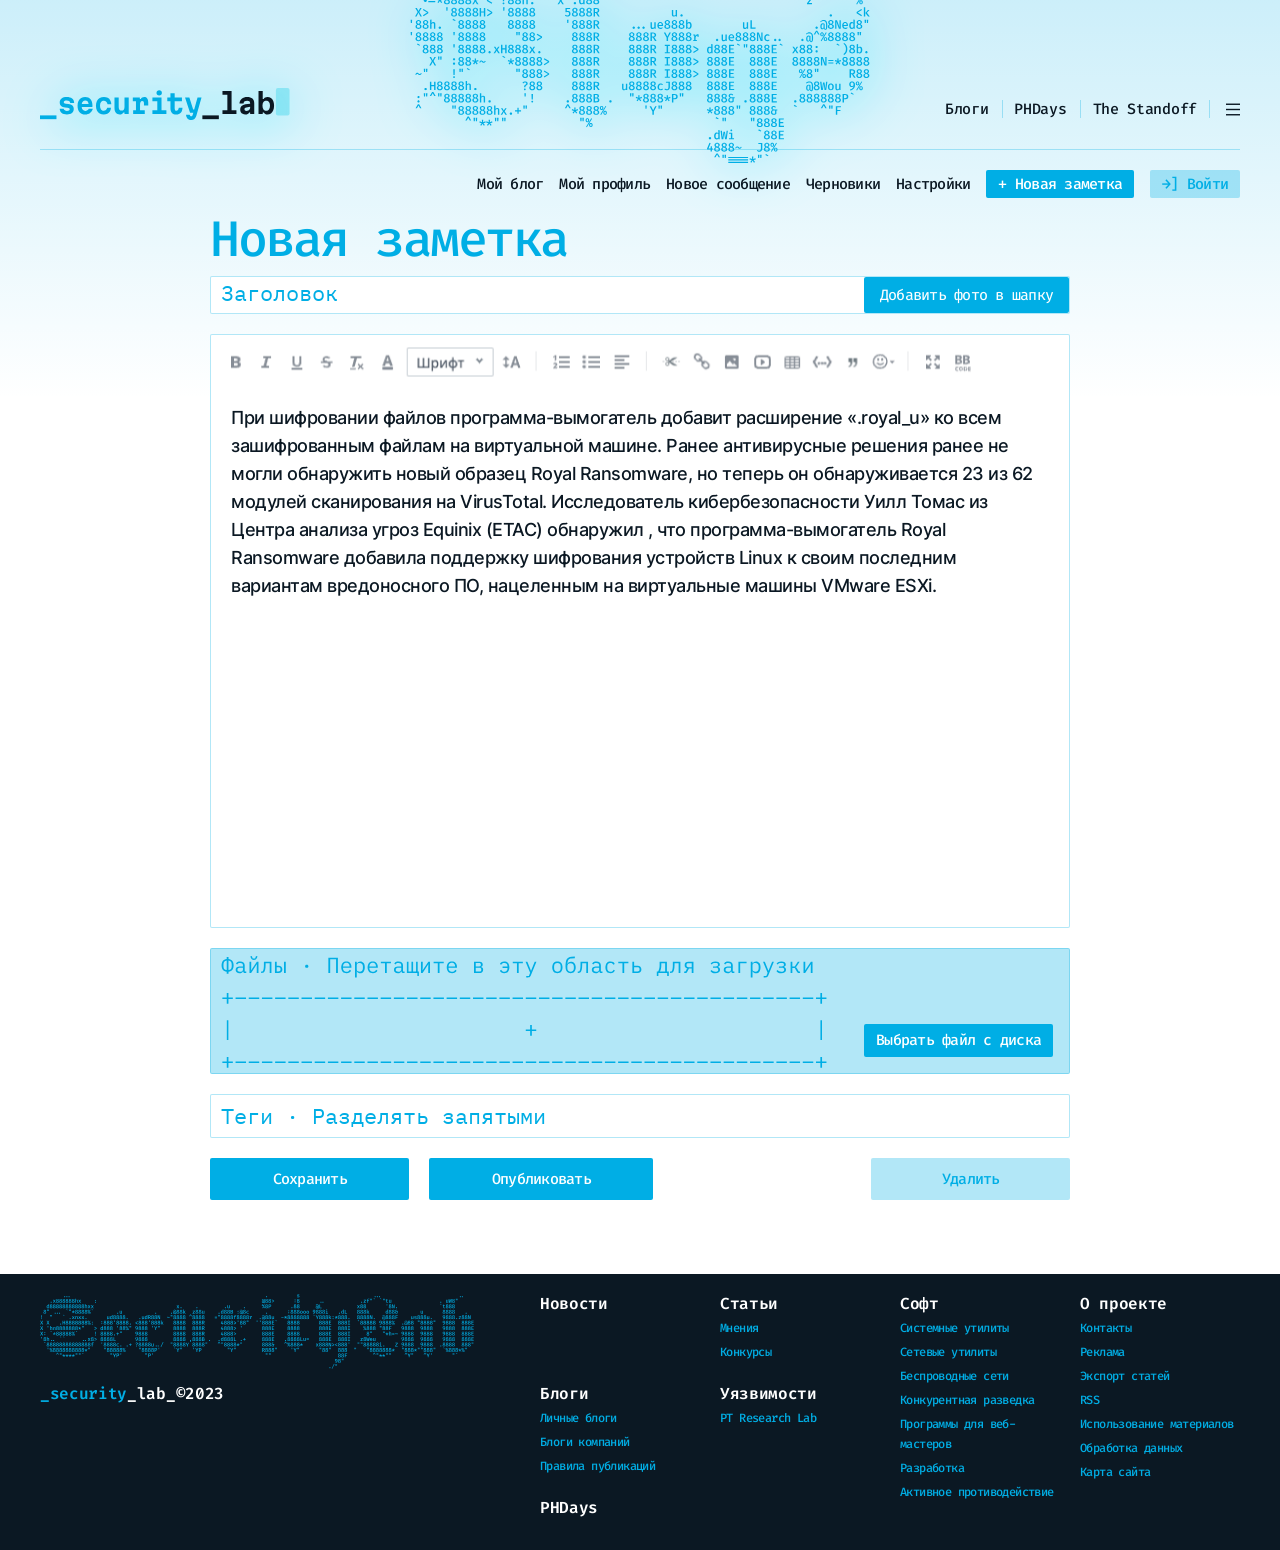
<file: blog_new.html>
<!DOCTYPE html>
<html lang="ru">

<head>
    <meta charset="utf-8">
    <meta http-equiv="X-UA-Compatible" content="ie=edge">
    <title>Blog New</title>
    <!-- meta-->
    <meta name="viewport" content="width=device-width, initial-scale=1, shrink-to-fit=no">
    <meta name="description" content="">
    <meta name="theme-color" content="#ffffff">
    <!-- icon & css-->
    <link rel="icon" href="./image/favicon.ico" sizes="any">
    <link rel="icon" href="./image/icon.svg" type="image/svg+xml">
    <link rel="apple-touch-icon" href="./image/apple-touch-icon.png">
    <link rel="manifest" href="./manifest.json">
    <link href="./assets/css/vendors.css?v=ca186b9" rel="stylesheet">
    <link href="./assets/css/main.css?v=e735e71" rel="stylesheet">
    <link rel="stylesheet" href="./assets/css/fonts.css">
</head>

<body>
    <div id="app">
        <header class="blog-header">
            <div class="header-ascii__art none"></div>
            <div class="container">
                <div class="header content">
                    <div class="header-ascii">
                        <div class="header-blog">
                            <img src="./image/ascii/blogs.svg" class="logo-7" alt="SecurityLab">
                        </div>
                    </div>
                    <div class="header__block">
                        <div class="header-logo"><a href="./" title="SecurityLab">
                                <svg>
                                    <use href="./image/logo.svg#logo"></use>
                                </svg></a></div>
                        <div class="header__group">
                            <nav class="header-menu">
                                <ul>
                                    <li><a href="./blogs.html" title="Блоги">Блоги</a></li>
                                    <li><a href="#" title="PHDays">PHDays</a></li>
                                    <li><a href="#" title="The Standoff">The Standoff</a></li>
                                </ul>
                            </nav>
                            <div class="header-menu-bar"><a href="#" data-action="open-menu" title="Открыть меню">
                                    <svg>
                                        <use href="./image/icon/menu.svg#menu"></use>
                                    </svg></a></div>
                        </div>
                    </div>
                </div>
            </div>
        </header>
        <!-- Menu-->
        <div class="menu">
            <div class="menu-overlay" data-action="close-menu"></div>
            <div class="menu__container">
                <div class="menu__head">
                    <div class="menu__link menu__link--close"><a href="#" data-action="close-menu" title="Закрыть меню">
                            <svg>
                                <use href="./image/icon/close.svg#close"></use>
                            </svg></a></div>
                    <div class="menu__link menu__link--back"><a href="#" data-action="close-submenu" title="Назад">
                            <svg>
                                <use href="./image/icon/back.svg#back"></use>
                            </svg></a></div>
                </div>
                <div class="menu__main">
                    <nav class="menu-navigation">
                        <ul class="menu-navigation__list">
                            <li class="menu-navigation__item"><a href="#" class="menu-navigation__item__link"
                                    title="Новости">Новости</a></li>
                            <li class="menu-navigation__item"><a href="#" class="menu-navigation__item__link"
                                    title="Статьи">Статьи</a></li>
                            <li class="menu-navigation__item"><a href="#" class="menu-navigation__item__link"
                                    title="Уязвимости">Уязвимости</a></li>
                            <li class="menu-navigation__item"><a href="./blogs.html" class="menu-navigation__item__link"
                                    title="Блоги">Блоги</a></li>
                            <li class="menu-navigation__item">
                                <a href="#" class="menu-navigation__item__link" data-action="open-submenu"
                                    data-submenu="glossary" title="Глосарий"><span>Глосарий</span></a>
                                <ul class="menu-navigation__submenu" data-name="glossary">
                                    <li class="menu-navigation__item">
                                        <a href="#" class="menu-navigation__item__link"
                                            title="Терминология">Терминология</a>
                                    </li>
                                    <li class="menu-navigation__item">
                                        <a href="#" class="menu-navigation__item__link"
                                            title="Хакерские группировки">Хакерские группировки</a>
                                    </li>
                                    <li class="menu-navigation__item">
                                        <a href="#" class="menu-navigation__item__link"
                                            title="Каталог софта"><span>Каталог
                                                софта</span>
                                        </a>

                                    </li>
                                </ul>
                            </li>
                        </ul>
                    </nav>
                    <ul class="menu-info">
                        <li class="menu-info__item"><a href="#" title="Контакты">Контакты</a></li>
                        <li class="menu-info__item"><a href="#" title="Реклама">Реклама</a></li>
                        <li class="menu-info__item"><a href="#" title="Экспорт статей">Экспорт статей</a></li>
                        <li class="menu-info__item"><a href="#" title="Карта сайта">Карта сайта</a></li>
                    </ul>
                    <ul class="menu-social">
                        <li class="menu-social__item"><a href="tg://resolve?domain=SecLabNews" target="_blank"
                                title="Телеграм">
                                <svg>
                                    <use href="./image/icon/telegram.svg#telegram"></use>
                                </svg></a></li>
                        <li class="menu-social__item"><a href=".//twitter.com/SecurityLabnews" target="_blank"
                                title="Твиттер">
                                <svg>
                                    <use href="./image/icon/twitter.svg#twitter"></use>
                                </svg></a></li>
                        <li class="menu-social__item"><a href=".//vk.com/public47494392" target="_blank"
                                title="ВКонтакте">
                                <svg>
                                    <use href="./image/icon/vk.svg#vk"></use>
                                </svg></a></li>
                        <li class="menu-social__item"><a href="#" title="RSS">
                                <svg>
                                    <use href="./image/icon/rss.svg#rss"></use>
                                </svg></a></li>
                    </ul>
                </div>
                <div class="menu-search">
                    <form class="form menu-search__form" name="menu-search" action="./" autocomplete="off"
                        accept-charset="utf-8">
                        <fieldset class="form__line">
                            <input class="form__input" type="search" name="search" required placeholder="Поиск" value=""
                                title="Поиск">
                            <div class="form__button">
                                <div class="button button--search button--disabled"><a href="#" data-action="form-send"
                                        title="Найти">Найти</a></div>
                            </div>
                        </fieldset>
                    </form>
                </div>
            </div>
        </div>
        <!-- Menu end-->
        <main>
            <section>
                <div class="container container_content">
                    <div class="actionlist">
                        <div class="btn btn_line btn_line-dis">Мой блог</div>
                        <div class="btn btn_line btn_line-dis">Мой профиль</div>
                        <div class="btn btn_line btn_line-dis">Новое сообщение</div>
                        <div class="btn btn_line btn_line-dis">Черновики</div>
                        <div class="btn btn_line btn_line-dis">Настройки</div>
                        <div class="btn btn_light">+ Новая заметка</div>
                        <div class="btn">→] Войти</div>
                    </div>
                    <article class="contentpage maxwd">

                        <div class="blogpage__title">
                            <h1 class="article__title">Новая заметка</h1>
                        </div>
                        <div class="new__form">
                            <input type="text" class="new__input" placeholder="Заголовок">
                            <button class="new__btn file-bt">Добавить фото в шапку
                                <input type="file">
                            </button>
                        </div>
                        <div class="new__block">
                            <div class="new__block-top">
                                <img src="image/Screenshot.png" alt="">
                            </div>
                            <div class="new__block-text">
                                При шифровании файлов программа-вымогатель добавит расширение «.royal_u» ко всем
                                зашифрованным файлам на виртуальной машине. Ранее антивирусные решения ранее не могли
                                обнаружить новый образец Royal Ransomware, но теперь он обнаруживается 23 из 62 модулей
                                сканирования на VirusTotal. Исследователь кибербезопасности Уилл Томас из Центра анализа
                                угроз Equinix (ETAC) обнаружил , что программа-вымогатель Royal Ransomware добавила
                                поддержку шифрования устройств Linux к своим последним вариантам вредоносного ПО,
                                нацеленным на виртуальные машины VMware ESXi.
                            </div>
                        </div>
                        <div class="new__cta">
                            <img src="image/new-cta.svg" alt="">
                            <button class="new-cta-btn file-bt">Выбрать файл с диска
                                <input type="file">
                            </button>
                        </div>
                        <div class="new__tegs">
                            Теги · Разделять запятыми
                        </div>
                        <div class="new__buttons">
                            <div class="new__buttons-left">
                                <button class="new-blu">Сохранить</button>
                                <button class="new-blu">Опубликовать</button>
                            </div>
                            <div class="new-grey">Удалить</div>
                        </div>
                    </article>
                </div>
            </section>
        </main>
        <footer>
            <div class="container">
                <div class="footer content">
                    <div class="footer__main">
                        <div class="footer-ascii">
                            <div class="footer-ascii__art"><img src="./image/ascii/logo-1.svg" alt="SecurityLab"></div>
                        </div>
                        <div class="footer-copyright">_security<span>_lab_&copy;2023</span></div>
                    </div>
                    <div class="footer__navigation">
                        <div class="footer__group">
                            <nav class="footer-menu">
                                <div class="footer-menu__title"><a href="#" title="Новости">Новости</a></div>
                            </nav>
                            <nav class="footer-menu">
                                <div class="footer-menu__title"><a href="./blogs.html" title="Блоги">Блоги</a></div>
                                <ul class="footer-menu__list">
                                    <li class="footer-menu__item"><a href="#" title="Личные блоги">Личные блоги</a></li>
                                    <li class="footer-menu__item"><a href="#" title="Блоги компаний">Блоги компаний</a>
                                    </li>
                                    <li class="footer-menu__item"><a href="#" title="Правила публикаций">Правила
                                            публикаций</a></li>
                                </ul>
                            </nav>
                            <nav class="footer-menu">
                                <div class="footer-menu__title"><a href="#" title="Статьи">Статьи</a></div>
                                <ul class="footer-menu__list">
                                    <li class="footer-menu__item"><a href="#" title="Мнения">Мнения</a></li>
                                    <li class="footer-menu__item"><a href="#" title="Конкурсы">Конкурсы</a></li>
                                </ul>
                            </nav>
                            <nav class="footer-menu">
                                <div class="footer-menu__title"><a href="#" title="Уязвимости">Уязвимости</a></div>
                                <ul class="footer-menu__list">
                                    <li class="footer-menu__item"><a href="#" title="PT Research Lab">PT Research
                                            Lab</a></li>
                                </ul>
                            </nav>
                        </div>
                        <div class="footer__group">
                            <nav class="footer-menu">
                                <div class="footer-menu__title"><a href="#" title="Софт">Софт</a></div>
                                <ul class="footer-menu__list">
                                    <li class="footer-menu__item"><a href="#" title="Системные утилиты">Системные
                                            утилиты</a></li>
                                    <li class="footer-menu__item"><a href="#" title="Сетевые утилиты">Сетевые
                                            утилиты</a></li>
                                    <li class="footer-menu__item"><a href="#" title="Беспроводные сети">Беспроводные
                                            сети</a></li>
                                    <li class="footer-menu__item"><a href="#" title="Конкурентная разведка">Конкурентная
                                            разведка</a></li>
                                    <li class="footer-menu__item"><a href="#"
                                            title="Программы для веб-мастеров">Программы для веб-мастеров</a></li>
                                    <li class="footer-menu__item"><a href="#" title="Разработка">Разработка</a></li>
                                    <li class="footer-menu__item"><a href="#" title="Активное противодействие">Активное
                                            противодействие</a></li>
                                </ul>
                            </nav>
                            <nav class="footer-menu">
                                <div class="footer-menu__title"><a href="#" title="О проекте">О проекте</a></div>
                                <ul class="footer-menu__list">
                                    <li class="footer-menu__item"><a href="#" title="Контакты">Контакты</a></li>
                                    <li class="footer-menu__item"><a href="#" title="Реклама">Реклама</a></li>
                                    <li class="footer-menu__item"><a href="#" title="Экспорт статей">Экспорт статей</a>
                                    </li>
                                    <li class="footer-menu__item"><a href="#" title="RSS">RSS</a></li>
                                    <li class="footer-menu__item"><a href="#"
                                            title="Использование материалов">Использование материалов</a></li>
                                    <li class="footer-menu__item"><a href="#" title="Обработка данных">Обработка
                                            данных</a></li>
                                    <li class="footer-menu__item"><a href="#" title="Карта сайта">Карта сайта</a></li>
                                </ul>
                            </nav>
                        </div>
                        <div class="footer__group">
                            <nav class="footer-menu">
                                <div class="footer-menu__title"><a href="#" title="PHDays">PHDays</a></div>
                            </nav>
                        </div>
                    </div>
                </div>
            </div>
        </footer>
    </div>
    <div class="modal-bg"></div>
    <div class="modal">
        <div class="modal__body">
            <div class="modal__inner">
                <img src="./image/blog.svg" alt="">
                <div class="formwrap">
                    <div class="modal__desc">_Авторизация</div>
                    <form action="">
                        <input class="input error" type="text" placeholder="Логин">
                        <input class="input" type="password" placeholder="Пароль">
                        <button class="btn btn_light">Войти</button>
                        <button class="btn btn_transparent">Восстановить пароль</button>
                    </form>
                </div>

            </div>
        </div>
    </div>
    <!-- js-->
    <script src="./assets/js/jquery-3.6.0.min.js"></script>
    <script defer src="./assets/js/vendors.js"></script>
    <script defer src="./assets/js/main.js"></script>
    <script>
        function modal() {
            $('body').addClass('oh');
            $('.modal-bg').addClass('vis');
            $('.modal').addClass('vis');
        }
        $('.btn').click(modal);

        $('.modal-bg').on('click', function (e) {
            $('body').removeClass('oh');
            $('.modal-bg').removeClass('vis');
            $('.modal').removeClass('vis');

        });
    </script>

</body>

</html>
</file>
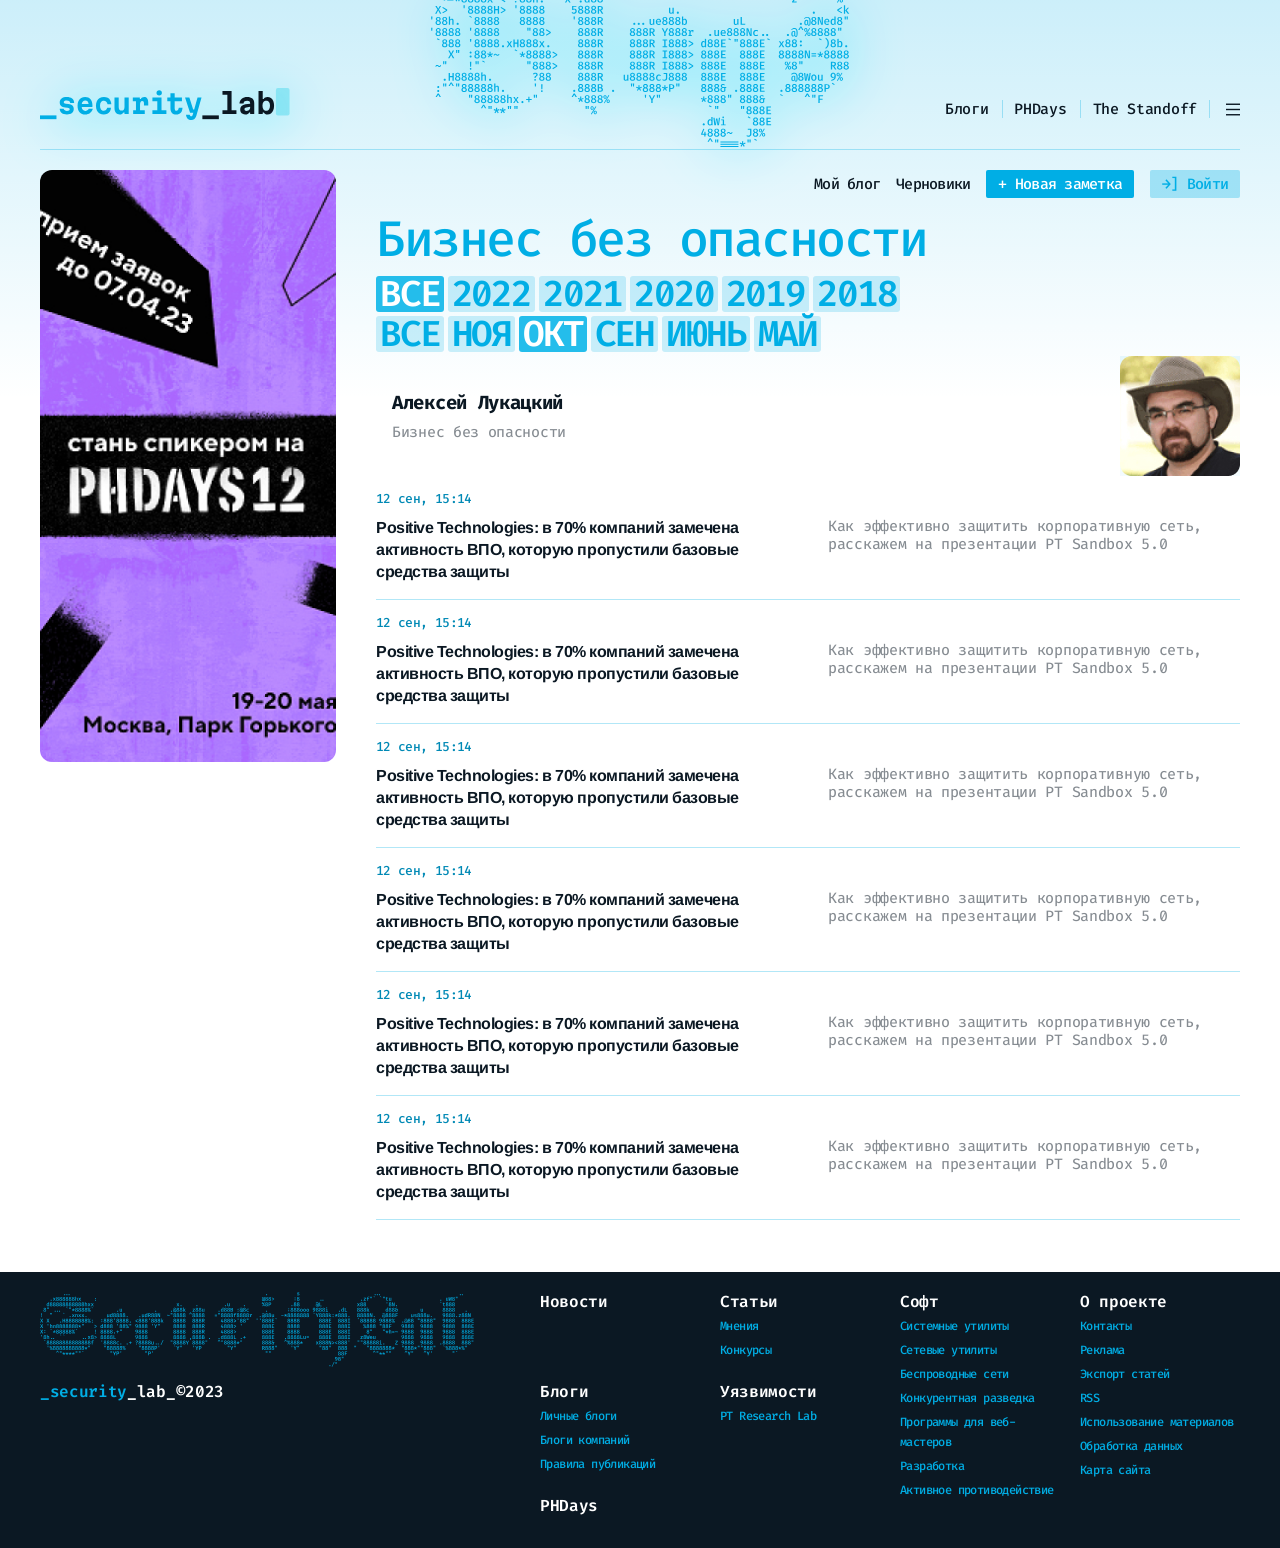
<file: blog_page.html>
<!DOCTYPE html>
<html lang="ru">

<head>
    <meta charset="utf-8">
    <meta http-equiv="X-UA-Compatible" content="ie=edge">
    <title>Blog Page</title>
    <!-- meta-->
    <meta name="viewport" content="width=device-width, initial-scale=1, shrink-to-fit=no">
    <meta name="description" content="">
    <meta name="theme-color" content="#ffffff">
    <!-- icon & css-->
    <link rel="icon" href="./image/favicon.ico" sizes="any">
    <link rel="icon" href="./image/icon.svg" type="image/svg+xml">
    <link rel="apple-touch-icon" href="./image/apple-touch-icon.png">
    <link rel="manifest" href="./manifest.json">
    <link href="./assets/css/vendors.css?v=ca186b9" rel="stylesheet">
    <link href="./assets/css/main.css?v=e735e71" rel="stylesheet">
    <link rel="stylesheet" href="./assets/css/fonts.css">
</head>

<body>
    <div id="app">
        <header class="blog-header">
            <div class="header-ascii__art none"></div>
            <div class="container">
                <div class="header content">
                    <div class="header-ascii">
                        <div class="header-blog">
                            <img src="./image/ascii/blogs.svg" class="logo-7 rfr" alt="SecurityLab">
                        </div>
                    </div>
                    <div class="header__block">
                        <div class="header-logo"><a href="./" title="SecurityLab">
                                <svg>
                                    <use href="./image/logo.svg#logo"></use>
                                </svg></a></div>
                        <div class="header__group">
                            <nav class="header-menu">
                                <ul>
                                    <li><a href="./blogs.html" title="Блоги">Блоги</a></li>
                                    <li><a href="#" title="PHDays">PHDays</a></li>
                                    <li><a href="#" title="The Standoff">The Standoff</a></li>
                                </ul>
                            </nav>
                            <div class="header-menu-bar"><a href="#" data-action="open-menu" title="Открыть меню">
                                    <svg>
                                        <use href="./image/icon/menu.svg#menu"></use>
                                    </svg></a></div>
                        </div>
                    </div>
                </div>
            </div>
        </header>
        <!-- Menu-->
        <div class="menu">
            <div class="menu-overlay" data-action="close-menu"></div>
            <div class="menu__container">
                <div class="menu__head">
                    <div class="menu__link menu__link--close"><a href="#" data-action="close-menu" title="Закрыть меню">
                            <svg>
                                <use href="./image/icon/close.svg#close"></use>
                            </svg></a></div>
                    <div class="menu__link menu__link--back"><a href="#" data-action="close-submenu" title="Назад">
                            <svg>
                                <use href="./image/icon/back.svg#back"></use>
                            </svg></a></div>
                </div>
                <div class="menu__main">
                    <nav class="menu-navigation">
                        <ul class="menu-navigation__list">
                            <li class="menu-navigation__item"><a href="#" class="menu-navigation__item__link"
                                    title="Новости">Новости</a></li>
                            <li class="menu-navigation__item"><a href="#" class="menu-navigation__item__link"
                                    title="Статьи">Статьи</a></li>
                            <li class="menu-navigation__item"><a href="#" class="menu-navigation__item__link"
                                    title="Уязвимости">Уязвимости</a></li>
                            <li class="menu-navigation__item"><a href="./blogs.html" class="menu-navigation__item__link"
                                    title="Блоги">Блоги</a></li>
                            <li class="menu-navigation__item">
                                <a href="#" class="menu-navigation__item__link" data-action="open-submenu"
                                    data-submenu="glossary" title="Глосарий"><span>Глосарий</span></a>
                                <ul class="menu-navigation__submenu" data-name="glossary">
                                    <li class="menu-navigation__item">
                                        <a href="#" class="menu-navigation__item__link"
                                            title="Терминология">Терминология</a>
                                    </li>
                                    <li class="menu-navigation__item">
                                        <a href="#" class="menu-navigation__item__link"
                                            title="Хакерские группировки">Хакерские группировки</a>
                                    </li>
                                    <li class="menu-navigation__item">
                                        <a href="#" class="menu-navigation__item__link"
                                            title="Каталог софта"><span>Каталог
                                                софта</span>
                                        </a>

                                    </li>
                                </ul>
                            </li>
                        </ul>
                    </nav>
                    <ul class="menu-info">
                        <li class="menu-info__item"><a href="#" title="Контакты">Контакты</a></li>
                        <li class="menu-info__item"><a href="#" title="Реклама">Реклама</a></li>
                        <li class="menu-info__item"><a href="#" title="Экспорт статей">Экспорт статей</a></li>
                        <li class="menu-info__item"><a href="#" title="Карта сайта">Карта сайта</a></li>
                    </ul>
                    <ul class="menu-social">
                        <li class="menu-social__item"><a href="tg://resolve?domain=SecLabNews" target="_blank"
                                title="Телеграм">
                                <svg>
                                    <use href="./image/icon/telegram.svg#telegram"></use>
                                </svg></a></li>
                        <li class="menu-social__item"><a href=".//twitter.com/SecurityLabnews" target="_blank"
                                title="Твиттер">
                                <svg>
                                    <use href="./image/icon/twitter.svg#twitter"></use>
                                </svg></a></li>
                        <li class="menu-social__item"><a href=".//vk.com/public47494392" target="_blank"
                                title="ВКонтакте">
                                <svg>
                                    <use href="./image/icon/vk.svg#vk"></use>
                                </svg></a></li>
                        <li class="menu-social__item"><a href="#" title="RSS">
                                <svg>
                                    <use href="./image/icon/rss.svg#rss"></use>
                                </svg></a></li>
                    </ul>
                </div>
                <div class="menu-search">
                    <form class="form menu-search__form" name="menu-search" action="./" autocomplete="off"
                        accept-charset="utf-8">
                        <fieldset class="form__line">
                            <input class="form__input" type="search" name="search" required placeholder="Поиск" value=""
                                title="Поиск">
                            <div class="form__button">
                                <div class="button button--search button--disabled"><a href="#" data-action="form-send"
                                        title="Найти">Найти</a></div>
                            </div>
                        </fieldset>
                    </form>
                </div>
            </div>
        </div>
        <!-- Menu end-->
        <main>
            <section id="main-news">
                <div class="container">
                    <div class="main-news content">
                        <aside class="main-news__sidebar blog_sidebar">
                            <div class="side-wrapper" id="sidebar">
                                <div class="main-news__banner "><a href="#" target="_blank"
                                        title="Стань спикером на PHDAYS12"><img src="./image/banner/phdays12.jpg"
                                            srcset="./image/banner/phdays12@2x.jpg 2x" loading="lazy"
                                            alt="PHDAYS12"></a>
                                </div>
                            </div>

                        </aside>
                        <div id="article" class="main-news__main">
                            <article class="blogpage" id="main_content">
                                <div class="actionlist">
                                    <div class="btn btn_line btn_line-dis">Мой блог</div>
                                    <div class="btn btn_line btn_line-dis">Черновики</div>
                                    <div class="btn btn_light">+ Новая заметка</div>
                                    <div class="btn">→] Войти</div>
                                </div>
                                <div class="blogpage__head no-flex">

                                    <div class="blogpage__title">
                                        <h1 class="article__title">Бизнес без опасности</h1>
                                        <div class="filterlist">
                                            <div class="filterlist__line">
                                                <a class="filterlist__item act it">Все</a>
                                                <a class="filterlist__item it">2022</a>
                                                <a class="filterlist__item it">2021</a>
                                                <a class="filterlist__item it">2020</a>
                                                <a class="filterlist__item it">2019</a>
                                                <a class="filterlist__item it">2018</a>
                                            </div>
                                            <div class="filterlist__line">
                                                <a class="filterlist__item id">все</a>
                                                <a class="filterlist__item id">ноя</a>
                                                <a class="filterlist__item id act">окт</a>
                                                <a class="filterlist__item id">сен</a>
                                                <a class="filterlist__item id">июнь</a>
                                                <a class="filterlist__item id">май</a>
                                            </div>
                                        </div>
                                    </div>
                                    <div class="bloger blog-avt">
                                        <img src="./image/blog/image.jpg" loading="eager" alt="">
                                        <div class="bloger__info">
                                            <div class="bloger__name">Алексей Лукацкий</div>
                                            <span class="bloger-head">Бизнес без опасности</span>
                                        </div>
                                    </div>
                                </div>




                                <div class="news gh">
                                    <article class="news__item">
                                        <time class="news__date" datetime="2023-09-12">12 сен, 15:14</time>
                                        <div class="news__details">
                                            <div class="news__title">
                                                <a href="./article.html"
                                                    title="Positive Technologies: в 70% компаний замечена активность ВПО, которую пропустили базовые средства защиты">
                                                    <h4>Positive Technologies: в 70% компаний замечена активность ВПО,
                                                        которую пропустили базовые средства защиты</h4>
                                                </a>
                                            </div>
                                            <div class="news__preview">
                                                <p>Как эффективно защитить корпоративную сеть, расскажем на презентации
                                                    PT
                                                    Sandbox 5.0</p>
                                            </div>
                                        </div>
                                    </article>

                                    <article class="news__item">
                                        <time class="news__date" datetime="2023-09-12">12 сен, 15:14</time>
                                        <div class="news__details">
                                            <div class="news__title">
                                                <a href="./article.html"
                                                    title="Positive Technologies: в 70% компаний замечена активность ВПО, которую пропустили базовые средства защиты">
                                                    <h4>Positive Technologies: в 70% компаний замечена активность ВПО,
                                                        которую пропустили базовые средства защиты</h4>
                                                </a>
                                            </div>
                                            <div class="news__preview">
                                                <p>Как эффективно защитить корпоративную сеть, расскажем на презентации
                                                    PT
                                                    Sandbox 5.0</p>
                                            </div>
                                        </div>
                                    </article>
                                    <article class="news__item">
                                        <time class="news__date" datetime="2023-09-12">12 сен, 15:14</time>
                                        <div class="news__details">
                                            <div class="news__title">
                                                <a href="./article.html"
                                                    title="Positive Technologies: в 70% компаний замечена активность ВПО, которую пропустили базовые средства защиты">
                                                    <h4>Positive Technologies: в 70% компаний замечена активность ВПО,
                                                        которую пропустили базовые средства защиты</h4>
                                                </a>
                                            </div>
                                            <div class="news__preview">
                                                <p>Как эффективно защитить корпоративную сеть, расскажем на презентации
                                                    PT
                                                    Sandbox 5.0</p>
                                            </div>
                                        </div>
                                    </article>
                                    <article class="news__item">
                                        <time class="news__date" datetime="2023-09-12">12 сен, 15:14</time>
                                        <div class="news__details">
                                            <div class="news__title">
                                                <a href="./article.html"
                                                    title="Positive Technologies: в 70% компаний замечена активность ВПО, которую пропустили базовые средства защиты">
                                                    <h4>Positive Technologies: в 70% компаний замечена активность ВПО,
                                                        которую пропустили базовые средства защиты</h4>
                                                </a>
                                            </div>
                                            <div class="news__preview">
                                                <p>Как эффективно защитить корпоративную сеть, расскажем на презентации
                                                    PT
                                                    Sandbox 5.0</p>
                                            </div>
                                        </div>
                                    </article>
                                    <article class="news__item">
                                        <time class="news__date" datetime="2023-09-12">12 сен, 15:14</time>
                                        <div class="news__details">
                                            <div class="news__title">
                                                <a href="./article.html"
                                                    title="Positive Technologies: в 70% компаний замечена активность ВПО, которую пропустили базовые средства защиты">
                                                    <h4>Positive Technologies: в 70% компаний замечена активность ВПО,
                                                        которую пропустили базовые средства защиты</h4>
                                                </a>
                                            </div>
                                            <div class="news__preview">
                                                <p>Как эффективно защитить корпоративную сеть, расскажем на презентации
                                                    PT
                                                    Sandbox 5.0</p>
                                            </div>
                                        </div>
                                    </article>
                                    <article class="news__item">
                                        <time class="news__date" datetime="2023-09-12">12 сен, 15:14</time>
                                        <div class="news__details">
                                            <div class="news__title">
                                                <a href="./article.html"
                                                    title="Positive Technologies: в 70% компаний замечена активность ВПО, которую пропустили базовые средства защиты">
                                                    <h4>Positive Technologies: в 70% компаний замечена активность ВПО,
                                                        которую пропустили базовые средства защиты</h4>
                                                </a>
                                            </div>
                                            <div class="news__preview">
                                                <p>Как эффективно защитить корпоративную сеть, расскажем на презентации
                                                    PT
                                                    Sandbox 5.0</p>
                                            </div>
                                        </div>
                                    </article>
                                </div>


                            </article>
                        </div>
                    </div>
                </div>
            </section>
        </main>
        <footer>
            <div class="container">
                <div class="footer content">
                    <div class="footer__main">
                        <div class="footer-ascii">
                            <div class="footer-ascii__art"><img src="./image/ascii/logo-1.svg" alt="SecurityLab"></div>
                        </div>
                        <div class="footer-copyright">_security<span>_lab_&copy;2023</span></div>
                    </div>
                    <div class="footer__navigation">
                        <div class="footer__group">
                            <nav class="footer-menu">
                                <div class="footer-menu__title"><a href="#" title="Новости">Новости</a></div>
                            </nav>
                            <nav class="footer-menu">
                                <div class="footer-menu__title"><a href="./blogs.html" title="Блоги">Блоги</a></div>
                                <ul class="footer-menu__list">
                                    <li class="footer-menu__item"><a href="#" title="Личные блоги">Личные блоги</a></li>
                                    <li class="footer-menu__item"><a href="#" title="Блоги компаний">Блоги компаний</a>
                                    </li>
                                    <li class="footer-menu__item"><a href="#" title="Правила публикаций">Правила
                                            публикаций</a></li>
                                </ul>
                            </nav>
                            <nav class="footer-menu">
                                <div class="footer-menu__title"><a href="#" title="Статьи">Статьи</a></div>
                                <ul class="footer-menu__list">
                                    <li class="footer-menu__item"><a href="#" title="Мнения">Мнения</a></li>
                                    <li class="footer-menu__item"><a href="#" title="Конкурсы">Конкурсы</a></li>
                                </ul>
                            </nav>
                            <nav class="footer-menu">
                                <div class="footer-menu__title"><a href="#" title="Уязвимости">Уязвимости</a></div>
                                <ul class="footer-menu__list">
                                    <li class="footer-menu__item"><a href="#" title="PT Research Lab">PT Research
                                            Lab</a></li>
                                </ul>
                            </nav>
                        </div>
                        <div class="footer__group">
                            <nav class="footer-menu">
                                <div class="footer-menu__title"><a href="#" title="Софт">Софт</a></div>
                                <ul class="footer-menu__list">
                                    <li class="footer-menu__item"><a href="#" title="Системные утилиты">Системные
                                            утилиты</a></li>
                                    <li class="footer-menu__item"><a href="#" title="Сетевые утилиты">Сетевые
                                            утилиты</a></li>
                                    <li class="footer-menu__item"><a href="#" title="Беспроводные сети">Беспроводные
                                            сети</a></li>
                                    <li class="footer-menu__item"><a href="#" title="Конкурентная разведка">Конкурентная
                                            разведка</a></li>
                                    <li class="footer-menu__item"><a href="#"
                                            title="Программы для веб-мастеров">Программы для веб-мастеров</a></li>
                                    <li class="footer-menu__item"><a href="#" title="Разработка">Разработка</a></li>
                                    <li class="footer-menu__item"><a href="#" title="Активное противодействие">Активное
                                            противодействие</a></li>
                                </ul>
                            </nav>
                            <nav class="footer-menu">
                                <div class="footer-menu__title"><a href="#" title="О проекте">О проекте</a></div>
                                <ul class="footer-menu__list">
                                    <li class="footer-menu__item"><a href="#" title="Контакты">Контакты</a></li>
                                    <li class="footer-menu__item"><a href="#" title="Реклама">Реклама</a></li>
                                    <li class="footer-menu__item"><a href="#" title="Экспорт статей">Экспорт статей</a>
                                    </li>
                                    <li class="footer-menu__item"><a href="#" title="RSS">RSS</a></li>
                                    <li class="footer-menu__item"><a href="#"
                                            title="Использование материалов">Использование материалов</a></li>
                                    <li class="footer-menu__item"><a href="#" title="Обработка данных">Обработка
                                            данных</a></li>
                                    <li class="footer-menu__item"><a href="#" title="Карта сайта">Карта сайта</a></li>
                                </ul>
                            </nav>
                        </div>
                        <div class="footer__group">
                            <nav class="footer-menu">
                                <div class="footer-menu__title"><a href="#" title="PHDays">PHDays</a></div>
                            </nav>
                        </div>
                    </div>
                </div>
            </div>
        </footer>
    </div>
    <div class="modal-bg"></div>
    <div class="modal">
        <div class="modal__body">
            <div class="modal__inner">
                <img src="./image/blog.svg" alt="">
                <div class="formwrap">
                    <div class="modal__desc">_Авторизация</div>
                    <form action="">
                        <input class="input error" type="text" placeholder="Логин">
                        <input class="input" type="password" placeholder="Пароль">
                        <button class="btn btn_light">Войти</button>
                        <button class="btn btn_transparent">Восстановить пароль</button>
                    </form>
                </div>

            </div>
        </div>
    </div>
    <!-- js-->
    <script src="./assets/js/jquery-3.6.0.min.js"></script>
    <script defer src="./assets/js/vendors.js"></script>
    <script defer src="./assets/js/main.js"></script>
    <script>
        function modal() {
            $('body').addClass('oh');
            $('.modal-bg').addClass('vis');
            $('.modal').addClass('vis');
        }
        $('.btn').click(modal);

        $('.modal-bg').on('click', function (e) {
            $('body').removeClass('oh');
            $('.modal-bg').removeClass('vis');
            $('.modal').removeClass('vis');

        });
    </script>
    <script src="./assets/js/sidebar.js"></script>
    <script>
        let elements = document.querySelectorAll(".it");
        let lastEl = document.querySelector(".it.act");
        elements.forEach(el => {
            el.addEventListener('click', (evt) => {
                if (lastEl) lastEl.classList.remove('act');
                evt.target.classList.add('act')
                lastEl = evt.target;
            })
        })
    </script>
    <script>
        let elements2 = document.querySelectorAll(".id");
        let lastEl2 = document.querySelector(".id.act");
        elements2.forEach(el => {
            el.addEventListener('click', (evt) => {
                if (lastEl2) lastEl2.classList.remove('act');
                evt.target.classList.add('act')
                lastEl2 = evt.target;
            })
        })
    </script>
</body>

</html>
</file>
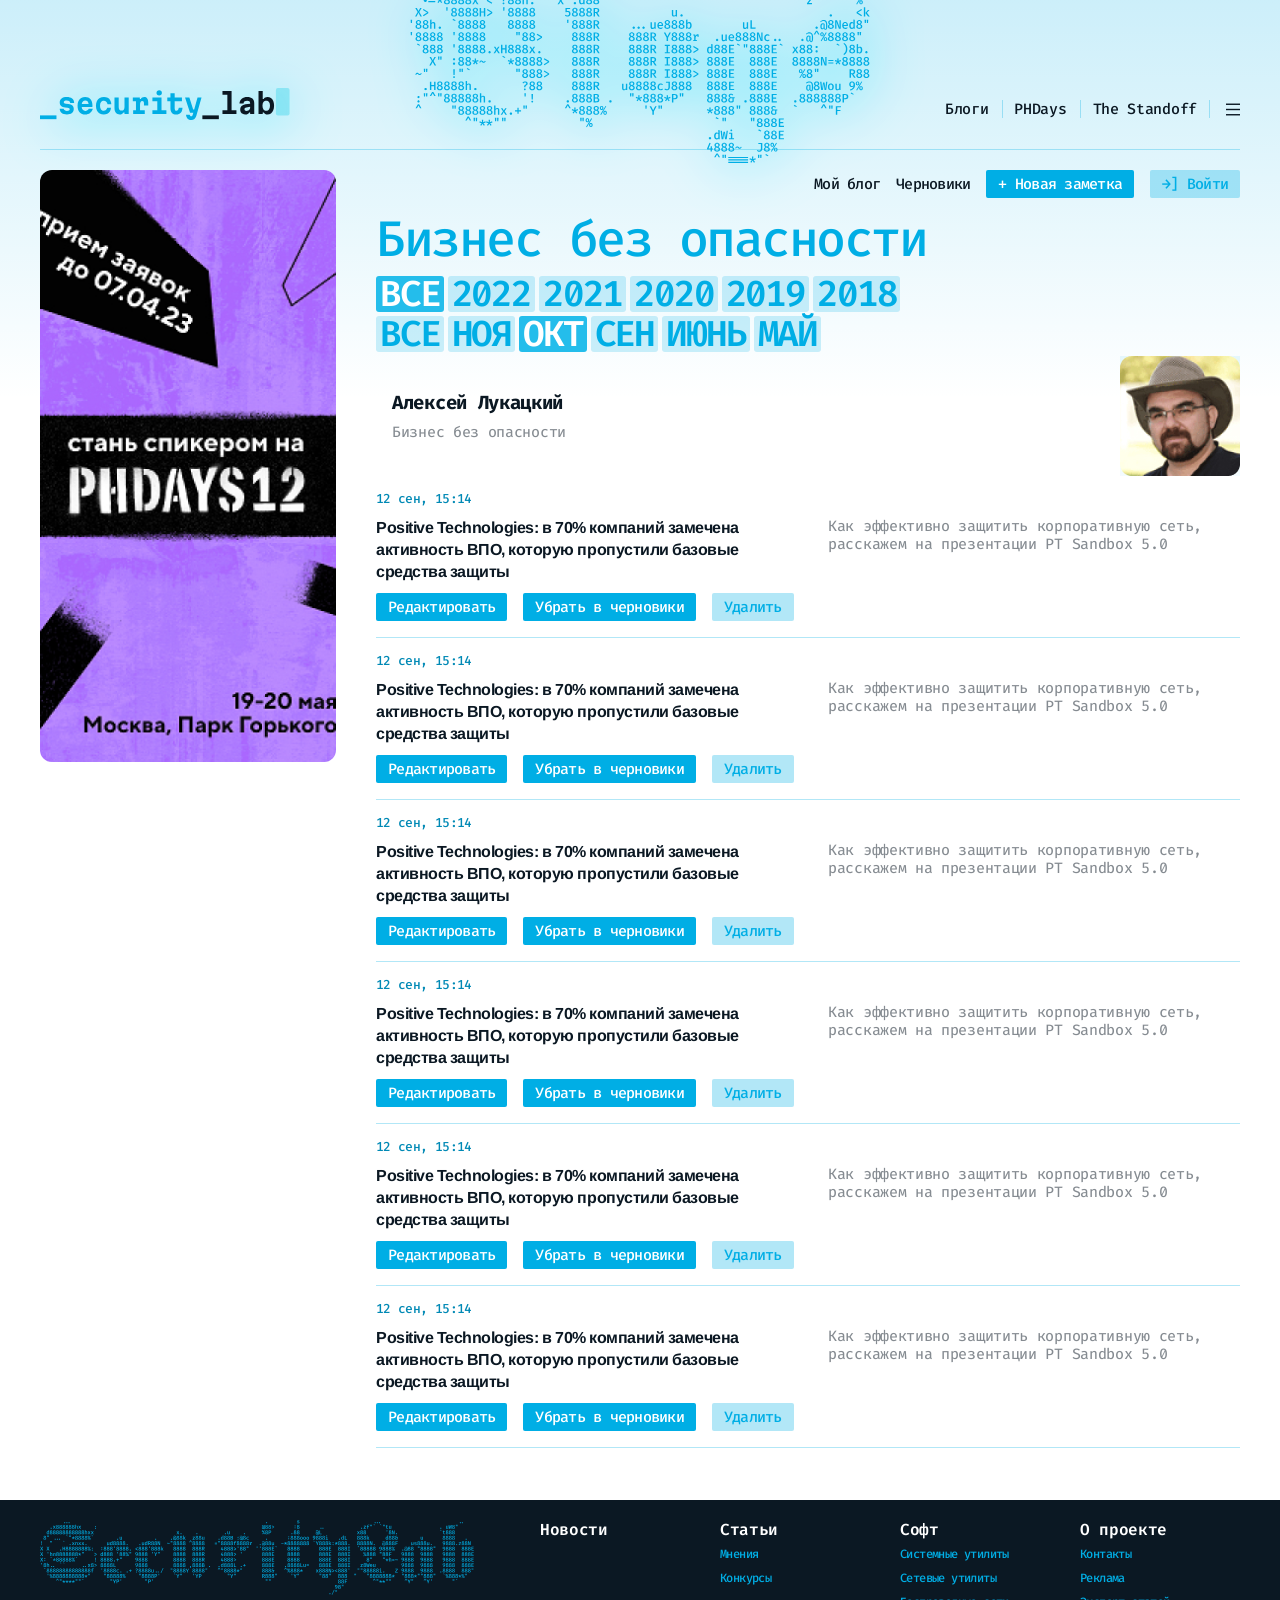
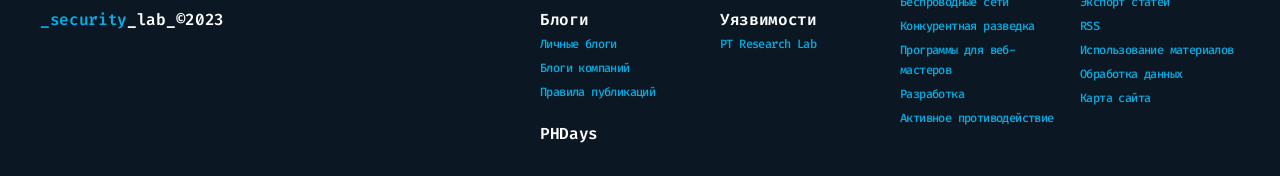
<file: blog_section.html>
<!DOCTYPE html>
<html lang="ru">

<head>
    <meta charset="utf-8">
    <meta http-equiv="X-UA-Compatible" content="ie=edge">
    <title>Blog Section</title>
    <!-- meta-->
    <meta name="viewport" content="width=device-width, initial-scale=1, shrink-to-fit=no">
    <meta name="description" content="">
    <meta name="theme-color" content="#ffffff">
    <!-- icon & css-->
    <link rel="icon" href="./image/favicon.ico" sizes="any">
    <link rel="icon" href="./image/icon.svg" type="image/svg+xml">
    <link rel="apple-touch-icon" href="./image/apple-touch-icon.png">
    <link rel="manifest" href="./manifest.json">
    <link href="./assets/css/vendors.css?v=ca186b9" rel="stylesheet">
    <link href="./assets/css/main.css?v=e735e71" rel="stylesheet">
    <link rel="stylesheet" href="./assets/css/fonts.css">
</head>

<body>
    <div id="app">
        <header class="blog-header">
            <div class="header-ascii__art none"></div>
            <div class="container">
                <div class="header content">
                    <div class="header-ascii">
                        <div class="header-blog">
                            <img src="./image/ascii/blogs.svg" class="logo-7" alt="SecurityLab">
                        </div>
                    </div>
                    <div class="header__block">
                        <div class="header-logo"><a href="./" title="SecurityLab">
                                <svg>
                                    <use href="./image/logo.svg#logo"></use>
                                </svg></a></div>
                        <div class="header__group">
                            <nav class="header-menu">
                                <ul>
                                    <li><a href="./blogs.html" title="Блоги">Блоги</a></li>
                                    <li><a href="#" title="PHDays">PHDays</a></li>
                                    <li><a href="#" title="The Standoff">The Standoff</a></li>
                                </ul>
                            </nav>
                            <div class="header-menu-bar"><a href="#" data-action="open-menu" title="Открыть меню">
                                    <svg>
                                        <use href="./image/icon/menu.svg#menu"></use>
                                    </svg></a></div>
                        </div>
                    </div>
                </div>
            </div>
        </header>
        <!-- Menu-->
        <div class="menu">
            <div class="menu-overlay" data-action="close-menu"></div>
            <div class="menu__container">
                <div class="menu__head">
                    <div class="menu__link menu__link--close"><a href="#" data-action="close-menu" title="Закрыть меню">
                            <svg>
                                <use href="./image/icon/close.svg#close"></use>
                            </svg></a></div>
                    <div class="menu__link menu__link--back"><a href="#" data-action="close-submenu" title="Назад">
                            <svg>
                                <use href="./image/icon/back.svg#back"></use>
                            </svg></a></div>
                </div>
                <div class="menu__main">
                    <nav class="menu-navigation">
                        <ul class="menu-navigation__list">
                            <li class="menu-navigation__item"><a href="#" class="menu-navigation__item__link"
                                    title="Новости">Новости</a></li>
                            <li class="menu-navigation__item"><a href="#" class="menu-navigation__item__link"
                                    title="Статьи">Статьи</a></li>
                            <li class="menu-navigation__item"><a href="#" class="menu-navigation__item__link"
                                    title="Уязвимости">Уязвимости</a></li>
                            <li class="menu-navigation__item"><a href="./blogs.html" class="menu-navigation__item__link"
                                    title="Блоги">Блоги</a></li>
                            <li class="menu-navigation__item">
                                <a href="#" class="menu-navigation__item__link" data-action="open-submenu"
                                    data-submenu="glossary" title="Глосарий"><span>Глосарий</span></a>
                                <ul class="menu-navigation__submenu" data-name="glossary">
                                    <li class="menu-navigation__item">
                                        <a href="#" class="menu-navigation__item__link"
                                            title="Терминология">Терминология</a>
                                    </li>
                                    <li class="menu-navigation__item">
                                        <a href="#" class="menu-navigation__item__link"
                                            title="Хакерские группировки">Хакерские группировки</a>
                                    </li>
                                    <li class="menu-navigation__item">
                                        <a href="#" class="menu-navigation__item__link"
                                            title="Каталог софта"><span>Каталог
                                                софта</span>
                                        </a>

                                    </li>
                                </ul>
                            </li>
                        </ul>
                    </nav>
                    <ul class="menu-info">
                        <li class="menu-info__item"><a href="#" title="Контакты">Контакты</a></li>
                        <li class="menu-info__item"><a href="#" title="Реклама">Реклама</a></li>
                        <li class="menu-info__item"><a href="#" title="Экспорт статей">Экспорт статей</a></li>
                        <li class="menu-info__item"><a href="#" title="Карта сайта">Карта сайта</a></li>
                    </ul>
                    <ul class="menu-social">
                        <li class="menu-social__item"><a href="tg://resolve?domain=SecLabNews" target="_blank"
                                title="Телеграм">
                                <svg>
                                    <use href="./image/icon/telegram.svg#telegram"></use>
                                </svg></a></li>
                        <li class="menu-social__item"><a href=".//twitter.com/SecurityLabnews" target="_blank"
                                title="Твиттер">
                                <svg>
                                    <use href="./image/icon/twitter.svg#twitter"></use>
                                </svg></a></li>
                        <li class="menu-social__item"><a href=".//vk.com/public47494392" target="_blank"
                                title="ВКонтакте">
                                <svg>
                                    <use href="./image/icon/vk.svg#vk"></use>
                                </svg></a></li>
                        <li class="menu-social__item"><a href="#" title="RSS">
                                <svg>
                                    <use href="./image/icon/rss.svg#rss"></use>
                                </svg></a></li>
                    </ul>
                </div>
                <div class="menu-search">
                    <form class="form menu-search__form" name="menu-search" action="./" autocomplete="off"
                        accept-charset="utf-8">
                        <fieldset class="form__line">
                            <input class="form__input" type="search" name="search" required placeholder="Поиск" value=""
                                title="Поиск">
                            <div class="form__button">
                                <div class="button button--search button--disabled"><a href="#" data-action="form-send"
                                        title="Найти">Найти</a></div>
                            </div>
                        </fieldset>
                    </form>
                </div>
            </div>
        </div>
        <!-- Menu end-->
        <main>
            <section id="main-news">
                <div class="container">
                    <div class="main-news content">
                        <aside class="main-news__sidebar blog_sidebar">
                            <div class="side-wrapper" id="sidebar">
                                <div class="main-news__banner "><a href="#" target="_blank"
                                        title="Стань спикером на PHDAYS12"><img src="./image/banner/phdays12.jpg"
                                            srcset="./image/banner/phdays12@2x.jpg 2x" loading="lazy"
                                            alt="PHDAYS12"></a>
                                </div>
                            </div>

                        </aside>
                        <div id="article" class="main-news__main">
                            <article class="blogpage" id="main_content">
                                <div class="actionlist">
                                    <div class="btn btn_line btn_line-dis">Мой блог</div>
                                    <div class="btn btn_line btn_line-dis">Черновики</div>
                                    <div class="btn btn_light">+ Новая заметка</div>
                                    <div class="btn">→] Войти</div>
                                </div>
                                <div class="blogpage__head">

                                    <div class="blogpage__title">
                                        <h1 class="article__title">Бизнес без опасности</h1>
                                        <div class="filterlist">
                                            <div class="filterlist__line">
                                                <a class="filterlist__item act it">Все</a>
                                                <a class="filterlist__item it">2022</a>
                                                <a class="filterlist__item it">2021</a>
                                                <a class="filterlist__item it">2020</a>
                                                <a class="filterlist__item it">2019</a>
                                                <a class="filterlist__item it">2018</a>
                                            </div>
                                            <div class="filterlist__line">
                                                <a class="filterlist__item id">все</a>
                                                <a class="filterlist__item id">ноя</a>
                                                <a class="filterlist__item id act">окт</a>
                                                <a class="filterlist__item id">сен</a>
                                                <a class="filterlist__item id">июнь</a>
                                                <a class="filterlist__item id">май</a>
                                            </div>
                                        </div>
                                    </div>
                                    <div class="bloger blog-avt">
                                        <img src="./image/blog/image.jpg" loading="eager" alt="">
                                        <div class="bloger__info">
                                            <div class="bloger__name">Алексей Лукацкий</div>
                                            <span class="bloger-head">Бизнес без опасности</span>
                                        </div>
                                    </div>
                                </div>




                                <div class="news gh">
                                    <article class="news__item">
                                        <time class="news__date" datetime="2023-09-12">12 сен, 15:14</time>
                                        <div class="news__details">
                                            <div class="news__title">
                                                <a href="./article.html"
                                                    title="Positive Technologies: в 70% компаний замечена активность ВПО, которую пропустили базовые средства защиты">
                                                    <h4>Positive Technologies: в 70% компаний замечена активность ВПО,
                                                        которую пропустили базовые средства защиты</h4>
                                                </a>

                                            </div>
                                            <div class="news__preview">
                                                <p>Как эффективно защитить корпоративную сеть, расскажем на презентации
                                                    PT
                                                    Sandbox 5.0</p>
                                            </div>
                                        </div>
                                        <div class="actionlist actionlist_inside">
                                            <div class="btn btn_light">Редактировать</div>
                                            <div class="btn btn_light">Убрать в черновики</div>
                                            <div class="btn">Удалить</div>
                                        </div>
                                    </article>

                                    <article class="news__item">
                                        <time class="news__date" datetime="2023-09-12">12 сен, 15:14</time>
                                        <div class="news__details">
                                            <div class="news__title">
                                                <a href="./article.html"
                                                    title="Positive Technologies: в 70% компаний замечена активность ВПО, которую пропустили базовые средства защиты">
                                                    <h4>Positive Technologies: в 70% компаний замечена активность ВПО,
                                                        которую пропустили базовые средства защиты</h4>
                                                </a>
                                            </div>
                                            <div class="news__preview">
                                                <p>Как эффективно защитить корпоративную сеть, расскажем на презентации
                                                    PT
                                                    Sandbox 5.0</p>
                                            </div>
                                        </div>
                                        <div class="actionlist actionlist_inside">
                                            <div class="btn btn_light">Редактировать</div>
                                            <div class="btn btn_light">Убрать в черновики</div>
                                            <div class="btn">Удалить</div>
                                        </div>
                                    </article>
                                    <article class="news__item">
                                        <time class="news__date" datetime="2023-09-12">12 сен, 15:14</time>
                                        <div class="news__details">
                                            <div class="news__title">
                                                <a href="./article.html"
                                                    title="Positive Technologies: в 70% компаний замечена активность ВПО, которую пропустили базовые средства защиты">
                                                    <h4>Positive Technologies: в 70% компаний замечена активность ВПО,
                                                        которую пропустили базовые средства защиты</h4>
                                                </a>
                                            </div>
                                            <div class="news__preview">
                                                <p>Как эффективно защитить корпоративную сеть, расскажем на презентации
                                                    PT
                                                    Sandbox 5.0</p>
                                            </div>
                                        </div>
                                        <div class="actionlist actionlist_inside">
                                            <div class="btn btn_light">Редактировать</div>
                                            <div class="btn btn_light">Убрать в черновики</div>
                                            <div class="btn">Удалить</div>
                                        </div>
                                    </article>
                                    <article class="news__item">
                                        <time class="news__date" datetime="2023-09-12">12 сен, 15:14</time>
                                        <div class="news__details">
                                            <div class="news__title">
                                                <a href="./article.html"
                                                    title="Positive Technologies: в 70% компаний замечена активность ВПО, которую пропустили базовые средства защиты">
                                                    <h4>Positive Technologies: в 70% компаний замечена активность ВПО,
                                                        которую пропустили базовые средства защиты</h4>
                                                </a>
                                            </div>
                                            <div class="news__preview">
                                                <p>Как эффективно защитить корпоративную сеть, расскажем на презентации
                                                    PT
                                                    Sandbox 5.0</p>
                                            </div>
                                        </div>
                                        <div class="actionlist actionlist_inside">
                                            <div class="btn btn_light">Редактировать</div>
                                            <div class="btn btn_light">Убрать в черновики</div>
                                            <div class="btn">Удалить</div>
                                        </div>
                                    </article>
                                    <article class="news__item">
                                        <time class="news__date" datetime="2023-09-12">12 сен, 15:14</time>
                                        <div class="news__details">
                                            <div class="news__title">
                                                <a href="./article.html"
                                                    title="Positive Technologies: в 70% компаний замечена активность ВПО, которую пропустили базовые средства защиты">
                                                    <h4>Positive Technologies: в 70% компаний замечена активность ВПО,
                                                        которую пропустили базовые средства защиты</h4>
                                                </a>
                                            </div>
                                            <div class="news__preview">
                                                <p>Как эффективно защитить корпоративную сеть, расскажем на презентации
                                                    PT
                                                    Sandbox 5.0</p>
                                            </div>
                                        </div>
                                        <div class="actionlist actionlist_inside">
                                            <div class="btn btn_light">Редактировать</div>
                                            <div class="btn btn_light">Убрать в черновики</div>
                                            <div class="btn">Удалить</div>
                                        </div>
                                    </article>
                                    <article class="news__item">
                                        <time class="news__date" datetime="2023-09-12">12 сен, 15:14</time>
                                        <div class="news__details">
                                            <div class="news__title">
                                                <a href="./article.html"
                                                    title="Positive Technologies: в 70% компаний замечена активность ВПО, которую пропустили базовые средства защиты">
                                                    <h4>Positive Technologies: в 70% компаний замечена активность ВПО,
                                                        которую пропустили базовые средства защиты</h4>
                                                </a>
                                            </div>
                                            <div class="news__preview">
                                                <p>Как эффективно защитить корпоративную сеть, расскажем на презентации
                                                    PT
                                                    Sandbox 5.0</p>
                                            </div>
                                        </div>
                                        <div class="actionlist actionlist_inside">
                                            <div class="btn btn_light">Редактировать</div>
                                            <div class="btn btn_light">Убрать в черновики</div>
                                            <div class="btn">Удалить</div>
                                        </div>
                                    </article>

                                </div>


                            </article>
                        </div>
                    </div>
                </div>
            </section>
        </main>
        <footer>
            <div class="container">
                <div class="footer content">
                    <div class="footer__main">
                        <div class="footer-ascii">
                            <div class="footer-ascii__art"><img src="./image/ascii/logo-1.svg" alt="SecurityLab"></div>
                        </div>
                        <div class="footer-copyright">_security<span>_lab_&copy;2023</span></div>
                    </div>
                    <div class="footer__navigation">
                        <div class="footer__group">
                            <nav class="footer-menu">
                                <div class="footer-menu__title"><a href="#" title="Новости">Новости</a></div>
                            </nav>
                            <nav class="footer-menu">
                                <div class="footer-menu__title"><a href="./blogs.html" title="Блоги">Блоги</a></div>
                                <ul class="footer-menu__list">
                                    <li class="footer-menu__item"><a href="#" title="Личные блоги">Личные блоги</a></li>
                                    <li class="footer-menu__item"><a href="#" title="Блоги компаний">Блоги компаний</a>
                                    </li>
                                    <li class="footer-menu__item"><a href="#" title="Правила публикаций">Правила
                                            публикаций</a></li>
                                </ul>
                            </nav>
                            <nav class="footer-menu">
                                <div class="footer-menu__title"><a href="#" title="Статьи">Статьи</a></div>
                                <ul class="footer-menu__list">
                                    <li class="footer-menu__item"><a href="#" title="Мнения">Мнения</a></li>
                                    <li class="footer-menu__item"><a href="#" title="Конкурсы">Конкурсы</a></li>
                                </ul>
                            </nav>
                            <nav class="footer-menu">
                                <div class="footer-menu__title"><a href="#" title="Уязвимости">Уязвимости</a></div>
                                <ul class="footer-menu__list">
                                    <li class="footer-menu__item"><a href="#" title="PT Research Lab">PT Research
                                            Lab</a></li>
                                </ul>
                            </nav>
                        </div>
                        <div class="footer__group">
                            <nav class="footer-menu">
                                <div class="footer-menu__title"><a href="#" title="Софт">Софт</a></div>
                                <ul class="footer-menu__list">
                                    <li class="footer-menu__item"><a href="#" title="Системные утилиты">Системные
                                            утилиты</a></li>
                                    <li class="footer-menu__item"><a href="#" title="Сетевые утилиты">Сетевые
                                            утилиты</a></li>
                                    <li class="footer-menu__item"><a href="#" title="Беспроводные сети">Беспроводные
                                            сети</a></li>
                                    <li class="footer-menu__item"><a href="#" title="Конкурентная разведка">Конкурентная
                                            разведка</a></li>
                                    <li class="footer-menu__item"><a href="#"
                                            title="Программы для веб-мастеров">Программы для веб-мастеров</a></li>
                                    <li class="footer-menu__item"><a href="#" title="Разработка">Разработка</a></li>
                                    <li class="footer-menu__item"><a href="#" title="Активное противодействие">Активное
                                            противодействие</a></li>
                                </ul>
                            </nav>
                            <nav class="footer-menu">
                                <div class="footer-menu__title"><a href="#" title="О проекте">О проекте</a></div>
                                <ul class="footer-menu__list">
                                    <li class="footer-menu__item"><a href="#" title="Контакты">Контакты</a></li>
                                    <li class="footer-menu__item"><a href="#" title="Реклама">Реклама</a></li>
                                    <li class="footer-menu__item"><a href="#" title="Экспорт статей">Экспорт статей</a>
                                    </li>
                                    <li class="footer-menu__item"><a href="#" title="RSS">RSS</a></li>
                                    <li class="footer-menu__item"><a href="#"
                                            title="Использование материалов">Использование материалов</a></li>
                                    <li class="footer-menu__item"><a href="#" title="Обработка данных">Обработка
                                            данных</a></li>
                                    <li class="footer-menu__item"><a href="#" title="Карта сайта">Карта сайта</a></li>
                                </ul>
                            </nav>
                        </div>
                        <div class="footer__group">
                            <nav class="footer-menu">
                                <div class="footer-menu__title"><a href="#" title="PHDays">PHDays</a></div>
                            </nav>
                        </div>
                    </div>
                </div>
            </div>
        </footer>
    </div>
    <div class="modal-bg"></div>
    <div class="modal">
        <div class="modal__body">
            <div class="modal__inner">
                <img src="./image/blog.svg" alt="">
                <div class="formwrap">
                    <div class="modal__desc">_Авторизация</div>
                    <form action="">
                        <input name="login" class="input error" type="text" placeholder="Логин" required>
                        <input class="input" type="password" name="login" placeholder="Пароль" required>
                        <button class="btn btn_light">Войти</button>
                        <button class="btn btn_transparent">Восстановить пароль</button>
                    </form>
                </div>

            </div>
        </div>
    </div>
    <!-- js-->
    <script src="./assets/js/jquery-3.6.0.min.js"></script>
    <script defer src="./assets/js/vendors.js"></script>
    <script defer src="./assets/js/main.js"></script>
    <script>
        function modal() {
            $('body').addClass('oh');
            $('.modal-bg').addClass('vis');
            $('.modal').addClass('vis');
        }
        $('.btn').click(modal);

        $('.modal-bg').on('click', function (e) {
            $('body').removeClass('oh');
            $('.modal-bg').removeClass('vis');
            $('.modal').removeClass('vis');

        });
    </script>
    <script src="./assets/js/sidebar.js"></script>
    <script>
        let elements = document.querySelectorAll(".it");
        let lastEl = document.querySelector(".it.act");
        elements.forEach(el => {
            el.addEventListener('click', (evt) => {
                if (lastEl) lastEl.classList.remove('act');
                evt.target.classList.add('act')
                lastEl = evt.target;
            })
        })
    </script>
    <script>
        let elements2 = document.querySelectorAll(".id");
        let lastEl2 = document.querySelector(".id.act");
        elements2.forEach(el => {
            el.addEventListener('click', (evt) => {
                if (lastEl2) lastEl2.classList.remove('act');
                evt.target.classList.add('act')
                lastEl2 = evt.target;
            })
        })
    </script>
</body>

</html>
</file>
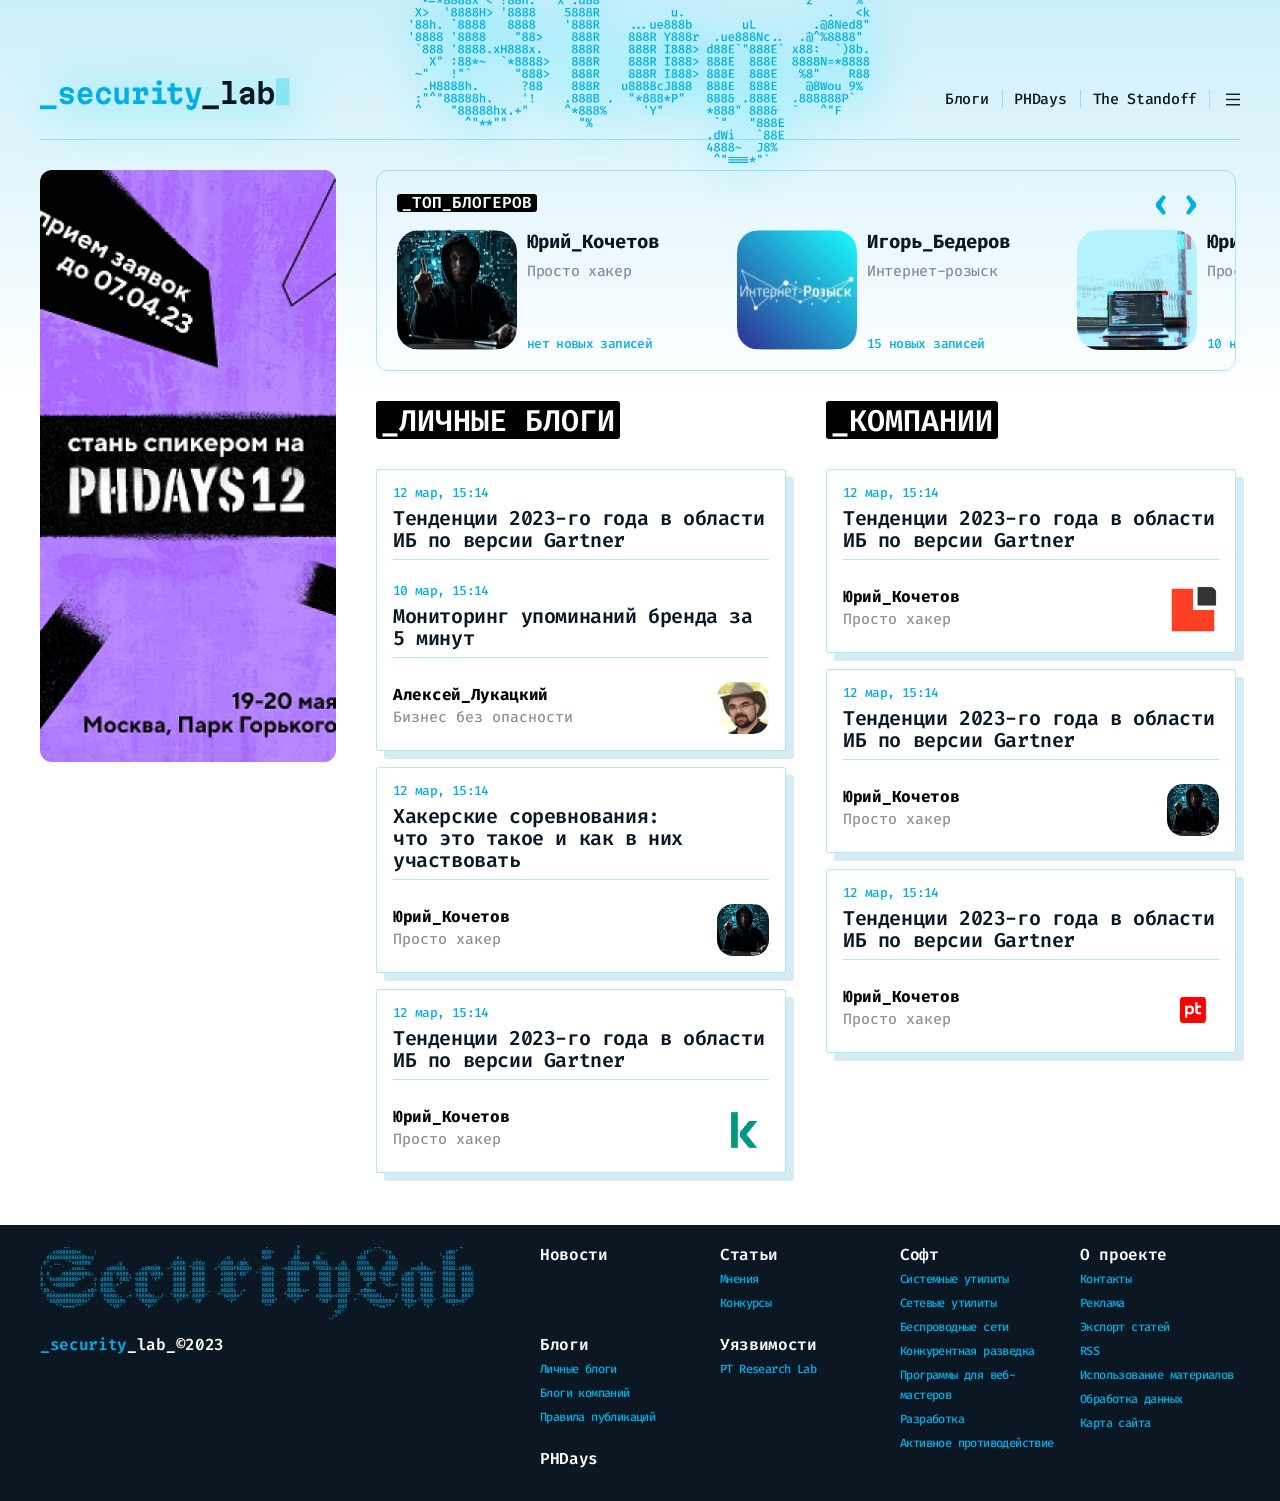
<file: blogs.html>
<!DOCTYPE html>
<html lang="ru">

<head>
    <meta charset="utf-8">
    <meta http-equiv="X-UA-Compatible" content="ie=edge">
    <title>Blogs</title>
    <!-- meta-->
    <meta name="viewport" content="width=device-width, initial-scale=1, shrink-to-fit=no">
    <meta name="description" content="">
    <meta name="theme-color" content="#ffffff">
    <!-- icon & css-->
    <link rel="icon" href="./image/favicon.ico" sizes="any">
    <link rel="icon" href="./image/icon.svg" type="image/svg+xml">
    <link rel="apple-touch-icon" href="./image/apple-touch-icon.png">
    <link rel="manifest" href="./manifest.json">
    <link href="./assets/css/vendors.css?v=ca186b9" rel="stylesheet">
    <link href="./assets/css/main.css?v=e735e71" rel="stylesheet">
    <link rel="stylesheet" href="./assets/css/fonts.css">
</head>

<body>
    <div id="app">
        <header class="blog-header">
            <div class="header-ascii__art none"></div>
            <div class="container borber-n">
                <div class="header content">
                    <div class="header-ascii">
                        <div class="header-blog">
                            <img src="./image/ascii/blogs.svg" class="logo-7" alt="SecurityLab">
                        </div>
                    </div>
                    <div class="header__block">
                        <div class="header-logo"><a href="./" title="SecurityLab">
                                <svg>
                                    <use href="./image/logo.svg#logo"></use>
                                </svg></a></div>
                        <div class="header__group">
                            <nav class="header-menu">
                                <ul>
                                    <li><a href="./blogs.html" title="Блоги">Блоги</a></li>
                                    <li><a href="#" title="PHDays">PHDays</a></li>
                                    <li><a href="#" title="The Standoff">The Standoff</a></li>
                                </ul>
                            </nav>
                            <div class="header-menu-bar"><a href="#" data-action="open-menu" title="Открыть меню">
                                    <svg>
                                        <use href="./image/icon/menu.svg#menu"></use>
                                    </svg></a></div>
                        </div>
                    </div>
                </div>
            </div>
        </header>
        <!-- Menu-->
        <div class="menu">
            <div class="menu-overlay" data-action="close-menu"></div>
            <div class="menu__container">
                <div class="menu__head">
                    <div class="menu__link menu__link--close"><a href="#" data-action="close-menu" title="Закрыть меню">
                            <svg>
                                <use href="./image/icon/close.svg#close"></use>
                            </svg></a></div>
                    <div class="menu__link menu__link--back"><a href="#" data-action="close-submenu" title="Назад">
                            <svg>
                                <use href="./image/icon/back.svg#back"></use>
                            </svg></a></div>
                </div>
                <div class="menu__main">
                    <nav class="menu-navigation">
                        <ul class="menu-navigation__list">
                            <li class="menu-navigation__item"><a href="#" class="menu-navigation__item__link"
                                    title="Новости">Новости</a></li>
                            <li class="menu-navigation__item"><a href="#" class="menu-navigation__item__link"
                                    title="Статьи">Статьи</a></li>
                            <li class="menu-navigation__item"><a href="#" class="menu-navigation__item__link"
                                    title="Уязвимости">Уязвимости</a></li>
                            <li class="menu-navigation__item"><a href="./blogs.html" class="menu-navigation__item__link"
                                    title="Блоги">Блоги</a></li>
                            <li class="menu-navigation__item">
                                <a href="#" class="menu-navigation__item__link" data-action="open-submenu"
                                    data-submenu="glossary" title="Глосарий"><span>Глосарий</span></a>
                                <ul class="menu-navigation__submenu" data-name="glossary">
                                    <li class="menu-navigation__item">
                                        <a href="#" class="menu-navigation__item__link"
                                            title="Терминология">Терминология</a>
                                    </li>
                                    <li class="menu-navigation__item">
                                        <a href="#" class="menu-navigation__item__link"
                                            title="Хакерские группировки">Хакерские группировки</a>
                                    </li>
                                    <li class="menu-navigation__item">
                                        <a href="#" class="menu-navigation__item__link"
                                            title="Каталог софта"><span>Каталог
                                                софта</span>
                                        </a>

                                    </li>
                                </ul>
                            </li>
                        </ul>
                    </nav>
                    <ul class="menu-info">
                        <li class="menu-info__item"><a href="#" title="Контакты">Контакты</a></li>
                        <li class="menu-info__item"><a href="#" title="Реклама">Реклама</a></li>
                        <li class="menu-info__item"><a href="#" title="Экспорт статей">Экспорт статей</a></li>
                        <li class="menu-info__item"><a href="#" title="Карта сайта">Карта сайта</a></li>
                    </ul>
                    <ul class="menu-social">
                        <li class="menu-social__item"><a href="tg://resolve?domain=SecLabNews" target="_blank"
                                title="Телеграм">
                                <svg>
                                    <use href="./image/icon/telegram.svg#telegram"></use>
                                </svg></a></li>
                        <li class="menu-social__item"><a href=".//twitter.com/SecurityLabnews" target="_blank"
                                title="Твиттер">
                                <svg>
                                    <use href="./image/icon/twitter.svg#twitter"></use>
                                </svg></a></li>
                        <li class="menu-social__item"><a href=".//vk.com/public47494392" target="_blank"
                                title="ВКонтакте">
                                <svg>
                                    <use href="./image/icon/vk.svg#vk"></use>
                                </svg></a></li>
                        <li class="menu-social__item"><a href="#" title="RSS">
                                <svg>
                                    <use href="./image/icon/rss.svg#rss"></use>
                                </svg></a></li>
                    </ul>
                </div>
                <div class="menu-search">
                    <form class="form menu-search__form" name="menu-search" action="./" autocomplete="off"
                        accept-charset="utf-8">
                        <fieldset class="form__line">
                            <input class="form__input" type="search" name="search" required placeholder="Поиск" value=""
                                title="Поиск">
                            <div class="form__button">
                                <div class="button button--search button--disabled"><a href="#" data-action="form-send"
                                        title="Найти">Найти</a></div>
                            </div>
                        </fieldset>
                    </form>
                </div>
            </div>
        </div>
        <!-- Menu end-->
        <main>
            <section id="main-news">
                <div class="container">
                    <div class="main-news content">
                        <aside class="main-news__sidebar blog_sidebar b10">

                            <div class="main-news__banner side-bottom" id="sidebar">
                                <a href="#" target="_blank" title="Стань спикером на PHDAYS12"><img
                                        src="./image/banner/phdays12.jpg" srcset="./image/banner/phdays12@2x.jpg 2x"
                                        loading="lazy" alt="PHDAYS12"></a>

                            </div>

                        </aside>
                        <div class="main-news__main" id="main_content">
                            <div class="slider-wrap">
                                <h3 class="title"><span>_топ_блогеров</span></h3>
                                <div class="slider-nav slider-nav_prev">
                                    <img src="./image/arr.svg" alt="">
                                </div>
                                <div class="slider-nav slider-nav_next">
                                    <img src="./image/arr.svg" alt="">
                                </div>
                                <div id="slick_1" class="slider2">
                                    <a href="" class="slider2__item">
                                        <img class="slider2__pic" src="./image/slider_1.jpg" alt="">
                                        <div class="slider2__desc">
                                            <div class="slider2__descwrap">
                                                <div class="slider2__name">Юрий_Кочетов</div>
                                                <div class="slider2__info">Просто хакер</div>
                                            </div>
                                            <div class="slider2__new">нет новых записей</div>
                                        </div>
                                    </a>
                                    <a href="" class="slider2__item">
                                        <img class="slider2__pic" src="./image/slider_2.jpg" alt="">
                                        <div class="slider2__desc">
                                            <div class="slider2__descwrap">
                                                <div class="slider2__name">Игорь_Бедеров</div>
                                                <div class="slider2__info">Интернет-розыск</div>
                                            </div>
                                            <div class="slider2__new">15 новых записей</div>
                                        </div>
                                    </a>
                                    <a href="" class="slider2__item">
                                        <img class="slider2__pic" src="./image/slider_3.jpg" alt="">
                                        <div class="slider2__desc">
                                            <div class="slider2__descwrap">
                                                <div class="slider2__name">Юрий_Кочетов</div>
                                                <div class="slider2__info">Просто хакер</div>
                                            </div>
                                            <div class="slider2__new">10 новых записей</div>
                                        </div>
                                    </a>
                                    <a href="" class="slider2__item">
                                        <img class="slider2__pic" src="./image/slider_1.jpg" alt="">
                                        <div class="slider2__desc">
                                            <div class="slider2__descwrap">
                                                <div class="slider2__name">Игорь_Бедеров</div>
                                                <div class="slider2__info">Интернет-розыск</div>
                                            </div>
                                            <div class="slider2__new">10 новых записей</div>
                                        </div>
                                    </a>
                                </div>
                            </div>
                            <div class="colwrap">
                                <div class="col">
                                    <h2 class="title title-wrap"><span>_личные блоги</span></h2>
                                    <a href="" class="blog">
                                        <span class="blog__date">12 мар, 15:14</span>
                                        <span class="blog__name">Тенденции 2023-го года в области ИБ по версии
                                            Gartner</span>
                                        <span class="blog__date">10 мар, 15:14</span>
                                        <span class="blog__name">
                                            Мониторинг упоминаний бренда за 5 минут
                                        </span>
                                        <span class="blog__desc">
                                            <span class="blog__desc-info">
                                                <span class="blog__desc-infoname">Алексей_Лукацкий</span>
                                                <span class="blog__desc-infodesc">Бизнес без опасности</span>

                                            </span>
                                            <img src="./image/blog/image.jpg" alt="">
                                        </span>
                                    </a>
                                    <a href="" class="blog">
                                        <span class="blog__date">12 мар, 15:14</span>
                                        <span class="blog__name">
                                            Хакерские соревнования:<br>что это такое и как в них участвовать
                                        </span>
                                        <span class="blog__desc">
                                            <span class="blog__desc-info">
                                                <span class="blog__desc-infoname">Юрий_Кочетов</span>
                                                <span class="blog__desc-infodesc">
                                                    Просто хакер
                                                </span>
                                            </span>
                                            <img src="./image/blog/5.jpg" alt="">
                                        </span>
                                    </a>
                                    <a href="" class=" blog">
                                        <span class="blog__date">12 мар, 15:14</span>
                                        <span class="blog__name">Тенденции 2023-го года в области ИБ по версии
                                            Gartner</span>
                                        <span class="blog__desc">
                                            <span class="blog__desc-info">
                                                <span class="blog__desc-infoname">Юрий_Кочетов</span>
                                                <span class="blog__desc-infodesc">Просто хакер</span>

                                            </span>
                                            <img src="./image/blog/3.jpg" alt="">
                                        </span>
                                    </a>
                                </div>
                                <div class="col">
                                    <h2 class="title title-wrap"><span>_компании</span></h2>
                                    <a href="" class="blog">
                                        <span class="blog__date">12 мар, 15:14</span>
                                        <span class="blog__name">Тенденции 2023-го года в области ИБ по версии
                                            Gartner</span>
                                        <span class="blog__desc">
                                            <span class="blog__desc-info">
                                                <span class="blog__desc-infoname">Юрий_Кочетов</span>
                                                <span class="blog__desc-infodesc">Просто хакер</span>

                                            </span>
                                            <img src="./image/blog/4.jpg" alt="">
                                        </span>
                                    </a>
                                    <a href="" class="blog">
                                        <span class="blog__date">12 мар, 15:14</span>
                                        <span class="blog__name">Тенденции 2023-го года в области ИБ по версии
                                            Gartner</span>
                                        <span class="blog__desc">
                                            <span class="blog__desc-info">
                                                <span class="blog__desc-infoname">Юрий_Кочетов</span>
                                                <span class="blog__desc-infodesc">Просто хакер</span>

                                            </span>
                                            <img src="./image/blog/5.jpg" alt="">
                                        </span>
                                    </a>
                                    <a href="" class="blog">
                                        <span class="blog__date">12 мар, 15:14</span>
                                        <span class="blog__name">Тенденции 2023-го года в области ИБ по версии
                                            Gartner</span>
                                        <span class="blog__desc">
                                            <span class="blog__desc-info">
                                                <span class="blog__desc-infoname">Юрий_Кочетов</span>
                                                <span class="blog__desc-infodesc">Просто хакер</span>

                                            </span>
                                            <img src="./image/blog/1.jpg" alt="">
                                        </span>
                                    </a>
                                </div>
                            </div>

                        </div>
                    </div>
                </div>
            </section>
        </main>
        <footer>
            <div class="container">
                <div class="footer content">
                    <div class="footer__main">
                        <div class="footer-ascii">
                            <div class="footer-ascii__art"><img src="./image/ascii/logo-1.svg" alt="SecurityLab"></div>
                        </div>
                        <div class="footer-copyright">_security<span>_lab_&copy;2023</span></div>
                    </div>
                    <div class="footer__navigation">
                        <div class="footer__group">
                            <nav class="footer-menu">
                                <div class="footer-menu__title"><a href="#" title="Новости">Новости</a></div>
                            </nav>
                            <nav class="footer-menu">
                                <div class="footer-menu__title"><a href="./blogs.html" title="Блоги">Блоги</a></div>
                                <ul class="footer-menu__list">
                                    <li class="footer-menu__item"><a href="#" title="Личные блоги">Личные блоги</a></li>
                                    <li class="footer-menu__item"><a href="#" title="Блоги компаний">Блоги компаний</a>
                                    </li>
                                    <li class="footer-menu__item"><a href="#" title="Правила публикаций">Правила
                                            публикаций</a></li>
                                </ul>
                            </nav>
                            <nav class="footer-menu">
                                <div class="footer-menu__title"><a href="#" title="Статьи">Статьи</a></div>
                                <ul class="footer-menu__list">
                                    <li class="footer-menu__item"><a href="#" title="Мнения">Мнения</a></li>
                                    <li class="footer-menu__item"><a href="#" title="Конкурсы">Конкурсы</a></li>
                                </ul>
                            </nav>
                            <nav class="footer-menu">
                                <div class="footer-menu__title"><a href="#" title="Уязвимости">Уязвимости</a></div>
                                <ul class="footer-menu__list">
                                    <li class="footer-menu__item"><a href="#" title="PT Research Lab">PT Research
                                            Lab</a></li>
                                </ul>
                            </nav>
                        </div>
                        <div class="footer__group">
                            <nav class="footer-menu">
                                <div class="footer-menu__title"><a href="#" title="Софт">Софт</a></div>
                                <ul class="footer-menu__list">
                                    <li class="footer-menu__item"><a href="#" title="Системные утилиты">Системные
                                            утилиты</a></li>
                                    <li class="footer-menu__item"><a href="#" title="Сетевые утилиты">Сетевые
                                            утилиты</a></li>
                                    <li class="footer-menu__item"><a href="#" title="Беспроводные сети">Беспроводные
                                            сети</a></li>
                                    <li class="footer-menu__item"><a href="#" title="Конкурентная разведка">Конкурентная
                                            разведка</a></li>
                                    <li class="footer-menu__item"><a href="#"
                                            title="Программы для веб-мастеров">Программы для веб-мастеров</a></li>
                                    <li class="footer-menu__item"><a href="#" title="Разработка">Разработка</a></li>
                                    <li class="footer-menu__item"><a href="#" title="Активное противодействие">Активное
                                            противодействие</a></li>
                                </ul>
                            </nav>
                            <nav class="footer-menu">
                                <div class="footer-menu__title"><a href="#" title="О проекте">О проекте</a></div>
                                <ul class="footer-menu__list">
                                    <li class="footer-menu__item"><a href="#" title="Контакты">Контакты</a></li>
                                    <li class="footer-menu__item"><a href="#" title="Реклама">Реклама</a></li>
                                    <li class="footer-menu__item"><a href="#" title="Экспорт статей">Экспорт статей</a>
                                    </li>
                                    <li class="footer-menu__item"><a href="#" title="RSS">RSS</a></li>
                                    <li class="footer-menu__item"><a href="#"
                                            title="Использование материалов">Использование материалов</a></li>
                                    <li class="footer-menu__item"><a href="#" title="Обработка данных">Обработка
                                            данных</a></li>
                                    <li class="footer-menu__item"><a href="#" title="Карта сайта">Карта сайта</a></li>
                                </ul>
                            </nav>
                        </div>
                        <div class="footer__group">
                            <nav class="footer-menu">
                                <div class="footer-menu__title"><a href="#" title="PHDays">PHDays</a></div>
                            </nav>
                        </div>
                    </div>
                </div>
            </div>
        </footer>
    </div>
    <!-- js-->
    <!-- <script src="./assets/js/jquery-3.6.0.min.js"></script>
    <script src="./assets/js/main.js"></script>
    <script src="./assets/js/sidebar.js"></script>

    <script src="./assets/js/vendors.js"></script>

 -->

    <script src="./assets/js/jquery-3.6.0.min.js"></script>
    <script src="./assets/js/slick.js"></script>
    <script defer src="./assets/js/vendors.js"></script>
    <script defer src="./assets/js/main.js"></script>
    <script>
        $('#slick_1').slick({
            slidesToShow: 1,
            dots: false,
            infinite: true,
            variableWidth: true,
            //autoplay: true,
            autoplaySpeed: 7000,
            responsive: [
                {
                    breakpoint: 1280,
                    settings: {
                        slidesToShow: 1,
                        //adaptiveHeight: true
                    }
                }
            ]
        });
        $('.slider-nav_next').click(function () {
            $('#slick_1').slick('slickNext');
        });
        $('.slider-nav_prev').click(function () {
            $('#slick_1').slick('slickPrev');
        });

    </script>
    <script src="./assets/js/sidebar.js"></script>
</body>

</html>
</file>
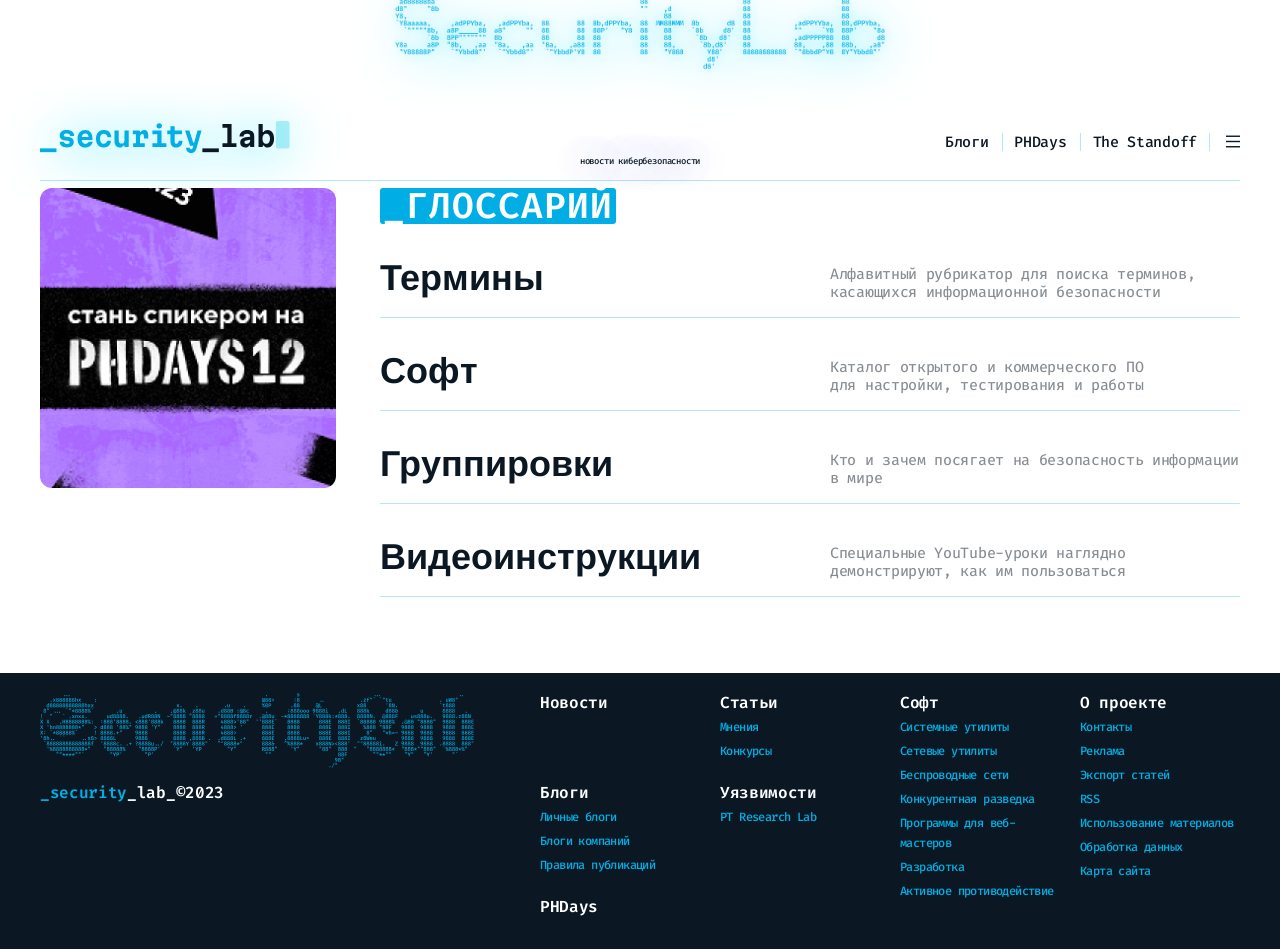
<file: glo.html>
<!DOCTYPE html>
<html lang="ru">

<head>
    <meta charset="utf-8">
    <meta http-equiv="X-UA-Compatible" content="ie=edge">
    <title>Glossary</title>
    <!-- meta-->
    <meta name="viewport" content="width=device-width, initial-scale=1, shrink-to-fit=no">
    <meta name="description" content="">
    <meta name="theme-color" content="#ffffff">
    <!-- icon & css-->
    <link rel="icon" href="./image/favicon.ico" sizes="any">
    <link rel="icon" href="./image/icon.svg" type="image/svg+xml">
    <link rel="apple-touch-icon" href="./image/apple-touch-icon.png">
    <link rel="manifest" href="./manifest.json">
    <link href="./assets/css/vendors.css?v=ca186b9" rel="stylesheet">
    <link href="./assets/css/main.css?v=e735e71" rel="stylesheet">
    <link rel="stylesheet" href="./assets/css/fonts.css">
</head>

<body>
    <div id="app">
        <header class="header-dest">
            <div class="container bordb-t border-none ">
                <div class="header content border">
                    <div class="header-ascii">
                        <div class="header-ascii__art"></div>
                        <div class="header-ascii__lead">новости кибербезопасности</div>
                    </div>
                    <div class="header__block">
                        <div class="header-logo"><a href="./" title="SecurityLab">
                                <svg>
                                    <use href="./image/logo.svg#logo"></use>
                                </svg></a></div>
                        <div class="header__group">
                            <nav class="header-menu">
                                <ul>
                                    <li><a href="./blogs.html" title="Блоги">Блоги</a></li>
                                    <li><a href="#" title="PHDays">PHDays</a></li>
                                    <li><a href="#" title="The Standoff">The Standoff</a></li>
                                </ul>
                            </nav>
                            <div class="header-menu-bar"><a href="#" data-action="open-menu" title="Открыть меню">
                                    <svg>
                                        <use href="./image/icon/menu.svg#menu"></use>
                                    </svg></a></div>
                        </div>
                    </div>
                </div>
            </div>
        </header>
        <!-- Menu-->
        <div class="menu">
            <div class="menu-overlay" data-action="close-menu"></div>
            <div class="menu__container">
                <div class="menu__head">
                    <div class="menu__link menu__link--close"><a href="#" data-action="close-menu" title="Закрыть меню">
                            <svg>
                                <use href="./image/icon/close.svg#close"></use>
                            </svg></a></div>
                    <div class="menu__link menu__link--back"><a href="#" data-action="close-submenu" title="Назад">
                            <svg>
                                <use href="./image/icon/back.svg#back"></use>
                            </svg></a></div>
                </div>
                <div class="menu__main">
                    <nav class="menu-navigation">
                        <ul class="menu-navigation__list">
                            <li class="menu-navigation__item"><a href="#" class="menu-navigation__item__link"
                                    title="Новости">Новости</a></li>
                            <li class="menu-navigation__item"><a href="#" class="menu-navigation__item__link"
                                    title="Статьи">Статьи</a></li>
                            <li class="menu-navigation__item"><a href="#" class="menu-navigation__item__link"
                                    title="Уязвимости">Уязвимости</a></li>
                            <li class="menu-navigation__item"><a href="./blogs.html" class="menu-navigation__item__link"
                                    title="Блоги">Блоги</a></li>
                            <li class="menu-navigation__item">
                                <a href="#" class="menu-navigation__item__link" data-action="open-submenu"
                                    data-submenu="glossary" title="Глосарий"><span>Глосарий</span></a>
                                <ul class="menu-navigation__submenu" data-name="glossary">
                                    <li class="menu-navigation__item">
                                        <a href="#" class="menu-navigation__item__link"
                                            title="Терминология">Терминология</a>
                                    </li>
                                    <li class="menu-navigation__item">
                                        <a href="#" class="menu-navigation__item__link"
                                            title="Хакерские группировки">Хакерские
                                            группировки</a>
                                    </li>
                                    <li class="menu-navigation__item">
                                        <a href="#" class="menu-navigation__item__link"
                                            title="Каталог софта"><span>Каталог
                                                софта</span>
                                        </a>

                                    </li>
                                </ul>
                            </li>
                        </ul>
                    </nav>
                    <ul class="menu-info">
                        <li class="menu-info__item"><a href="#" title="Контакты">Контакты</a></li>
                        <li class="menu-info__item"><a href="#" title="Реклама">Реклама</a></li>
                        <li class="menu-info__item"><a href="#" title="Экспорт статей">Экспорт статей</a></li>
                        <li class="menu-info__item"><a href="#" title="Карта сайта">Карта сайта</a></li>
                    </ul>
                    <ul class="menu-social">
                        <li class="menu-social__item"><a href="tg://resolve?domain=SecLabNews" target="_blank"
                                title="Телеграм">
                                <svg>
                                    <use href="./image/icon/telegram.svg#telegram"></use>
                                </svg></a></li>
                        <li class="menu-social__item"><a href=".//twitter.com/SecurityLabnews" target="_blank"
                                title="Твиттер">
                                <svg>
                                    <use href="./image/icon/twitter.svg#twitter"></use>
                                </svg></a></li>
                        <li class="menu-social__item"><a href=".//vk.com/public47494392" target="_blank"
                                title="ВКонтакте">
                                <svg>
                                    <use href="./image/icon/vk.svg#vk"></use>
                                </svg></a></li>
                        <li class="menu-social__item"><a href="#" title="RSS">
                                <svg>
                                    <use href="./image/icon/rss.svg#rss"></use>
                                </svg></a></li>
                    </ul>
                </div>
                <div class="menu-search">
                    <form class="form menu-search__form" name="menu-search" action="./" autocomplete="off"
                        accept-charset="utf-8">
                        <fieldset class="form__line">
                            <input class="form__input" type="search" name="search" required placeholder="Поиск" value=""
                                title="Поиск">
                            <div class="form__button">
                                <div class="button button--search button--disabled"><a href="#" data-action="form-send"
                                        title="Найти">Найти</a></div>
                            </div>
                        </fieldset>
                    </form>
                </div>
            </div>
        </div>
        <!-- Menu end-->
        <main>
            <section id="article">
                <div class="container pb0">
                    <div class="article content">
                        <aside class="article__sidebar">
                            <div class="side-wrapper" id="sidebar">
                                <div class="article__banner"><a href="#" target="_blank"
                                        title="Стань спикером на PHDAYS12"><img src="./image/banner/phdays12.jpg"
                                            srcset="./image/banner/phdays12@2x.jpg 2x" loading="lazy"
                                            alt="PHDAYS12"></a>
                                </div>
                            </div>

                        </aside>
                        <article class="" id="main_content">
                            <div class="title__sub-wrap">
                                <h1 class="title__sub new-bord">_Глоссарий</h1>
                            </div>
                            <div class="glo">
                                <div class="glo__item">
                                    <a href="" class="glo__item-link">Термины</a>
                                    <div class="glo__item-desc">Алфавитный рубрикатор для поиска терминов, касающихся
                                        информационной безопасности</div>
                                </div>
                                <div class="glo__item">
                                    <a href="" class="glo__item-link">Софт</a>
                                    <div class="glo__item-desc">Каталог открытого и коммерческого ПО для настройки,
                                        тестирования и работы</div>
                                </div>
                                <div class="glo__item">
                                    <a href="" class="glo__item-link">Группировки</a>
                                    <div class="glo__item-desc">Кто и зачем посягает на безопасность информации в мире
                                    </div>
                                </div>
                                <div class="glo__item">
                                    <a href="" class="glo__item-link">Видеоинструкции</a>
                                    <div class="glo__item-desc">Специальные YouTube-уроки наглядно демонстрируют, как им
                                        пользоваться</div>
                                </div>
                            </div>
                        </article>
                    </div>
                </div>
            </section>
        </main>
        <footer>
            <div class="container">
                <div class="footer content">
                    <div class="footer__main">
                        <div class="footer-ascii">
                            <div class="footer-ascii__art"><img src="./image/ascii/logo-1.svg" alt="SecurityLab"></div>
                        </div>
                        <div class="footer-copyright">_security<span>_lab_&copy;2023</span></div>
                    </div>
                    <div class="footer__navigation">
                        <div class="footer__group">
                            <nav class="footer-menu">
                                <div class="footer-menu__title"><a href="#" title="Новости">Новости</a></div>
                            </nav>
                            <nav class="footer-menu">
                                <div class="footer-menu__title"><a href="./blogs.html" title="Блоги">Блоги</a></div>
                                <ul class="footer-menu__list">
                                    <li class="footer-menu__item"><a href="#" title="Личные блоги">Личные блоги</a></li>
                                    <li class="footer-menu__item"><a href="#" title="Блоги компаний">Блоги компаний</a>
                                    </li>
                                    <li class="footer-menu__item"><a href="#" title="Правила публикаций">Правила
                                            публикаций</a></li>
                                </ul>
                            </nav>
                            <nav class="footer-menu">
                                <div class="footer-menu__title"><a href="#" title="Статьи">Статьи</a></div>
                                <ul class="footer-menu__list">
                                    <li class="footer-menu__item"><a href="#" title="Мнения">Мнения</a></li>
                                    <li class="footer-menu__item"><a href="#" title="Конкурсы">Конкурсы</a></li>
                                </ul>
                            </nav>
                            <nav class="footer-menu">
                                <div class="footer-menu__title"><a href="#" title="Уязвимости">Уязвимости</a></div>
                                <ul class="footer-menu__list">
                                    <li class="footer-menu__item"><a href="#" title="PT Research Lab">PT Research
                                            Lab</a></li>
                                </ul>
                            </nav>
                        </div>
                        <div class="footer__group">
                            <nav class="footer-menu">
                                <div class="footer-menu__title"><a href="#" title="Софт">Софт</a></div>
                                <ul class="footer-menu__list">
                                    <li class="footer-menu__item"><a href="#" title="Системные утилиты">Системные
                                            утилиты</a></li>
                                    <li class="footer-menu__item"><a href="#" title="Сетевые утилиты">Сетевые
                                            утилиты</a></li>
                                    <li class="footer-menu__item"><a href="#" title="Беспроводные сети">Беспроводные
                                            сети</a></li>
                                    <li class="footer-menu__item"><a href="#" title="Конкурентная разведка">Конкурентная
                                            разведка</a></li>
                                    <li class="footer-menu__item"><a href="#"
                                            title="Программы для веб-мастеров">Программы для
                                            веб-мастеров</a></li>
                                    <li class="footer-menu__item"><a href="#" title="Разработка">Разработка</a></li>
                                    <li class="footer-menu__item"><a href="#" title="Активное противодействие">Активное
                                            противодействие</a></li>
                                </ul>
                            </nav>
                            <nav class="footer-menu">
                                <div class="footer-menu__title"><a href="#" title="О проекте">О проекте</a></div>
                                <ul class="footer-menu__list">
                                    <li class="footer-menu__item"><a href="#" title="Контакты">Контакты</a></li>
                                    <li class="footer-menu__item"><a href="#" title="Реклама">Реклама</a></li>
                                    <li class="footer-menu__item"><a href="#" title="Экспорт статей">Экспорт статей</a>
                                    </li>
                                    <li class="footer-menu__item"><a href="#" title="RSS">RSS</a></li>
                                    <li class="footer-menu__item"><a href="#"
                                            title="Использование материалов">Использование
                                            материалов</a></li>
                                    <li class="footer-menu__item"><a href="#" title="Обработка данных">Обработка
                                            данных</a></li>
                                    <li class="footer-menu__item"><a href="#" title="Карта сайта">Карта сайта</a></li>
                                </ul>
                            </nav>
                        </div>
                        <div class="footer__group">
                            <nav class="footer-menu">
                                <div class="footer-menu__title"><a href="#" title="PHDays">PHDays</a></div>
                            </nav>
                        </div>
                    </div>
                </div>
            </div>
        </footer>
    </div>
    <!-- js-->
    <script defer src="./assets/js/vendors.js?v=da32d7a"></script>
    <script defer src="./assets/js/main.js?v=4c15106"></script>
    <!-- <script src="./assets/js/sidebar.js"></script> -->
</body>

</html>
</file>
<file: assets/css/vendors.css>
@font-face {
  font-family: swiper-icons;
  font-style: normal;
  font-weight: 400;
  src: url("data:application/font-woff;charset=utf-8;base64, [base64]//wADZ2x5ZgAAAywAAADMAAAD2MHtryVoZWFkAAABbAAAADAAAAA2E2+eoWhoZWEAAAGcAAAAHwAAACQC9gDzaG10eAAAAigAAAAZAAAArgJkABFsb2NhAAAC0AAAAFoAAABaFQAUGG1heHAAAAG8AAAAHwAAACAAcABAbmFtZQAAA/gAAAE5AAACXvFdBwlwb3N0AAAFNAAAAGIAAACE5s74hXjaY2BkYGAAYpf5Hu/j+W2+MnAzMYDAzaX6QjD6/4//Bxj5GA8AuRwMYGkAPywL13jaY2BkYGA88P8Agx4j+/8fQDYfA1AEBWgDAIB2BOoAeNpjYGRgYNBh4GdgYgABEMnIABJzYNADCQAACWgAsQB42mNgYfzCOIGBlYGB0YcxjYGBwR1Kf2WQZGhhYGBiYGVmgAFGBiQQkOaawtDAoMBQxXjg/wEGPcYDDA4wNUA2CCgwsAAAO4EL6gAAeNpj2M0gyAACqxgGNWBkZ2D4/wMA+xkDdgAAAHjaY2BgYGaAYBkGRgYQiAHyGMF8FgYHIM3DwMHABGQrMOgyWDLEM1T9/w8UBfEMgLzE////P/5//f/V/xv+r4eaAAeMbAxwIUYmIMHEgKYAYjUcsDAwsLKxc3BycfPw8jEQA/[base64]/uznmfPFBNODM2K7MTQ45YEAZqGP81AmGGcF3iPqOop0r1SPTaTbVkfUe4HXj97wYE+yNwWYxwWu4v1ugWHgo3S1XdZEVqWM7ET0cfnLGxWfkgR42o2PvWrDMBSFj/IHLaF0zKjRgdiVMwScNRAoWUoH78Y2icB/yIY09An6AH2Bdu/UB+yxopYshQiEvnvu0dURgDt8QeC8PDw7Fpji3fEA4z/PEJ6YOB5hKh4dj3EvXhxPqH/SKUY3rJ7srZ4FZnh1PMAtPhwP6fl2PMJMPDgeQ4rY8YT6Gzao0eAEA409DuggmTnFnOcSCiEiLMgxCiTI6Cq5DZUd3Qmp10vO0LaLTd2cjN4fOumlc7lUYbSQcZFkutRG7g6JKZKy0RmdLY680CDnEJ+UMkpFFe1RN7nxdVpXrC4aTtnaurOnYercZg2YVmLN/d/gczfEimrE/fs/bOuq29Zmn8tloORaXgZgGa78yO9/cnXm2BpaGvq25Dv9S4E9+5SIc9PqupJKhYFSSl47+Qcr1mYNAAAAeNptw0cKwkAAAMDZJA8Q7OUJvkLsPfZ6zFVERPy8qHh2YER+3i/BP83vIBLLySsoKimrqKqpa2hp6+jq6RsYGhmbmJqZSy0sraxtbO3sHRydnEMU4uR6yx7JJXveP7WrDycAAAAAAAH//wACeNpjYGRgYOABYhkgZgJCZgZNBkYGLQZtIJsFLMYAAAw3ALgAeNolizEKgDAQBCchRbC2sFER0YD6qVQiBCv/H9ezGI6Z5XBAw8CBK/m5iQQVauVbXLnOrMZv2oLdKFa8Pjuru2hJzGabmOSLzNMzvutpB3N42mNgZGBg4GKQYzBhYMxJLMlj4GBgAYow/P/PAJJhLM6sSoWKfWCAAwDAjgbRAAB42mNgYGBkAIIbCZo5IPrmUn0hGA0AO8EFTQAA")
    format("woff");
}
:root {
  --swiper-theme-color: #007aff;
}
:host {
  display: block;
  margin-left: auto;
  margin-right: auto;
  position: relative;
  z-index: 1;
}
.swiper {
  display: block;
  list-style: none;
  margin-left: auto;
  margin-right: auto;
  overflow: hidden;
  overflow: clip;
  padding: 0;
  position: relative;
  z-index: 1;
}
.swiper-vertical > .swiper-wrapper {
  flex-direction: column;
}
.swiper-wrapper {
  box-sizing: initial;
  display: flex;
  height: 100%;
  position: relative;
  transition-property: -webkit-transform;
  transition-property: transform;
  transition-property: transform, -webkit-transform;
  transition-timing-function: var(
    --swiper-wrapper-transition-timing-function,
    initial
  );
  width: 100%;
  z-index: 1;
}
.swiper-android .swiper-slide,
.swiper-ios .swiper-slide,
.swiper-wrapper {
  -webkit-transform: translateZ(0);
  transform: translateZ(0);
}
.swiper-horizontal {
  touch-action: pan-y;
}
.swiper-vertical {
  touch-action: pan-x;
}
.swiper-slide {
  display: block;
  flex-shrink: 0;
  height: 100%;
  position: relative;
  transition-property: -webkit-transform;
  transition-property: transform;
  transition-property: transform, -webkit-transform;
  width: 100%;
}
.swiper-slide-invisible-blank {
  visibility: hidden;
}
.swiper-autoheight,
.swiper-autoheight .swiper-slide {
  height: auto;
}
.swiper-autoheight .swiper-wrapper {
  align-items: flex-start;
  transition-property: height, -webkit-transform;
  transition-property: transform, height;
  transition-property: transform, height, -webkit-transform;
}
.swiper-backface-hidden .swiper-slide {
  -webkit-backface-visibility: hidden;
  backface-visibility: hidden;
  -webkit-transform: translateZ(0);
  transform: translateZ(0);
}
.swiper-3d.swiper-css-mode .swiper-wrapper {
  -webkit-perspective: 1200px;
  perspective: 1200px;
}
.swiper-3d .swiper-wrapper {
  -webkit-transform-style: preserve-3d;
  transform-style: preserve-3d;
}
.swiper-3d {
  -webkit-perspective: 1200px;
  perspective: 1200px;
}
.swiper-3d .swiper-cube-shadow,
.swiper-3d .swiper-slide {
  -webkit-transform-style: preserve-3d;
  transform-style: preserve-3d;
}
.swiper-css-mode > .swiper-wrapper {
  -ms-overflow-style: none;
  overflow: auto;
  scrollbar-width: none;
}
.swiper-css-mode > .swiper-wrapper::-webkit-scrollbar {
  display: none;
}
.swiper-css-mode > .swiper-wrapper > .swiper-slide {
  scroll-snap-align: start start;
}
.swiper-css-mode.swiper-horizontal > .swiper-wrapper {
  scroll-snap-type: x mandatory;
}
.swiper-css-mode.swiper-vertical > .swiper-wrapper {
  scroll-snap-type: y mandatory;
}
.swiper-css-mode.swiper-free-mode > .swiper-wrapper {
  scroll-snap-type: none;
}
.swiper-css-mode.swiper-free-mode > .swiper-wrapper > .swiper-slide {
  scroll-snap-align: none;
}
.swiper-css-mode.swiper-centered > .swiper-wrapper:before {
  content: "";
  flex-shrink: 0;
  order: 9999;
}
.swiper-css-mode.swiper-centered > .swiper-wrapper > .swiper-slide {
  scroll-snap-align: center center;
  scroll-snap-stop: always;
}
.swiper-css-mode.swiper-centered.swiper-horizontal
  > .swiper-wrapper
  > .swiper-slide:first-child {
  -webkit-margin-start: var(--swiper-centered-offset-before);
  margin-inline-start: var(--swiper-centered-offset-before);
}
.swiper-css-mode.swiper-centered.swiper-horizontal > .swiper-wrapper:before {
  height: 100%;
  min-height: 1px;
  width: var(--swiper-centered-offset-after);
}
.swiper-css-mode.swiper-centered.swiper-vertical
  > .swiper-wrapper
  > .swiper-slide:first-child {
  -webkit-margin-before: var(--swiper-centered-offset-before);
  margin-block-start: var(--swiper-centered-offset-before);
}
.swiper-css-mode.swiper-centered.swiper-vertical > .swiper-wrapper:before {
  height: var(--swiper-centered-offset-after);
  min-width: 1px;
  width: 100%;
}
.swiper-3d .swiper-slide-shadow,
.swiper-3d .swiper-slide-shadow-bottom,
.swiper-3d .swiper-slide-shadow-left,
.swiper-3d .swiper-slide-shadow-right,
.swiper-3d .swiper-slide-shadow-top {
  height: 100%;
  left: 0;
  pointer-events: none;
  position: absolute;
  top: 0;
  width: 100%;
  z-index: 10;
}
.swiper-3d .swiper-slide-shadow {
  background: rgba(0, 0, 0, 0.15);
}
.swiper-3d .swiper-slide-shadow-left {
  background-image: linear-gradient(270deg, rgba(0, 0, 0, 0.5), transparent);
}
.swiper-3d .swiper-slide-shadow-right {
  background-image: linear-gradient(90deg, rgba(0, 0, 0, 0.5), transparent);
}
.swiper-3d .swiper-slide-shadow-top {
  background-image: linear-gradient(0deg, rgba(0, 0, 0, 0.5), transparent);
}
.swiper-3d .swiper-slide-shadow-bottom {
  background-image: linear-gradient(180deg, rgba(0, 0, 0, 0.5), transparent);
}
.swiper-lazy-preloader {
  border: 4px solid var(--swiper-preloader-color, var(--swiper-theme-color));
  border-radius: 50%;
  border-top: 4px solid transparent;
  box-sizing: border-box;
  height: 42px;
  left: 50%;
  margin-left: -21px;
  margin-top: -21px;
  position: absolute;
  top: 50%;
  -webkit-transform-origin: 50%;
  transform-origin: 50%;
  width: 42px;
  z-index: 10;
}
.swiper-watch-progress .swiper-slide-visible .swiper-lazy-preloader,
.swiper:not(.swiper-watch-progress) .swiper-lazy-preloader {
  -webkit-animation: swiper-preloader-spin 1s linear infinite;
  animation: swiper-preloader-spin 1s linear infinite;
}
.swiper-lazy-preloader-white {
  --swiper-preloader-color: #fff;
}
.swiper-lazy-preloader-black {
  --swiper-preloader-color: #000;
}
@-webkit-keyframes swiper-preloader-spin {
  0% {
    -webkit-transform: rotate(0deg);
    transform: rotate(0deg);
  }
  to {
    -webkit-transform: rotate(1turn);
    transform: rotate(1turn);
  }
}
@keyframes swiper-preloader-spin {
  0% {
    -webkit-transform: rotate(0deg);
    transform: rotate(0deg);
  }
  to {
    -webkit-transform: rotate(1turn);
    transform: rotate(1turn);
  }
}
</file>
<file: assets/css/main.css>
@charset "UTF-8";

/* Slider */
.slick-slider {
    position: relative;
    display: block;
    box-sizing: border-box;
    -webkit-user-select: none;
    -moz-user-select: none;
    user-select: none;
    -webkit-touch-callout: none;
    -khtml-user-select: none;
    touch-action: pan-y;
    -webkit-tap-highlight-color: transparent;
}

.slick-list {
    position: relative;
    display: block;
    overflow: hidden;
    margin: 0;
    padding: 0;
}

.slick-list:focus {
    outline: none;
}

.slick-list.dragging {
    cursor: pointer;
    cursor: hand;
}

.slick-slider .slick-track,
.slick-slider .slick-list {
    transform: translate3d(0, 0, 0);
}

.slick-track {
    position: relative;
    top: 0;
    left: 0;
    display: block;
    margin-left: auto;
    margin-right: auto;
}

.slick-track:before,
.slick-track:after {
    display: table;
    content: "";
}

.slick-track:after {
    clear: both;
}

.slick-loading .slick-track {
    visibility: hidden;
}

.slick-slide {
    display: none;
    float: left;
    height: 100%;
    min-height: 1px;
}

[dir=rtl] .slick-slide {
    float: right;
}

.slick-slide img {
    display: block;
}

.slick-slide.slick-loading img {
    display: none;
}

.slick-slide.dragging img {
    pointer-events: none;
}

.slick-initialized .slick-slide {
    display: block;
}

.slick-loading .slick-slide {
    visibility: hidden;
}

.slick-vertical .slick-slide {
    display: block;
    height: auto;
    border: 1px solid transparent;
}

.slick-arrow.slick-hidden {
    display: none;
}

/* Slider */
/* Icons */
/* Arrows */
.slick-prev,
.slick-next {
    font-size: 0;
    line-height: 0;
    position: absolute;
    top: 50%;
    display: block;
    width: 20px;
    height: 20px;
    padding: 0;
    transform: translate(0, -50%);
    cursor: pointer;
    color: transparent;
    border: none;
    outline: none;
    background: transparent;
}

.slick-prev:hover,
.slick-prev:focus,
.slick-next:hover,
.slick-next:focus {
    color: transparent;
    outline: none;
}

.slick-prev:hover:before,
.slick-prev:focus:before,
.slick-next:hover:before,
.slick-next:focus:before {
    opacity: 1;
}

.slick-prev.slick-disabled:before,
.slick-next.slick-disabled:before {
    opacity: 0.25;
}

.slick-prev:before,
.slick-next:before {
    font-size: 20px;
    line-height: 1;
    opacity: 0.75;
    color: white;
    -webkit-font-smoothing: antialiased;
    -moz-osx-font-smoothing: grayscale;
}

.slick-prev {
    left: -25px;
}

[dir=rtl] .slick-prev {
    right: -25px;
    left: auto;
}

.slick-prev:before {
    content: "←";
}

[dir=rtl] .slick-prev:before {
    content: "→";
}

.slick-next {
    right: -25px;
}

[dir=rtl] .slick-next {
    right: auto;
    left: -25px;
}

.slick-next:before {
    content: "→";
}

[dir=rtl] .slick-next:before {
    content: "←";
}

/* Dots */
.slick-dotted.slick-slider {
    margin-bottom: 30px;
}

.slick-dots {
    position: absolute;
    bottom: -25px;
    display: block;
    width: 100%;
    padding: 0;
    margin: 0;
    list-style: none;
    text-align: center;
}

.slick-dots li {
    position: relative;
    display: inline-block;
    width: 20px;
    height: 20px;
    margin: 0 5px;
    padding: 0;
    cursor: pointer;
}

.slick-dots li button {
    font-size: 0;
    line-height: 0;
    display: block;
    width: 20px;
    height: 20px;
    padding: 5px;
    cursor: pointer;
    color: transparent;
    border: 0;
    outline: none;
    background: transparent;
}

.slick-dots li button:hover,
.slick-dots li button:focus {
    outline: none;
}

.slick-dots li button:hover:before,
.slick-dots li button:focus:before {
    opacity: 1;
}

.slick-dots li button:before {
    font-size: 6px;
    line-height: 20px;
    position: absolute;
    top: 0;
    left: 0;
    width: 20px;
    height: 20px;
    content: "•";
    text-align: center;
    opacity: 0.25;
    color: black;
    -webkit-font-smoothing: antialiased;
    -moz-osx-font-smoothing: grayscale;
}

.slick-dots li.slick-active button:before {
    opacity: 0.75;
    color: black;
}

html {
    box-sizing: border-box;
    overflow-x: hidden;
    width: 100vw;
}

*,
:after,
:before {
    box-sizing: inherit;
}

body,
fieldset,
form,
h1,
h2,
h3,
h4,
h5,
h6,
ol,
p,
ul {
    margin: 0;
    padding: 0;
}

body {
    min-height: 100vh;
    width: 100%;
}

fieldset,
footer,
form,
header,
main,
section {
    position: relative;
    width: 100%;
}

ol,
ul {
    list-style: none;
}

a {
    text-decoration: none;
}

a svg {
    fill: currentColor;
}

img {
    height: auto;
    max-width: 100%;
}

blockquote,
q {
    quotes: none;
}

blockquote:after,
blockquote:before,
q:after,
q:before {
    content: "";
}

fieldset,
input,
textarea {
    -webkit-appearance: none;
    -moz-appearance: none;
    appearance: none;
    border: none;
    font: inherit;
}

fieldset:active,
fieldset:focus,
input:active,
input:focus,
textarea:active,
textarea:focus {
    outline: none;
}

html {
    font-size: 16px;
}

body {
    background: #fff;
    color: #0b1823;
    font-family: Fira Code;
    font-size: 1rem;
    font-weight: 500;
    line-height: 1.5;
    overflow: hidden;
}

#app {
    display: flex;
    flex-direction: column;
    min-height: 100vh;
    position: relative;
    width: 100%;
}

h1 {
    font: 500 30px/30px Fira Code;
    letter-spacing: -1.5px;
}

h2 {
    font: 500 16px/20px Fira Code;
    letter-spacing: -0.48px;
}

h3 {
    font: 700 16px/26px Fira Code;
    text-transform: uppercase;
}

h4 {
    font: 700 17px/22px Arimo, sans-serif;
}

.p,
p {
    font: 450 15px/18px Fira Code;
    letter-spacing: -0.3px;
}

b {
    font-weight: 700;
}

i {
    font-style: italic;
}

a {
    color: #00aee5;
    transition: all 0.4s ease-out;
}

a:active,
a:focus {
    color: #0089b5;
}

a img {
    transition: all 0.4s ease-out;
}

a svg {
    transition: fill 0.4s ease-out;
}

.container {
    grid-gap: 2rem 1rem;
    display: grid;
    grid-template-columns: repeat(4, 1fr);
    grid-template-rows: auto;
    margin: 0 auto;
    padding: 0 1rem;
    position: relative;
    width: 100%;
}

.container .content {
    grid-column: 1/5;
}

.form__line {
    display: flex;
}

.form__label {
    color: #0b1823;
}

.form__input,
.form__label,
.form__textarea {
    font: 500 13px/13px Fira Code, monospace;
    letter-spacing: -0.65px;
}

.form__input,
.form__textarea {
    background: transparent;
    border: 1px solid rgba(0, 174, 229, 0.3);
    border-radius: 2px;
    color: #00aee5;
    width: 100%;
}

.form__input::-moz-placeholder,
.form__textarea::-moz-placeholder {
    color: #00aee5;
}

.form__input::placeholder,
.form__textarea::placeholder {
    color: #00aee5;
}

.form__input:active::-moz-placeholder,
.form__input:focus::-moz-placeholder,
.form__textarea:active::-moz-placeholder,
.form__textarea:focus::-moz-placeholder {
    color: rgba(0, 174, 229, 0.3);
}

.form__input:active::placeholder,
.form__input:focus::placeholder,
.form__textarea:active::placeholder,
.form__textarea:focus::placeholder {
    color: rgba(0, 174, 229, 0.3);
}

.form__input:active+.form__button,
.form__input:focus+.form__button,
.form__textarea:active+.form__button,
.form__textarea:focus+.form__button {
    display: block;
}

.form__input.success,
.form__textarea.success {
    border-color: #0089b5;
}

.form__input.error,
.form__textarea.error {
    border-color: red;
}

.form__textarea {
    min-height: 70px;
    padding: 0.5rem 0.625rem;
    resize: none;
}

.form__input {
    height: 35px;
    padding: 0 0.625rem;
}

.form__input[name=search] {
    padding: 0 4.625rem 0 0.625rem;
}

.form__input[name=search]::-webkit-search-cancel-button,
.form__input[name=search]::-webkit-search-decoration,
.form__input[name=search]::-webkit-search-results-button,
.form__input[name=search]::-webkit-search-results-decoration {
    display: none;
}

.form__button {
    display: none;
    position: absolute;
    right: 0;
    top: 0;
}

.button a {
    align-items: center;
    background: #00aee5;
    border-radius: 2px;
    color: #fbfeff;
    display: inline-flex;
    font: 700 13px/13px Fira Code, monospace;
    height: 35px;
    justify-content: center;
    letter-spacing: -0.65px;
    padding: 0 0.75rem;
    text-align: center;
    white-space: nowrap;
    width: 100%;
}

.button a:active,
.button a:focus {
    background: rgba(0, 174, 229, 0.7);
    color: hsla(0, 0%, 100%, 0.7);
}

.button--search a {
    border-radius: 2px;
}

.button--disabled a {
    background: rgba(0, 174, 229, 0.4);
    color: hsla(0, 0%, 100%, 0.4);
}

header {
    z-index: 3000;
}

header .container {
    height: 97px;
}

header .container .header {
    display: flex;
    flex-direction: column;
    justify-content: space-between;
}

header .container .header-ascii {
    display: flex;
    margin: 0 -0.5rem;
    position: relative;
    width: calc(100% + 1rem);
}

header .container .header-ascii__art {
    align-items: flex-start;
    display: flex;
    height: 69px;
    justify-content: center;
    left: 0;
    right: 0;
    top: 0;
    width: 100%;
    z-index: -1;
}

header .container .header-ascii__art img {
    width: 350px;
    max-height: 100%;
}

header .container .header-ascii__art img.logo-5 {
    height: 66px;
}

header .container .header-ascii__lead {
    display: none;
}

header .container .header__block {
    align-items: center;
    display: flex;
    justify-content: space-between;
}

header .container .header-logo a {
    display: flex;
}

header .container .header-logo a svg {
    flex: none;
    height: 28px;
    width: 220px;
}

header .container .header-menu {
    display: none;
}

header .container .header-menu-bar {
    align-items: center;
    display: flex;
    position: relative;
}

header .container .header-menu-bar:before {
    background: rgba(0, 174, 229, 0.3);
    content: "";
    display: block;
    height: 18px;
    left: -17px;
    position: absolute;
    top: -2.5px;
    width: 1px;
}

header .container .header-menu-bar a {
    display: flex;
}

header .container .header-menu-bar a:active svg,
header .container .header-menu-bar a:focus svg {
    fill: #0089b5;
}

header .container .header-menu-bar a svg {
    fill: #0b1823;
    flex: none;
    height: 13px;
    width: 14px;
}

main {
    flex-grow: 1;
    z-index: 2000;
}

footer {
    background: #0b1823;
    z-index: 1000;
}

footer .container {
    padding: 1.25rem 1.25rem 2rem;
}

footer .container .footer__main {
    margin-bottom: 1.375rem;
}

footer .container .footer-ascii {
    display: none;
}

footer .container .footer-copyright {
    color: #01aee5;
    font-weight: 600;
    letter-spacing: -0.32px;
    line-height: 20px;
}

footer .container .footer-copyright span {
    color: #fff;
}

footer .container .footer__group {
    display: flex;
}

footer .container .footer__group:not(:last-child) {
    margin-bottom: 1.375rem;
}

footer .container .footer__group:first-child {
    flex-direction: column;
    flex-wrap: wrap;
    height: 154px;
}

footer .container .footer__group:nth-child(2) .footer-menu:nth-child(2n) {
    margin: 0 0 0 1.25rem;
}

footer .container .footer__group:nth-child(2) .footer-menu:nth-child(n+3) {
    margin: 1.375rem 0 0;
}

footer .container .footer-menu {
    width: calc(50% - 0.625rem);
}

footer .container .footer-menu:nth-child(2n) {
    margin-top: 1.375rem;
}

footer .container .footer-menu:nth-child(n+3) {
    margin-left: 1.25rem;
}

footer .container .footer-menu__title {
    display: flex;
}

footer .container .footer-menu__title a {
    color: #fff;
    font-weight: 600;
    letter-spacing: -0.32px;
    line-height: 20px;
}

footer .container .footer-menu__list {
    margin-top: 0.25rem;
}

footer .container .footer-menu__item {
    display: flex;
}

footer .container .footer-menu__item:not(:first-child) {
    margin-top: 0.25rem;
}

footer .container .footer-menu__item a {
    color: #01aee5;
    font-size: 12px;
    letter-spacing: -0.6px;
    line-height: 20px;
}

.menu {
    -webkit-overflow-scrolling: touch;
    bottom: 0;
    height: 100vh;
    left: 0;
    opacity: 0;
    overflow: hidden;
    position: fixed;
    right: 0;
    top: 0;
    visibility: hidden;
    width: 100vw;
    z-index: 5000;
}

.menu.open {
    opacity: 1;
    visibility: visible;
}

.menu>* {
    transform: translateZ(0);
}

.menu-overlay {
    left: 0;
    min-height: 100vh;
    overflow-x: hidden;
    width: 100%;
}

.menu-overlay,
.menu__container {
    bottom: 0;
    height: 100%;
    position: absolute;
    right: 0;
    top: 0;
}

.menu__container {
    background: #0b1823;
    box-shadow: 0 0 34px rgba(0, 225, 255, 0.5), 0 24px 220px #00e1ff;
    display: flex;
    flex-direction: column;
    padding: 3.25rem 1.25rem 3rem;
    transform: translateX(100%);
    transition: transform 0.4s ease-in-out;
    width: 280px;
}

.menu__container.open {
    transform: translateX(0);
}

.menu__head {
    align-items: center;
    display: flex;
    flex-direction: row-reverse;
    justify-content: space-between;
    position: absolute;
    right: 20px;
    top: 20px;
    width: calc(100% - 40px);
    z-index: 5100;
}

.menu__link--back {
    display: none;
}

.menu__link--back.open {
    display: block;
}

.menu__link a {
    display: flex;
}

.menu__link a svg {
    fill: #00aee5;
    flex: none;
    height: 12px;
    width: 12px;
}

.menu__main {
    display: flex;
    flex-direction: column;
    flex-grow: 1;
}

.menu-navigation {
    flex-grow: 1;
    margin: 0 -1.25rem;
    overflow: auto;
}

.menu-navigation__list {
    display: flex;
    flex-direction: column;
    height: 100%;
    position: relative;
    align-items: center;
}

.menu-navigation__submenu .menu-navigation__item:nth-child(2)>a {
    height: 39px;
}

.menu-navigation__submenu .menu-navigation__item:nth-child(2) {
    height: 65px;
}

.menu-navigation__submenu .menu-navigation__item:nth-child(2)>a::before {
    bottom: -16px;
}

.menu-navigation .menu-navigation__item:nth-child(1)>a::after,
.menu-navigation__submenu .menu-navigation__item:nth-child(1)>a::after {
    content: "";
    position: absolute;
    left: -4px;
    right: -5px;
    height: 8px;
    top: -10px;
    overflow: visible;
    background: no-repeat url("../../image/border.svg");
    background-size: contain;
    background-position: center center;
}

.menu-navigation__item {
    display: flex;
    align-items: center;
    justify-content: center;
    overflow: visible;
    min-height: 41px;
}

.menu-navigation__item>a:last-of-type {
    position: relative;
    height: 27px;
    width: 100%;
    align-items: center;
    background: none;
    color: #00aee5;
    display: flex;
    font-size: 22px;
    justify-content: space-between;
    letter-spacing: -1.1px;
    line-height: 24px;
    padding: 0.5rem 1.25rem 0.5625rem 1.555rem;
    width: 225px;
    overflow: visible;
}

.menu-navigation__item>a::before {
    content: "";
    position: absolute;
    left: -4px;
    right: -5px;
    height: 8px;
    bottom: -10px;
    overflow: visible;
    background: no-repeat url("../../image/border.svg");
    background-size: contain;
    background-position: center center;
}

.menu-navigation__item:nth-child(7)>a {
    background-color: #ffffff !important;
}

.menu-navigation__item>a svg {
    fill: none;
    flex: none;
    height: 12px;
    width: 7px;
}

.menu-navigation__links,
.menu-navigation__submenu {
    background: #0b1823;
    display: none;
    height: 100%;
    position: absolute;
    right: 0;
    top: 0;
    width: 280px;
}

.menu-navigation__links.open,
.menu-navigation__submenu.open {
    display: block;
}

.menu-navigation__link {
    background: #0a2736;
    padding: 0 1.25rem 1rem;
}

.menu-navigation__link:first-child {
    padding-top: 1.25rem;
}

.menu-navigation__link:last-child {
    padding-bottom: 1.5rem;
}

.menu-navigation__link a {
    display: flex;
    font-size: 14px;
    letter-spacing: -0.7px;
    line-height: 16px;
    margin-left: 0.9375rem;
    position: relative;
}

.menu-navigation__link a:before {
    background: url(/image/icon/tilda.svg) 50% no-repeat;
    content: "";
    display: block;
    height: 3px;
    left: -15px;
    position: absolute;
    top: 6.5px;
    width: 8px;
}

.menu-info {
    display: flex;
    flex-direction: column;
    margin: 1rem 0;
}

.menu-info.hidden {
    display: none;
}

.menu-info__item:not(:last-child) {
    margin-bottom: 0.25rem;
}

.menu-info__item a {
    font-size: 12px;
    letter-spacing: -0.6px;
    line-height: 20px;
}

.menu-social {
    align-items: center;
    display: flex;
}

.menu-social.hidden {
    display: none;
}

.menu-social__item:not(:last-child) {
    margin-right: 1rem;
}

.menu-social__item a {
    display: flex;
}

.menu-social__item a svg {
    fill: #00aee5;
    flex: none;
    height: 32px;
    width: 32px;
}

.menu-search {
    margin-top: 1rem;
}

.animation-decode--blue .animation-char:before {
    background: #01b0e6;
}

.animation-decode--blue .animation-char.state-3 {
    color: #01b0e6;
}

.animation-word {
    white-space: nowrap;
}

.animation-char {
    color: transparent;
    display: inline-block;
    position: relative;
}

.animation-char:before {
    background: #fff;
    content: "";
    display: block;
    height: 1em;
    left: 50%;
    position: absolute;
    top: 50%;
    transform: translate(-50%, -50%);
    width: 0;
}

.animation-char.state-1:before {
    width: 1px;
}

.animation-char.state-2:before {
    width: 1ch;
}

.animation-char.state-3 {
    color: #fff;
}

.animation-char.state-3:before {
    width: 0;
}

.space {
    display: inline-block;
    width: 1ch;
}

#main .container {
    padding-bottom: 1.5rem;
    padding-top: 0.75rem;
}

#main .container .main-list {
    display: flex;
    flex-direction: column;
}

#main .container .main-list__card {
    border-bottom: 1px solid rgba(0, 174, 229, 0.3);
    display: flex;
    flex-direction: column-reverse;
    padding-bottom: 1rem;
}

#main .container .main-list__card:not(:last-child) {
    margin-bottom: 1rem;
}

#main .container .main-list__card:first-child {
    flex-direction: column;
}

#main .container .main-list__card:first-child .main-list__head {
    min-height: 290px;
}

#main .container .main-list__card:first-child .main-list__title {
    margin-top: 0.3125rem;
}

#main .container .main-list__card:first-child .main-list__title a h1 {
    background: #00aee5;
    background-clip: padding-box;
    border-radius: 3px;
    -webkit-box-decoration-break: clone;
    box-decoration-break: clone;
    color: #fff;
    display: inline;
    padding: 0 0.25rem;
    transition: all 0.4s ease-out;
}

#main .container .main-list__card:first-child .main-list__title a h3 {
    background: #00aee5;
    background-clip: padding-box;
    border-radius: 3px;
    -webkit-box-decoration-break: clone;
    box-decoration-break: clone;
    color: #fff;
    display: inline;
    padding: 0 0.25rem;
    transition: all 0.4s ease-out;
    font: 500 30px/30px Fira Code;
    letter-spacing: -1.5px;
    text-transform: none;
}

@media (min-width: 1280px) {
    #main .container .main-list__card:first-child .main-list__title a h3 {
        font-size: 50px;
        letter-spacing: -2.5px;
        line-height: 50px;
    }
}

#main .container .main-list__card:first-child .main-list__title a h1 span {
    position: relative;
}

#main .container .main-list__card:first-child .main-list__title a h3 span {
    position: relative;
}

#main .container .main-list__card:first-child .main-list__title a h3 span {
    position: relative;
}

#main .container .main-list__card:first-child .main-list__details {
    margin: 0.625rem 0 0;
}

#main .container .main-list__head {
    position: relative;
    z-index: 2100;
}

#main .container .main-list__title a {
    color: #0b1823;
}

#main .container .main-list__image {
    bottom: 0;
    position: absolute;
    right: 0;
    z-index: -1;
}

#main .container .main-list__image a {
    border-radius: 4px;
    display: flex;
    overflow: hidden;
}

#main .container .main-list__image a img {
    flex: none;
    height: 260px;
    width: 260px;
}

#main .container .main-list__details {
    align-items: center;
    display: flex;
    justify-content: space-between;
    margin-bottom: 0.3125rem;
}

#main .container .main-list__date {
    color: #00aee5;
    font-size: 13px;
    letter-spacing: -0.65px;
    line-height: 13px;
}

#main .container .main-list-tags {
    display: flex;
}

#main .container .main-list-tags__link:not(:last-child),
#main .container .main-list-tags__tag:not(:last-child) {
    margin-right: 0.4375rem;
}

#main .container .main-list-tags__link a,
#main .container .main-list-tags__tag a {
    color: #00aee5;
    font-size: 13px;
    letter-spacing: -0.65px;
    line-height: 13px;
}

#main-news .container {
    padding-bottom: 2.25rem;
    padding-top: 0.75rem;
}

#main-news .container .main-news {
    display: flex;
    flex-direction: column;
}

#main-news .container .main-news__sidebar {
    margin-bottom: 2.25rem;
}

#main-news .container .main-news__banner {
    display: none;
}

#main-news .container .main-news-top {
    border: 1px solid rgba(0, 174, 229, 0.3);
    border-radius: 12px;
    margin: 0 -0.625rem;
    overflow: hidden;
    padding: 0.625rem 0.625rem 1.25rem;
}

#main-news .container .main-news-top__title {
    margin-bottom: 0.5rem;
}

#main-news .container .main-news-top__title h2 {
    background: #00aee5;
    background-clip: padding-box;
    border-radius: 2px;
    -webkit-box-decoration-break: clone;
    box-decoration-break: clone;
    color: #fff;
    display: inline-block;
    font-weight: 600;
    letter-spacing: normal;
    line-height: 22px;
    padding: 0 0.25rem;
    text-transform: uppercase;
}

#main-news .container .main-news-top__title h2 span {
    position: relative;
}

#main-news .container .main-news-top-list {
    display: flex;
}

#main-news .container .main-news-top-list__item {
    position: relative;
    width: 280px;
}

#main-news .container .main-news-top-list__count {
    position: absolute;
    right: 0;
    top: 0;
    z-index: -1;
}

#main-news .container .main-news-top-list__count-1 img {
    height: 75px;
    width: 45px;
}

#main-news .container .main-news-top-list__count-2 img {
    height: 75px;
    width: 57px;
}

#main-news .container .main-news-top-list__count-3 img {
    height: 77px;
    width: 57px;
}

#main-news .container .main-news-top-list__count-4 img {
    height: 75px;
    width: 61px;
}

#main-news .container .main-news-top-list__count-5 img {
    height: 76px;
    width: 60px;
}

#main-news .container .main-news-top-list__count-6 img {
    height: 75px;
    width: 57px;
}

#main-news .container .main-news-top-list__count-7 img {
    height: 77px;
    width: 53px;
}

#main-news .container .main-news-top-list__count-8 img {
    height: 73px;
    width: 61px;
}

#main-news .container .main-news-top-list__head {
    display: flex;
    margin-bottom: 0.5rem;
}

#main-news .container .main-news-top-list__date {
    color: #0089b5;
    font-size: 13px;
    letter-spacing: -0.65px;
    line-height: 13px;
}

#main-news .container .main-news-top-list__rubric {
    display: none;
}

#main-news .container .main-news-top-list__title a {
    color: #0b1823;
    display: flex;
}

#main-news .container .main-news-top-list__image {
    display: none;
}

#main-news .container .main-news__title {
    margin-bottom: 0.75rem;
}

#main-news .container .main-news__title h2 {
    background: #00aee5;
    background-clip: padding-box;
    border-radius: 3px;
    -webkit-box-decoration-break: clone;
    box-decoration-break: clone;
    color: #fff;
    display: inline-block;
    font-size: 30px;
    font-weight: 600;
    letter-spacing: normal;
    line-height: 30px;
    padding: 0 0.3125rem;
    text-transform: uppercase;
}

#main-news .container .main-news__title h2 span {
    position: relative;
}

#main-news .container .main-news__link {
    display: none;
}

#main-news .container .main-news-list {
    display: flex;
    flex-direction: column;
}

#main-news .container .main-news-list__item {
    border-bottom: 1px solid rgba(0, 174, 229, 0.3);
    padding-bottom: 1rem;
}

#main-news .container .main-news-list__item:not(:last-child) {
    margin-bottom: 0.75rem;
}

#main-news .container .main-news-list__head {
    align-items: center;
    display: flex;
    margin-bottom: 0.5rem;
}

#main-news .container .main-news-list__date {
    color: #0089b5;
    font-size: 13px;
    letter-spacing: -0.65px;
    line-height: 13px;
}

#main-news .container .main-news-list__rubric {
    margin-left: 1.1875rem;
    position: relative;
}

#main-news .container .main-news-list__rubric:before {
    background: #0089b5;
    content: "";
    display: block;
    height: 16px;
    left: -9px;
    position: absolute;
    top: -1.5px;
    width: 1px;
}

#main-news .container .main-news-list__rubric a {
    color: #0089b5;
    display: flex;
    font-size: 13px;
    letter-spacing: -0.65px;
    line-height: 13px;
}

#main-news .container .main-news-list__details {
    display: flex;
    flex-direction: column;
}

#main-news .container .main-news-list__title a {
    color: #0b1823;
    display: flex;
}

#main-news .container .main-news-list__preview {
    display: none;
}

#main-news .container .main-news__button {
    margin-top: 0.75rem;
}

#main-blogs .container {
    padding-bottom: 2.25rem;
    padding-top: 3.75rem;
}

#main-blogs .container .main-blogs {
    border: 1px solid #00aee5;
    border-radius: 12px;
    margin: 0 -0.625rem;
    padding: 2.8125rem 1rem 1rem;
}

#main-blogs .container .main-blogs:before {
    background: #fff;
    content: "";
    display: block;
    height: 3px;
    left: 40px;
    position: absolute;
    right: 40px;
    top: 59px;
    width: calc(100% - 80px);
}

#main-blogs .container .main-blogs__image {
    display: flex;
    justify-content: center;
    left: 44px;
    position: absolute;
    right: 44px;
    top: 0;
    width: calc(100% - 88px);
}

#main-blogs .container .main-blogs__image img {
    /* filter: drop-shadow(0 0 34px rgba(0, 225, 255, 0.5)) drop-shadow(0 24px 220px #00e1ff); */
    flex: none;
    height: 112px;
    width: 100%;
}

#main-blogs .container .main-blogs__title {
    margin-bottom: 0.4375rem;
}

#main-blogs .container .main-blogs__title h2 {
    background: #00aee5;
    background-clip: padding-box;
    border-radius: 2px;
    -webkit-box-decoration-break: clone;
    box-decoration-break: clone;
    color: #fff;
    display: inline-block;
    font-weight: 600;
    letter-spacing: normal;
    line-height: 18px;
    padding: 0 0.25rem;
    text-transform: uppercase;
}

#main-blogs .container .main-blogs__title h2 span {
    position: relative;
}

#main-blogs .container .main-blogs-list {
    display: flex;
    flex-direction: column;
}

#main-blogs .container .main-blogs-list__item {
    border-top: 1px solid rgba(0, 174, 229, 0.3);
    display: flex;
    flex-direction: column;
    padding-top: 0.75rem;
}

#main-blogs .container .main-blogs-list__item:not(:first-child) {
    margin-top: 0.625rem;
}

#main-blogs .container .main-blogs-list__head {
    align-items: center;
    display: flex;
    justify-content: space-between;
}

#main-blogs .container .main-blogs-list__group {
    display: flex;
    flex-direction: column;
}

#main-blogs .container .main-blogs-list__name {
    display: flex;
}

#main-blogs .container .main-blogs-list__name a {
    color: #0b1823;
}

#main-blogs .container .main-blogs-list__desc {
    display: none;
}

#main-blogs .container .main-blogs-list__image {
    flex: none;
    margin-left: 1rem;
}

#main-blogs .container .main-blogs-list__image a {
    border-radius: 16px;
    display: flex;
    overflow: hidden;
}

#main-blogs .container .main-blogs-list__image a img {
    flex: none;
    height: 52px;
    width: 52px;
}

#main-blogs .container .main-blogs-list__details {
    display: flex;
    flex-direction: column;
    margin-top: 1.25rem;
}

#main-blogs .container .main-blogs-list__title {
    display: flex;
}

#main-blogs .container .main-blogs-list__title a {
    color: #0b1823;
}

#main-blogs .container .main-blogs-list__date {
    color: #00aee5;
    font-size: 13px;
    letter-spacing: -0.65px;
    line-height: 13px;
    margin-top: 0.625rem;
}

#main-blogs .container .main-blogs-list__link {
    display: none;
}

#glossary .container {
    padding-bottom: 1.5rem;
    padding-top: 0.75rem;
}

#article .container {
    padding-bottom: 2.25rem;
    padding-top: 0.75rem;
}

#article .container .article {
    display: flex;
    flex-direction: column-reverse;
}

#article .container .article__sidebar {
    margin-top: 2.25rem;
}

#article .container .article__banner {
    display: none;
}

#article .container .article-feed {
    border: 1px solid rgba(0, 174, 229, 0.3);
    border-radius: 12px;
    margin: 0 -0.625rem;
    overflow: hidden;
    padding: 0.625rem 0.625rem 1.25rem;
}

#article .container .article-feed__title {
    margin-bottom: 0.5rem;
}

#article .container .article-feed__title h2 {
    background: #00aee5;
    background-clip: padding-box;
    border-radius: 2px;
    -webkit-box-decoration-break: clone;
    box-decoration-break: clone;
    color: #fff;
    display: inline-block;
    font-weight: 600;
    letter-spacing: normal;
    line-height: 22px;
    padding: 0 0.25rem;
    text-transform: uppercase;
}

#article .container .article-feed__title h2 span {
    position: relative;
}

#article .container .article-feed-list {
    display: flex;
}

#article .container .article-feed-list__item {
    width: 280px;
}

#article .container .article-feed-list__head {
    display: flex;
    margin-bottom: 0.5rem;
}

#article .container .article-feed-list__date {
    color: #0089b5;
    font-size: 13px;
    letter-spacing: -0.65px;
    line-height: 13px;
}

#article .container .article-feed-list__rubric {
    margin-left: 1.1875rem;
    position: relative;
}

#article .container .article-feed-list__rubric:before {
    background: #0089b5;
    content: "";
    display: block;
    height: 16px;
    left: -9px;
    position: absolute;
    top: -1.5px;
    width: 1px;
}

#article .container .article-feed-list__rubric a {
    color: #0089b5;
    display: flex;
    font-size: 13px;
    letter-spacing: -0.65px;
    line-height: 13px;
}

#article .container .article-feed-list__title a {
    color: #0b1823;
    display: flex;
}

#article .container .article-feed-list__image {
    display: none;
}

#article .container .article__head--small-image .article__image {
    bottom: 0;
    margin: 0;
    position: absolute;
    right: 0;
    z-index: -1;
}

#article .container .article__head--small-image .article__image img {
    height: 260px;
    width: 260px;
}

#article .container .article__head--small-image .article__title {
    margin-top: 0.3125rem;
}

#article .container .article__head--small-image .article__title h1 {
    /* background: #fff; */
    background-clip: padding-box;
    border-radius: 3px;
    -webkit-box-decoration-break: clone;
    box-decoration-break: clone;
    display: inline;
    padding-right: 0.25rem;
}

#article .container .article__main {
    display: flex;
    flex-direction: column;
}

#article .container .article__group {
    margin-bottom: 1.5rem;
    min-height: 290px;
    position: relative;
    z-index: 2100;
}

#article .container .article__image {
    display: flex;
    margin: -0.8125rem -1rem 1rem;
    overflow: hidden;
}

#article .container .article__image picture {
    display: flex;
    width: 100%;
}

#article .container .article__image img {
    flex: none;
    width: 100%;
}

#article .container .article__title {
    margin-bottom: 1.375rem;
}

#article .container .article__title h1 {
    color: #01b0e6;
    display: inline-block;
}

#article .container .article__title h1 span {
    position: relative;
}

#article .container .article__preview p {
    font: 500 18px/28px Inter, sans-serif;
    letter-spacing: -0.5px;
}

#article .container .article__details {
    align-items: center;
    display: flex;
    justify-content: space-between;
    margin-top: 0.625rem;
}

#article .container .article__date {
    color: #0089b5;
    font-size: 13px;
    letter-spacing: -0.65px;
    line-height: 13px;
}

#article .container .article-tags {
    display: flex;
}

#article .container .article-tags__link:not(:last-child),
#article .container .article-tags__tag:not(:last-child) {
    margin-right: 0.4375rem;
}

#article .container .article-tags__link a,
#article .container .article-tags__tag a {
    color: #0089b5;
    font-size: 13px;
    letter-spacing: -0.65px;
    line-height: 13px;
}

#article .container .article-tags__tag {
    display: none;
}

#article .container .article__body {
    border-top: 1px solid rgba(0, 174, 229, 0.3);
    margin-top: 1rem;
    padding-top: 1rem;
}

#article .container .article__subtitle {
    margin-bottom: 1rem;
}

#article .container .article__subtitle h2 {
    font-size: 28px;
    font-weight: 600;
    letter-spacing: -1.4px;
    line-height: 28px;
}

#article .container .article__subtitle h3 {
    font-size: 20px;
    letter-spacing: -1px;
    line-height: 20px;
    text-transform: none;
}

#article .container .article__text:not(:last-child) {
    margin-bottom: 1rem;
}

#article .container .article__text .p,
#article .container .article__text p {
    display: block;
    font: 500 18px/28px Inter, sans-serif;
    letter-spacing: -0.5px;
}

#article .container .article__text .p:not(:last-child),
#article .container .article__text p:not(:last-child) {
    margin-bottom: 1rem;
}

#article .container .article__text .p a,
#article .container .article__text p a {
    border-bottom: 1px solid rgba(0, 174, 229, 0.3);
}

#article .container .article__text .wiki {
    border: none;
    cursor: pointer;
    display: inline-block;
    position: relative;
}

#article .container .article__text .wiki:hover>.wiki-tooltip {
    display: block;
}

#article .container .article__text .wiki-tooltip {
    display: none;
    left: 0;
    width: -moz-fit-content;
    width: fit-content;
    position: absolute;
    border-radius: 3px;
    padding: 12px 22px 12px 12px;
    background: #FFF;
    box-shadow: 0px 0px 34px 0px rgba(0, 225, 255, 0.2), 0px 24px 220px 0px rgba(0, 225, 255, 0.2);
}

#article .container .article__text .wiki-tooltip .wiki-tooltip__text {
    color: #0B1823;
    font-family: "Fira Code";
    font-size: 15px;
    font-style: normal;
    font-weight: 450;
    line-height: 18px;
    /* 120% */
    letter-spacing: -0.3px;
    width: 360px;
}

#article .container .article__text .wiki-tooltip .wiki-tooltip__text+.wiki-tooltip__text {
    margin-top: 12px;
}

#article .container .article__text .wiki-tooltip .wiki-tooltip__button {
    margin-top: 12px;
    width: -moz-fit-content;
    width: fit-content;
}

#article .container .article__text .wiki-tooltip .wiki-tooltip__button>.button>a {
    color: #00AEE5 !important;
    text-align: center !important;
    font-family: Fira Code !important;
    font-size: 15px !important;
    font-style: normal;
    font-weight: 700;
    line-height: 13px !important;
    /* 86.667% */
    letter-spacing: -0.75px !important;
    background: rgba(0, 174, 229, 0.3);
    border-bottom: none;
}

#article .container .article__text .wiki span {
    background: rgba(0, 174, 229, 0.18);
    background-clip: padding-box;
    border-radius: 1px;
    -webkit-box-decoration-break: clone;
    box-decoration-break: clone;
    color: #0b1823;
    display: inline-block;
    line-height: 23px;
    padding: 0 0.125rem;
    position: relative;
}

#article .container .article__code {
    max-width: 100%;
    color: #00a880;
    font-family: "Fira Code";
    font-weight: 300;
    border-top: rgba(0, 168, 128, 0.3) solid 1px;
    border-bottom: rgba(0, 168, 128, 0.3) solid 1px;
    padding: 16px 0;
    margin-bottom: 1rem;
}

#article .container .article__code>code {
    max-width: 568px;
}

#blogs .container {
    padding-bottom: 1.5rem;
    padding-top: 0.75rem;
}

@media screen and (min-width: 768px) {
    .container {
        grid-gap: 2rem 1.25rem;
        grid-template-columns: repeat(8, 1fr);
        padding: 0 2rem;
        width: 768px;
    }

    .container .content {
        grid-column: 1/9;
    }

    h3 {
        font-size: 15px;
        font-weight: 600;
        letter-spacing: -0.3px;
        line-height: 18px;
        text-transform: lowercase;
    }

    header .container {
        height: 135px;
    }

    header .container .header-ascii {
        margin: 0;
        width: 100%;
    }

    header .container .header-ascii__art {
        height: 103px;
    }

    header .container .header-ascii__art img {
        width: 518px;
    }

    header .container .header-ascii__art img.logo-5 {
        height: auto;
    }

    header .container .header-logo a svg {
        width: 250.286px;
        height: 32px;
    }

    header .container .header__group {
        align-items: center;
        display: flex;
        justify-content: flex-end;
    }

    header .container .header-menu {
        display: flex;
    }

    header .container .header-menu ul {
        align-items: center;
        display: flex;
    }

    header .container .header-menu ul li {
        position: relative;
    }

    header .container .header-menu ul li:not(:first-child) {
        margin-left: 1.625rem;
    }

    header .container .header-menu ul li:not(:first-child):before {
        background: rgba(0, 174, 229, 0.3);
        content: "";
        display: block;
        height: 18px;
        left: -12.5px;
        position: absolute;
        top: 0;
        width: 1px;
    }

    header .container .header-menu ul li a {
        color: #0b1823;
        display: flex;
        font-size: 15px;
        letter-spacing: -0.3px;
        line-height: 18px;
    }

    header .container .header-menu-bar {
        margin-left: 1.8125rem;
    }

    footer .container {
        padding: 1.25rem 2rem 2rem;
    }

    footer .container .footer__navigation {
        display: flex;
        flex-direction: column;
        flex-wrap: wrap;
        height: 224px;
    }

    footer .container .footer__group {
        width: calc(50% - 0.625rem);
    }

    footer .container .footer__group:not(:last-child) {
        margin: 0;
    }

    footer .container .footer__group:first-child {
        height: 182px;
    }

    footer .container .footer__group:first-child .footer-menu:first-child {
        height: 68px;
    }

    footer .container .footer__group:nth-child(2) {
        margin-left: 1.25rem;
        order: 3;
    }

    footer .container .footer__group:nth-child(3) {
        margin-top: 1.375rem;
        order: 2;
    }

    #main .container {
        padding-bottom: 1rem;
        padding-top: 1.25rem;
    }

    #main .container .main-list {
        border: 1px solid rgba(0, 174, 229, 0.3);
        border-radius: 8px;
        box-shadow: 8px 8px 0 0 rgba(0, 137, 181, 0.16);
        flex-direction: row;
        flex-wrap: wrap;
        justify-content: space-between;
        padding: 1.25rem;
    }

    #main .container .main-list__card {
        border: none;
        flex-direction: column;
        justify-content: space-between;
        padding: 0;
        width: calc(25% - 0.625rem);
    }

    #main .container .main-list__card:not(:last-child) {
        margin: 0;
    }

    #main .container .main-list__card:first-child {
        border-bottom: 1px solid rgba(0, 174, 229, 0.3);
        padding-bottom: 1.25rem;
        width: 100%;
    }

    #main .container .main-list__card:nth-child(2) {
        width: calc(25% - 1.875rem);
    }

    #main .container .main-list__card:not(:first-child) {
        margin-top: 1.25rem;
    }

    #main .container .main-list__card:nth-child(n+3) {
        border-left: 1px solid rgba(0, 174, 229, 0.3);
        margin-left: 1.25rem;
        padding-left: 1.25rem;
    }

    #main .container .main-list__details {
        margin-top: 1.25rem;
    }

    #main .container .main-list__date {
        color: #0089b5;
    }

    #main-news .container {
        padding-bottom: 2.5rem;
        padding-top: 1.25rem;
    }

    #main-news .container .main-news-top {
        margin: 0;
    }

    #main-news .container .main-news-top__title {
        margin-bottom: 1rem;
    }

    #main-news .container .main-news-top-list__date {
        display: none;
    }

    #main-news .container .main-news-top-list__rubric {
        display: block;
    }

    #main-news .container .main-news-top-list__rubric a {
        color: #0089b5;
        display: flex;
        font-size: 13px;
        letter-spacing: -0.65px;
        line-height: 13px;
    }

    #main-news .container .main-news__main {
        position: relative;
    }

    #main-news .container .main-news__title {
        margin-bottom: 1.25rem;
    }

    #main-news .container .main-news__link {
        display: flex;
        justify-content: flex-end;
        position: absolute;
        right: 0;
        top: 13px;
    }

    #main-news .container .main-news__link a {
        color: #0089b5;
        font-size: 13px;
        letter-spacing: -0.65px;
        line-height: 13px;
    }

    #main-news .container .main-news-list__item:not(:last-child) {
        margin-bottom: 1.5rem;
    }

    #main-news .container .main-news-list__head {
        margin-bottom: 0.75rem;
    }

    #main-news .container .main-news-list__preview {
        display: block;
        margin-top: 0.5rem;
    }

    #main-news .container .main-news-list__preview p {
        color: rgba(11, 24, 35, 0.5);
    }

    #main-blogs .container {
        padding-bottom: 2.25rem;
        padding-top: 7.375rem;
    }

    #main-blogs .container .main-blogs {
        margin: 0;
        padding: 4.8125rem 1.5rem 1.1875rem;
    }

    #main-blogs .container .main-blogs:before {
        left: 117px;
        right: 117px;
        top: 117px;
        width: calc(100% - 234px);
    }

    #main-blogs .container .main-blogs__image {
        left: 125px;
        right: 125px;
        width: auto;
    }

    #main-blogs .container .main-blogs__image img {
        filter: none;
        height: 200px;
        width: 518px;
    }

    #main-blogs .container .main-blogs__title {
        display: flex;
        justify-content: center;
        margin-bottom: 1.8125rem;
    }

    #main-blogs .container .main-blogs-list {
        flex-direction: row;
        flex-wrap: wrap;
        justify-content: space-between;
    }

    #main-blogs .container .main-blogs-list__item {
        border: 1px solid rgba(0, 174, 229, 0.3);
        border-radius: 3px;
        box-shadow: 8px 8px 0 0 rgba(0, 137, 181, 0.16);
        flex-direction: column-reverse;
        justify-content: space-between;
        padding: 1rem;
        width: calc(50% - 0.625rem);
    }

    #main-blogs .container .main-blogs-list__item:not(:first-child) {
        margin: 0;
    }

    #main-blogs .container .main-blogs-list__item:nth-child(odd) {
        margin-right: 1.25rem;
    }

    #main-blogs .container .main-blogs-list__item:nth-child(n+3) {
        margin-top: 1.25rem;
    }

    #main-blogs .container .main-blogs-list__desc {
        color: rgba(11, 24, 35, 0.5);
        display: block;
        font-size: 15px;
        font-weight: 450;
        line-height: 18px;
    }

    #main-blogs .container .main-blogs-list__image {
        margin-left: 1.25rem;
    }

    #main-blogs .container .main-blogs-list__details {
        border-bottom: 1px solid rgba(0, 174, 229, 0.3);
        flex-direction: column-reverse;
        justify-content: flex-end;
        margin: 0 0 1rem;
        min-height: 180px;
        padding-bottom: 1rem;
    }

    #main-blogs .container .main-blogs-list__date {
        margin: 0 0 0.5rem;
    }

    #main-blogs .container .main-blogs-list__link {
        display: flex;
        justify-content: center;
        margin-top: 1.625rem;
        width: 100%;
    }

    #main-blogs .container .main-blogs-list__link a {
        color: #0089b5;
        font-size: 13px;
        letter-spacing: -0.65px;
        line-height: 13px;
    }

    #glossary .container {
        padding-bottom: 1rem;
        padding-top: 1.25rem;
    }

    #article .container {
        padding-bottom: 2.25rem;
        padding-top: 1.25rem;
    }

    #article .container .article__group {
        margin-bottom: 1.25rem;
    }

    #article .container .article-feed {
        margin: 0;
    }

    #article .container .article-feed__title {
        margin-bottom: 1rem;
    }

    #article .container .article__image {
        /* border-radius: 12px; */
        margin: 0 0 1.25rem;
    }

    #article .container .article__image picture {
        width: 100%;
    }

    #article .container .article__title {
        margin-bottom: 1rem;
    }

    #article .container .article__details {
        margin-top: 1rem;
    }

    #article .container .article-tags__link {
        display: none;
    }

    #article .container .article-tags__tag {
        display: flex;
    }

    #article .container .article__body {
        margin-top: 1.25rem;
        padding-top: 1.25rem;
    }

    #article .container .article__subtitle {
        margin-bottom: 1.25rem;
    }

    #article .container .article__subtitle h2 {
        line-height: 26px;
    }

    #article .container .article__subtitle h3 {
        font-size: 20px;
        font-weight: 700;
        letter-spacing: -1px;
        line-height: 16px;
        text-transform: none;
    }

    #article .container .article__text:not(:last-child) {
        margin-bottom: 1.25rem;
    }

    #blogs .container {
        padding-bottom: 1rem;
        padding-top: 1.25rem;
    }
}

@media screen and (min-width: 992px) {
    .container {
        width: 992px;
    }

    body {
        overflow: visible;
    }

    a:hover {
        color: #0089b5;
    }

    .button a {
        width: auto;
    }

    .button a:hover {
        background: rgba(0, 174, 229, 0.7);
        color: hsla(0, 0%, 100%, 0.7);
    }

    header .container .header-ascii {
        flex-direction: column;
        height: 100%;
        justify-content: flex-end;
    }

    header .container .header-ascii__lead {
        align-self: center;
        color: #0c1924;
        display: flex;
        font-size: 9px;
        letter-spacing: -0.18px;
        text-shadow: 0 0 34px rgba(0, 225, 255, 0.5), 0 24px 220px #00e1ff;
        //position: relative;
        //top: 20px;
    }

    header .container .header-menu ul li a:hover {
        color: #0089b5;
    }

    header .container .header-menu-bar a:hover svg {
        fill: #0089b5;
    }

    footer .container .footer {
        display: flex;
        justify-content: space-between;
    }

    footer .container .footer__main {
        margin: 0 1.25rem 0 0;
        width: 335.5px;
    }

    footer .container .footer-ascii {
        display: block;
    }

    footer .container .footer-ascii__art {
        display: flex;
    }

    footer .container .footer-ascii__art img {
        flex: none;
        width: 100%;
    }

    footer .container .footer-copyright {
        margin-top: 0.9375rem;
    }

    footer .container .footer__navigation {
        height: 248px;
        width: 572.5px;
    }

    footer .container .footer-menu__item a:hover,
    footer .container .footer-menu__title a:hover {
        color: #0089b5;
    }

    .menu__container {
        right: 0;
        width: 260px;
    }

    .menu__container.right {
        right: 260px;
    }

    .menu__container.right .menu__head {
        right: -240px;
    }

    .menu__container.right-2 {
        right: 520px;
    }

    .menu__container.right-2 .menu__head {
        right: -500px;
    }

    .menu__link:hover svg {
        fill: #0089b5;
    }

    .menu-navigation__list {
        position: static;
    }

    .menu-navigation__item.current>a:first-child {
        background: #00aee5;
        color: #0b1823;
    }

    .menu-navigation__item.current>a:first-child svg {
        fill: #0b1823;
    }

    .menu-navigation__links,
    .menu-navigation__submenu {
        border-left: 1px solid rgba(0, 174, 229, 0.3);
        padding-top: 3.25rem;
        right: -260px;
        width: 260px;
    }

    .menu-info.hidden {
        display: flex;
    }

    .menu-info__item a:hover {
        color: #0089b5;
    }

    .menu-social.hidden {
        display: flex;
    }

    .menu-social__item a:hover svg {
        fill: #0089b5;
    }

    .animation-decode--blue .animation-char:before {
        background: #00aee5;
    }

    .animation-decode--blue .animation-char.state-3 {
        color: #00aee5;
    }

    #main .container .main-list__card:first-child .main-list__head {
        min-height: 227px;
        width: calc(100% - 280px);
    }

    #main .container .main-list__card:first-child .main-list__title a:hover h1 {
        background: #0089b5;
    }

    #main .container .main-list__card:first-child .main-list__title a h1 {
        background: #02afe5;
    }

    #main .container .main-list__card:first-child .main-list__title a h3 {
        background: #02afe5;
    }

    #main .container .main-list__card:first-child .main-list__image {
        bottom: auto;
        right: -280px;
        top: 0;
    }

    #main .container .main-list__card:first-child .main-list__details {
        margin-top: 1.25rem;
        width: calc(100% - 280px);
    }

    #main .container .main-list__card:first-child .main-list__details.mar-top {
        margin-top: 15px;
        width: calc(100% - 280px);
    }

    #main .container .main-list__title a:hover {
        color: #0089b5;
    }

    #main .container .main-list__image a:hover img {
        filter: brightness(85%);
    }

    #main .container .main-list-tags__link a,
    #main .container .main-list-tags__tag a {
        color: #0089b5;
    }

    #main .container .main-list-tags__link a:hover,
    #main .container .main-list-tags__tag a:hover {
        color: #00aee5;
    }

    #main-news .container .main-news {
        flex-direction: row;
    }

    #main-news .container .main-news__sidebar {
        margin: 0 1.25rem 0 0;
        width: 296px;
    }

    #main-news .container .main-news__banner {
        display: block;
        margin-bottom: 2.5rem;
    }

    #main-news .container .main-news__banner a {
        border-radius: 12px;
        display: flex;
        overflow: hidden;
    }

    #main-news .container .main-news__banner a img {
        flex: none;
        width: 100%;
    }

    #main-news .container .main-news-top {
        padding: 1.25rem;
    }

    #main-news .container .main-news-top-list {
        flex-direction: column;
    }

    #main-news .container .main-news-top-list__item {
        width: auto;
    }

    #main-news .container .main-news-top-list__item:not(:last-child) {
        border-bottom: 1px solid rgba(0, 174, 229, 0.3);
        margin-bottom: 1.25rem;
        padding-bottom: 1rem;
    }

    #main-news .container .main-news-top-list__rubric a:hover {
        color: #00aee5;
    }

    #main-news .container .main-news-top-list__title a:hover {
        color: #0089b5;
    }

    #main-news .container .main-news-top-list__image {
        display: block;
        margin-top: 1rem;
    }

    #main-news .container .main-news-top-list__image a {
        display: flex;
    }

    #main-news .container .main-news-top-list__image a:hover img {
        filter: brightness(85%);
    }

    #main-news .container .main-news-top-list__image a img {
        flex: none;
        width: 100%;
    }

    #main-news .container .main-news__main {
        width: calc(66.66667% - 0.41667rem);
    }

    #main-news .container .main-news-list__rubric a:hover,
    #main-news .container .main-news__link a:hover {
        color: #00aee5;
    }

    #main-news .container .main-news-list__details {
        flex-direction: row;
        justify-content: space-between;
    }

    #main-news .container .main-news-list__title a:hover {
        color: #0089b5;
    }

    #main-news .container .main-news-list__preview {
        margin: 0 0 0 1.25rem;
        min-width: calc(50% - 0.625rem);
    }

    #main-news .container .main-news__button {
        display: none;
    }

    #main-blogs .container .main-blogs:before {
        left: 229px;
        right: 229px;
        width: calc(100% - 458px);
    }

    #main-blogs .container .main-blogs__image {
        left: 237px;
        right: 237px;
    }

    #main-blogs .container .main-blogs-list__name a:hover,
    #main-blogs .container .main-blogs-list__title a:hover {
        color: #0089b5;
    }

    #main-blogs .container .main-blogs-list__image a:hover img {
        filter: brightness(85%);
    }

    #main-blogs .container .main-blogs-list__link a:hover {
        color: #00aee5;
    }

    #article .container .article {
        flex-direction: row;
    }

    #article .container .article__sidebar {
        margin: 0 1.25rem 0 0;
        width: calc(33.33333% - 0.83333rem);
    }

    #article .container .article__banner {
        display: block;
        margin-bottom: 2.5rem;
    }

    #article .container .article__banner--small a {
        height: 296px;
    }

    #article .container .article__banner a {
        border-radius: 12px;
        display: flex;
        overflow: hidden;
    }

    #article .container .article__banner a img {
        flex: none;
        -o-object-fit: cover;
        object-fit: cover;
        width: 100%;
        height: 300px;
    }

    #article .container .article-feed {
        padding: 1.25rem;
    }

    #article .container .article-feed-list {
        flex-direction: column;
    }

    #article .container .article-feed-list__item {
        width: auto;
    }

    #article .container .article-feed-list__item:not(:last-child) {
        border-bottom: 1px solid rgba(0, 174, 229, 0.3);
        margin-bottom: 1.25rem;
        padding-bottom: 1rem;
    }

    #article .container .article-feed-list__rubric a:hover {
        color: #00aee5;
    }

    #article .container .article-feed-list__title a:hover {
        color: #0089b5;
    }

    #article .container .article-feed-list__image {
        display: block;
        margin-top: 1rem;
    }

    #article .container .article-feed-list__image a {
        display: flex;
    }

    #article .container .article-feed-list__image a:hover img {
        filter: brightness(85%);
    }

    #article .container .article-feed-list__image a img {
        flex: none;
        width: 100%;
    }

    #article .container .article__main {
        width: calc(66.66667% - 0.41667rem);
    }

    #article .container .article-tags__link a:hover,
    #article .container .article-tags__tag a:hover,
    #article .container .article__title h1 {
        color: #00aee5;
    }

    #article .container .article__text .p a:hover,
    #article .container .article__text p a:hover {
        border-color: #0089b5;
    }
}

@media screen and (min-width: 1280px) {
    .container {
        grid-gap: 2.5rem;
        grid-template-columns: repeat(12, 1fr);
        padding: 0 2.5rem;
        width: 1280px;
    }

    .container .content {
        grid-column: 1/13;
    }

    body {
        scrollbar-color: #0b1823 #a9a9a9;
        scrollbar-width: thin;
    }

    ::-webkit-scrollbar {
        height: 10px;
        width: 10px;
    }

    ::-webkit-scrollbar-track {
        box-shadow: inset 0 0 1px rgba(11, 24, 35, 0.6);
    }

    ::-webkit-scrollbar-thumb {
        background: #0b1823;
        outline: none;
    }

    ::-webkit-scrollbar-corner {
        background: #0b1823;
    }

    ::-webkit-resizer {
        background: #a9a9a9;
    }

    h1 {
        font-size: 50px;
        letter-spacing: -2.5px;
        line-height: 50px;
    }

    header .container .header-ascii__art {
        height: 120px;
    }

    header .container .header-ascii__art img.logo-1 {
        height: 125px;
        width: 723px;
    }

    header .container .header-ascii__art img.logo-2 {
        height: 100px;
        width: 678px;
    }

    header .container .header-ascii__art img.logo-3 {
        height: 100px;
        width: 654px;
    }

    header .container .header-ascii__art img.logo-4 {
        height: 85px;
        width: 721px;
    }

    header .container .header-ascii__art img.logo-5 {
        height: 119px;
        width: 543px;
    }

    header .container .header-ascii__art img.logo-6 {
        height: 125px;
        width: 617px;
    }

    header .container .header-ascii__art img.logo-7 {
        height: 87px;
        width: 735px;
    }

    header .container .header-ascii__art img.logo-8 {
        height: 103px;
        width: 595px;
    }

    header .container .header-ascii__art img.logo-9 {
        height: 107px;
        width: 737px;
    }

    header .container .header-ascii__lead {
        margin-bottom: -1.75rem;
    }

    header .container .header__block {
        align-items: flex-end;
        margin-bottom: 14px;
    }

    header .container .header__group {
        margin-bottom: 0.125rem;
    }

    footer .container {
        padding: 1.25rem 2.5rem 2rem;
    }

    footer .container .footer__main {
        width: 480px;
    }

    footer .container .footer-ascii__art img {
        width: 434px;
    }

    footer .container .footer__navigation {
        height: 224px;
        width: 700px;
    }

    #main .container .main-list__card:first-child .main-list__title {
        margin-top: 0.5rem;
    }

    #main-news .container .main-news__sidebar {
        margin-right: 2.5rem;
        width: 296px;
    }

    #main-news .container .main-news__main {
        width: 860px;
    }

    #main-news .container .main-news__title h2 {
        font-size: 36px;
        line-height: 36px;
    }

    #main-news .container .main-news__link {
        top: 17px;
    }

    #main-news .container .main-news-list__title h4 {
        font-size: 19px;
        line-height: 24px;
    }

    #main-news .container .main-news-list__preview {
        margin: 0 0 0 2.5rem;
        min-width: calc(50% - 1.25rem);
    }

    #main-blogs .container .main-blogs:before {
        left: 324px;
        right: 324px;
        width: calc(100% - 648px);
    }

    #main-blogs .container .main-blogs__image {
        left: 340px;
        right: 340px;
    }

    #main-blogs .container .main-blogs__image img {
        height: 240px;
        width: 613px;
    }

    #main-blogs .container .main-blogs__title h2 {
        border-radius: 3px;
        font-size: 36px;
        line-height: 36px;
        padding: 0 0.3125rem;
    }

    #main-blogs .container .main-blogs-list__item {
        width: calc(33.33333% - 1rem);
    }

    #main-blogs .container .main-blogs-list__item:nth-child(n+3),
    #main-blogs .container .main-blogs-list__item:nth-child(odd) {
        margin: 0;
    }

    #main-blogs .container .main-blogs-list__item:not(:nth-child(3n)) {
        margin-right: 1.5rem;
    }

    #main-blogs .container .main-blogs-list__item:nth-child(n+4) {
        margin-top: 1.5rem;
    }

    #main-blogs .container .main-blogs-list__title h2 {
        font-size: 20px;
        font-weight: 600;
        letter-spacing: -0.4px;
        line-height: 22px;
    }

    #article .container .article__sidebar {
        margin-right: 2.5rem;
        width: 300px;
        min-width: 300px;
    }

    #article .container .article__head--small-image {
        min-height: 231px;
    }

    #article .container .article__head--small-image .article__group {
        min-height: auto;
    }

    #article .container .article__head--small-image .article__image {
        bottom: auto;
        top: 0;
    }

    #article .container .article__head--small-image .article__title {
        margin-top: 0;
        width: 580px;
    }

    #article .container .article__head--small-image .article__title h1 {
        background: transparent;
        background-clip: content-box;
        border-radius: none;
        -webkit-box-decoration-break: slice;
        box-decoration-break: slice;
        display: inline-block;
        padding: 0;
    }

    #article .container .article__head--small-image .article__preview {
        width: 580px;
    }

    #article .container .article__main {
        width: 860px;
    }

    #article .container .article__title {
        width: 700px;
    }

    #article .container .article__title h1 {
        font-size: 40px;
        letter-spacing: -2px;
        line-height: 40px;
    }

    #article .container .article__preview {
        width: 700px;
    }

    #article .container .article__details {
        width: 580px;
    }

    #article .container .article__text {
        width: 700px;
    }
}

.header-blog {
    position: absolute;
    width: 460px;
    height: 135px;
    top: 0;
    left: 50%;
    margin-left: -230px;
}

.header-blog .logo-7 {
    height: 135px;
    margin: 0 auto;
    display: block;
}

.blog-header {
    position: relative;
}

.blog-header .container {
    border-bottom: 1px solid rgba(0, 174, 229, 0.3);
}

.blog-header:after {
    content: "";
    display: block;
    position: absolute;
    width: 100%;
    height: 400px;
    background: linear-gradient(180deg, rgba(0, 174, 229, 0.2) 0%, rgba(0, 174, 229, 0) 100%);
    top: 0;
    left: 0;
    z-index: -10;
}

.colwrap {
    display: grid;
    grid-template-columns: 1fr 1fr;
    gap: 40px;
}

.title {
    background: #000;
    background-clip: border-box;
    background-clip: padding-box;
    border-radius: 3px;
    -webkit-box-decoration-break: clone;
    box-decoration-break: clone;
    color: #fff;
    display: inline-block;
    font-size: 36px;
    font-weight: 600;
    letter-spacing: normal;
    line-height: 36px;
    padding: 0 0.3125rem;
    text-transform: uppercase;
    margin-bottom: 30px;
}

h3.title {
    font-size: 16px;
    font-style: normal;
    font-weight: 600;
    line-height: 18px;
    margin-bottom: 18px;
}

.blog {
    display: flex;
    margin-bottom: 16px;
    border: 1px solid rgba(0, 174, 229, 0.3);
    border-radius: 3px;
    box-shadow: 8px 8px 0 0 rgba(0, 137, 181, 0.16);
    flex-direction: column;
    padding: 1rem;
    background: #fff;
}

.blog__date {
    color: #00aee5;
    font-size: 13px;
    letter-spacing: -0.65px;
    line-height: 13px;
    display: block;
    margin: 0 0 0.5rem;
}

.blog__name {
    font-size: 20px;
    font-weight: 600;
    letter-spacing: -0.4px;
    line-height: 22px;
    color: #0b1823;
    padding-bottom: 8px;
    border-bottom: 1px solid rgba(0, 174, 229, 0.3);
    margin-bottom: 24px;
}

.blog__desc {
    display: flex;
    justify-content: space-between;
}

.blog__desc img {
    height: 52px;
    width: 52px;
    border-radius: 16px;
    overflow: hidden;
    margin-left: 16px;
}

.blog__desc-info {
    display: flex;
    flex-direction: column;
}

.blog__desc-infoname {
    font-size: 15px;
    font-weight: 600;
    letter-spacing: -0.3px;
    line-height: 18px;
    color: #000;
    font: 700 16px/26px Fira Code, monospace;
}

.blog__desc-infodesc {
    color: rgba(11, 24, 35, 0.5);
    display: block;
    font-size: 15px;
    font-weight: 450;
    line-height: 18px;
}

main {
    flex-grow: 1;
    z-index: 4000;
}

.header-ascii__art.none {
    display: none;
}

.slick-slide {
    outline: none;
}

.slider-wrap {
    padding: 20px 0 20px 20px;
    border-radius: 12px;
    border: 1px solid rgba(0, 174, 229, 0.3);
    margin-bottom: 30px;
}

.slider-nav {
    width: 30px;
    height: 30px;
    position: absolute;
    top: 20px;
    right: 30px;
    cursor: pointer;
    display: flex;
    align-items: center;
    justify-content: center;
}

.slider-nav_prev {
    right: 60px;
    transform: rotate(180deg);
}

.slider2__item {
    width: 300px;
    display: flex !important;
    margin: 0 20px;
    gap: 10px;
    transition: all 0.4s ease-out;
}

.slider2__item:hover .slider2__name {
    color: #0089b5;
}

.slider2__pic {
    width: 120px;
    height: 120px;
    border-radius: 22px;
    overflow: hidden;
}

.slider2__desc {
    display: flex;
    flex-direction: column;
    justify-content: space-between;
}

.slider2__name {
    font-size: 19px;
    font-style: normal;
    font-weight: 700;
    line-height: 24px;
    margin-bottom: 8px;
    color: #0B1823;
    transition: all 0.4s ease-out;
}

.slider2__info {
    font-size: 15px;
    font-style: normal;
    font-weight: 450;
    line-height: 18px;
    /* 120% */
    letter-spacing: -0.3px;
    color: var(--text-secondary-on-white, rgba(11, 24, 35, 0.5));
}

.slider2__new {
    font-size: 13px;
    font-weight: 500;
    line-height: 13px;
    /* 100% */
    letter-spacing: -0.65px;
    color: #00AEE5;
}

.article__image_blog {
    flex-direction: column;
}

.article__image_blog img {
    width: 120px !important;
    height: 120px !important;
    border-radius: 22px;
    overflow: hidden;
}

.bloger__name {
    font-size: 19px;
    font-style: normal;
    font-weight: 700;
    line-height: 24px;
    margin-bottom: 8px;
    color: #0B1823;
    transition: all 0.4s ease-out;
}

.bloger__info {
    font-size: 15px;
    font-style: normal;
    font-weight: 450;
    line-height: 18px;
    letter-spacing: -0.3px;
    color: var(--text-secondary-on-white, rgba(11, 24, 35, 0.5));
}

.article__main_blog .article__head--small-image,
.article__main_blog .article__group {
    min-height: auto !important;
}

.blogers__item {
    display: flex !important;
    margin: 0;
    gap: 10px;
    border-bottom: 1px solid rgba(0, 174, 229, 0.3);
    margin-bottom: 1.25rem;
    padding-bottom: 1rem;
}

.blogers__item:hover .blogers__name {
    color: #0089b5;
}

.blogers__pic {
    width: 52px;
    min-width: 52px;
    height: 52px;
    border-radius: 16px;
    overflow: hidden;
}

.blogers__name {
    color: var(--text-darkest, #0B1823);
    font-size: 19px;
    font-style: normal;
    font-weight: 700;
    line-height: 24px;
    margin-bottom: 4px;
    transition: all 0.4s ease-out;
}

.blogers__info {
    color: var(--text-secondary-on-white, rgba(11, 24, 35, 0.5));
    /* caption-mobile */
    font-size: 13px;
    font-style: normal;
    font-weight: 450;
    line-height: 18px;
    /* 138.462% */
    letter-spacing: -0.13px;
}

.blogpage__head {
    display: flex;
    justify-content: space-between;
    margin-bottom: 16px;
}

.blogpage__title .article__title {
    color: #00AEE5;
    margin-bottom: 12px;
    font-size: 50px;
    font-style: normal;
    font-weight: 500;
    line-height: 50px;
    /* 100% */
    letter-spacing: -2.5px;
}

.blogpage__title .article__title span {
    border-radius: 3px;
    background: #00AEE5;
    color: #fff;
    padding: 0 5px;
    margin-left: 3px;
}

.filterlist {
    overflow-x: auto;
    overflow-y: hidden;
    max-width: 100%;
}

.filterlist__line {
    display: flex;
    margin-bottom: 4px;
}

.filterlist__item {
    display: flex;
    justify-content: center;
    align-items: center;
    cursor: pointer;
    color: var(--text-active-blue, #00AEE5);
    font-size: 36px;
    font-style: normal;
    font-weight: 600;
    line-height: 40px;
    /* 111.111% */
    letter-spacing: -2.16px;
    text-transform: uppercase;
    height: 36px;
    border-radius: 3px;
    background: rgba(0, 174, 229, 0.2);
    margin-right: 4px;
    padding: 0 4px;
}

.filterlist__item.act {
    color: #fff;
    background: #24BDEB;
}

.bloger {
    min-width: 200px;
    margin-left: 16px;
}

.actionlist {
    display: flex;
    justify-content: flex-end;
    margin-bottom: 16px;
    gap: 16px;
    overflow-y: auto;
    max-width: 100%;
}

.actionlist_inside {
    justify-content: flex-start;
    margin: 10px 0 0;
}

.btn {
    color: #00AEE5;
    text-align: center;
    font-size: 15px;
    font-style: normal;
    font-weight: 500;
    line-height: 13px;
    /* 86.667% */
    letter-spacing: -0.75px;
    height: 28px;
    padding: 0 12px;
    justify-content: center;
    align-items: center;
    display: flex;
    transition: all 0.4s ease-out;
    border-radius: 2px;
    background: var(--secondary-elements-blue, rgba(0, 174, 229, 0.3));
    flex-wrap: nowrap;
    white-space: nowrap;
    cursor: pointer;
}

.btn:hover {
    color: #FBFEFF;
    background: var(--text-active-blue, #00AEE5);
}

.btn_light {
    background: var(--text-active-blue, #00AEE5);
    color: #fff;
}

.btn_light:hover {
    color: #FBFEFF;
    background: var(--text-active-blue, #00AEE5);
    opacity: 0.6999999881;
}

.btn_transparent {
    background: transparent;
    color: #00AEE5;
}

.btn_transparent:hover {
    border-radius: 2px;
    opacity: 0.6999999881;
    background: var(--secondary-elements-blue, rgba(0, 174, 229, 0.3));
}

.btn_line {
    background: transparent;
}

.btn_line:hover {
    border-radius: 2px;
    opacity: 0.6999999881;
    background: var(--secondary-elements-blue, rgba(0, 174, 229, 0.3));
    color: var(--text-active-blue, #00AEE5);
}

.btn_line-dis {
    background: transparent;
    color: #0B1823;
}

.btn_line-dis:hover {
    color: #0B1823;
    background: transparent;
}

.news__item {
    border-bottom: 1px solid rgba(0, 174, 229, 0.3);
    padding-bottom: 1rem;
    margin-bottom: 1rem;
}

.news__date {
    color: #0089b5;
    font-size: 13px;
    letter-spacing: -0.65px;
    line-height: 13px;
    margin-bottom: 0.75rem;
    display: flex;
}

.news__title {
    color: #0B1823;
    /* h3-mono */
    font-size: 16px;
    font-style: normal;
    font-weight: 500;
    line-height: 20px;
    /* 125% */
    letter-spacing: -0.48px;
}

.news__title a {
    color: #0B1823;
    transition: all 0.4s ease-out;
}

.news__title a:hover {
    color: #0089b5;
}

.news__preview {
    margin: 0 0 0 20px;
    min-width: calc(50% - 1.25rem);
    color: var(--text-secondary-on-white, rgba(11, 24, 35, 0.5));
    /* caption */
    font-size: 15px;
    font-style: normal;
    font-weight: 450;
    line-height: 18px;
    /* 120% */
    letter-spacing: -0.3px;
}

.news__details {
    display: flex;
    justify-content: space-between;
}

.modal-bg {
    position: fixed;
    top: 0;
    right: 0;
    bottom: 0;
    left: 0;
    background: #0B1823;
    transition: all 1s ease-in-out;
    opacity: 0;
    visibility: hidden;
    overflow-x: hidden;
    overflow-y: auto;
    padding-right: 17px;
    z-index: 10000;
}

.modal-bg.vis {
    opacity: 0.5;
    visibility: visible;
}

.modal.vis {
    opacity: 1;
    visibility: visible;
}

.modal {
    width: 414px;
    background: #fff;
    top: 50%;
    left: calc(50% - 17px);
    transform: translate(-50%, -50%);
    position: fixed;
    opacity: 0;
    visibility: hidden;
    overflow-x: hidden;
    overflow-y: auto;
    z-index: 10000;
    border-radius: 3px;
    border: 1px solid rgba(0, 174, 229, 0.3);
    box-shadow: 8px 8px 0px 0px rgba(0, 97, 141, 0.2);
}

.modal__inner {
    border: 1px dashed #00AEE5;
}

.modal .formwrap {
    padding: 0 40px 40px;
}

.modal .formwrap .btn {
    width: 100%;
    margin-bottom: 20px;
    height: 26px;
    font-size: 13px;
    font-style: normal;
    font-weight: 700;
    line-height: 13px;
    /* 100% */
    letter-spacing: -0.65px;
    border: 0;
    padding: 0;
}

.oh {
    overflow: hidden !important;
}

.modal__body {
    padding: 16px;
}

.modal__desc {
    color: #FFF;
    /* h4 */
    font-size: 16px;
    font-style: normal;
    font-weight: 600;
    line-height: 18px;
    /* 112.5% */
    text-transform: uppercase;
    border-radius: 1px;
    background: #00AEE5;
    display: inline-flex;
    margin-bottom: 12px;
    padding: 2px 4px;
}

.input {
    border-radius: 2px;
    border: 1px solid var(--divider-blue, rgba(0, 174, 229, 0.3));
    height: 35px;
    padding: 10px;
    background: #FFF;
    width: 100%;
    margin-bottom: 12px;
    font-size: 13px;
    font-style: normal;
    font-weight: 500;
    line-height: 13px;
    /* 100% */
    color: var(--text-active-blue, #00AEE5);
}

.input::-moz-placeholder {
    opacity: 1;
}

.input::placeholder {
    opacity: 1;
}

.input.error {
    color: #E50000;
    border-color: #E50000;
}

.container_content {
    padding-top: 20px;
    display: block;
}

.contentpage {
    max-width: 860px;
    margin: 0 auto;
}



.title__sub {
    display: inline-flex;
    color: #FDFFFF;
    font-size: 36px;
    font-style: normal;
    font-weight: 600;
    line-height: 36px;
    /* 72.222% */
    text-transform: uppercase;
    padding: 0 3px;
    border-radius: 3px 1px 1px 3px;
    background: #00AEE5;
    letter-spacing: 1px;
}

.title__sub-menu {
    display: inline-flex;
    color: #FDFFFF;
    font-size: 36px;
    font-style: normal;
    font-weight: 600;
    line-height: 36px;
    /* 72.222% */
    text-transform: uppercase;
    padding: 0 3px;
    border-radius: 3px 1px 1px 3px;
    background: #00AEE5;
    letter-spacing: 1px;
    margin-left: -5px;
    cursor: default;
    position: relative;
}

.title__sub-menu:hover .title__sub-drop {
    visibility: visible;
    opacity: 1;
}

.title__sub-wrap {
    margin-bottom: 40px;
}

.title__sub-drop {
    position: absolute;
    top: 100%;
    left: 0;
    background: #fff;
    box-shadow: 0px 0px 34px 0px rgba(0, 225, 255, 0.2), 0px 24px 220px 0px rgba(0, 225, 255, 0.2);
    padding: 12px 0;
    width: 340px;
    visibility: hidden;
    opacity: 0;
    transition: all 0.2s ease-in-out;
    z-index: 100;
}

.title__sub-drop li a {
    color: var(--background-dark, #1B252E);
    font-size: 14px;
    font-style: normal;
    font-weight: 500;
    line-height: 16px;
    /* 114.286% */
    letter-spacing: -0.7px;
    display: flex;
    text-transform: none;
    padding: 8px 0px 8px 32px;
    transition: all 0.2s ease-in-out;
    position: relative;
}

.title__sub-drop li a:after {
    content: "~";
    display: block;
    position: absolute;
    width: 29px;
    height: 29px;
    top: 8px;
    left: 11px;
}

.title__sub-drop li a:hover {
    background: rgba(0, 225, 255, 0.3);
}

.glo {
    width: 100%;
}

.glo-wrap {
    flex-grow: 1;
}

.glo__item {
    display: flex;
    justify-content: space-between;
    border-bottom: 1px solid rgba(0, 174, 229, 0.3);
    padding-bottom: 16px;
    margin-bottom: 40px;
}

.glo__item-link {
    color: #0B1823;
    font-family: Arimo;
    font-size: 36px;
    font-style: normal;
    font-weight: 700;
    line-height: 26px;
    display: flex;
    transition: all 0.4s ease-out;
}

.glo__item-link:hover {
    color: var(--text-active-blue, #00AEE5);
}

.glo__item-desc {
    color: var(--text-secondary-on-white, rgba(11, 24, 35, 0.5));
    /* caption */
    font-family: Fira Code;
    font-size: 15px;
    font-style: normal;
    font-weight: 450;
    line-height: 18px;
    /* 120% */
    letter-spacing: -0.3px;
    width: calc(50% - 1.25rem);
    min-width: calc(50% - 1.25rem);
}

.glo__item-col {
    color: var(--text-secondary-on-white, rgba(11, 24, 35, 0.5));
    text-align: right;
    /* caption */
    font-size: 15px;
    font-style: normal;
    font-weight: 450;
    line-height: 18px;
    /* 120% */
    letter-spacing: -0.3px;
    min-width: 200px;
}

.glo__list {
    display: grid;
    grid-template-columns: 1fr 1fr;
    gap: 0 40px;
}

.glo__link {
    display: flex;
    flex-direction: column;
    border-bottom: 1px solid rgba(0, 174, 229, 0.3);
    padding: 16px 0 60px;
}

.glo__link:hover .glo__item-name {
    color: var(--text-active-blue, #00AEE5);
}

.glo__item-cat {
    color: #00AEE5;
    /* mastheads */
    font-size: 13px;
    font-style: normal;
    font-weight: 500;
    line-height: 13px;
    /* 100% */
    letter-spacing: -0.65px;
}

.glo__item-name {
    color: var(--text-darkest, #0B1823);
    padding: 16px 0;
    font-family: Arimo;
    font-size: 19px;
    font-style: normal;
    font-weight: 700;
    line-height: 24px;
    transition: all 0.4s ease-out;
}

.glo__link-desc {
    color: var(--text-secondary-on-white, rgba(11, 24, 35, 0.5));
    /* caption */
    font-size: 15px;
    font-style: normal;
    font-weight: 450;
    line-height: 18px;
    /* 120% */
    letter-spacing: -0.3px;
}

.gloapp {
    background: #cceffa;
    margin-bottom: 234px;
    position: relative;
}

.gloapp__name {
    transform: translateY(-36px);
    max-width: 440px;
    background: #cceffa;
    color: #0B1823;
    font-size: 36px;
    font-style: normal;
    font-weight: 600;
    line-height: 40px;
    /* 72.222% */
    letter-spacing: -1.44px;
    text-transform: uppercase;
    padding: 18px;
}

.main-news-list__item.watched:hover {
    opacity: 1;
}

.gloapp__name span {
    display: inline;
    border-radius: 3px;
    background: #B8D9E5;
    padding: 5px;
    line-height: 1.1;
}

.gloapp__desc {
    color: #0B1823;
    font-family: Inter;
    font-size: 18px;
    font-style: normal;
    font-weight: 500;
    line-height: 28px;
    /* 155.556% */
    letter-spacing: -0.5px;
    padding: 20px;
    transform: translateY(-36px);
    width: 85%;
}

.gloapp__link {
    display: block;
    position: absolute;
    top: -28px;
    right: 0;
    color: #00AEE5;
    text-align: center;
    font-size: 15px;
    font-style: normal;
    font-weight: 500;
    line-height: 13px;
    /* 86.667% */
    letter-spacing: -0.75px;
}

@media screen and (max-width: 1280px) {
    header .container .header-ascii__lead {
        align-self: center;
        color: #0c1924;
        display: flex;
        font-size: 9px;
        letter-spacing: -0.18px;
        text-shadow: 0 0 34px rgba(0, 225, 255, 0.5), 0 24px 220px #00e1ff;
        position: relative;
        top: 20px;
    }

    .article__main_blog .article__head--small-image,
    .article__main_blog .article__group {
        min-height: auto !important;
    }

    .article__main_blog .article__image_blog {
        position: static !important;
        display: flex;
        flex-direction: row-reverse;
        align-items: center;
        gap: 10px;
        justify-content: space-between;
    }

    .article__main_blog .bloger__info {
        display: flex;
        flex-direction: column;
    }

    .article__main_blog .article__image_blog img {
        width: 52px !important;
        height: 52px !important;
        border-radius: 22px;
    }

    .article__main_blog .bloger__name {
        margin-bottom: 0;
    }
}

@media screen and (max-width: 991px) {
    .blogers__item {
        width: 280px;
    }
}

@media screen and (max-width: 768px) {
    .glo__item-col {
        text-align: left;
    }

    .blogpage__head {
        display: block;
    }



    .header-blog .logo-7 {
        height: 100px;
    }

    .slider2__pic {
        width: 52px;
        min-width: 52px;
        height: 52px;
    }

    .slider2__item {
        width: 200px;
    }

    .colwrap {
        grid-template-columns: 1fr;
    }

    .title {
        font-size: 30px;
        line-height: 30px;
        margin-bottom: 20px;
    }

    .slider-nav {
        display: none;
    }

    .blog_sidebar {
        display: none;
    }

    .blogpage__title .article__title {
        font-size: 30px;
        font-style: normal;
        font-weight: 500;
        line-height: 30px;
        /* 100% */
        letter-spacing: -1.5px;
        margin-bottom: 8px;
    }

    .filterlist__item {
        display: flex;
        justify-content: center;
        align-items: center;
        cursor: pointer;
        color: var(--text-active-blue, #00AEE5);
        font-size: 30px;
        font-style: normal;
        font-weight: 600;
        line-height: 30px;
        /* 100% */
        letter-spacing: -1.8px;
        text-transform: uppercase;
        height: 31px;
        border-radius: 3px;
        background: rgba(0, 174, 229, 0.2);
        margin-right: 4px;
        padding: 0 4px;
    }

    .blogpage__head {
        flex-wrap: wrap;
    }

    .blogpage__title {
        margin-bottom: 10px;
    }

    .bloger {
        margin: 0;
        display: flex;
        justify-content: space-between;
        width: 100%;
        flex-direction: row-reverse;
    }

    .bloger img {
        width: 52px;
        height: 52px;
    }

    .bloger__name {
        font-size: 15px;
        font-style: normal;
        font-weight: 700;
        line-height: 18px;
        margin-bottom: 3px;
        color: #0B1823;
        transition: all 0.4s ease-out;
    }

    .bloger__info {
        font-size: 15px;
        line-height: 18px;
    }

    .news__details {
        flex-direction: column;
    }

    .news__preview {
        margin: 0;
    }

    .news__title {
        font-size: 17px;
        font-style: normal;
        font-weight: 700;
        line-height: 22px;
        margin-bottom: 8px;
    }

    .news__date {
        color: #0089b5;
        font-size: 13px;
        letter-spacing: -0.65px;
        line-height: 13px;
        margin-bottom: 8px;
    }

    .modal-bg.vis {
        opacity: 0.5;
        visibility: visible;
    }

    .modal-bg {
        position: fixed;
        top: 0;
        right: 0;
        bottom: 0;
        left: 0;
        background: #0B1823;
        transition: all 1s ease-in-out;
        opacity: 0;
        visibility: hidden;
        overflow-x: hidden;
        overflow-y: auto;
        padding-right: 0;
    }

    .modal {
        width: 414px;
        background: #fff;
        top: 50%;
        left: 50%;
    }

    .title__sub,
    .title__sub-menu {
        font-size: 30px;
        font-style: normal;
        font-weight: 600;
        line-height: 32px;
    }

    .glo__item-link {
        color: var(--text-darkest, #0B1823);
        font-family: Arimo;
        font-size: 30px;
        font-style: normal;
        font-weight: 700;
        line-height: 1;
        margin-bottom: 8px;
    }

    .glo__item-desc {
        font-size: 13px;
        font-style: normal;
        font-weight: 450;
        line-height: 18px;
        /* 138.462% */
        letter-spacing: -0.13px;
        width: 100%;
        min-width: 100%;
    }

    .glo__item {
        flex-direction: column;
        padding: 16px 0;
        margin: 0;
    }

    .glo__link {
        padding: 16px 0;
    }
}

@media screen and (max-width: 480px) {
    .modal {
        width: 90%;
    }

    .glo__list {
        grid-template-columns: 1fr;
        gap: 8px;
    }

    .title__sub-drop {
        right: -50%;
        left: auto;
    }
}

/*# sourceMappingURL=main.css.map */
/*--New-dev-----------------------------------------------------------------------------------*/
.header-ascii img {
    /* box-shadow: 0px 0px 34px 0px rgba(0, 225, 255, 0.50), 0px 24px 220px 0px #00E1FF; */
    -webkit-filter: drop-shadow(5px 5px 5px #00E1FF);
    filter: drop-shadow(5px 5px 25px #00E1FF);

}

.header-logo {
    -webkit-filter: drop-shadow(5px 5px 5px #00E1FF);
    filter: drop-shadow(5px 5px 25px #00E1FF);
}

@media (min-width: 1280px) {
    .main-news-list__title h4 {
        color: #0B1823;
        font-family: Arimo;
        font-size: 19px;
        font-style: normal;
        font-weight: 700;
        line-height: 126.316%;
    }

    #main-news .container .main-news-list__item:not(:last-child) {
        margin-bottom: 24px;
    }

    #main-news .container .main-news-list__item {
        padding-bottom: 16px;
    }

    #main-news .container {
        padding-bottom: 36px;
    }
}

.article__code {
    color: var(--text-code-on-white, #00A880);
    font-family: IBM Plex Mono;
    font-size: 22px;
    font-style: normal;
    font-weight: 400;
    line-height: 145.455%;
}

.qt p {
    color: #0089B5;
    font-family: Arimo;
    font-size: 28px;
    font-style: normal;
    font-weight: 700;
    line-height: 36px;
    /* 128.571% */
    letter-spacing: -1.4px;
}

.qauhtor,
.article__quote-author {

    max-width: 700px;
}

.qname,
.quote__author-name {
    text-align: right;
    margin-top: 16px;
    color: #0089B5;
    font-family: Fira Code;
    font-size: 20px;
    font-style: normal;
    font-weight: 600;
    line-height: 26px;
    letter-spacing: -1px;
}

.qadd,
.quote__author-add {
    text-align: right;
    color: #0089B5;
    font-family: Fira Code;
    font-size: 20px;
    font-style: normal;
    font-weight: 400;
    line-height: 26px;
    letter-spacing: -1px;
}

.article__quote {
    padding: 16px 0;
    border-bottom: 1px solid rgba(0, 174, 229, 0.30);
    border-top: 1px solid rgba(0, 174, 229, 0.30);
    margin-bottom: 20px;
}

.article__code-item {
    display: flex;
    align-items: flex-start;
    width: 100%;


}

.article__code-item-left {
    flex: 0 1 120px;
}

.article__code-item-right {
    flex: 1;
    max-width: 498px;
}

.article__code code p+p {
    margin-top: 30px;
}

.article__code p {
    color: var(--text-code-on-white, #00A880);
    font-family: Fira Code;
    font-size: 22px;
    line-height: 145.455%;
}

.new__text p {
    display: block;
    shape-outside: circle(15em at 10% 40%) padding-box;
}

.new__text-box {
    display: flex;
}

.quote-new {
    /* background-image: url(../../image/qote-bg.svg); */
    /* background-repeat: no-repeat;
  background-size: calc(100% + 48px); */
    padding: 24px;
    color: #0089B5;
    font-family: Fira Code;
    font-size: 18px;
    font-weight: 450;
    line-height: 133.333%;
    letter-spacing: -0.9px;
    flex: 0 1 155%;
    margin-right: 20px;
    position: relative;
}

.quote-new {
    position: relative;
    overflow: hidden;
}

.new__text {

    position: relative;
}

.quote-new-bg {
    position: absolute;
    left: 0;
    top: 0;
    z-index: -1;
    width: 100%;
    height: 100%;
}

.quote-new-el {
    display: none;
    position: absolute;
    left: 0;
    top: 0;
}

@media (max-width:768px) {
    .quote-new {
        border-left: none;
    }

    .quote-new-el {
        display: block;
    }
}

.new__img img {
    max-width: 700px;
    width: 100%;
    height: 400px;
    border-radius: 12px;
    background-blend-mode: multiply, normal, normal;
    box-shadow: 0px 0px 34px 0px rgba(0, 225, 255, 0.20), 0px 24px 220px 0px rgba(0, 225, 255, 0.20);
    object-position: top;
    object-fit: fill;
}

.new__img {
    margin-bottom: 20px;
}

@media screen and (max-width:767px) {
    .quote-new-bg {
        display: none;
    }

    .new__text-box {
        flex-direction: column;
    }

    .quote-new {
        padding: 0 0 0 28px;
        margin-bottom: 16px;
        position: relative;
    }

    .quote-new::after {
        position: absolute;
        display: block;
        content: "// // //";
        width: 20px;
        left: 0;
        top: 0;
    }

    .new__img img {

        height: 400px;

    }

    .article__quote-text p {
        font-size: 21px;
        line-height: 128%;
    }

    .article__code p {
        font-size: 18px;
    }
}

@media screen and (max-width: 454px) {
    .article__code p {
        font-size: 14px;
    }
}

.item-article-content .blog__date,
.item-article-content .blog__name {
    border-bottom: none;
}

.item-article {
    display: flex;
    gap: 0 10px;
    border-bottom: 1px solid rgba(0, 174, 229, 0.30);
    padding-bottom: 16px;
}

.articles__box {
    display: grid;
    grid-template-columns: repeat(2, 1fr);
    gap: 20px 40px;
}

.item-article-content {
    flex: 2 1 60%;
}

.item-article-content .blog__name {
    font-size: 19px;
    font-weight: 700;
    line-height: 126.316%;
    margin-bottom: 8px;
}

.item-article-img {
    margin-top: 21px;
}

.article__descr-text {
    color: var(--text-secondary-on-white, rgba(11, 24, 35, 0.50));
    font-family: Fira Code;
    font-size: 15px;
    font-style: normal;
    font-weight: 450;
    line-height: 120%;
    letter-spacing: -0.3px;
}

.no-img {
    display: none;
}

@media screen and (max-width:767px) {
    .articles__box {
        grid-template-columns: repeat(1, 1fr);
        gap: 16px 0px;
    }
}

.blue-btn {
    display: inline-block;
    text-align: center;
    width: 100%;
    color: #FBFEFF;
    font-family: Fira Code;
    font-size: 13px;
    font-style: normal;
    font-weight: 700;
    line-height: 1;
    letter-spacing: -0.65px;
    padding: 10px;
    border-radius: 2px;
    background: var(--text-active-blue, #00AEE5);
}

.tet span {
    font-size: 36px;
}

.tet h2 {
    display: inline-block;
    height: max-content;
}

.themes-news {
    padding-top: 40px;
}


.net span {
    color: #FFF;

    /* h4 */
    font-family: Fira Code;
    font-size: 16px;
    font-style: normal;
    font-weight: 600;
    line-height: 18px;
    /* 112.5% */
    text-transform: uppercase;
    padding: 1px;
}

.net h2 {
    display: inline-block;
    height: max-content;
    border-radius: 2px;
    background: #00AEE5;
    margin-bottom: 18px;
}

.gloapp {
    max-width: 860px;
}

.terms__box {
    display: grid;
    grid-template-columns: repeat(2, 1fr);
    gap: 16px 40px;

}

.term__name {
    color: var(--text-darkest, #0B1823);
    font-family: Arimo;
    font-size: 19px;
    font-style: normal;
    font-weight: 700;
    line-height: 126.316%;
    margin-bottom: 8px;
}

.term__info {
    color: var(--text-secondary-on-white, rgba(11, 24, 35, 0.50));
    font-family: Fira Code;
    font-size: 15px;
    font-style: normal;
    font-weight: 450;
    line-height: 1.2;
    letter-spacing: -0.3px;
}

.title.tet {
    margin-bottom: 20px;
}

.terms__box-item {
    cursor: pointer;
    border-bottom: 1px solid #00AEE5;
    padding-bottom: 26px;
}

.terms__inner {
    margin-top: 45px;
}

.terms__inner .terms__box {
    margin-bottom: 20px;
}

@media (max-width: 767px) {
    .terms__box {
        grid-template-columns: repeat(1, 1fr);
        gap: 16px;
    }

    .terms__box-item {
        padding-bottom: 16px;
    }
}

.themes__top {
    width: 100% !important;
    border-radius: 8px;
    border: 1px solid rgba(0, 174, 229, 0.30);
    background: #FFF;
    box-shadow: 8px 8px 0px 0px rgba(0, 137, 181, 0.16);
}

.container-fluid {
    max-width: 1280px;
    margin: 0 auto;

}

.themes__top-img img {
    border-radius: 5px 5px 0 0;
    margin-bottom: 20px;
}

.themes__top {
    text-align: center;
    margin-bottom: 40px;
}

.themes__top-title {
    text-align: center;
    color: #FFF;
    text-align: center;
    font-family: Fira Code;
    font-size: 50px;
    font-style: normal;
    font-weight: 500;
    line-height: 1.1;
    letter-spacing: -2.5px;
    display: inline;
    background-color: #000;
    padding: 3px;
    -webkit-box-decoration-break: clone;
    box-decoration-break: clone;
}

.themes__top-subtitle {
    color: #0089B5;
    font-family: Fira Code;
    font-size: 13px;
    font-weight: 500;
    line-height: 1;
    letter-spacing: -0.65px;
    margin: 15px 0 16px 0;
}

.blog-header .container.border-none {
    border-bottom: none;
}

@media screen and (max-width: 1280px) {
    .themes__top-title {
        font-size: 41px;
    }
}

@media screen and (max-width: 900px) {
    .themes__top-title {
        font-size: 33px;
    }
}

@media screen and (max-width: 767px) {
    .themes__top-title {
        font-size: 30px;
    }

    .container-fluid {
        padding: 0 1rem;
    }

    .themes__top {
        box-shadow: none;
        border: none;
        margin-bottom: 20px;
    }
}

.tet h2 {
    padding-top: 7px;
    height: fit-content;
}

.dte {
    color: #00AEE5;
    text-align: right;

    /* mastheads */
    font-family: Fira Code;
    font-size: 13px;
    font-style: normal;
    font-weight: 500;
    line-height: 13px;
    /* 100% */
    letter-spacing: -0.65px;
    margin-right: 10px;
}

.glos-news-head {
    display: flex;
    align-items: center;
    margin-bottom: 12px;
}

.glos-news-head .main-news-list__rubric {
    color: #00AEE5;
    text-align: right;

    /* mastheads */
    font-family: Fira Code;
    font-size: 13px;
    font-style: normal;
    font-weight: 500;
    line-height: 13px;
    /* 100% */
    letter-spacing: -0.65px;
    padding-left: 10px;
    border-left: 1px solid #00AEE5;
}

.glos-news h4 {
    color: #0B1823;
    font-family: Arimo;
    font-size: 19px;
    font-style: normal;
    font-weight: 700;
    line-height: 24px;

    margin-bottom: 16px;
}

.glos-news {
    display: grid;
    grid-template-columns: repeat(2, 1fr);
    gap: 24px;
    grid-auto-rows: 1fr;
    margin-bottom: 16px;
}

.glos-news .main-news-list__item {
    border-bottom: 1px solid rgba(0, 174, 229, 0.30);
}

@media (max-width: 1280px) {
    .overx {
        overflow-x: auto;
        width: auto;
    }

    .glos-news {
        overflow-x: auto;
        display: flex;
        width: max-content;
    }

    .overx::-webkit-scrollbar {
        display: none;
    }

    .glos-news::-webkit-scrollbar {
        display: none;
    }

    .glos-news .main-news-list__item {
        width: 280px;
        border-bottom: none;
    }



    .border-dest {
        padding: 9px 0 9px 10px;
        border-radius: 12px;
        border: 1px solid rgba(0, 174, 229, 0.30);
    }

    .mob-none {
        display: none;
    }

    .glos-news h4 {
        font-size: 17px;
    }

    .glos-news-head {
        margin-bottom: 8px;
    }

    .glos-news {
        margin-bottom: 0;
    }

    .mbn {
        margin-bottom: 120px;
    }
}

@media (max-width:767px) {
    .mbn {
        margin-bottom: 59px;
    }
}

.article__list-title p {
    color: #0B1823;
    font-family: Inter;
    font-size: 18px;
    font-style: normal;
    font-weight: 700;
    line-height: 28px;
    /* 155.556% */
    letter-spacing: -0.5px;
}

.article__list-ul p {
    color: #0B1823;
    font-family: Inter !important;
    font-size: 18px;
    font-style: normal;
    font-weight: 500;
    line-height: 28px;
    letter-spacing: -0.5px;
}

.article__list {
    margin-bottom: 20px;
}

.article__list-ul li {
    position: relative;
    padding-left: 22px;
}

.article__list-ul li::after {
    display: block;
    position: absolute;
    left: 0;
    top: 0;
    content: "–";
    color: #00AEE5;
}

.article__list-ol p {
    color: #0B1823;
    font-family: Inter;
    font-size: 18px;
    font-style: normal;
    font-weight: 500;
    line-height: 28px;
    letter-spacing: -0.5px;
}

.article__list-ol {
    list-style: decimal;
    padding-left: 31px;
}

.article__list-ol li::marker {
    color: var(--text-active-blue, #00AEE5);
    font-family: Fira Code;
    font-size: 18px;
    font-style: normal;
    font-weight: 500;
    line-height: 28px;
    letter-spacing: -0.5px;
}

.table__title {
    color: #0B1823;
    font-family: Fira Code;
    font-size: 20px;
    font-style: normal;
    font-weight: 700;
    line-height: 16px;
    letter-spacing: -1px;
    margin-bottom: 23px;
}

.table__row {
    display: flex;
    /* border-bottom: 1px dashed #0089B5; */
    /* border-style: none none dashed; */
    /* border-width: 2px; */
    position: relative;
    padding: 13px 0;
}

/* .table__row:first-child {
  border-top: 1px dashed #0089B5;
  border-width: 2px;
} */

.table__column:nth-child(1) {
    width: 58px;
    text-align: left;
    margin-left: 12px;
    margin-right: 30px;
}

.table__column:nth-child(3) {
    margin-left: auto;
}

.table {
    max-width: 703px;
}

.table__column {
    color: #0B1823;
    font-family: Inter;
    font-size: 18px;
    font-style: normal;
    font-weight: 500;
    line-height: 24px;
    letter-spacing: -0.5px;

}

.general-row .table__column {
    color: #0B1823;
    font-family: Inter;
    font-size: 18px !important;
    font-style: normal;
    font-weight: 700 !important;
    line-height: 24px !important;
    /* 133.333% */
    letter-spacing: -0.5px;
}

/* .table__row::after {
  display: block;
  content: "";
  position: absolute;
  color: #0089B5;
  bottom: -11.6px;
  background-image: url(../../image/line-plus.png);
  left: -3px;
  width: 700px;
} */

.table__row .table__column:nth-child(3) {
    padding-right: 12px;
}

/* .table::before {
  display: block;
  content: "";
  position: absolute;
  color: #0089B5;
  top: -12px;

  right: -3px;
} */

.table {
    position: relative;
}

/* .table::after {
  display: block;
  content: "+";
  position: absolute;
  color: #0089B5;
  top: -12px;
  left: -3px;
  background-image: url(../../image/line-plus.png);
} */

.table__num-checkbox {
    margin-top: 20px;
}

.table__num-checkbox input {
    border-radius: 2px;
    border: 1px solid var(--divider-blue, rgba(0, 174, 229, 0.30));
    background: var(--divider-blue, rgba(0, 174, 229, 0.30));
    width: 24px;
    height: 24px;
    position: relative;
    margin: 0;
}

.table__num-checkbox input:checked::after {
    display: none;
}

.table__num-checkbox input::after {
    position: absolute;
    display: block;
    left: 50%;
    transform: translateX(-50%) translateY(-50%);
    top: 50%;
    content: "×";
    color: var(--text-active-blue, #00AEE5);
    text-align: center;
    font-family: Fira Code;
    font-size: 27px;
    font-style: normal;
    font-weight: 500;
    /* line-height: 13px; */
    /* letter-spacing: -1.35px; */
    /* padding-top: 4.5px; */
}

.table__num-checkbox span {
    line-height: 26px;
    height: 26px;
    display: inline-block;
    margin-top: -3px;
    padding-bottom: 5px;
}

.table__num-checkbox label {
    height: 26px;
    display: inline-block;
}

@media (max-width: 767px) {
    .mob-none {
        display: none;
    }
}

.hed__cont {
    border-bottom: 1px solid rgba(0, 174, 229, 0.30);
}

.container-new {
    max-width: 730px;
    margin: 0 auto;
    padding: 0 15px;
}

.tech {
    margin-bottom: 40px;
}

.tech__title {
    color: var(--text-active-blue, #00AEE5);
    font-family: Fira Code;
    font-size: 40px;
    font-style: normal;
    font-weight: 500;
    line-height: 1;
    letter-spacing: -2px;
    margin-top: 56px;
    padding-bottom: 20px;
    margin-bottom: 20px;
    border-bottom: 1px solid rgba(0, 174, 229, 0.30);
}

.tech__text p {
    color: #0B1823;
    font-family: Inter;
    font-size: 18px;
    font-style: normal;
    font-weight: 500;
    line-height: 155.556%;
    letter-spacing: -0.5px;

}

.tech__text p:not(:last-child) {
    margin-bottom: 25px;
}

@media (max-width: 767px) {
    .tech__title {
        margin-top: 16px;
        border-bottom: none;
        padding-bottom: 0;
        margin-bottom: 16px;
        letter-spacing: -1.5px;
        font-size: 30px;
        line-height: 1;
    }

    .tech__text p:not(:last-child) {
        margin-bottom: 16px;
    }

    .tech__text {
        font-size: 18px;
        letter-spacing: -0.5px;
    }

    .tech {
        margin-bottom: 20px;
    }
}

.bark-bg {
    background: linear-gradient(0deg, #0B1823 0%, #0B1823 100%), #FFF;
}

.false__title {
    color: #0089B5;
    font-family: Fira Code;
    font-size: 130px;
    font-style: normal;
    font-weight: 500;
    line-height: 92.308%;
    margin-bottom: 46px;
    letter-spacing: -6.5px;
}

.false__subtitle {
    color: #00AEE5;
    font-family: Fira Code;
    font-size: 40px;
    font-weight: 500;
    line-height: 1;
    letter-spacing: -2px;
    margin-bottom: 168px;
}

.white__text {
    color: #FFF !important;
}

.blue-btn {
    cursor: pointer;
}

header .container .header-menu-bar-b a svg {
    fill: #00AEE5;
}

.bark-bg header .container .header-menu ul li a {
    color: #00AEE5;
}

.false__title-mb {
    display: none;
}

.header-logo-mb {
    display: none;
}


@media (max-width: 767px) {

    .header-logo-mb {
        display: block;
    }

    /* .header-logo {
    display: none;
  } */

    .dnbg {
        display: none;
    }

    /* .false__subtitle {
    display: none;
  } */


    /* .false__title-mb {
    display: block;
    color: #E50101;
    font-family: Fira Code;
    font-size: 120px;
    font-style: normal;
    font-weight: 500;
    line-height: 1;
    letter-spacing: -6px;
    margin-top: 70px;
  } */

    /* .false__title {
    display: none;
  } */

    /* header .container .header-menu-bar-b a svg {
    fill: #E50101;
  }

  header .container .header-menu-bar-b:before {
    display: none;
  } */
    .false__title {
        font-size: 90px;
        padding-left: 24px;
        padding-right: 24px;
        margin-top: 84px;
    }

    .false__subtitle {
        padding-left: 24px;
        padding-right: 24px;
        margin-bottom: 84px;
    }
}

.item-blog__text {
    color: #0B1823;
    font-family: Fira Code;
    font-size: 20px;
    font-style: normal;
    font-weight: 600;
    line-height: 1.1;
    letter-spacing: -0.4px;
}

.item-blog__top {
    padding-bottom: 8px;


    border-bottom: 1px solid rgba(0, 174, 229, 0.30);

}

.item-blog__bottom {
    display: flex;
    align-items: center;
    justify-content: space-between;
}

.item-blog-name {
    color: var(--text-darkest, #0B1823);
    font-family: Fira Code;
    font-size: 15px;
    font-style: normal;
    font-weight: 600;
    line-height: 1.2;
    letter-spacing: -0.3px;
}

.mtnew {
    margin-top: 28px;
}

.item-blog-lastname {
    color: var(--text-secondary-on-white, rgba(11, 24, 35, 0.50));
    font-family: Fira Code;
    font-size: 15px;
    font-style: normal;
    font-weight: 450;
    line-height: 18px;
    letter-spacing: -0.3px;
}

.bark-bg .container-fluid {
    padding: 0;
}

.blogs__box {
    display: grid;
    grid-template-columns: repeat(2, 1fr);
    gap: 16px 40px;
    margin-bottom: 20px;
}

.blogs__box-item {
    display: flex;
    flex-direction: column;
    height: 270px;
    padding: 16px;
    border-radius: 3px;
    border: 1px solid rgba(0, 174, 229, 0.30);
    box-shadow: 8px 8px 0px 0px rgba(0, 137, 181, 0.16);
}

.item-blog-img img {
    border-radius: 16px;
}

.item-blog__bottom {
    margin-top: auto;
}

@media (max-width: 767px) {
    .blogs__box {
        grid-template-columns: repeat(1, 1fr);
    }

}

.search__top {
    display: flex;
    width: 100%;
    border-radius: 2px;
    border: 1px solid var(--divider-blue, rgba(0, 174, 229, 0.30));
    margin-bottom: 32px;
}

.search__input {
    height: 100%;
    height: 31.75px;
    flex: 1;
    padding-left: 10px;
    color: var(--text-active-blue, #00AEE5);
    font-family: Fira Code;
    font-size: 13px;
    font-weight: 500;
    line-height: 1;
    /* 100% */
    letter-spacing: -0.65px;
}

.search__input::placeholder {
    color: var(--text-active-blue, #00AEE5);
    font-family: Fira Code;
    font-size: 13px;
    font-weight: 500;
    line-height: 1;
    /* 100% */
    letter-spacing: -0.65px;
}

.search__btn {
    color: #FBFEFF;
    text-align: center;
    font-family: Fira Code;
    font-size: 13px;
    font-weight: 700;
    line-height: 1;
    letter-spacing: -0.65px;
    padding: 10px 12px;
    border-radius: 1px;
    background: var(--text-active-blue, #00AEE5);
    border: none;
}

.ptn {
    padding-top: 0;
}

.news__archive-btn {
    color: #01AEE5;
    font-family: Fira Code;
    font-size: 13px;
    font-weight: 700;
    line-height: 1;
    letter-spacing: -0.65px;
    padding: 11px 16px;
    border-radius: 3px;
    background: rgba(0, 174, 229, 0.20);
    white-space: nowrap;
    cursor: pointer;
}

.news-btn__box {
    display: flex;
    gap: 0 32px;
    align-items: center;
}

@media (max-width:767px) {
    .news__archive-btn {
        display: inline-block;
        width: 100%;
        text-align: center;
    }

    .news-btn__box {
        display: flex;
        gap: 12px 0;
        flex-direction: column;
    }
}

.header__label {
    position: absolute;
    right: 0;
    top: 12px;
}

.header__label img {
    box-shadow: none;
    -webkit-filter: none;
    filter: none;
}

.header-blog-new img {
    margin: 0 auto 0 0;
}

.header__label-text {
    position: absolute;
    right: 4px;
    bottom: 9px;
    z-index: 1;
    color: #00AEE5;
    /* font-feature-settings: 'case' on;
  text-shadow: 0px 0px 34px 0px rgba(0, 225, 255, 0.50), 0px 24px 220px 0px #00E1FF; */
    font-family: Fira Code;
    font-size: 10px;
    font-style: normal;
    font-weight: 500;
    line-height: 9px;
    /* 90% */
    letter-spacing: -0.2px;
}

@media (max-width: 1280px) {
    /* .header__label {
    display: none;
  } */

}

@media (max-width: 1280px) {
    /* .header__label {
    display: none;
  } */

}

.article__code-item {
    font-family: IBM Plex Mono;
    font-weight: 400;
}

.article__code p {
    font-weight: 400;
}

/*----Text Decor---------------------------------*/
.decode-text {
    width: 100%;
    display: flex;
    flex-wrap: wrap;
}

.space {
    display: inline-block;
    width: 10px;
}

.text-animation {
    display: inline-block;
    position: relative;
    color: transparent;
    font-size: 40px;



    &.state-1 {
        &:before {
            width: 1px;
        }
    }

    &.state-2 {
        &:before {
            width: 0.9em;
        }
    }

    &.state-3 {
        color: #00AEE5;

        &:before {
            width: 0;
        }
    }
}

.text-animation {}

.text-animation {}

.text-animation {}

.text-animation {}

.text-animation:before {
    content: "";
    position: absolute;
    color: #00AEE5;
    top: 50%;
    left: 50%;
    background: #00AEE5;
    width: 0;
    height: 1.2em;
    -webkit-transform: translate(-50%, -55%);
    -ms-transform: translate(-50%, -55%);
    transform: translate(-50%, -55%);
}

.header .content {
    position: relative;
}

/* ._fixed  {
  position: fixed;
  max-width: 1200px;
  width: 100%;
  background-color: #fff;
}

._fixed .header-menu {
  margin-left: auto;
}

._fixed .header-logo a svg {
  margin-right: auto;
}

.header__block._fixed {
  background-color: #fff;
  z-index: 99;
} */

/* .header__block._fixed .header-logo {
  position: absolute;
  z-index: 99;
  left: 0;
  top: 0;
} */

fieldset,
footer,
form,

main,
section {
    z-index: 1;
}

header {
    z-index: 99;
}

.deskn {
    display: none;
}

.max-space {
    width: 100%;
}

@media (max-width:992px) {
    header .container .header-ascii__lead {
        display: none;
    }
    .text-animation {
        font-size: 30px;
        line-height: 1;
    }



    .max-space {
        width: 10px;
    }

    .max-space-mob {
        width: 100%;
    }

    /* .deskn {
    display: inline;
    background-color: #FFF;
    box-shadow: -10px 0 0 #FFF, 10px 0 0 #FFF;
  }

  .decode-text {
    display: none;
  } */
}

@media (max-width: 768px) {
    .deskn {
        display: inline;
        background-color: #FFF;
        box-shadow: -10px 0 0 #FFF, 10px 0 0 #FFF;
        line-height: 35px;
        border-radius: 3px;
    }

    .bg-none {
        background-color: transparent;
        box-shadow: none;
    }

    .decode-text {
        display: none;
    }

    .pb0 {
        padding-bottom: 0 !important;
    }

    .hed__cont {
        border-bottom: none;
    }
}


.art {
    margin-bottom: 20px;
}

.blue-btn:hover {
    opacity: 0.8000000059604645;
    color: #FFF;
}



/*----Text Decor---------------------------------*/


.telegramm {
    border-radius: 2px;
    background: rgba(176, 231, 247, 0.42);
    padding: 24px 24px 21px 24px;
}

.telegramm__top {
    display: flex;
    align-items: center;
    justify-content: space-between;
    margin-bottom: 25px;
}

.tg-top-text {
    color: #4AB0D1;
    font-family: Fira Code;
    font-size: 40px;
    font-style: normal;
    font-weight: 500;
    line-height: 1;
    letter-spacing: -2px;

}

.tg-btn {
    /* background-image: url(../../image/button-bg.svg);
  background-position: center;
  border: none; */
    width: 100%;
    padding: 11px;
    color: #4AB0D1;
    text-align: center;
    font-family: Fira Code;
    font-size: 15px;
    font-style: normal;
    font-weight: 700;
    line-height: 13px;
    /* 86.667% */
    letter-spacing: -0.75px;
    cursor: pointer;

    background-image: -webkit-repeating-radial-gradient(center center, #4AB0D1, #4AB0D1 1px, transparent 1px, transparent 100%);
    background-image: -moz-repeating-radial-gradient(center center, #4AB0D1, #4AB0D1 1px, transparent 1px, transparent 100%);
    background-image: -ms-repeating-radial-gradient(center center, #4AB0D1, #4AB0D1 1px, transparent 1px, transparent 100%);
    background-image: repeating-radial-gradient(center center, #4AB0D1, #4AB0D1 1px, transparent 1px, transparent 100%);
    -webkit-background-size: 3px 3px;
    -moz-background-size: 3px 3px;
    background-size: 2.7px 2.7px;
    border: none;
    border-radius: 2px;
}

.tg-btn span {

    background: #DEF5FC;
    padding: 0 5px;
    border-radius: 1px;
}

.qt {
    position: relative;
}

/* .qt::after {
  display: inline;
  content: "";
  background-image: url(../../image/qt.jpg);
  height: 92.7%;
  position: absolute;
  width: 15px;
  left: -22px;
  top: 18px;
} */
.qt-el {
    position: absolute;
    left: 0;
    top: 0;
    width: 16px;
    display: inline;
}

.qt {
    overflow: hidden;
    padding-left: 22px;
}

.article-body__image-figcap p {
    color: var(--text-secondary-on-white, rgba(11, 24, 35, 0.50));

    /* mastheads */
    font-family: Fira Code;
    font-size: 13px;
    font-style: normal;
    font-weight: 500;
    line-height: 13px;
    /* 100% */
    letter-spacing: -0.65px;
}

.top-block {
    color: var(--text-active-blue, #00AEE5);
    font-family: Fira Code;
    font-size: 22px;
    font-style: normal;
    font-weight: 500;
    line-height: 1;
    letter-spacing: -1.1px;
    border-radius: 2px;
    background: var(--background-dark, #1B252E);
    width: 100%;
    max-width: 1200px;
    margin: 0 auto;
    margin-top: 20px;
    padding: 20px;
}

.asd h4 {
    font-size: 16px;
}

.blogpage__title .article__title span {
    line-height: 71%;
    height: 50px;
    display: inline-block;
    padding: 4px 1px 12px 4px;
}

.header-blog .logo-7.das {
    height: 182px;
}

.drafts .btn_line {
    margin: 0;
    padding: 0;
}

.new__form {
    position: relative;
    z-index: 9999999999;
    display: flex;
    align-items: center;
    border-radius: 2px;
    border: 1px solid var(--divider-blue, rgba(0, 174, 229, 0.30));
    background: #FFF;
    margin-bottom: 20px;
}

.new__input {
    width: 100%;
    background: #FFF;
    height: 100%;
    padding: 5px 10px;
}

.new__input::placeholder {
    color: var(--text-active-blue, #00AEE5);

    /* article-code */
    font-family: IBM Plex Mono;
    font-size: 22px;
    font-style: normal;
    font-weight: 400;
    line-height: 32px;
    /* 145.455% */
}

.new__btn {
    border: none;
    color: #FBFEFF;
    text-align: center;
    font-family: Fira Code;
    font-size: 15px;
    font-style: normal;
    font-weight: 450;
    line-height: 12px;
    /* 80% */
    letter-spacing: -0.75px;
    border-radius: 2px;
    background: var(--text-active-blue, #00AEE5);
    padding: 12px 16px;
    white-space: nowrap;
    cursor: pointer;
}

.new__block {
    border-radius: 2px;
    border: 1px solid var(--divider-blue, rgba(0, 174, 229, 0.30));
    background: #FFF;
    padding: 12px 20px;
    margin-bottom: 20px;
}

.new__block-text {
    color: #0B1823;

    /* article-text */
    font-family: Inter;
    font-size: 18px;
    font-style: normal;
    font-weight: 500;
    line-height: 28px;
    /* 155.556% */
    letter-spacing: -0.5px;
    margin-top: 20px;
    margin-bottom: 315px;
}

.new__cta {
    display: flex;
    align-items: flex-end;
    border-radius: 2px;
    border: 1px solid var(--divider-blue, rgba(0, 174, 229, 0.30));
    background: var(--secondary-elements-blue, rgba(0, 174, 229, 0.30));
    padding: 7px 16px 5px 10px;
    justify-content: space-between;
    margin-bottom: 20px;
}

.new-cta-btn {
    color: #FBFEFF;
    text-align: center;
    font-family: Fira Code;
    font-size: 15px;
    font-style: normal;
    font-weight: 500;
    line-height: 13px;
    /* 86.667% */
    letter-spacing: -0.75px;
    padding: 10px 12px;
    border-radius: 2px;
    background: var(--text-active-blue, #00AEE5);
    border: none;
    margin-bottom: 11px;
    cursor: pointer;
}


.new__cta img {
    width: auto;
}

.new__tegs {
    border-radius: 2px;
    border: 1px solid var(--divider-blue, rgba(0, 174, 229, 0.30));
    background: #FFF;
    padding: 5px 10px;
    color: var(--text-active-blue, #00AEE5);

    /* article-code */
    font-family: IBM Plex Mono;
    font-size: 22px;
    font-style: normal;
    font-weight: 400;
    line-height: 32px;
    /* 145.455% */
    margin-bottom: 20px;
}

.new__buttons {
    display: flex;
    align-items: center;
    justify-content: space-between;
    flex-wrap: wrap;
    margin-bottom: 74px;
    gap: 10px 0;
}

.new__buttons-left {
    display: flex;
    align-items: center;
    flex-wrap: wrap;
    gap: 10px 20px;
}

.new-blu {
    color: #FBFEFF;
    text-align: center;
    font-family: Fira Code;
    font-size: 15px;
    font-style: normal;
    font-weight: 500;
    line-height: 13px;
    /* 86.667% */
    letter-spacing: -0.75px;
    padding: 14.5px 62.5px;
    border-radius: 2px;
    background: var(--text-active-blue, #00AEE5);
    border: none;
    cursor: pointer;
    transition: all 0.3s ease;
}

.new-blu:hover,
.new-grey:hover {
    opacity: 0.8000000059604645;
}

.new-grey {
    transition: all 0.3s ease;
    border: none;
    color: var(--text-active-blue, #00AEE5);
    text-align: center;
    font-family: Fira Code;
    font-size: 15px;
    font-style: normal;
    font-weight: 500;
    line-height: 13px;
    /* 86.667% */
    letter-spacing: -0.75px;
    border-radius: 2px;
    background: var(--secondary-elements-blue, rgba(0, 174, 229, 0.30));
    padding: 14.5px 70.5px;
    cursor: pointer;
}

.contentpage {
    max-width: 1200px;
}

@media screen and (max-width:992px) {
    .new__cta img {
        width: 68%;
    }
}

@media screen and (max-width:767px) {
    .new__cta img {
        width: 50%;
    }

    .new-cta-btn {
        margin-bottom: 0;
        padding: 7px 10px;
    }
}

.header-blog .logo-7.rfr {
    height: 157px;
}

.gh h4 {
    font-size: 16px;
}

.btn_line {
    padding: 0;
}

.modal__inner {
    position: relative;
}

.mod-b {
    position: absolute;
}

.formwrap {
    margin-top: 0;
}

.btn.no-bg:hover {
    background-color: transparent;
}

.modal .formwrap .btn_light {
    color: #FBFEFF;
    text-align: center;
    font-family: Fira Code;
    font-size: 13px;
    font-style: normal;
    font-weight: 700;
    line-height: 13px;
    /* 100% */
    letter-spacing: -0.65px;
}

.btn_line-dis:hover {
    color: #00AEE5;
}

.modal .formwrap .btn_transparent {
    color: #00AEE5;
    text-align: center;
    font-family: Fira Code;
    font-size: 13px;
    font-style: normal;
    font-weight: 700;
    line-height: 13px;
    /* 100% */
    letter-spacing: -0.65px;
}

.glos-news {
    display: flex;
    width: fit-content;
}

.glos-news .main-news-list__item {
    width: 340px;
}

.overx {
    max-width: 860px;
    overflow-x: auto;
}

.overx::-webkit-scrollbar {
    display: none;
}

.mb40 {
    margin-bottom: 40px;
}

.themes__top {
    margin-top: 14px;
}

.arhive-box {
    margin-top: 24px;
}

.arhive-box {
    display: none;
}

.arhive-box.active {
    display: block;
}

.arhive-box__top,
.arhive-box__midle,
.arhive-box__bottom {
    display: flex;
    align-items: center;
    flex-wrap: wrap;
    gap: 4px;
}

.arhive-box span {
    color: var(--text-active-blue, #00AEE5);
    font-family: Fira Code;
    font-size: 36px;
    font-style: normal;
    font-weight: 600;
    line-height: 40px;
    letter-spacing: -2.16px;
    text-transform: uppercase;
    border-radius: 3px;
    background: rgba(0, 174, 229, 0.20);
    padding: 3px 5px;
    cursor: pointer;
}

.arhive-box__midle {
    margin: 4px 0;
}

.arhive-box__bottom .mn {
    display: none;
}

.arhive-box span.arh-act {
    color: #FFF;
    background: #24BDEB;
}

@media (max-width: 992px) {
    .arhive-box__top .mn {
        display: none;
    }

    .arhive-box__bottom .mn {
        display: block;
    }

    .arhive-box span {
        padding: 5px;
        font-size: 30px;
    }
}

.themes-news.nrt {
    padding-top: 0;
    margin-bottom: 40px;
}

.search__btn:hover {
    transition: all 0.3s ease;
    opacity: 0.8;
}

.ard {
    border-radius: 1px;

    background: var(--text-active-blue, #00AEE5);
    mix-blend-mode: multiply;
}

.bbb {
    color: #00AEE5 !important;
}

._fixed.shadow {
    position: fixed;
    background-color: #fff;
}

header._fixed.shadow .container .header-ascii {
    display: none;
}

header._fixed.shadow .container {
    height: 55px;
}

header._fixed.shadow .container {
    align-items: center;
}

header._fixed.shadow .container .header__block {
    position: relative;
    left: 5px;
    top: 3px;
    margin-bottom: 0;
    align-items: center;
}

header._fixed.shadow .container .header {
    margin-bottom: 0;

}


#article .container .article__body .article__quote-author {
    text-align: right;
}

/* @media (max-width: 1280px) {
  ._fixed.shadow {
    width: calc(992px - 4rem);
  }
} */

/* @media (max-width: 992px) {
  ._fixed.shadow {
    width: calc(767px - 4rem);
  }
} */

/* @media (max-width: 768px) {
  ._fixed.shadow {
    left: 0;
    width: calc(100% - 0rem);
    padding: 0 1rem;
  }
} */

@media screen and (max-width:435px) {
    .false__title {
        font-size: 70px;
    }
}

@media screen and (max-width:992px) {


    .telegramm {
        display: none;
    }
}

@media screen and (max-width:477px) {

    .new-blu,
    .new-grey {
        width: 100%;
    }
}

@media screen and (max-width:768px) {

    .header-blog .logo-7.rfr {
        height: 90px;
    }

    .header-blog .logo-7.das {
        height: 90px;
    }
}

header {
    z-index: 1;
}

.ad {
    z-index: 99;
}

@media (max-width: 1280px) {


    .space.ac {
        width: 100%;
    }


}

@media screen and (max-width: 1280px) {
    .quote-new-bg {
        height: 156px;
        object-fit: cover;
        max-width: none;
        /* transform: rotate(90deg); */
    }

    .quote-new {
        font-size: 16px;
    }

    .mbh {
        width: 100%;
    }
}

@media screen and (max-width: 992px) {
    .quote-new-bg {
        height: auto;
        object-fit: cover;
        max-width: 100%;
    }

    .mbh {
        width: 10px;
    }
}

header .container.bordb-t {
    border-bottom: 1px solid var(--divider-blue, rgba(0, 174, 229, 0.30));
    padding-bottom: 13px !important;
    height: 148px;
}



.pb-des {
    padding-bottom: 13px !important;
}

.table__num-checkbox input:hover {
    background: var(--divider-blue, rgba(0, 174, 229, 0.12));
    cursor: pointer;
}


@media (min-width: 992px) {
    .dn {
        display: none;
    }


}

@media (max-width: 992px) {
    .d-flex {
        display: flex;
        flex-direction: column-reverse;
        gap: 16px 0;
    }
}

.file-bt {
    position: relative;
    cursor: pointer;
}

.file-bt input {
    position: absolute;
    width: 100%;
    height: 100%;
    left: 0;
    top: 0;
    background-color: transparent !important;
    font-size: 0 !important;
    border: none !important;
    font: normal;
    overflow: visible !important;
    color: transparent !important;
    opacity: 0;
    cursor: pointer;
}

.file-bt input:active,
.file-bt input:focus {
    background-color: transparent !important;
}

.file-bt input:focus {
    background-color: transparent !important;
    outline: none !important;
}

.file-bt:hover {
    opacity: 0.8;
    transition: all 0.4s ease;
}

.new-grey:hover {
    background-color: #00AEE5;
    color: #FFF;
    opacity: 1;
}

@media screen and (max-width:768px) {
    .blog-avt img {
        height: auto;
        width: auto;
    }

    .gloapp__link {
        top: auto;
        bottom: -25px;
    }
}

.menu-navigation__item>a:last-of-type:hover {
    background-color: #09364B;
    /* color: #0A1824; */
    transition: all 0.3s ease;
    position: relative;
}

.menu-navigation__item:hover::after {
    position: relative;
    display: block;
    position: absolute;
    content: "›";
    right: 19px;
    color: var(--text-active-blue, #00AEE5);
    text-align: right;
    font-family: Fira Code;
    font-size: 22px;
    font-style: normal;
    font-weight: 500;
    line-height: 24px;
    /* 109.091% */
    letter-spacing: -1.1px;
}

.menu-navigation__item:focus::after {
    display: block;
    position: absolute;
    content: "›";
    right: 19px;
    color: #0B1823 !important;
    text-align: right;
    font-family: Fira Code;
    font-size: 22px;
    font-style: normal;
    font-weight: 500;
    line-height: 24px;
    /* 109.091% */
    letter-spacing: -1.1px;
    z-index: 99;
}

@media (max-width:992px) {
    .menu-navigation__item:hover::after {
        display: none;
    }

    .menu-navigation__item:focus::after {
        display: none;
    }
}

.menu-navigation__item>a:last-of-type:focus {
    background-color: #00ADE5;
    color: #0A1824;
    transition: all 0.3s ease;
}

@media (max-width:992px) {
    .glo__item-link {
        font-size: 30px;
    }
}

.new-slick .article-feed-list {
    flex-direction: row !important;
}

.bgy .main-news-list__item h4 {
    pointer-events: none;
}

.overx {
    width: auto;
}


.arhive-box__midle {
    flex-wrap: nowrap;
}

@media (max-width:1280px) {
    .arhive-box__midle {
        flex-wrap: wrap;
    }

    .width-a {
        width: auto !important;
    }

    .width-b {
        width: 100% !important;
        max-width: 633px;
    }
}

@media (max-width: 1280px) {

    .header__label {
        max-width: 37%;
    }
}

@media (max-width: 992px) {
    header .container .header-ascii__art.header-blog-new img {
        width: 425px;
    }

    .header__label {
        max-width: 37%;
    }
}

@media (max-width: 768px) {
    header .container .header-ascii__art.header-blog-new img {
        width: 215px;
    }

    .header__label {
        max-width: 37%;
        top: 22px;
    }

    .header__label-text {
        bottom: 5px;
        font-size: 7px;
    }
}

.black-text h4 {
    color: #0B1823 !important;
}


.quote-new::after {
    border-right: 2px dashed rgb(0, 137, 181);
    position: absolute;
    display: none;
    content: "";
    height: 85%;
    width: 2px;
    right: 0;
    top: 5px;
}

.quote-new::before {
    border-right: 2px dashed rgb(0, 137, 181);
    position: absolute;
    display: none;
    content: "";
    height: 85%;
    width: 2px;
    left: 0;
    top: 5px;
}

@media (max-width: 1280px) {

    .quote-new::after,
    .quote-new::before {
        display: block;
    }
}

@media (max-width: 992px) {

    .quote-new::after,
    .quote-new::before {
        display: none;
    }
}

._fixed.shadow .content {
    position: relative;
}

._fixed.article-head .content::after {
    display: block;
    content: "";
    max-width: 860px;
    width: 100%;
    height: 5px;
    position: absolute;
    right: 2.5rem;
    margin-left: auto;
    bottom: -5px;
    border-radius: 0px 0px 1px 1px;
    background: #B2E7F7;
}

._fixed.shadow .content::after {
    display: block;
    content: "";
    max-width: 860px;
    width: 100%;
    height: 5px;
    position: absolute;
    right: -4px;
    margin-left: auto;
    top: 43px;
    border-radius: 0px 0px 1px 1px;
    background: #B2E7F7;
}

/* ._fixed.shadow .content::before {
  display: block;
  content: "";
  max-width: 143px;
  width: 100%;
  height: 5px;
  position: absolute;
  top: 39px;
  right: 825px;
  margin-left: auto;
  border-radius: 0px 0px 1px 1px;
  border-radius: 0px 0px 0px 1px;
  background: rgba(0, 174, 229, 0.80);
} */

@media (max-width: 1280px) {
    ._fixed.article-head .content::after {
        width: 612px;
    }

    ._fixed.shadow .content::before {
        right: calc(66.66667% - 0.41667rem - 143px);
    }

}

@media (max-width: 992px) {
    ._fixed.article-head .content::after {
        width: 100%;
    }

    ._fixed.article-head .content::before {
        right: calc(100% - 143px);
    }


}

@media (max-width: 768px) {

    .blogpage__title .article__title span {
        height: 30px;
    }

    .mt16 {
        margin-top: 16px;
    }
}

.blogpage__title .article__title span {
    margin-left: 6px;
}

.menu-navigation__submenu .menu-navigation__item:nth-child(2)>a {
    height: 48px;
}

.swiper-slide {
    border-bottom: 1px solid rgba(0, 174, 229, 0.30);
    padding-bottom: 16px;
    margin-bottom: 16px;
    height: 140px;
}

@media (max-width: 992px) {
    .swiper-slide {
        border-bottom: none;
        padding-bottom: 16px;
        margin-bottom: 0;
        height: auto;
    }
}

@media (max-width: 1280px) {
    .false-none {
        display: none;
    }
}

.menu-navigation__item:first-child {
    padding-top: 3px;
}

.main-news-list__item.watched {
    opacity: 0.75;
}

.actionlist {
    flex-wrap: wrap;
}

@media (max-width: 648px) {
    .mlg {
        margin-left: 0px;
        background: #49C7EE;
    }
}

@media (max-width: 992px) {
    .mlg {
        /* margin-left: 0px; */
        background: #49C7EE;
    }
}

@media (max-width: 992px) {
    #article .container .article__text .wiki-tooltip {
        left: 50%;
        transform: translateX(-50%);
    }
}

@media (max-width: 500px) {
    #article .container .article__text .wiki-tooltip {
        left: -49px;

    }

    #article .container .article__text .wiki-tooltip .wiki-tooltip__text {
        width: 300px;
        font-size: 12px;
    }
}

.progress-wrap {
    max-width: 1058px;
    padding-left: 340px;

}

.progress-bar {
    display: block;
    position: relative;
    top: 1px;
    height: 5px;
    width: 143px;
    opacity: 1;
    background: #00AEE5;
    z-index: 99;
}

.shadow .progress-wrap {
    max-width: 1058px;
    padding-left: 330px;
}

.shadow .progress-bar {
    display: block;
    /* right: 845px; */
    /* left: 341px; */
    position: relative;
    top: 11px;
    height: 5px;
    width: 143px;
    opacity: 1;
    background: #00AEE5;
    z-index: 99;
}

._fixed.shadow .content.new-fix .progress-wrap {
    padding-left: 331px;
}

._fixed.shadow .content.new-fix .progress-bar {
    width: 147px;
}

._fixed.shadow .content.new-fix::after {
    right: -5px;
    left: 0;

}

._fixed.shadow .progress-bar {
    display: block;
    opacity: 1;
}

@media (max-width:1280px) {
    .progress-wrap {
        left: 317px;
    }

    .decode-text-small .text-animation {
        background-color: #fff;
    }
}

@media (max-width:992px) {
    .progress-wrap {
        left: 0;
        display: none;
    }
}



.go {
    min-height: 1px;
    min-width: 1px;
    height: 0px;
}

.mbf {
    margin-top: 0 !important;
}

.dert {
    display: flex;
    align-items: center;
}

.table__num-checkbox {
    display: flex;
    align-items: center;
    gap: 0 12px;
}

.quote-new::after {
    display: block;
}

@media screen and (max-width:992px) {
    .quote-new::after {
        display: none;
    }
}

@media screen and (min-width:1280px) {
    .quote-new::after {
        display: none;
    }
}

.blogers__item.swiper-slide {

    height: auto !important;
}

.article__code-item {
    color: var(--text-code-on-white, #00A880);
    font-family: Fira Code;
}

@media (max-width:1280px) {
    .text-animation {
        height: 38px;
    }
}

@media (max-width:992px) {
    .text-animation {
        height: 38px;
        background-color: #fff;
    }

    .mbs {
        width: 100%;
    }

    .animation-decode {
        line-height: 37px;
    }
}

.maxwd {
    max-width: 860px;
    margin: 0 auto;
}

@media (max-width:768px) {
    .text-animation {
        height: 38px;
        background-color: #fff;
    }

    .mbs {
        width: 100%;
    }

    .animation-decode {
        line-height: 37px;
    }

    .title__sub-drop {
        left: -115px;
    }

    .mb-mob {
        margin-bottom: 32px !important;
    }
}

@media screen and (max-width: 480px) {
    .title__sub-drop {
        right: -50%;
        left: auto;
    }
}

@media screen and (max-width: 400px) {
    .title__sub-drop {
        right: 0%;
        left: auto;
        width: 300px;
    }
}

.qauhtor,
.article__quote-author {
    margin-left: auto;
}

.bloger-head {
    display: none;
}

@media (max-width:992px) {
    .bloger-head {
        display: block;
        color: var(--text-secondary-on-white, rgba(11, 24, 35, 0.50));

        /* caption */
        font-family: Fira Code;
        font-size: 15px;
        font-style: normal;
        font-weight: 450;
        line-height: 18px;
        letter-spacing: -0.3px;
    }
}

@media (max-width:768px) {
    .blog-avt img {
        width: 52px;
        height: 52px;
    }

    /* .blog-avt {
    justify-content: normal;

  } */

    /* .blog-avt img {
    margin-right: auto;
  } */
}

.header__label {
    z-index: -1;
}

.header-ascii {
    position: relative;
    z-index: 1;
}

.blog-avt {
    align-items: center;
}

.btn_line-dis:hover {
    background-color: transparent;
}

.mar-none {
    margin-bottom: 3px;
}

@media (max-width: 768px) {
    .filterlist__line.rus {
        display: none;
    }
}

.header__label {
    right: 40px;
}

@media (max-width: 1280px) {
    header .container.bordb-t {
        height: 160px;
    }

    .header__label {
        right: 30px;
    }
}

@media (max-width: 1280px) {
    .mes {
        display: none;
    }

    .header__label {
        top: 21px;
    }
}

@media (max-width: 992px) {
    header .container.bordb-t .header-ascii {
        height: 70px;
    }

    .header__label {
        top: 27px;
    }


}

@media (max-width: 768px) {
    header .container.bordb-t {
        height: 106px;
    }

    .header__label {
        right: 17px;
        top: 21px;
    }
}


.mb20 {
    margin-bottom: 20px;
}

.search__btn {
    position: relative;
    z-index: 10;
}



.mln {
    margin-left: -3px;
    border-radius: 1px;
}

@media (max-width:1280px) {
    .side-none {
        display: none;
    }

    .width-full {
        width: 100% !important;
    }

    #main-news .container .main-news__main.width-full {
        width: 100% !important;
    }
}

@media (min-width:992px) {

    .width-full {
        width: 100% !important;
    }

    #main-news .container .main-news__main.width-full {
        width: 100% !important;
    }
}

.main-news-list__title h4:hover {
    color: #0089B5;
    transition: all 0.3 ease;
}

@media (max-width:992px) {
    .mln {
        border-radius: 1px 3px 1px 1px;

    }

    /* .filterlist-mob {
    display: flex;
  } */
}

.border-let {
    border-radius: 1px 3px 3px 1px;
}

/* .main-news-list__item:hover {
  opacity: 0.75;
  transition: all 0.3 ease;
} */

@media (max-width:992px) {
    /* .pad-none {
    padding: 0;
  } */

    .themes__top-img img {
        border-radius: 0 !important;
        max-width: 100%;
        height: 196px;
    }

    .themes__top {
        border-radius: 0 !important;
    }

    .themes__top-img {
        border-radius: 0 !important;
    }

    .themes__top-title {
        line-height: 130%;
    }

    ._fixed.article-head .content::after {
        display: none;
    }
}

.bordb-t.border-none {
    border-bottom: none !important;
}

.header.content.border {
    border-bottom: 1px solid rgba(0, 174, 229, 0.30);
    /* padding-bottom: 13px; */
}

@media (max-width: 1280px) {
    .header.content.border {
        padding-bottom: 13px;
    }
}

.header__block {
    position: relative;
    z-index: 10;
}

.main-news-list__title:hover {
    color: #0089B5;
    transition: all 0.3s ease;
}

.top-block {
    width: 100%;
}

.top-block span {
    max-width: 1280px;
    width: max-content;
    margin: 0 auto;
    display: block;
}

@media (max-width: 1280px) {
    .top-block span {
        max-width: 992px;
    }

    .top-block {
        max-width: calc(992px - 4rem);
    }

    .swiper-slide {
        border-bottom: none;
    }

    .swiper-slide {
        margin-bottom: 0;
        padding-bottom: 0;
    }

    .banner__head .header__block {
        padding-bottom: 10px;
    }
}

@media (max-width: 992px) {
    .top-block span {
        max-width: 704px;
    }

    .top-block {
        max-width: 704px;
    }

    .banner__head .header__block {
        padding-bottom: 0px;
    }
}

@media (max-width: 768px) {
    .top-block {
        max-width: none;
    }

    .top-block span {
        max-width: fit-content;
    }

    .header__top {
        margin-bottom: 12px;
    }
}

#sidebar {
    max-width: 296px;
    /* margin-top: 0 !important; */
    /* top: 134px; */
    /* padding-bottom: 150px; */
}

#main_content {
    margin-left: 0 !important;
}

#sidebar::-webkit-scrollbar {
    height: 0;
    width: 0;
}

.container.borber-n {
    border-bottom: none;
}

.container.borber-n .content {
    border-bottom: 1px solid rgba(0, 174, 229, 0.30);
}

@media (max-width: 1280px) {
    .container.borber-n .content {
        border-bottom: none;
    }

    .container.borber-n {
        padding-bottom: 10px;
        border-bottom: 1px solid rgba(0, 174, 229, 0.30);
    }
}

.logo-1,
.logo-2,
.logo-3,
.logo-4,
.logo-5,
.logo-6,
.logo-7,
.logo-8,
.logo-9 {
    width: 745px !important;
    height: 135px !important;
    position: relative;
    //bottom: 28px;
}

.border-rad-none {
    border-radius: 1px;
    background: #25BBEA;
}

.mlg {
    border-radius: 1px 3px 3px 1px;
}

.blog-header .container {
    border-bottom: none;
}

.blog-header .container .content {
    border-bottom: 1px solid rgba(0, 174, 229, 0.3);
}

@media (max-width:992px) {
    #sidebar {
        max-width: none;
    }
}

@media (max-width:768px) {
    .blog-header .container {
        border-bottom: none;
    }

    header .container.bordb-t {
        border-bottom: none;
    }

    .blog-header .container .content {
        border-bottom: none;
    }
}

.swiper-wrapper.full-height .swiper-slide {
    height: auto;
}

@media (min-width:1280px) {
    header .container {
        height: 150px;
    }

    header .container .header-ascii {
        position: relative;
        //top: 28px;
    }

    header .container .header-ascii .logo-2 {
        position: relative;
        //top: -23px;
    }

    header .container .header-ascii .logo-3 {
        position: relative;
        //top: -23px;
    }

    header .container .header-ascii .logo-6 {
        position: relative;
        //top: -23px;
    }

    header .container .header-ascii .logo-1 {
        position: relative;
        //top: -23px;
    }

    header .container .header-ascii .logo-7 {
        width: 650px;
        //top: -15px;
        position: relative;
    }

    header .container .header-ascii__art {
        height: 135px;

    }

    header .container .header-ascii__lead {
        position: relative;
        bottom: 25px;
    }

    .header__label {
        top: 40px;
    }
}

@media (max-width:768px) {
    #main-blogs .container .main-blogs:before {
        background: #fff;
        content: "";
        display: block;
        height: 3px;
        left: 50%;
        transform: translateX(-50%);
        position: absolute;
        top: 59px;
        width: 48%;
    }
}

@media (max-width:600px) {
    #main-blogs .container .main-blogs:before {
        background: #fff;
        content: "";
        display: block;
        height: 3px;
        left: 50%;
        transform: translateX(-50%);
        position: absolute;
        top: 59px;
        width: 66%;
    }
}

@media (max-width:455px) {
    #main-blogs .container .main-blogs:before {
        background: #fff;
        content: "";
        display: block;
        height: 3px;
        left: 50%;
        transform: translateX(-50%);
        position: absolute;
        top: 59px;
        width: 78%;
    }
}

@media (max-width: 1280px) {
    /* .title.title-wrap {
    background-color: transparent;
    padding: 0
  } */

    .title.title-wrap span {
        font-size: 30px;
        /* background-color: #000; */
        /* padding: 0 0.3125rem;
    border-radius: 3px; */
    }
}

#article .container .article__text .wiki-tooltip .wiki-tooltip__button>.button>a:hover {
    color: #fff !important;
    background: #00AEE5;

}

.article__image_blog img {
    border-radius: 0 !important;
    margin-bottom: 10px;
}

.header-blog .logo-7 {
    height: 162px;
}

.header-blog .logo-7.rfr {
    height: 162px;
}

.blog__name:hover {
    color: #0089B5;
    transition: all 0.3s ease;
}

.header-blog .logo-7.das {
    height: 162px;
}

header .container.bordb-t {
    height: 168px;
}

.main-news-list__title:hover .white__text {
    color: #0089B5 !important;
    transition: all 0.3s ease;
}


@media (max-width:768px) {
    .header-blog .logo-7 {
        height: 70px;
    }

    .header-blog .logo-7.rfr {
        height: 70px;
    }

    .header-blog .logo-7.das {
        height: 70px;
    }
}

@media screen and (max-width: 768px) {

    .title__sub,
    .title__sub-menu {

        margin-bottom: 3px;
    }

    .header.content.border {
        border-bottom: none;
    }
}

/*
.terms__box-item:hover p {
  color: #0089B5;
  transition: all 0.3s ease;
} */

@media (min-width:1280px) {
    header .container {
        height: 150px;
    }

    header .container .header-ascii {
        position: relative;
        //top: 28px;
    }

    header .container .header-ascii .logo-2 {
        position: relative;
        //top: -23px;
    }

    header .container .header-ascii .logo-3 {
        position: relative;
        //top: -23px;
    }

    header .container .header-ascii .logo-6 {
        position: relative;
        //top: -23px;
    }

    header .container .header-ascii .logo-1 {
        position: relative;
        //top: -23px;
    }

    header .container .header-ascii .logo-7 {
        width: 650px;
        top: -15px;
        position: relative;
    }

    header .container .header-ascii__art {
        height: 135px;

    }

    header .container .header-ascii__lead {
        position: relative;
        bottom: 0px;
    }

    .header__label {
        top: 40px;
    }
}

@media (max-width: 1280px) {

    .logo-1,
    .logo-2,
    .logo-3,
    .logo-4,
    .logo-5,
    .logo-6,
    .logo-7,
    .logo-8,
    .logo-9 {
        width: 518px !important;
        height: auto !important;
    }
}

@media (max-width: 768px) {

    header .container.bordb-t {
        height: 90px;
    }
}

@media (max-width: 992px) {

    .logo-1,
    .logo-2,
    .logo-3,
    .logo-4,
    .logo-5,
    .logo-6,
    .logo-8 {
        width: 425px !important;
        height: auto !important;
    }

    .header__label {
        top: 32px;
    }
}

@media (max-width: 768px) {

    .logo-1,
    .logo-2,
    .logo-3,
    .logo-4,
    .logo-5,
    .logo-6,
    .logo-8 {
        width: 215px !important;
        height: auto !important;
    }

    .header__label {
        top: 25px;
    }
}

.item-blog__text:hover {
    color: #0089B5;
    transition: all 0.3s ease;
}

.item-blog__text:hover .ard {
    color: #0B1823;
    /* transition: all 0.3s ease; */
}

@media (max-width: 768px) {
    .header__label {
        top: 22px;
        width: 40%;
    }
}

/* .actionlist {
  align-items: a;
} */
@media (max-width:768px) {
    .new__cta img {
        display: none;
    }

    .new-cta-btn {
        width: 100%;
        margin: 0;
        font-size: 15px;
        padding: 14.5px;
    }

    .new__cta {
        padding: 0;
    }
}

.item-article-content .blog__name {
    padding-bottom: 8px;
}

.item-article:hover .blog__name {
    color: #0089B5;
}

/* .main-news-list__item:hover h4 {
  color: #0089B5;
} */

.container-fluid.pad-none {
    padding: 0;
    margin: 0;
}

.gloapp__name span {
    line-height: 130%;
}

.new-bord {
    border-radius: 3px 3px 3px 3px;
}

.border-circle {
    border-radius: 1px 3px 3px 1px;
}

@media (max-width:1280px) {}

@media (max-width:768px) {
    .container-fluid.ppd {
        padding: 0;
    }

    .item-article-content .blog__name {
        font-size: 17px;
    }

    .item-article-img img {
        width: 100px;
        height: 100px;
    }

    .themes__top-title span {
        width: 30px;
        height: 10px;
    }

    .header-dest .logo-1 {
        width: 100% !important;
    }

    .header-dest .logo-2 {
        width: 100% !important;
    }

    .header-dest .logo-3 {
        width: 100% !important;
    }

    .header-dest .logo-4 {
        width: 100% !important;
    }

    .header-dest .logo-5 {
        width: 100% !important;
    }

    .header-dest .logo-6 {
        width: 100% !important;
    }

    .header-dest .logo-8 {
        width: 100% !important;
    }
}

.title__sub-wrap>* {
    cursor: pointer;
}

@media (min-width: 1280px) {
    .header-dest {
        //margin-top: -18px;
    }

    ._fixed._fixed.shadow.header-dest {
        margin-top: 0;
    }

    .header-dest .logo-1 {
        height: 135px !important;
    }

    .header-dest .logo-2 {
        height: 135px !important;
    }

    .header-dest .logo-3 {
        height: 135px !important;
    }

    .header-dest .logo-4 {
        height: 135px !important;
    }

    .header-dest .logo-5 {
        height: 135px !important;
    }

    .header-dest .logo-6 {
        height: 135px !important;
    }

    .header-dest .logo-8 {
        height: 135px !important;
    }

    .all-art__header {
        margin-bottom: 20px;
    }
}

/* .main-news-list__details:hover p {
  color: #0089B5 !important;
  transition: all 0.3s ease;
} */

/* .item-article:hover p {
  color: #0089B5 !important;
  transition: all 0.3s ease;
} */

.main-news-list__item:hover .ard {
    color: #0B1823 !important;
}

.themes__top-title-mob {
    display: none;
}

@media (max-width: 768px) {
    .themes__top-title {
        display: none;
    }

    .themes__top-title-mob {
        display: block;
        color: #FFF;
        text-align: center;
        font-family: Fira Code;
        font-style: normal;
        font-weight: 500;
        padding: 0 15px;
    }

    .themes__top-title-mob span {
        padding: 0 7px;
        border-radius: 3px;
        background-color: #0B1823;
        letter-spacing: -1.5px;
        font-size: 30px;
        line-height: 30px;
    }
}

@media (max-width:1280px) {
    .container.borber-n .content {
        padding-bottom: 15px;
    }

    .blog-header .content {
        padding-bottom: 15px;
    }
}

.article__descr-text {
    padding-top: 8px;
}

@media (max-width:768px) {
    .header-blog .logo-7 {
        height: 120px !important;
    }

    .blog-header .container {
        height: 140px;
    }
}

.main-news-top-list .swiper-slide {
    height: auto !important;
}

.terms__box-item:hover .term__name {
    color: #0089B5;
    transition: all 0.3s ease;
}

.header__top .container.bordb-t {
    height: 55px;
}

.header__top .content.border {
    /* padding: 11px 0; */
    height: 55px;
}

.header__top .container .header__block {
    margin-bottom: 0;
}

@media (max-width:992px) {
    .header__top .container.bordb-t .header-ascii {
        height: 0;
    }
}

.themes__top-title {
    border-radius: 3px;
}

/* .header-blog .logo-7 {
  height: 120px !important;
} */

/* .item-article */
.mb15 {
    margin-bottom: 15px;
}

@media (max-width:768px) {
    .tech__title {
        margin-top: 32px;
    }
}

@media (min-width:1280px) {
    .blogpage {
        margin-right: -4px;
    }

    #sidebar {
        width: 296px !important;
    }


}



._fixed.shadow .content.new-fix::after {
    width: 860px;
}

@media (max-width:1280px) {
    ._fixed.shadow .content.new-fix::after {
        width: calc(66.66667% - 0.41667rem)
    }



    .blogpage__head.no-flex {
        display: flex;
        flex-wrap: wrap;
    }

    .article__sidebar-none {
        display: none;
    }

    .blogpage__head {
        flex-wrap: wrap;
    }

    .blog-avt {
        display: flex;
        flex-direction: row-reverse;
        justify-content: space-between;
    }

    .bloger {
        width: 100%;
    }

    .bloger-head {
        display: block;
    }

    .swiper-slide.pad-bot {
        padding-bottom: 16px;
        margin-bottom: 16px;
        border-bottom: 1px solid rgba(0, 174, 229, 0.30);
    }
}

@media (max-width:396px) {
    .merd {
        margin-left: 0;
    }
}

@media (max-width:992px) {
    ._fixed.shadow .content.new-fix::after {
        width: calc(66.66667% - 0.41667rem)
    }

    .blog_sidebar {
        display: none;
    }

    .mt3 {
        margin-top: 3px;
        margin-left: 0;
    }

    #sidebar {
        padding-bottom: 0;
    }

    .decode-text.white .text-animation {
        background-color: transparent !important;
    }

    .margin-block {
        margin-bottom: 16px;
    }

    #article .container .article-feed.margin-block {
        margin-bottom: 16px;
    }
}

.main-news-list__item:hover h4 {
    color: #0089B5;

}


.arhive-box-btn.active {
    background: #24BDEB;
    color: #FFF;
}

@media (max-width:768px) {
    .mt3 {
        margin-top: 0;
    }
}

.ght {
    border-radius: 1px 3px 3px 1px;
}



@media(max-width:768px) {}

.banner__head.shadow {
    background-color: #fff;
    z-index: 99;
}

.banner__head.shadow .header__label {
    top: -12px;
    left: 48%;
    width: 300px;
}

.banner__head._fixed.shadow .container {
    height: 65px;
    background-color: #fff;
}

.banner__head.shadow .header__label p {
    font-size: 7px;
}

.banner__head._fixed.article-head .content::after {
    display: none;
}

@media (max-width:1280px) {
    .banner__head.shadow .header__label {
        left: 50%;
        transform: translateX(-50%);
    }
}

@media (max-width:992px) {
    .banner__head.shadow .header__label {
        left: 47%;
        top: 0;
        width: 150px;
    }

    .banner__head.shadow .header__label p {
        font-size: 7px;
    }

    .swiper-slide.pad-bot {
        padding-bottom: 0;
        margin-bottom: 0;
        border-bottom: none;
    }
}

@media (max-width:768px) {
    .banner__head.shadow .header__label {
        left: 49%;
        bottom: -50px;
        transform: translateY(-50%);
        width: 300px;
    }

    .banner__head.shadow .header__label p {
        font-size: 7px;
    }

}

@media (max-width:768px) {
    .banner__head.shadow .header__label {
        width: 100%;
        height: auto;
        top: 17px;
        left: 220px;
    }

    .banner__head._fixed.shadow .container {
        height: 65px;
    }

    header._fixed.shadow.banner__head .container .header__block {
        margin-bottom: auto;
        margin-top: 34px;
    }

    .header__label {
        width: 100%;
    }

    header._fixed .container::after {
        display: none;
    }

    .banner__head .container .header-ascii {
        display: none;
    }

    .banner__head.shadow {
        height: 55px;
    }

    .banner__head.shadow .header__block {
        margin: auto 0;
    }

    .mb-new {
        margin-bottom: 0 !important;
    }

    .mt0 {
        margin-top: 0 !important;
    }

    .banner__head.shadow .header__label img {
        width: 210px;
    }
}

@media (max-width: 450px) {
    .banner__head.shadow .header__label {
        width: 100%;
        height: auto;
        top: 27px;
        left: auto !important;
        right: 20px !important;
    }
}


.header__top._fixed.article-head .content::after {
    display: none;
}

.header__top .header.content.border {
    border-bottom: none;
}

.header__top .container .header__block {
    margin: auto 0;
}

#article .container .article__image img {
    border-radius: 12px;
}

@media (max-width:768px) {
    #article .container .article__image img {
        border-radius: 0;
    }

    .banner__head .container {
        height: 52px;
    }


    .banner__head .header__label-text {
        right: 47px;
        bottom: 7px;
        display: none;
    }

    .banner__head .header__label {
        padding-right: 45px;
        top: auto;
        bottom: -2px;
    }

    .banner__head .container .header-logo a svg {
        width: 120px;
    }

    .banner__head .header__label {
        width: 290px;
        padding-right: 0;
        right: 29.5%;
    }

    .banner__head .header__label img {
        width: 100% !important;
        max-width: none;
    }

    .banner__head.shadow .header__label img {
        width: 200px !important;
    }

    .banner__head.shadow .header__label {
        right: 33% !important;
    }

    .banner__head.shadow .header__label {
        top: 25px;
    }
}

@media (max-width: 500px) {
    .banner__head .header__label img {
        width: 140% !important;
        max-width: none;
    }

    .banner__head._fixed.shadow .container {
        margin-top: -10px;
    }
}

@media (max-width: 388) {
    .banner__head .container .header-logo a svg {
        width: 98px;
    }
}

.border-desc {
    border-radius: 0 3px 3px 0;
}

@media (min-width: 1280px) {
    ._fixed.shadow .header-logo {
        position: relative;
    }
}

header .container.none-page .header-ascii__art {
    display: none;
}

header .container.bordb-t.none-page {
    height: 70px;
}

header .container.none-page .header-ascii__lead {
    color: #01AEE5;
    font-family: Fira Code;
    font-size: 15px;
    font-style: normal;
    font-weight: 500;
    line-height: 15px;
    /* 100% */
    letter-spacing: -0.3px;
    max-width: 150px;
    display: block;
    margin-right: auto;
    margin-left: 260px;
}

header .container.bordb-t.none-page {
    padding-bottom: 0 !important;
}

.none-page .header.content.border {
    padding-bottom: 0;
}

@media (max-width:1280px) {
    header .container.bordb-t.none-page {
        margin-top: -20px;
    }

    header .container.none-page .header-ascii__lead {
        margin-bottom: -30px;
    }

    .none-page .header.content.border {
        padding-bottom: 13px;
    }

    header._fixed .container::after {
        width: calc(100% - 4rem);
    }
}

@media (max-width:992px) {
    header .container.bordb-t.none-page {
        margin-top: -30px;
    }

    header .container.none-page .header-ascii__lead {
        margin-bottom: 0;
        position: relative;
        top: 44px;
    }

    header .container.bordb-t.none-page .header-ascii {
        height: 45px;
        /* margin-bottom: -20px; */
    }
}

@media (max-width:768px) {
    header .container.none-page .header-ascii__lead {
        left: -26px;
        top: 42px;
        font-size: 12px;
    }
}

@media (max-width:407px) {
    header .container.none-page .header-ascii__lead {
        left: -73px;
        top: 42px;
        font-size: 12px;
    }

    header .container.none-page .header-logo a svg {
        width: 170px;
    }
}

.border12 img {
    border-radius: 12px;
}

@media (min-width: 992px) {
    header._fixed .container {
        height: 168px;
    }

    header._fixed .container::after {
        display: none;
    }
}

header._fixed .container::after {
    display: block;
    position: absolute;
    content: "";
    background-color: rgba(0, 174, 229, 0.30);
    width: calc(100% - 5rem);
    height: 1px;
    bottom: 0;
    left: 50%;
    transform: translateX(-50%);
    z-index: 1;
}

header._fixed.shadow.banner__head .container::after {
    display: none;
}

@media (max-width:1280px) {
    header._fixed .container::after {
        width: calc(100% - 4rem);
    }
}

@media (max-width:992px) {
    header._fixed .container::after {
        display: none;
    }
}

@media (max-width:768px) {
    header._fixed .container::after {
        display: none;
    }
}

.progress-wrap {
    position: relative;
    z-index: 99;
}

header._fixed.shadow .container .header {
    position: relative;
    z-index: 99;
}

header._fixed.shadow .container.art-img::after {
    width: calc(100% - 5rem);
    height: 1px;
    left: calc(2.5rem + 4px);
    transform: translateX(0);
    z-index: 1;
}

@media (max-width:992px) {
    header._fixed.shadow .container.art-img::after {
        display: none;
    }
}

.ml {
    margin-left: -6px;
}

@media (max-width:362px) {
    .ml {
        margin-left: 0;
    }
}

@media (max-width:1280px) {
    .progress-bar {
        top: 23px;
    }

    .progress-wrap {
        left: -22px;
    }

    .shadow .progress-wrap {
        /* padding-left: 306px; */
        left: 0;
        padding-right: 0;
        width: 815px;
        padding-right: 20px;
        margin-left: -10px;
    }

    ._fixed.article-head .content::after {
        right: 2rem;
    }

    ._fixed.shadow .content::after {
        top: 43px;
        right: 0;
    }
}

@media (max-width:768px) {
    /* .banner__head.shadow .header__label {
    width: 100%;
    height: auto;
    max-width: none;
  } */

    .banner__head .conteiner {
        height: 110px;
    }

    /* .banner__head .header__label {
    max-width: none;
    right: auto;
    top: 0px;

  }

  .banner__head .header__label img {
    position: relative;
    margin: 0 auto;
  } */

    ._fixed.shadow .content::after {
        display: none;
    }

    .header__label {
        width: 100%;
    }

    header._fixed .container::after {
        display: none;
    }

    .banner__head .container .header-ascii {
        display: none;
    }

    .banner__head.shadow {
        height: 55px;
    }

    .banner__head.shadow .header__block {
        margin: auto 0;
    }

    .mb-new {
        margin-bottom: 0 !important;
    }

    .mt0 {
        margin-top: 0 !important;
    }

    .banner__head .container .header__block {
        margin-top: auto;
    }

    ._fixed.shadow .content::after {
        display: none !important;
    }
}

._fixed.shadow.banner__head .content::after {
    display: none;
}

@media (max-width: 768px) {
    ._fixed.shadow .content::after {
        display: none;
        background-color: transparent;
    }

    .banner__head.shadow .header__label {
        right: 0;
        transform: translateX(0);
        left: 225px;
        padding: 0 1rem;
    }

    header._fixed .container::after {
        display: none;
    }

    .menu__container {
        padding: 3.25rem 1.25rem 5rem 3rem;
    }
}

._fixed.shadow.banner__head .content::after {
    display: none;
}


._fixed.shadow .none-border::after {
    display: none;
}

.mar-top {
    margin-top: -10px;
}

header._fixed.shadow .container::after {
    /* display: none; */
    left: calc(50% + 4px);
}

@media (max-width: 1280px) {
    header._fixed .container::after {
        bottom: -7px;
    }

    ._fixed.article-head .content::after {
        bottom: -11px;
    }

    .progress-bar {
        top: 30px;
    }


    header._fixed.shadow .container::after {
        bottom: 0;
        left: 50%;
    }

    .shadow .progress-wrap {
        padding-right: 24px;
    }

    .article-small-image .shadow .progress-wrap {
        padding-right: 20px;
    }

    ._fixed.shadow .content.new-fix::after {
        right: 0;
    }
}

@media (max-width: 388px) {
    .banner__head .container .header-logo a svg {
        width: 98px;
    }

    .banner__head.shadow .header__label {
        right: 35% !important;
    }
}

@media (max-width: 372px) {
    .banner__head .container .header-logo a svg {
        width: 98px;
    }

    .banner__head.shadow .header__label {
        right: 35% !important;
    }

    .banner__head.shadow .header__label img {
        width: 165px !important;
    }

    .banner__head.shadow .header__label {
        top: 30px;
    }
}

@media (max-width: 329px) {

    .banner__head.shadow .header__label {
        right: 34% !important;
    }

    .banner__head.shadow .header__label {
        top: 30px;
    }
}

.header__main .container .header-logo a svg {
    width: 250.286px;
    height: 32px;
}

@media (min-width: 1280px) {
    .telegramm {
        width: calc(100% - 4px);
    }

    .article-small-image .shadow .progress-wrap {
        max-width: 1061px;
    }

    .article-small-image .progress-wrap {
        padding-left: 341px;
    }

}

.article__text-new {
    color: #0B1823;

    /* article-text */
    font-family: Inter;
    font-size: 18px;
    font-style: normal;
    font-weight: 500;
    line-height: 28px;
    /* 155.556% */
    letter-spacing: -0.5px;
    margin-bottom: 20px;
    max-width: 700px;
}

.article__quote {
    max-width: 700px;
}

#main-news .container .blog_sidebar .main-news__banner {
    margin-bottom: 17px;
}

#main-news .container .bottom-sidebar .main-news__banner {
    margin-bottom: 0;
}

#main-news .container .b10 .main-news__banner {
    margin-bottom: 10px;
}

/* #article .container .article__code.rest {
  border-top: none;
  border-bottom: none;
} */
.article__body-new {
    color: #0B1823;
    font-family: Inter;
    font-size: 18px;
    font-style: normal;
    font-weight: 500;
    line-height: 155.556%;
    letter-spacing: -0.5px;
}

.article__body-new code {
    color: var(--text-code-on-white, #00A880);
    font-family: Fira Code;
    font-size: 22px;
    font-style: normal;
    font-weight: 400;
    line-height: 32px;
    display: flex;
    align-items: start;
    flex-wrap: wrap;
    padding-right: 232px;
    padding-top: 16px;
    padding-bottom: 16px;
    margin-bottom: 20px;
    border-top: 1px solid rgba(0, 168, 128, 0.3);
    border-bottom: 1px solid rgba(0, 168, 128, 0.3);
}

.article__body-new code span:nth-child(1n) {
    display: block;
    max-width: 93px;
    width: 100%;
}

.article__body-new code span:nth-child(2n) {
    display: block;
    max-width: 498px;
    width: 100%;
    margin-left: 37px;
}

.article__body-new p {
    margin-bottom: 20px;
    color: #0B1823;
    font-family: Inter;
    font-size: 18px;
    font-style: normal;
    font-weight: 500;
    line-height: 155.556%;
    letter-spacing: -0.5px;
    max-width: 700px;
}

.article__body-new h2 {
    color: #0B1823;
    font-family: Fira Code;
    font-size: 28px;
    font-style: normal;
    font-weight: 600;
    line-height: 92.857%;
    letter-spacing: -1.4px;
    margin-bottom: 20px;
}

.article__body-new h3 {
    font-size: 20px;
    font-style: normal;
    font-weight: 700;
    line-height: 80%;
    letter-spacing: -1px;
    text-transform: capitalize;
    margin-bottom: 20px;
}

.article__body-new quote p {
    color: #0089B5;
    font-family: Arimo;
    font-size: 28px;
    font-style: normal;
    font-weight: 700;
    line-height: 128.571%;
    letter-spacing: -1.4px;
}

.article__body-new quote p:first-child {
    position: absolute;
    left: 0;
    top: 0;
    width: 16px;
    display: inline;
}

.article__body-new quote p:nth-child(2) {
    margin-bottom: 0;
}

.article__body-new code p {
    width: 100%;
    color: var(--text-code-on-white, #00A880);
    font-family: Fira Code;
    font-size: 22px;
    font-style: normal;
    font-weight: 400;
    line-height: 145.455%;
}

.new__text-box {
    max-width: 700px;
}

.article__body-new picture img {
    max-width: 700px;
    height: 400px;
    border-radius: 12px;
    background-blend-mode: multiply, normal, normal;
    box-shadow: 0px 0px 34px 0px rgba(0, 225, 255, 0.20), 0px 24px 220px 0px rgba(0, 225, 255, 0.20);
}

.article__body-new h4 {
    color: #0B1823;
    font-family: Inter;
    font-size: 18px;
    font-style: normal;
    font-weight: 700;
    line-height: 28px;
    letter-spacing: -0.5px;
}

.article__body-new ul p {
    color: #0B1823;
    font-family: Inter !important;
    font-size: 18px;
    font-style: normal;
    font-weight: 500;
    line-height: 28px;
    letter-spacing: -0.5px;
}

.article__body-new li {
    position: relative;
    padding-left: 22px;
}

.article__body-new ul li::after {
    display: block;
    position: absolute;
    left: 0;
    top: 0;
    content: "–";
    color: #00AEE5;
}

.article__body-new ol {
    list-style: decimal;
    padding-left: 31px;
}

.article__body-new ol li::marker {
    color: var(--text-active-blue, #00AEE5);
    font-family: Fira Code;
    font-size: 18px;
    font-style: normal;
    font-weight: 500;
    line-height: 28px;
    letter-spacing: -0.5px;
}

.article__body-new label span {
    padding: 0 12px;
}

.article__body-new label span p:first-child {
    width: 58px;
    margin-right: 30px;
}

.article__body-new label span p {
    margin-bottom: 0;
}

.article__body-new label span p:last-child {
    margin-left: auto;
}

.article__body-new blockquote {
    overflow: hidden;
    padding-left: 22px;
    position: relative;
    max-width: 700px;
    margin-left: 0;

}

.article__body-new quote {
    /* max-width: 700px; */
    margin-bottom: 20px;
    padding: 16px 0;
    box-sizing: border-box;
    display: block;
    border-top: 1px solid rgba(0, 174, 229, 0.30);
    border-bottom: 1px solid rgba(0, 174, 229, 0.30);
}

.article__body-new quote h5 {
    max-width: 700px;
    margin-right: auto;
    text-align: right;
    color: #0089B5;
    text-align: right;
    font-family: Fira Code;
    font-size: 20px;
    font-style: normal;
    font-weight: 600;
    line-height: 130%;
    letter-spacing: -1px;
}

.article__body-new quote span {
    width: 100%;
    display: inline-block;
    text-align: right;
    max-width: 700px;
    margin-right: auto;
    color: #0089B5;
    font-family: Fira Code;
    font-size: 20px;
    font-style: normal;
    font-weight: 400;
    line-height: 26px;
    letter-spacing: -1px;

}

.article__body-new em {
    display: flex;
    max-width: 700px;
}

.article__body-new em span {
    padding: 24px;
    color: #0089B5;
    font-family: Fira Code;
    font-size: 18px;
    font-weight: 450;
    line-height: 133.333%;
    letter-spacing: -0.9px;
    flex: 0 1 155%;
    margin-right: 20px;
    position: relative;
    position: relative;
    overflow: hidden;
}

.article__body-new em span p {
    display: none;
    position: absolute;
    left: 0;
    top: 0;
}

.article__body-new em p {
    margin-bottom: 0;
}

@media (max-width:768px) {
    .article__body-new em span {
        border-left: none;
    }

    .article__body-new em span p {
        display: block;
    }
}

.article__body-new em span img {
    margin-bottom: 0;
    position: absolute;
    left: 0;
    top: 0;
    z-index: -1;
    width: 100%;
    height: 100%;
}

@media screen and (max-width: 1280px) {
    .article__body-new em span img {
        height: 156px;
        object-fit: cover;
        max-width: none;
        /* transform: rotate(90deg); */
    }
}

@media screen and (max-width: 992px) {
    .article__body-new em span img {
        height: auto;
        object-fit: cover;
        max-width: 100%;
    }
}

@media screen and (max-width: 768px) {
    .article__body-new em span img {
        display: none;
    }
}

.article__body-new ol li {
    padding-left: 0;
}

.article__body-new q {
    display: flex;
    align-items: center;
    margin-top: 20px;
}

.article__body-new q input[type="checkbox"] {
    border-radius: 2px;
    border: 1px solid var(--divider-blue, rgba(0, 174, 229, 0.30));
    background: var(--divider-blue, rgba(0, 174, 229, 0.30));
    width: 24px;
    height: 24px;
    position: relative;
    margin: 0;
    margin-right: 12px;
}
.article__body-new q input[type="checkbox"]:disabled {
    border-radius: 2px;
    border: 1px solid var(--divider-blue, rgba(0, 174, 229, 0.30));
    background: var(--divider-blue, rgba(0, 174, 229, 0.30));
    width: 24px;
    height: 24px;
    position: relative;
    margin: 0;
    margin-right: 12px;
    cursor: not-allowed;
    background: #0B1823;
}

.article__body-new q input[type="checkbox"]:checked::after {
    display: none;
}
.article__body-new q input[type="checkbox"]:disabled::after {
    display: none;
}

.article__body-new q input[type="checkbox"]::after {
    position: absolute;
    display: block;
    left: 50%;
    transform: translateX(-50%) translateY(-50%);
    top: 50%;
    content: "×";
    color: var(--text-active-blue, #00AEE5);
    text-align: center;
    font-family: Fira Code;
    font-size: 27px;
    font-style: normal;
    font-weight: 500;
    /* line-height: 13px; */
    /* letter-spacing: -1.35px; */
    /* padding-top: 4.5px; */
}

.article__body-new q span {
    line-height: 26px;
    height: 26px;
    display: inline-block;
    /* margin-top: -3px; */
    padding-bottom: 5px;
}

.article__body-new q input[type="radio"] {
    border-radius: 50%;
    border: 1px solid var(--divider-blue, rgba(0, 174, 229, 0.30));
    background: var(--divider-blue, rgba(0, 174, 229, 0.30));
    width: 24px;
    height: 24px;
    position: relative;
    margin: 0;
    margin-right: 12px;
}
.article__body-new q input[type="radio"]:disabled {
    border-radius: 50%;
    border: 1px solid var(--divider-blue, rgba(0, 174, 229, 0.30));
    background: #0B1823;
    width: 24px;
    height: 24px;
    position: relative;
    margin: 0;
    margin-right: 12px;
    cursor: not-allowed;
}

.article__body-new q input[type="radio"]::after {
    display: none;
}

.article__body-new q input[type="radio"]:checked::after {
    position: absolute;
    display: block;
    left: 50%;
    transform: translateX(-50%) translateY(-50%);
    top: 10px;
    content: "●";
    color: var(--text-active-blue, #00AEE5);
    text-align: center;
    font-family: Fira Code;
    font-size: 17px;
    font-style: normal;
    font-weight: 500;
    /* line-height: 13px; */
    /* letter-spacing: -1.35px; */
    /* padding-top: 4.5px; */
}








.article__body-new q label {
    height: 26px;
    /* display: inline-block; */
    display: flex;
    align-items: center;
    padding-bottom: 0;
}

@media (max-width: 1280px) {
    .article__body-new code {
        padding-right: 0;
    }

    .article__body-new code span:nth-child(2n) {
        max-width: 470px;
    }

    .article__body-new em span {
        font-size: 16px;
    }

    .article__body-new em span::before {
        border-right: 2px dashed rgb(0, 137, 181);
        position: absolute;
        display: block;
        content: "";
        height: 85%;
        width: 2px;
        left: 0;
        top: 5px;
    }

    .article__body-new em span::after {
        border-right: 2px dashed rgb(0, 137, 181);
        position: absolute;
        display: block;
        content: "";
        height: 85%;
        width: 2px;
        right: 0;
        top: 5px;
    }
}

@media (max-width:992px) {
    .article__body-new em span::before {
        display: none;
    }

    .article__body-new em span::after {
        display: none;
    }

    .article__body-new em {
        flex-direction: column;
    }

    .article__body-new em p {
        margin-bottom: 16px;
    }

    #sidebar {
        position: static !important;
    }

    .article__body-new em span {
        padding: 0 0 0 24px;
        color: #0089B5;
        font-family: Fira Code;
        font-size: 18px;
        font-style: normal;
        font-weight: 450;
        line-height: 24px;
        /* 133.333% */
        letter-spacing: -0.9px;
        margin-bottom: 16px;
    }

    .article__body-new em span p {
        color: #0089B5;
        font-family: Fira Code;
        font-size: 18px;
        font-style: normal;
        font-weight: 450;
        line-height: 24px;
        /* 133.333% */
        letter-spacing: -0.9px;
    }

    .article__body-new p {
        margin-bottom: 16px;
    }

    .article__body-new code span:nth-child(2n) {
        max-width: calc(100% - 130px);
        margin-left: 34px;
    }

    .article__body-new code {
        font-size: 18px;
    }

    .article__body-new quote {
        margin-bottom: 16px;
    }

    .article__body-new quote p {
        font-size: 21px;
        line-height: 27px;
        letter-spacing: -1.05px;
    }

    .article__body-new quote h5 {
        font-size: 16px;
        line-height: 20px;
        letter-spacing: -0.8px;
    }

    .article__body-new quote span {
        font-size: 16px;
        line-height: 20px;
        letter-spacing: -0.8px;
    }

    .article__body-new blockquote {
        margin-right: 0;
        margin-bottom: 8px;
    }

    .article__body-new code p {
        font-size: 16px;
    }
}

@media (max-width:768px) {
    .article__body-new picture img {
        max-width: 100%;
        width: 100%;
        height: 400px;
    }

    .article__body-new label span p:first-child {
        margin-right: 10px;
    }
}

.main__title {
    display: none;
}

.article__body-new table tr {
    position: relative;
}

.article__body-new table {
    position: relative;
    padding-bottom: 9px;
}

.article__body-new table tbody::after {
    position: absolute;
    display: block;
    content: "";
    width: 100%;
    height: 9px;
    left: 0;
    bottom: 0;
    background-image: url(../../image/plus-line.svg);
    background-size: cover;
    background-repeat: no-repeat;
}

table {
    border-spacing: 0;
}

.article__body-new table tr::after {
    position: absolute;
    display: block;
    content: "";
    width: 100%;
    height: 9px;
    left: 0;
    top: 0;
    background-image: url(../../image/plus-line.svg);
    background-repeat: no-repeat;
}



.article__body-new table tr th:first-child,
.article__body-new table tr td:first-child {
    padding: 20px 30px 12px 12px;
    width: 100px;
    text-align: left;
}

.article__body-new table tr th:nth-child(2),
.article__body-new table tr td:nth-child(2) {
    padding-top: 20px;
    padding-bottom: 12px;
    width: 507px;
    text-align: left;
    padding-right: 30px;
}

.article__body-new table tr th:last-child,
.article__body-new table tr td:last-child {
    padding-top: 20px;
    padding-bottom: 12px;
    width: 95px;
    text-align: right;
    padding-right: 12px;
}








@media (max-width: 1280px) {
    .progress-bar {
        top: 26px;
    }

    .article__body-new table tbody::after {
        background-size: contain;
    }

    .article__body-new table tr::after {
        background-size: contain;
    }
}

@media (max-width: 992px) {
    .article__body-new table tbody::after {
        background-size: cover;
    }

    .article__body-new table tr::after {
        background-size: cover;
    }
}

@media (max-width: 768px) {
    .article__body-new table {
        font-size: 16px;
    }

    .article__body-new table tbody::after {
        background-size: contain;
    }

    .article__body-new table tr::after {
        background-size: contain;
    }

    .article__body-new table tr th:nth-child(2),
    .article__body-new table tr td:nth-child(2) {
        padding-right: 0;
        padding-top: 8px;
        padding-bottom: 2px;
    }

    .article__body-new table tr th:first-child,
    .article__body-new table tr td:first-child {
        padding-top: 8px;
        padding-bottom: 2px;
    }

    .article__body-new table tr th:last-child,
    .article__body-new table tr td:last-child {
        padding-top: 8px;
        padding-bottom: 2px;
    }

    .article__body-new table tr th:first-child,
    .article__body-new table tr td:first-child {
        padding: 8px 5px 2px 12px;
    }
}

@media (max-width: 992px) {
    .article__body-new em span img {
        display: none;
    }

    .article__body-new em span p {
        display: block;
    }
}

.actionlist {
    /* max-width: 860px; */
    margin-left: auto;
    margin-right: 0;
}

.blogpage .actionlist {
    width: 865px;
}

.wiki-tooltip p {
    color: #0B1823;
    font-family: "Fira Code";
    font-size: 15px;
    font-style: normal;
    font-weight: 450;
    line-height: 18px;
    /* 120% */
    letter-spacing: -0.3px;
    width: 360px;
}

.wiki-tooltip {
    padding-bottom: 22px !important;
}

.wiki-tooltip a {
    color: #00AEE5;
    text-align: center;
    font-size: 15px;
    font-weight: 700;
    line-height: 13px;
    letter-spacing: -0.75px;
    padding: 10px 12px;
    text-decoration: none !important;
    border-radius: 2px;
    background: rgba(0, 174, 229, 0.30);
}

.wiki-tooltip a:hover {
    background: #00AEE5;
    color: #FFF;
}

@media (max-width: 390px) {
    .wiki-tooltip p {
        font-size: 13px !important;
    }
}

#sidebar::-webkit-scrollbar {
    display: none;

}

#sidebar {
    scrollbar-width: none;

}

.state-3 {
    color: #00AEE5;
}
#article .container .article__head--small-image {
    display: flex;
    justify-content: space-between;
    flex-direction: row !important;
}
#article .container .article__head {
    display: flex;
    flex-direction: column;
    flex-direction: column-reverse;
    align-items: stretch;
}
#article .container .article__head--small-image .article__image {
    bottom: 0;
    margin: 0;
    position: static;
    right: 0;
    z-index: -1;
    min-width: 260px;
}
#article .container .article__group {
    margin-bottom: 0;
    min-height: auto;
    //width: 580px;
}
#article .container .article__title {
    //width: 700px;
    //min-width: 700px;
}
.max-space {
    //width: 10px;
}
.decode-text {
    width: 700px;
}
@media (max-width: 992px){
    .max-space {
        //width: 10px;
    }
}
@media screen and (min-width: 1280px){
    #article .container .article__title {
        width: 700px;
        //min-width: 700px;
    }
}
@media (max-width: 1280px) {
    #article .container .article__head--small-image {
        display: block;
        position: relative;
    }
    #article .container .article__head--small-image .article__image {
        top: 0;
        bottom: auto;
        margin: 0;
        position: absolute;
        right: 0;
        z-index: -1;
    }
    #article .container .article__head--small-image .article__title h1{
        padding-right: 0;
        min-height: 260px;
        display: inline-block;
        
    }
    #article .container .article__head--small-image .article__title{
        margin-top: 0;
    }
    .header-blog{
        top: 0 !important;
    }
}
.header-blog .logo-7.rfr {
    height: 162px !important;
}
.header-blog {
    position: absolute;
    width: 460px;
    height: 135px;
    top: 28px;
}
@media (max-width: 768px){
    .header-blog .logo-7.rfr {
        height: 120px !important;
        margin: 0 auto;
    }
    .header-dest .header-ascii__art img {
        width: 360px !important;
    }
}
</file>
<file: assets/css/fonts.css>
@font-face {
    font-display: swap;
    font-family: "Fira Code";
    font-stretch: normal;
    font-style: normal;
    font-weight: 300 700;
    src: local("FiraCode-VariableFont_wght"),
      url(../font/FiraCode/FiraCode-VariableFont_wght.ttf)
        format("truetype support variations"),
      url(../font/FiraCode/FiraCode-VariableFont_wght.ttf)
        format("truetype-variations");
  }
  @font-face {
    font-display: swap;
    font-family: Arimo;
    font-stretch: normal;
    font-style: normal;
    font-weight: 400 700;
    src: local("Arimo-VariableFont_wght"),
      url(../font/Arimo/Arimo-VariableFont_wght.ttf)
        format("truetype support variations"),
      url(../font/Arimo/Arimo-VariableFont_wght.ttf) format("truetype-variations");
  }
  @font-face {
    font-display: swap;
    font-family: Arimo;
    font-stretch: normal;
    font-style: italic;
    font-weight: 400 700;
    src: local("Arimo-Italic-VariableFont_wght"),
      url(../font/Arimo/Arimo-Italic-VariableFont_wght.ttf)
        format("truetype support variations"),
      url(../font/Arimo/Arimo-Italic-VariableFont_wght.ttf)
        format("truetype-variations");
  }
  @font-face {
    font-display: swap;
    font-family: "Inter";
    font-stretch: normal;
    font-style: normal;
    font-weight: 100 900;
    src: local("Inter-VariableFont_slnt,wght"),
      url(../font/Inter/Inter-VariableFont_slntwght.ttf)
        format("truetype support variations"),
      url(../font/Inter/Inter-VariableFont_slntwght.ttf)
        format("truetype-variations");
  }
  @font-face {
    font-display: swap;
    font-family: IBM Plex Mono;
    font-stretch: normal;
    font-style: normal;
    font-weight: 400;
    src: local("IBMPlexMono-Regular"),
      url(../font/IBMPlexMono/IBMPlexMono-Regular.ttf) format("truetype");
  }
</file>
